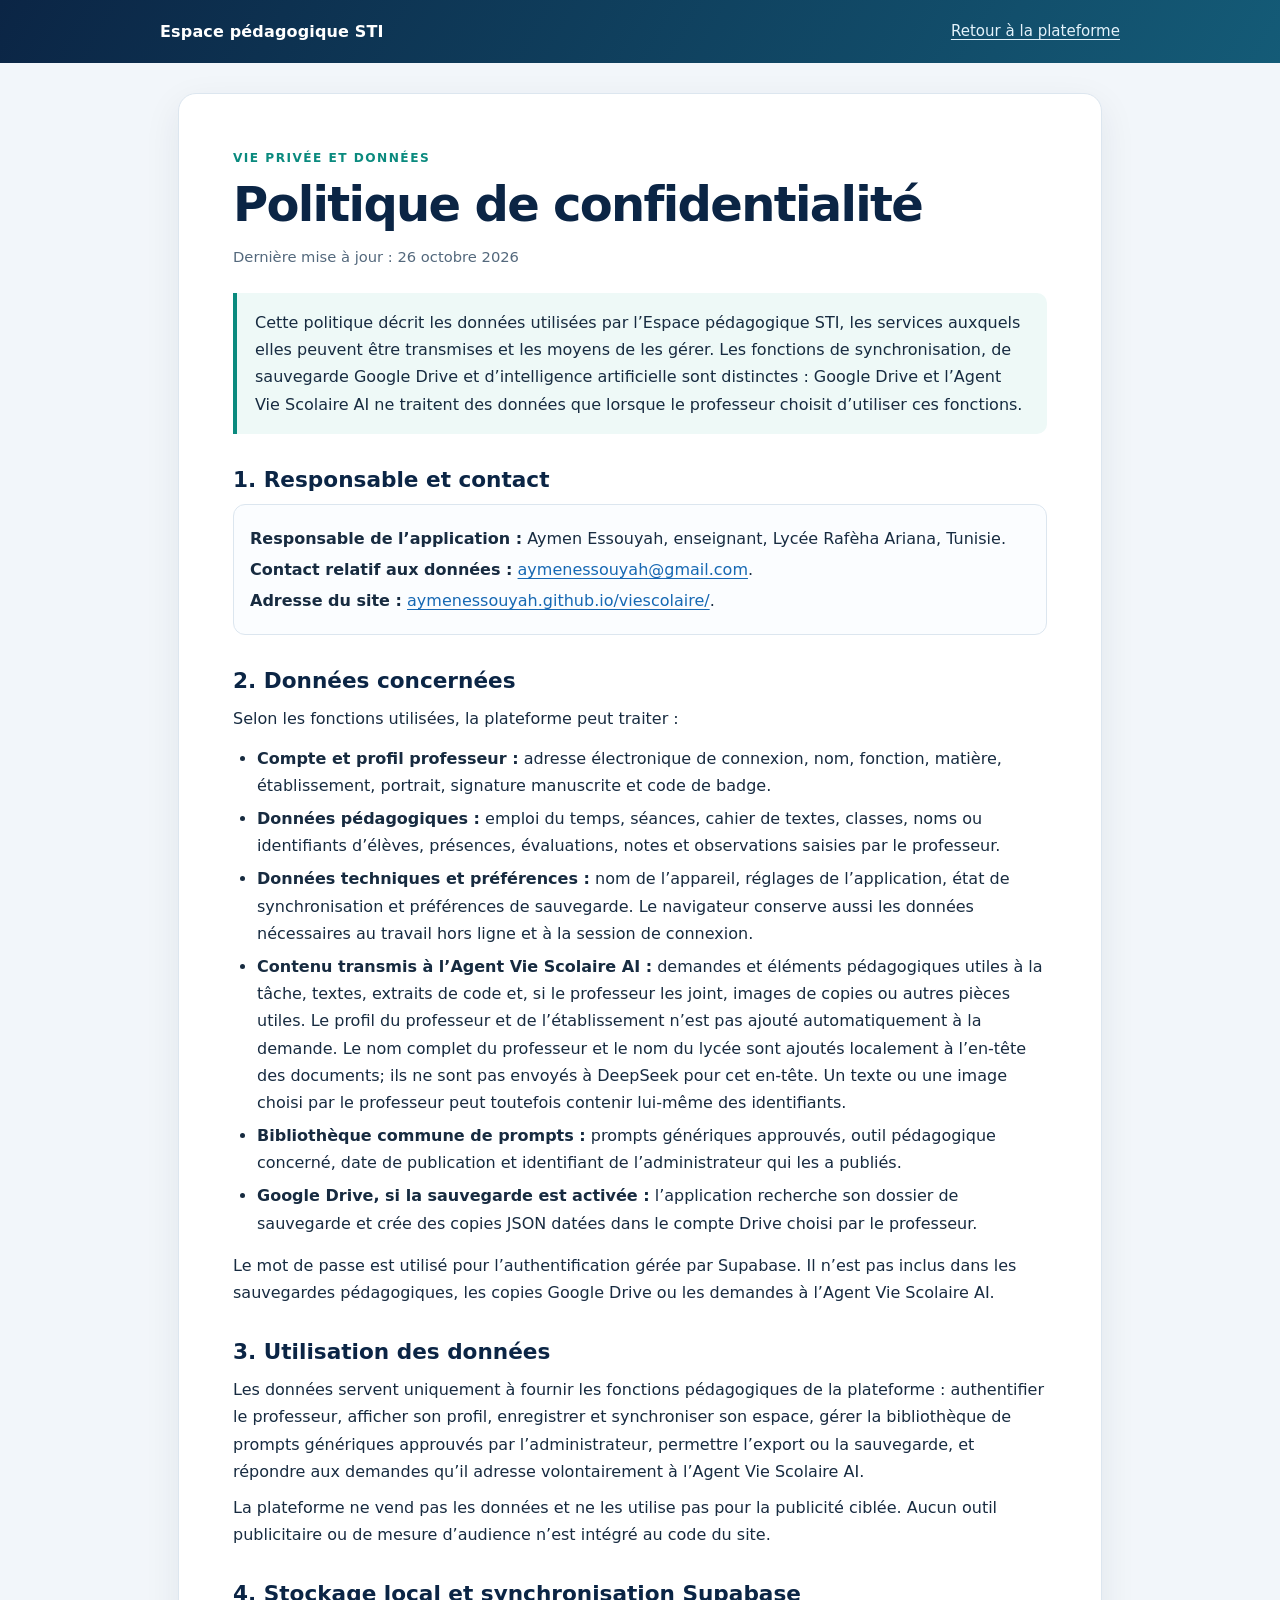
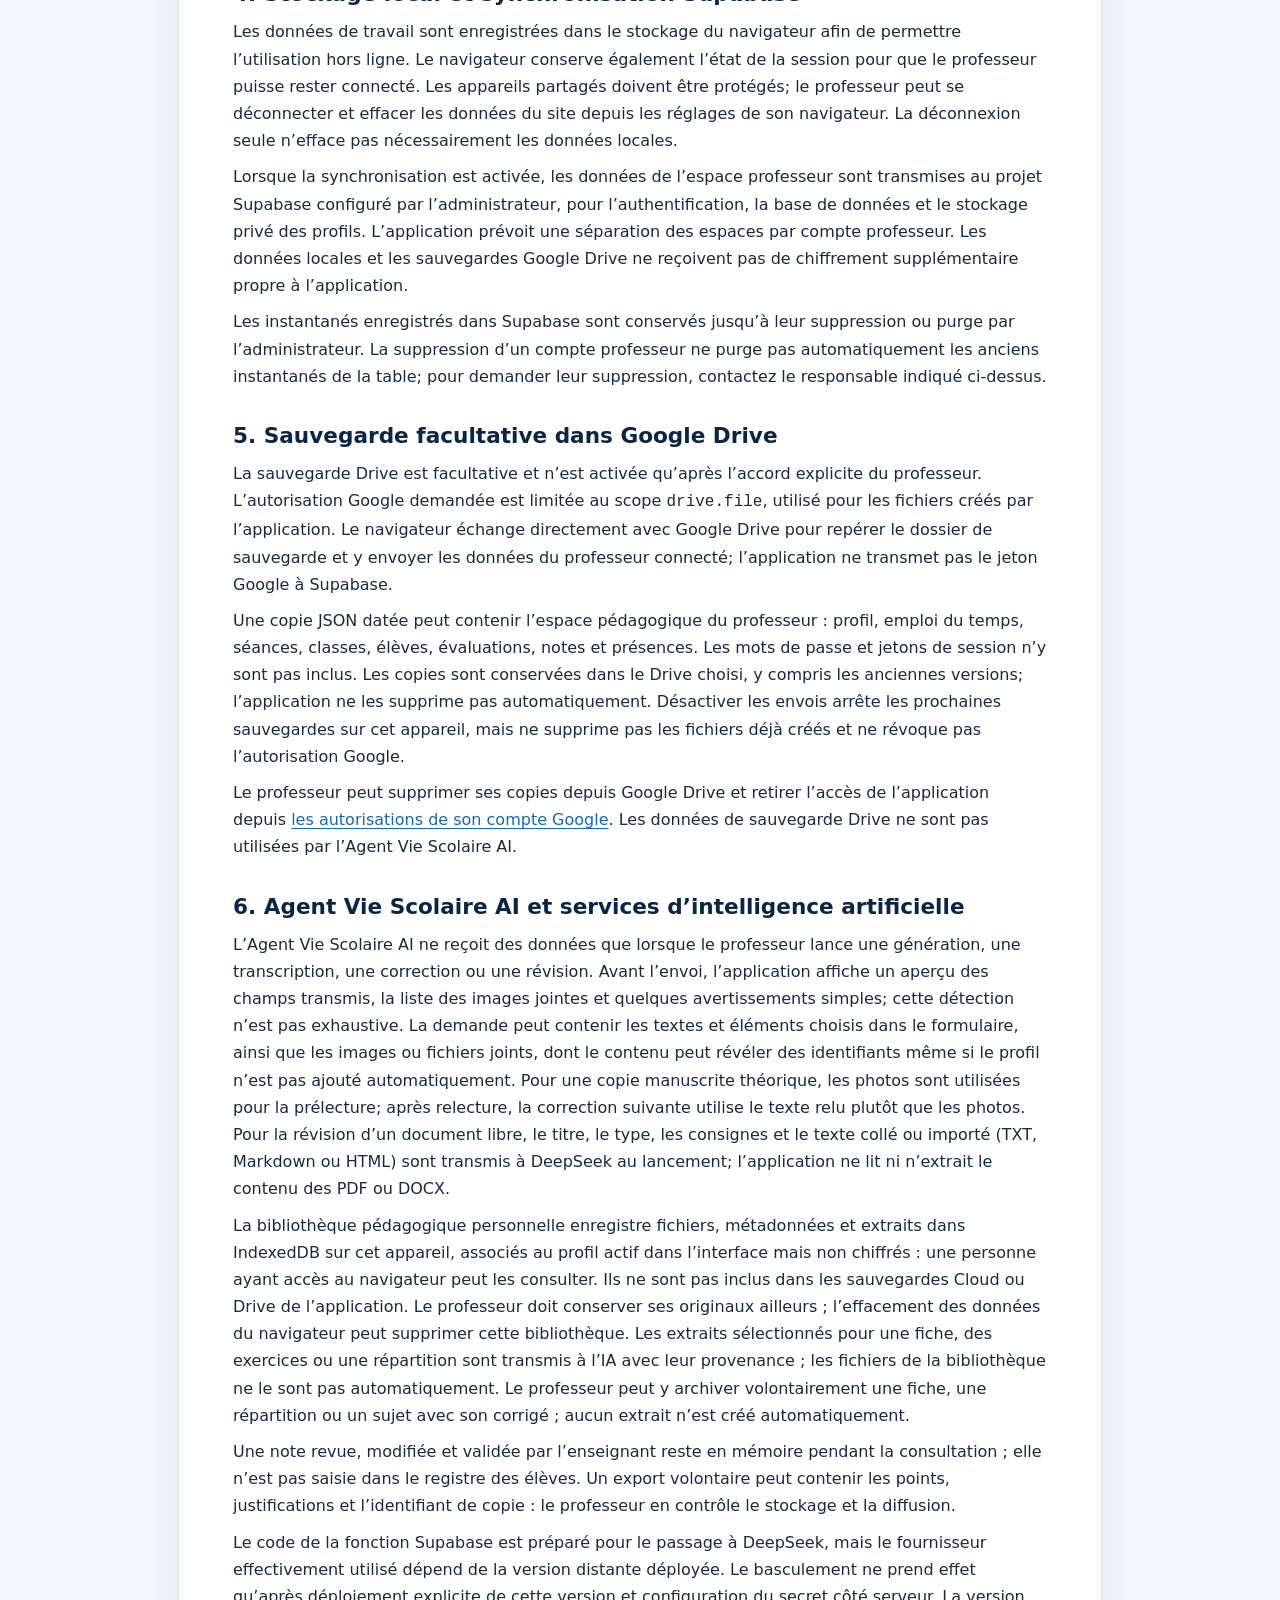
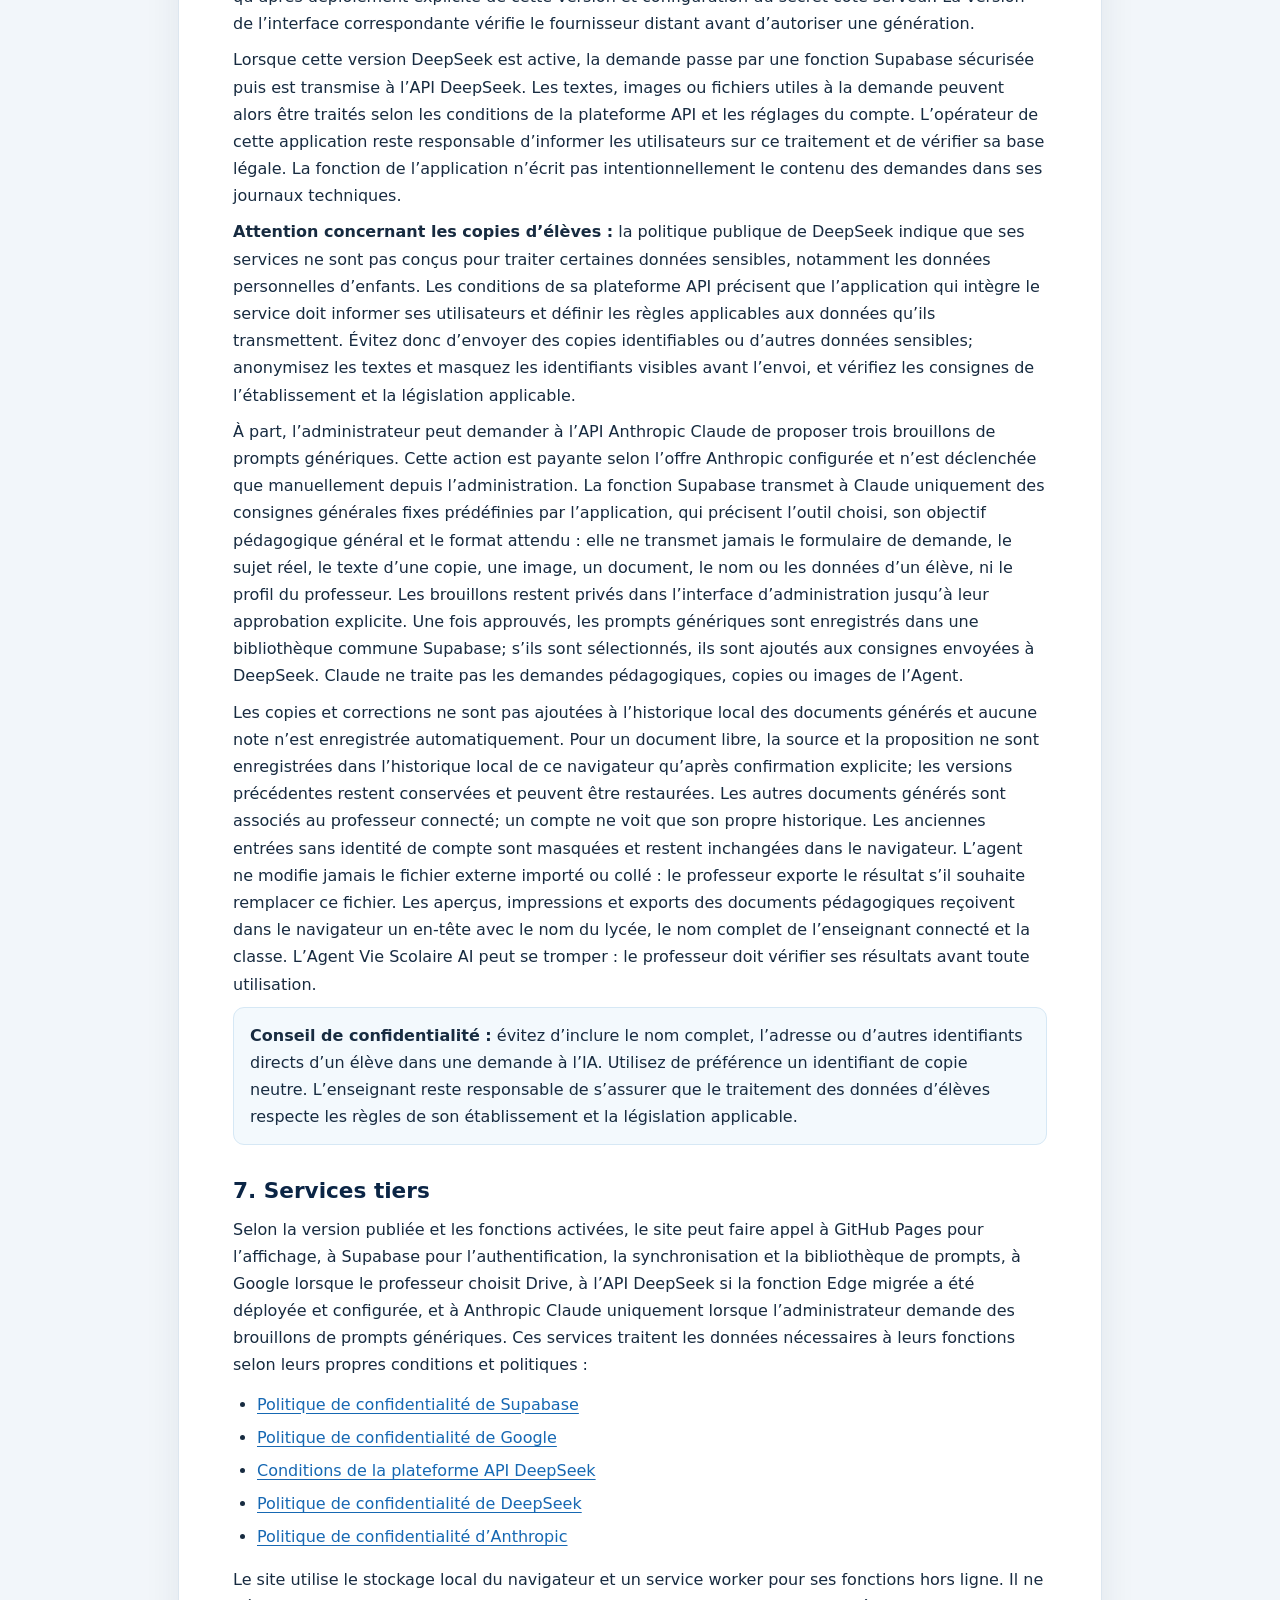
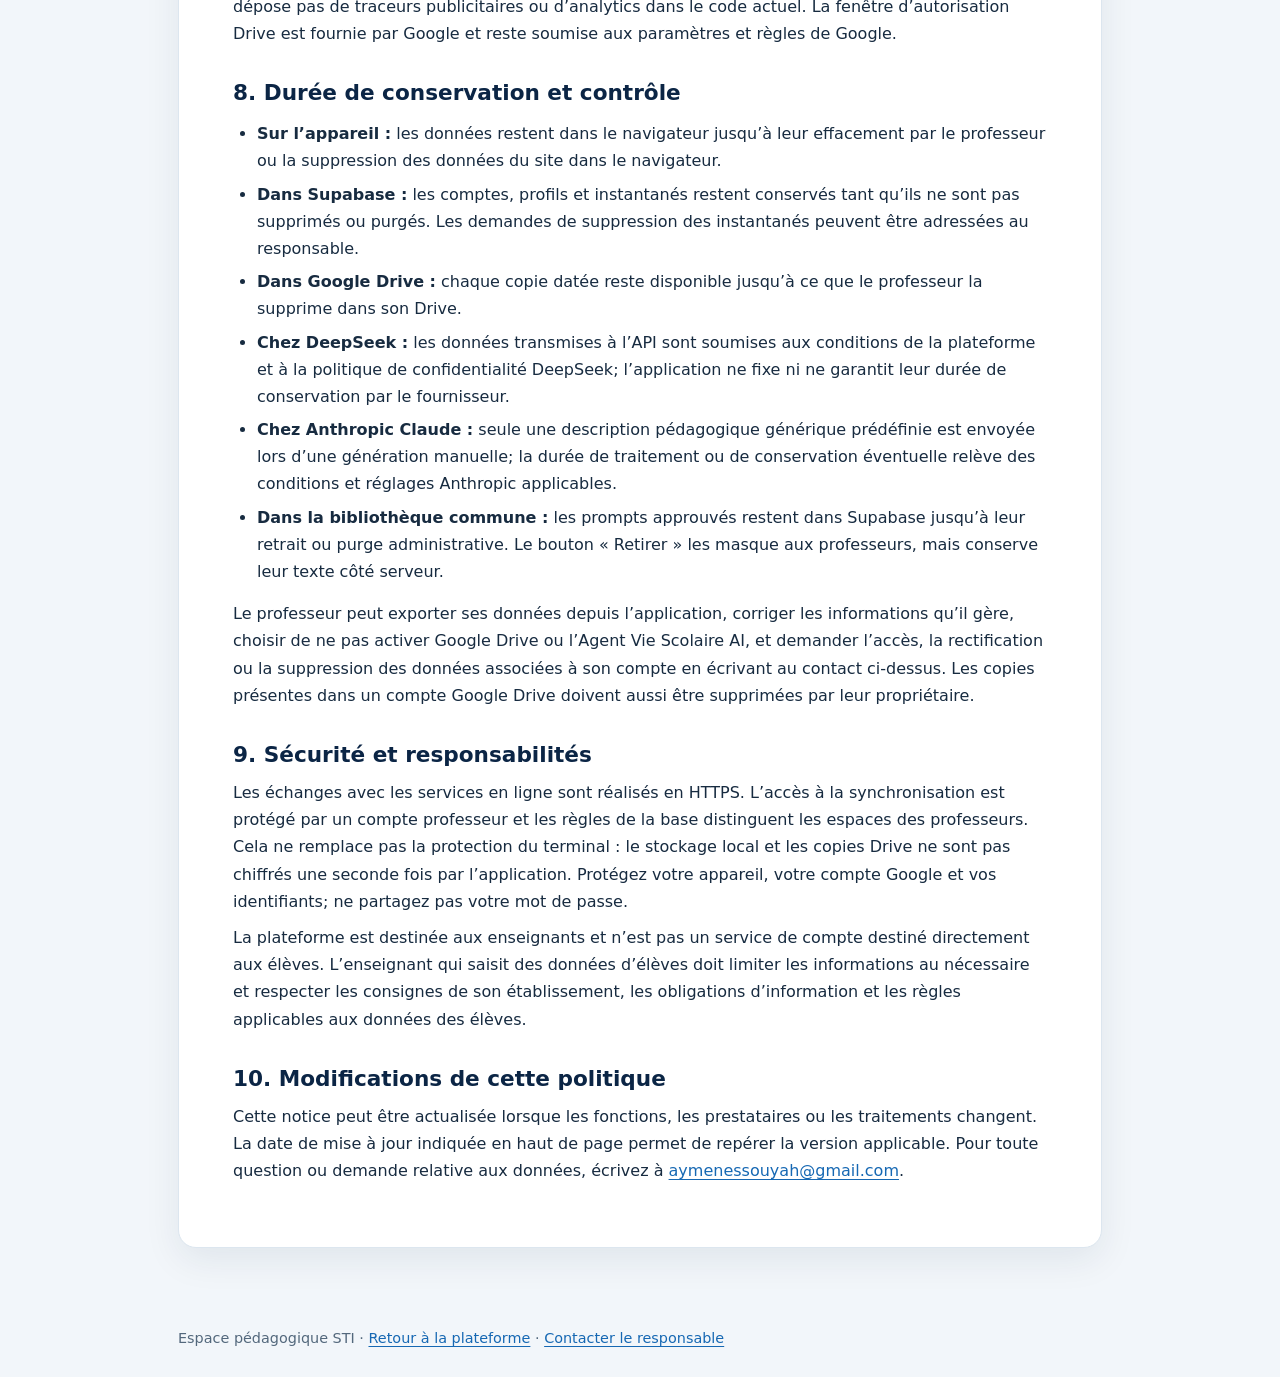
<file: politique-confidentialite.html>
<!doctype html>
<html lang="fr">
<head>
  <meta charset="utf-8">
  <meta name="viewport" content="width=device-width, initial-scale=1">
  <meta name="description" content="Politique de confidentialité de l’Espace pédagogique STI : données de compte et de classe, synchronisation Supabase, sauvegarde Google Drive et traitement facultatif par l’Agent Vie Scolaire AI.">
  <meta name="robots" content="index,follow">
  <link rel="canonical" href="https://aymenessouyah.github.io/viescolaire/politique-confidentialite.html">
  <title>Politique de confidentialité — Espace pédagogique STI</title>
  <style>
    :root{color-scheme:light;--navy:#0b2545;--blue:#1668b3;--teal:#0a8a7e;--ink:#172b40;--muted:#53687c;--line:#dce6ef;--paper:#fff;--bg:#f2f6fa}
    *{box-sizing:border-box}
    html{scroll-behavior:smooth}
    body{margin:0;background:var(--bg);color:var(--ink);font:16px/1.7 system-ui,-apple-system,"Segoe UI",sans-serif}
    a{color:var(--blue);text-underline-offset:3px}
    a:focus-visible{outline:3px solid #68b9d6;outline-offset:3px;border-radius:3px}
    .top{background:linear-gradient(120deg,#0b2545,#145b77);color:#fff;padding:18px 22px}
    .top-inner{max-width:960px;margin:auto;display:flex;align-items:center;justify-content:space-between;gap:16px}
    .brand{color:#fff;text-decoration:none;font-weight:800;letter-spacing:.01em}
    .back{color:#e4f3fb;font-size:.94rem}
    main{max-width:960px;margin:30px auto;padding:0 18px 48px}
    .document{background:var(--paper);border:1px solid var(--line);border-radius:18px;padding:clamp(22px,5vw,54px);box-shadow:0 12px 36px rgba(11,37,69,.08)}
    .eyebrow{margin:0 0 8px;color:var(--teal);font-size:.76rem;font-weight:800;letter-spacing:.12em;text-transform:uppercase}
    h1{margin:0;color:var(--navy);font-size:clamp(2rem,5vw,3rem);line-height:1.15;letter-spacing:-.035em}
    .updated{margin:12px 0 24px;color:var(--muted);font-size:.92rem}
    .intro{padding:16px 18px;margin:0 0 30px;border-left:4px solid var(--teal);border-radius:0 10px 10px 0;background:#eef9f7}
    h2{margin:32px 0 10px;color:var(--navy);font-size:1.35rem;line-height:1.3}
    h3{margin:20px 0 7px;color:#234d6d;font-size:1.05rem}
    p{margin:9px 0}
    ul{margin:8px 0 12px;padding-left:24px}
    li{padding:3px 0}
    .callout{padding:14px 16px;border:1px solid #d6e8f5;border-radius:11px;background:#f3f9fd}
    .contact{padding:16px;border:1px solid var(--line);border-radius:12px;background:#fbfdff}
    .contact p{margin:4px 0}
    .small{color:var(--muted);font-size:.92rem}
    .bottom{max-width:960px;margin:0 auto;padding:0 18px 28px;color:var(--muted);font-size:.9rem}
    @media(max-width:600px){.top{padding:15px 16px}.top-inner{align-items:flex-start;flex-direction:column;gap:7px}main{margin:16px auto;padding:0 10px 24px}.document{border-radius:13px;padding:22px 18px}body{font-size:15px}}
    @media print{body{background:#fff;color:#000}.top,.bottom{padding-left:0;padding-right:0}.top{background:#fff;color:#000;border-bottom:1px solid #aaa}.brand,.back{color:#000}.document{border:0;box-shadow:none;padding:0}main{max-width:none;margin:20px 0;padding:0}.intro,.callout,.contact{background:#fff}a{color:#000;text-decoration:none}}
  </style>
</head>
<body>
  <header class="top">
    <div class="top-inner">
      <a class="brand" href="./">Espace pédagogique STI</a>
      <a class="back" href="./">Retour à la plateforme</a>
    </div>
  </header>

  <main>
    <article class="document">
      <p class="eyebrow">Vie privée et données</p>
      <h1>Politique de confidentialité</h1>
      <p class="updated">Dernière mise à jour : 26 octobre 2026</p>

      <p class="intro">Cette politique décrit les données utilisées par l’Espace pédagogique STI, les services auxquels elles peuvent être transmises et les moyens de les gérer. Les fonctions de synchronisation, de sauvegarde Google Drive et d’intelligence artificielle sont distinctes : Google Drive et l’Agent Vie Scolaire AI ne traitent des données que lorsque le professeur choisit d’utiliser ces fonctions.</p>

      <h2>1. Responsable et contact</h2>
      <div class="contact">
        <p><strong>Responsable de l’application :</strong> Aymen Essouyah, enseignant, Lycée Rafèha Ariana, Tunisie.</p>
        <p><strong>Contact relatif aux données :</strong> <a href="mailto:aymenessouyah@gmail.com">aymenessouyah@gmail.com</a>.</p>
        <p><strong>Adresse du site :</strong> <a href="https://aymenessouyah.github.io/viescolaire/">aymenessouyah.github.io/viescolaire/</a>.</p>
      </div>

      <h2>2. Données concernées</h2>
      <p>Selon les fonctions utilisées, la plateforme peut traiter :</p>
      <ul>
        <li><strong>Compte et profil professeur :</strong> adresse électronique de connexion, nom, fonction, matière, établissement, portrait, signature manuscrite et code de badge.</li>
        <li><strong>Données pédagogiques :</strong> emploi du temps, séances, cahier de textes, classes, noms ou identifiants d’élèves, présences, évaluations, notes et observations saisies par le professeur.</li>
        <li><strong>Données techniques et préférences :</strong> nom de l’appareil, réglages de l’application, état de synchronisation et préférences de sauvegarde. Le navigateur conserve aussi les données nécessaires au travail hors ligne et à la session de connexion.</li>
        <li><strong>Contenu transmis à l’Agent Vie Scolaire AI :</strong> demandes et éléments pédagogiques utiles à la tâche, textes, extraits de code et, si le professeur les joint, images de copies ou autres pièces utiles. Le profil du professeur et de l’établissement n’est pas ajouté automatiquement à la demande. Le nom complet du professeur et le nom du lycée sont ajoutés localement à l’en-tête des documents; ils ne sont pas envoyés à DeepSeek pour cet en-tête. Un texte ou une image choisi par le professeur peut toutefois contenir lui-même des identifiants.</li>
        <li><strong>Bibliothèque commune de prompts :</strong> prompts génériques approuvés, outil pédagogique concerné, date de publication et identifiant de l’administrateur qui les a publiés.</li>
        <li><strong>Google Drive, si la sauvegarde est activée :</strong> l’application recherche son dossier de sauvegarde et crée des copies JSON datées dans le compte Drive choisi par le professeur.</li>
      </ul>
      <p>Le mot de passe est utilisé pour l’authentification gérée par Supabase. Il n’est pas inclus dans les sauvegardes pédagogiques, les copies Google Drive ou les demandes à l’Agent Vie Scolaire AI.</p>

      <h2>3. Utilisation des données</h2>
      <p>Les données servent uniquement à fournir les fonctions pédagogiques de la plateforme : authentifier le professeur, afficher son profil, enregistrer et synchroniser son espace, gérer la bibliothèque de prompts génériques approuvés par l’administrateur, permettre l’export ou la sauvegarde, et répondre aux demandes qu’il adresse volontairement à l’Agent Vie Scolaire AI.</p>
      <p>La plateforme ne vend pas les données et ne les utilise pas pour la publicité ciblée. Aucun outil publicitaire ou de mesure d’audience n’est intégré au code du site.</p>

      <h2>4. Stockage local et synchronisation Supabase</h2>
      <p>Les données de travail sont enregistrées dans le stockage du navigateur afin de permettre l’utilisation hors ligne. Le navigateur conserve également l’état de la session pour que le professeur puisse rester connecté. Les appareils partagés doivent être protégés; le professeur peut se déconnecter et effacer les données du site depuis les réglages de son navigateur. La déconnexion seule n’efface pas nécessairement les données locales.</p>
      <p>Lorsque la synchronisation est activée, les données de l’espace professeur sont transmises au projet Supabase configuré par l’administrateur, pour l’authentification, la base de données et le stockage privé des profils. L’application prévoit une séparation des espaces par compte professeur. Les données locales et les sauvegardes Google Drive ne reçoivent pas de chiffrement supplémentaire propre à l’application.</p>
      <p>Les instantanés enregistrés dans Supabase sont conservés jusqu’à leur suppression ou purge par l’administrateur. La suppression d’un compte professeur ne purge pas automatiquement les anciens instantanés de la table; pour demander leur suppression, contactez le responsable indiqué ci-dessus.</p>

      <h2>5. Sauvegarde facultative dans Google Drive</h2>
      <p>La sauvegarde Drive est facultative et n’est activée qu’après l’accord explicite du professeur. L’autorisation Google demandée est limitée au scope <code>drive.file</code>, utilisé pour les fichiers créés par l’application. Le navigateur échange directement avec Google Drive pour repérer le dossier de sauvegarde et y envoyer les données du professeur connecté; l’application ne transmet pas le jeton Google à Supabase.</p>
      <p>Une copie JSON datée peut contenir l’espace pédagogique du professeur : profil, emploi du temps, séances, classes, élèves, évaluations, notes et présences. Les mots de passe et jetons de session n’y sont pas inclus. Les copies sont conservées dans le Drive choisi, y compris les anciennes versions; l’application ne les supprime pas automatiquement. Désactiver les envois arrête les prochaines sauvegardes sur cet appareil, mais ne supprime pas les fichiers déjà créés et ne révoque pas l’autorisation Google.</p>
      <p>Le professeur peut supprimer ses copies depuis Google Drive et retirer l’accès de l’application depuis <a href="https://myaccount.google.com/permissions" target="_blank" rel="noopener noreferrer">les autorisations de son compte Google</a>. Les données de sauvegarde Drive ne sont pas utilisées par l’Agent Vie Scolaire AI.</p>

      <h2>6. Agent Vie Scolaire AI et services d’intelligence artificielle</h2>
      <p>L’Agent Vie Scolaire AI ne reçoit des données que lorsque le professeur lance une génération, une transcription, une correction ou une révision. Avant l’envoi, l’application affiche un aperçu des champs transmis, la liste des images jointes et quelques avertissements simples; cette détection n’est pas exhaustive. La demande peut contenir les textes et éléments choisis dans le formulaire, ainsi que les images ou fichiers joints, dont le contenu peut révéler des identifiants même si le profil n’est pas ajouté automatiquement. Pour une copie manuscrite théorique, les photos sont utilisées pour la prélecture; après relecture, la correction suivante utilise le texte relu plutôt que les photos. Pour la révision d’un document libre, le titre, le type, les consignes et le texte collé ou importé (TXT, Markdown ou HTML) sont transmis à DeepSeek au lancement; l’application ne lit ni n’extrait le contenu des PDF ou DOCX.</p>
      <p>La bibliothèque pédagogique personnelle enregistre fichiers, métadonnées et extraits dans IndexedDB sur cet appareil, associés au profil actif dans l’interface mais non chiffrés : une personne ayant accès au navigateur peut les consulter. Ils ne sont pas inclus dans les sauvegardes Cloud ou Drive de l’application. Le professeur doit conserver ses originaux ailleurs ; l’effacement des données du navigateur peut supprimer cette bibliothèque. Les extraits sélectionnés pour une fiche, des exercices ou une répartition sont transmis à l’IA avec leur provenance ; les fichiers de la bibliothèque ne le sont pas automatiquement. Le professeur peut y archiver volontairement une fiche, une répartition ou un sujet avec son corrigé ; aucun extrait n’est créé automatiquement.</p>
      <p>Une note revue, modifiée et validée par l’enseignant reste en mémoire pendant la consultation ; elle n’est pas saisie dans le registre des élèves. Un export volontaire peut contenir les points, justifications et l’identifiant de copie : le professeur en contrôle le stockage et la diffusion.</p>
      <p>Le code de la fonction Supabase est préparé pour le passage à DeepSeek, mais le fournisseur effectivement utilisé dépend de la version distante déployée. Le basculement ne prend effet qu’après déploiement explicite de cette version et configuration du secret côté serveur. La version de l’interface correspondante vérifie le fournisseur distant avant d’autoriser une génération.</p>
      <p>Lorsque cette version DeepSeek est active, la demande passe par une fonction Supabase sécurisée puis est transmise à l’API DeepSeek. Les textes, images ou fichiers utiles à la demande peuvent alors être traités selon les conditions de la plateforme API et les réglages du compte. L’opérateur de cette application reste responsable d’informer les utilisateurs sur ce traitement et de vérifier sa base légale. La fonction de l’application n’écrit pas intentionnellement le contenu des demandes dans ses journaux techniques.</p>
      <p><strong>Attention concernant les copies d’élèves :</strong> la politique publique de DeepSeek indique que ses services ne sont pas conçus pour traiter certaines données sensibles, notamment les données personnelles d’enfants. Les conditions de sa plateforme API précisent que l’application qui intègre le service doit informer ses utilisateurs et définir les règles applicables aux données qu’ils transmettent. Évitez donc d’envoyer des copies identifiables ou d’autres données sensibles; anonymisez les textes et masquez les identifiants visibles avant l’envoi, et vérifiez les consignes de l’établissement et la législation applicable.</p>
      <p>À part, l’administrateur peut demander à l’API Anthropic Claude de proposer trois brouillons de prompts génériques. Cette action est payante selon l’offre Anthropic configurée et n’est déclenchée que manuellement depuis l’administration. La fonction Supabase transmet à Claude uniquement des consignes générales fixes prédéfinies par l’application, qui précisent l’outil choisi, son objectif pédagogique général et le format attendu : elle ne transmet jamais le formulaire de demande, le sujet réel, le texte d’une copie, une image, un document, le nom ou les données d’un élève, ni le profil du professeur. Les brouillons restent privés dans l’interface d’administration jusqu’à leur approbation explicite. Une fois approuvés, les prompts génériques sont enregistrés dans une bibliothèque commune Supabase; s’ils sont sélectionnés, ils sont ajoutés aux consignes envoyées à DeepSeek. Claude ne traite pas les demandes pédagogiques, copies ou images de l’Agent.</p>
      <p>Les copies et corrections ne sont pas ajoutées à l’historique local des documents générés et aucune note n’est enregistrée automatiquement. Pour un document libre, la source et la proposition ne sont enregistrées dans l’historique local de ce navigateur qu’après confirmation explicite; les versions précédentes restent conservées et peuvent être restaurées. Les autres documents générés sont associés au professeur connecté; un compte ne voit que son propre historique. Les anciennes entrées sans identité de compte sont masquées et restent inchangées dans le navigateur. L’agent ne modifie jamais le fichier externe importé ou collé : le professeur exporte le résultat s’il souhaite remplacer ce fichier. Les aperçus, impressions et exports des documents pédagogiques reçoivent dans le navigateur un en-tête avec le nom du lycée, le nom complet de l’enseignant connecté et la classe. L’Agent Vie Scolaire AI peut se tromper : le professeur doit vérifier ses résultats avant toute utilisation.</p>
      <div class="callout"><strong>Conseil de confidentialité :</strong> évitez d’inclure le nom complet, l’adresse ou d’autres identifiants directs d’un élève dans une demande à l’IA. Utilisez de préférence un identifiant de copie neutre. L’enseignant reste responsable de s’assurer que le traitement des données d’élèves respecte les règles de son établissement et la législation applicable.</div>

      <h2>7. Services tiers</h2>
      <p>Selon la version publiée et les fonctions activées, le site peut faire appel à GitHub Pages pour l’affichage, à Supabase pour l’authentification, la synchronisation et la bibliothèque de prompts, à Google lorsque le professeur choisit Drive, à l’API DeepSeek si la fonction Edge migrée a été déployée et configurée, et à Anthropic Claude uniquement lorsque l’administrateur demande des brouillons de prompts génériques. Ces services traitent les données nécessaires à leurs fonctions selon leurs propres conditions et politiques :</p>
      <ul>
        <li><a href="https://supabase.com/privacy" target="_blank" rel="noopener noreferrer">Politique de confidentialité de Supabase</a></li>
        <li><a href="https://policies.google.com/privacy?hl=fr" target="_blank" rel="noopener noreferrer">Politique de confidentialité de Google</a></li>
        <li><a href="https://cdn.deepseek.com/policies/en-US/deepseek-open-platform-terms-of-service.html" target="_blank" rel="noopener noreferrer">Conditions de la plateforme API DeepSeek</a></li>
        <li><a href="https://cdn.deepseek.com/policies/en-US/deepseek-privacy-policy.html" target="_blank" rel="noopener noreferrer">Politique de confidentialité de DeepSeek</a></li>
        <li><a href="https://www.anthropic.com/legal/privacy" target="_blank" rel="noopener noreferrer">Politique de confidentialité d’Anthropic</a></li>
      </ul>
      <p>Le site utilise le stockage local du navigateur et un service worker pour ses fonctions hors ligne. Il ne dépose pas de traceurs publicitaires ou d’analytics dans le code actuel. La fenêtre d’autorisation Drive est fournie par Google et reste soumise aux paramètres et règles de Google.</p>

      <h2>8. Durée de conservation et contrôle</h2>
      <ul>
        <li><strong>Sur l’appareil :</strong> les données restent dans le navigateur jusqu’à leur effacement par le professeur ou la suppression des données du site dans le navigateur.</li>
        <li><strong>Dans Supabase :</strong> les comptes, profils et instantanés restent conservés tant qu’ils ne sont pas supprimés ou purgés. Les demandes de suppression des instantanés peuvent être adressées au responsable.</li>
        <li><strong>Dans Google Drive :</strong> chaque copie datée reste disponible jusqu’à ce que le professeur la supprime dans son Drive.</li>
        <li><strong>Chez DeepSeek :</strong> les données transmises à l’API sont soumises aux conditions de la plateforme et à la politique de confidentialité DeepSeek; l’application ne fixe ni ne garantit leur durée de conservation par le fournisseur.</li>
        <li><strong>Chez Anthropic Claude :</strong> seule une description pédagogique générique prédéfinie est envoyée lors d’une génération manuelle; la durée de traitement ou de conservation éventuelle relève des conditions et réglages Anthropic applicables.</li>
        <li><strong>Dans la bibliothèque commune :</strong> les prompts approuvés restent dans Supabase jusqu’à leur retrait ou purge administrative. Le bouton « Retirer » les masque aux professeurs, mais conserve leur texte côté serveur.</li>
      </ul>
      <p>Le professeur peut exporter ses données depuis l’application, corriger les informations qu’il gère, choisir de ne pas activer Google Drive ou l’Agent Vie Scolaire AI, et demander l’accès, la rectification ou la suppression des données associées à son compte en écrivant au contact ci-dessus. Les copies présentes dans un compte Google Drive doivent aussi être supprimées par leur propriétaire.</p>

      <h2>9. Sécurité et responsabilités</h2>
      <p>Les échanges avec les services en ligne sont réalisés en HTTPS. L’accès à la synchronisation est protégé par un compte professeur et les règles de la base distinguent les espaces des professeurs. Cela ne remplace pas la protection du terminal : le stockage local et les copies Drive ne sont pas chiffrés une seconde fois par l’application. Protégez votre appareil, votre compte Google et vos identifiants; ne partagez pas votre mot de passe.</p>
      <p>La plateforme est destinée aux enseignants et n’est pas un service de compte destiné directement aux élèves. L’enseignant qui saisit des données d’élèves doit limiter les informations au nécessaire et respecter les consignes de son établissement, les obligations d’information et les règles applicables aux données des élèves.</p>

      <h2>10. Modifications de cette politique</h2>
      <p>Cette notice peut être actualisée lorsque les fonctions, les prestataires ou les traitements changent. La date de mise à jour indiquée en haut de page permet de repérer la version applicable. Pour toute question ou demande relative aux données, écrivez à <a href="mailto:aymenessouyah@gmail.com">aymenessouyah@gmail.com</a>.</p>
    </article>
  </main>

  <footer class="bottom">Espace pédagogique STI · <a href="./">Retour à la plateforme</a> · <a href="mailto:aymenessouyah@gmail.com">Contacter le responsable</a></footer>
</body>
</html>
</file>
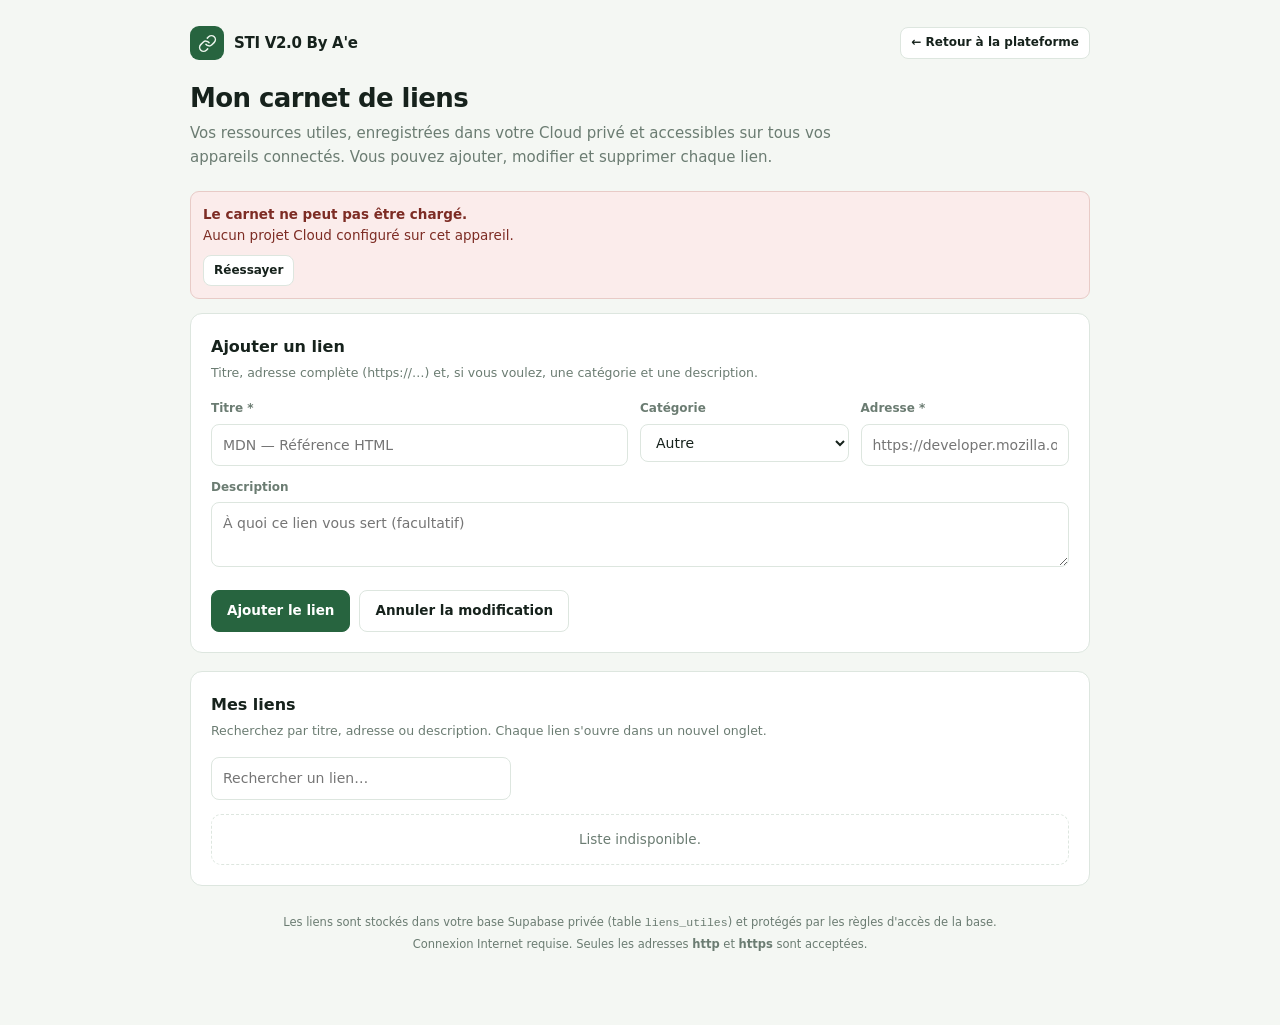
<file: Carnet de liens/carnet.html>
<!DOCTYPE html>
<html lang="fr">
<head>
<meta charset="utf-8">
<meta name="viewport" content="width=device-width, initial-scale=1">
<title>Mon carnet de liens — Espace pédagogique STI</title>
<meta name="description" content="Carnet de liens utiles du professeur : ajouter, modifier et supprimer des ressources, enregistrées dans le Cloud privé.">
<link rel="stylesheet" href="../assets/color-mode.css">
<style>
:root{--bg:#f4f7f3;--card:#fff;--ink:#16221c;--muted:#6b7c72;--line:#dde6df;--accent:#27643f;--accent-soft:#eaf4ec;--amber:#a9772a;--rose:#a33b30;--rose-soft:#fbeceb;--r:12px}
*{box-sizing:border-box}
body{margin:0;background:var(--bg);color:var(--ink);font:15px/1.6 "Segoe UI",system-ui,-apple-system,Arial,sans-serif}
a{color:var(--accent)}
.wrap{max-width:940px;margin:0 auto;padding:26px 20px 60px}
.top{display:flex;align-items:center;justify-content:space-between;gap:14px;flex-wrap:wrap;margin-bottom:22px}
.brand{display:flex;align-items:center;gap:10px;font-weight:700;letter-spacing:-.3px}
.brand .mark{width:34px;height:34px;border-radius:9px;background:var(--accent);color:#eaf4ec;display:grid;place-items:center}
h1{font-size:26px;line-height:1.25;margin:0 0 6px;letter-spacing:-.6px}
.lead{color:var(--muted);margin:0 0 22px;max-width:70ch}
.card{background:var(--card);border:1px solid var(--line);border-radius:var(--r);padding:20px;margin-bottom:18px}
.card h2{font-size:16px;margin:0 0 4px}
.card .hint{color:var(--muted);font-size:12.5px;margin:0 0 16px}
label.f{display:block;font-size:12px;font-weight:600;color:var(--muted);margin-bottom:5px}
input,select,textarea{width:100%;padding:9px 11px;border:1px solid var(--line);border-radius:8px;background:#fff;color:var(--ink);font:inherit;font-size:14px}
textarea{resize:vertical;min-height:64px}
input:focus,select:focus,textarea:focus{outline:2px solid var(--accent);outline-offset:1px;border-color:var(--accent)}
.grid{display:grid;gap:12px}
.g2{grid-template-columns:1fr 1fr}
.g3{grid-template-columns:2fr 1fr 1fr}
@media(max-width:680px){.g2,.g3{grid-template-columns:1fr}}
.actions{display:flex;gap:9px;flex-wrap:wrap;margin-top:16px}
.btn{display:inline-flex;align-items:center;gap:7px;padding:9px 15px;border-radius:8px;border:1px solid var(--line);background:#fff;color:var(--ink);font:inherit;font-size:13.5px;font-weight:600;cursor:pointer;text-decoration:none}
.btn:hover{border-color:var(--accent)}
.btn-primary{background:var(--accent);border-color:var(--accent);color:#fff}
.btn-primary:hover{background:#1f5033;color:#fff}
.btn-danger{color:var(--rose);border-color:#e3cfcc}
.btn-danger:hover{background:var(--rose-soft);border-color:var(--rose)}
.btn-xs{padding:5px 10px;font-size:12px}
.btn:disabled{opacity:.5;cursor:not-allowed}
.msg{margin-top:14px;padding:10px 13px;border-radius:8px;font-size:13.5px;display:none}
.msg.on{display:block}
.msg.ok{background:var(--accent-soft);color:#1e5334;border:1px solid #c6e0cd}
.msg.err{background:var(--rose-soft);color:#7d2c24;border:1px solid #e8cbc7}
.tools{display:flex;gap:10px;align-items:center;flex-wrap:wrap;margin-bottom:14px}
.tools input{max-width:300px}
.count{color:var(--muted);font-size:12.5px;margin-left:auto}
.lien{display:flex;gap:12px;align-items:flex-start;padding:13px;border:1px solid var(--line);border-radius:10px;margin-bottom:9px;background:#fcfdfb}
.lien:hover{border-color:#c4d6c8}
.lien .meta{flex:1;min-width:0}
.lien .titre{font-weight:650;display:flex;gap:8px;align-items:center;flex-wrap:wrap}
.lien .titre a{text-decoration:none}
.lien .titre a:hover{text-decoration:underline}
.lien .adr{font-size:11.5px;color:var(--muted);word-break:break-all;margin-top:1px}
.lien .desc{font-size:12.5px;color:#3f5147;margin-top:4px}
.lien .ops{display:flex;gap:6px;flex-shrink:0}
.tag{font-size:10px;font-weight:700;letter-spacing:.4px;text-transform:uppercase;padding:2px 7px;border-radius:5px;background:var(--accent-soft);color:var(--accent);white-space:nowrap}
.empty{color:var(--muted);font-size:13.5px;padding:14px;text-align:center;border:1px dashed var(--line);border-radius:10px}
.state{padding:12px;border-radius:9px;font-size:13.5px;margin-bottom:14px}
.state.warn{background:#fdf6e6;border:1px solid #e5d3a6;color:#6b4f13}
.state.err{background:var(--rose-soft);border:1px solid #e8cbc7;color:#7d2c24}
.foot{color:var(--muted);font-size:11.5px;text-align:center;margin-top:26px;line-height:1.8}
.sr{position:absolute;width:1px;height:1px;overflow:hidden;clip:rect(0 0 0 0)}
</style>
</head>
<body>
<div class="wrap">
  <div class="top">
    <div class="brand">
      <span class="mark" aria-hidden="true">
        <svg viewBox="0 0 24 24" width="19" height="19" fill="none" stroke="currentColor" stroke-width="1.9" stroke-linecap="round" stroke-linejoin="round"><path d="M10 13a5 5 0 0 0 7.54.54l3-3a5 5 0 0 0-7.07-7.07l-1.72 1.71"/><path d="M14 11a5 5 0 0 0-7.54-.54l-3 3a5 5 0 0 0 7.07 7.07l1.71-1.71"/></svg>
      </span>
      <span>STI V2.0 By A'e</span>
    </div>
    <a class="btn btn-xs" href="../index.html">← Retour à la plateforme</a>
  </div>

  <h1>Mon carnet de liens</h1>
  <p class="lead">Vos ressources utiles, enregistrées dans votre Cloud privé et accessibles sur tous vos appareils connectés. Vous pouvez ajouter, modifier et supprimer chaque lien.</p>

  <div id="etat"></div>

  <!-- ---------------- formulaire ---------------- -->
  <section class="card" aria-labelledby="form-titre">
    <h2 id="form-titre">Ajouter un lien</h2>
    <p class="hint" id="form-hint">Titre, adresse complète (https://…) et, si vous voulez, une catégorie et une description.</p>
    <form id="form" novalidate>
      <div class="grid g3">
        <div>
          <label class="f" for="f-titre">Titre *</label>
          <input id="f-titre" name="titre" maxlength="120" required autocomplete="off" placeholder="MDN — Référence HTML">
        </div>
        <div>
          <label class="f" for="f-categorie">Catégorie</label>
          <select id="f-categorie" name="categorie">
            <option>Cours</option><option>Exercices</option><option>Outils</option><option>Références</option><option selected>Autre</option>
          </select>
        </div>
        <div>
          <label class="f" for="f-url">Adresse *</label>
          <input id="f-url" name="url" maxlength="2048" required autocomplete="off" inputmode="url" placeholder="https://developer.mozilla.org/fr/">
        </div>
      </div>
      <div style="margin-top:12px">
        <label class="f" for="f-description">Description <span class="sr">(facultative)</span></label>
        <textarea id="f-description" name="description" maxlength="300" rows="2" placeholder="À quoi ce lien vous sert (facultatif)"></textarea>
      </div>
      <div class="msg" id="form-msg" role="status" aria-live="polite"></div>
      <div class="actions">
        <button class="btn btn-primary" type="submit" id="f-submit">Ajouter le lien</button>
        <button class="btn" type="button" id="f-cancel" hidden>Annuler la modification</button>
      </div>
    </form>
  </section>

  <!-- ---------------- liste ---------------- -->
  <section class="card" aria-labelledby="liste-titre">
    <h2 id="liste-titre">Mes liens</h2>
    <p class="hint">Recherchez par titre, adresse ou description. Chaque lien s'ouvre dans un nouvel onglet.</p>
    <div class="tools">
      <label class="sr" for="q">Rechercher un lien</label>
      <input id="q" type="search" placeholder="Rechercher un lien…" autocomplete="off">
      <span class="count" id="count" aria-live="polite"></span>
    </div>
    <div id="liste" aria-busy="true"><div class="empty">Chargement…</div></div>
  </section>

  <p class="foot">
    Les liens sont stockés dans votre base Supabase privée (table <code>liens_utiles</code>) et protégés par les règles d'accès de la base.<br>
    Connexion Internet requise. Seules les adresses <b>http</b> et <b>https</b> sont acceptées.
  </p>
</div>

<script src="../supabase/config.js"></script>
<script src="../assets/liens-cloud.js"></script>
<script>
(function () {
  'use strict';
  var API = window.STI_LIENS;
  var lienEnCours = null;               /* null = création, sinon modification */
  var cache = [];                        /* dernière liste connue du serveur */

  var $ = function (id) { return document.getElementById(id); };
  var form = $('form'), msgBox = $('form-msg'), liste = $('liste'), etat = $('etat');
  var btnSubmit = $('f-submit'), btnCancel = $('f-cancel'), champQ = $('q'), compteur = $('count');

  function esc(v) {
    return String(v == null ? '' : v).replace(/[&<>"']/g, function (c) {
      return { '&': '&amp;', '<': '&lt;', '>': '&gt;', '"': '&quot;', "'": '&#39;' }[c];
    });
  }
  function afficher(texte, kind) {
    msgBox.textContent = texte || '';
    msgBox.className = 'msg' + (texte ? ' on ' + (kind || 'ok') : '');
  }
  function etatMessage(html, kind) {
    etat.innerHTML = html ? '<div class="state ' + kind + '">' + html + '</div>' : '';
  }

  /* ---------- rendu ---------- */
  function rendre() {
    var q = (champQ.value || '').trim().toLowerCase();
    var vus = cache.filter(function (l) {
      if (!q) return true;
      return (l.titre + ' ' + l.url + ' ' + l.description + ' ' + l.categorie).toLowerCase().indexOf(q) >= 0;
    });
    compteur.textContent = vus.length + (vus.length > 1 ? ' liens' : ' lien') +
      (cache.length !== vus.length ? ' sur ' + cache.length : '');
    liste.setAttribute('aria-busy', 'false');
    if (!vus.length) {
      liste.innerHTML = '<div class="empty">' + (cache.length
        ? 'Aucun lien ne correspond à cette recherche.'
        : 'Votre carnet est vide. Ajoutez votre premier lien ci-dessus.') + '</div>';
      return;
    }
    liste.innerHTML = vus.map(function (l) {
      return '<article class="lien" data-id="' + esc(l.id) + '">' +
        '<div class="meta">' +
          '<div class="titre"><a href="' + esc(l.url) + '" target="_blank" rel="noopener noreferrer">' + esc(l.titre) + '</a>' +
            '<span class="tag">' + esc(l.categorie) + '</span></div>' +
          '<div class="adr">' + esc(l.url) + '</div>' +
          (l.description ? '<div class="desc">' + esc(l.description) + '</div>' : '') +
        '</div>' +
        '<div class="ops">' +
          '<button type="button" class="btn btn-xs" data-modifier="' + esc(l.id) + '">Modifier</button>' +
          '<button type="button" class="btn btn-xs btn-danger" data-supprimer="' + esc(l.id) + '">Supprimer</button>' +
        '</div>' +
      '</article>';
    }).join('');
  }

  /* ---------- chargement ---------- */
  function charger() {
    liste.setAttribute('aria-busy', 'true');
    liste.innerHTML = '<div class="empty">Chargement…</div>';
    return API.lister().then(function (liens) {
      cache = liens; etatMessage('', 'warn'); rendre();
    }).catch(function (e) {
      cache = [];
      liste.innerHTML = '<div class="empty">Liste indisponible.</div>';
      compteur.textContent = '';
      etatMessage('<b>Le carnet ne peut pas être chargé.</b><br>' + esc(e.message) +
        '<br><button type="button" class="btn btn-xs" id="retry" style="margin-top:8px">Réessayer</button>', 'err');
      var b = $('retry'); if (b) b.onclick = charger;
    });
  }

  /* ---------- formulaire ---------- */
  function reinitialiser(garderMessage) {
    lienEnCours = null;
    form.reset();
    $('f-categorie').value = 'Autre';
    btnSubmit.textContent = 'Ajouter le lien';
    btnCancel.hidden = true;
    $('form-titre').textContent = 'Ajouter un lien';
    if (!garderMessage) afficher('');
  }
  function chargerDansFormulaire(lien) {
    lienEnCours = lien.id;
    $('f-titre').value = lien.titre;
    $('f-url').value = lien.url;
    $('f-categorie').value = lien.categorie;
    $('f-description').value = lien.description || '';
    btnSubmit.textContent = 'Enregistrer les modifications';
    btnCancel.hidden = false;
    $('form-titre').textContent = 'Modifier le lien';
    afficher('');
    form.scrollIntoView({ behavior: 'smooth', block: 'center' });
    $('f-titre').focus();
  }

  form.addEventListener('submit', function (evenement) {
    evenement.preventDefault();
    var donnees = {
      titre: $('f-titre').value,
      url: $('f-url').value,
      categorie: $('f-categorie').value,
      description: $('f-description').value
    };
    /* validation locale d'abord : message immédiat, sans aller-retour réseau */
    try { API.valider(donnees); }
    catch (e) { afficher(e.message, 'err'); return; }

    var modification = !!lienEnCours;
    btnSubmit.disabled = true;
    afficher(modification ? 'Enregistrement…' : 'Ajout…', 'ok');
    var action = modification ? API.modifier(lienEnCours, donnees) : API.ajouter(donnees);
    action.then(function () {
      reinitialiser(true);
      afficher(modification ? 'Lien modifié.' : 'Lien ajouté.', 'ok');
      return charger();
    }).catch(function (e) {
      afficher(e.message, 'err');
    }).then(function () { btnSubmit.disabled = false; });
  });
  btnCancel.addEventListener('click', reinitialiser);
  champQ.addEventListener('input', rendre);

  /* ---------- actions sur la liste ---------- */
  liste.addEventListener('click', function (evenement) {
    var cible = evenement.target.closest ? evenement.target.closest('[data-modifier],[data-supprimer]') : null;
    if (!cible) return;
    var idModifier = cible.getAttribute('data-modifier');
    var idSupprimer = cible.getAttribute('data-supprimer');
    if (idModifier) {
      var lien = cache.filter(function (l) { return l.id === idModifier; })[0];
      if (lien) chargerDansFormulaire(lien);
      return;
    }
    var aSupprimer = cache.filter(function (l) { return l.id === idSupprimer; })[0];
    if (!aSupprimer) return;
    if (!window.confirm('Supprimer « ' + aSupprimer.titre + ' » ?\n\nCette suppression est définitive.')) return;
    cible.disabled = true;
    API.supprimer(idSupprimer).then(function () {
      afficher('Lien supprimé.', 'ok');
      if (lienEnCours === idSupprimer) reinitialiser();
      return charger();
    }).catch(function (e) {
      cible.disabled = false;
      afficher(e.message, 'err');
    });
  });

  charger();
})();
</script>
</body>
</html>
</file>
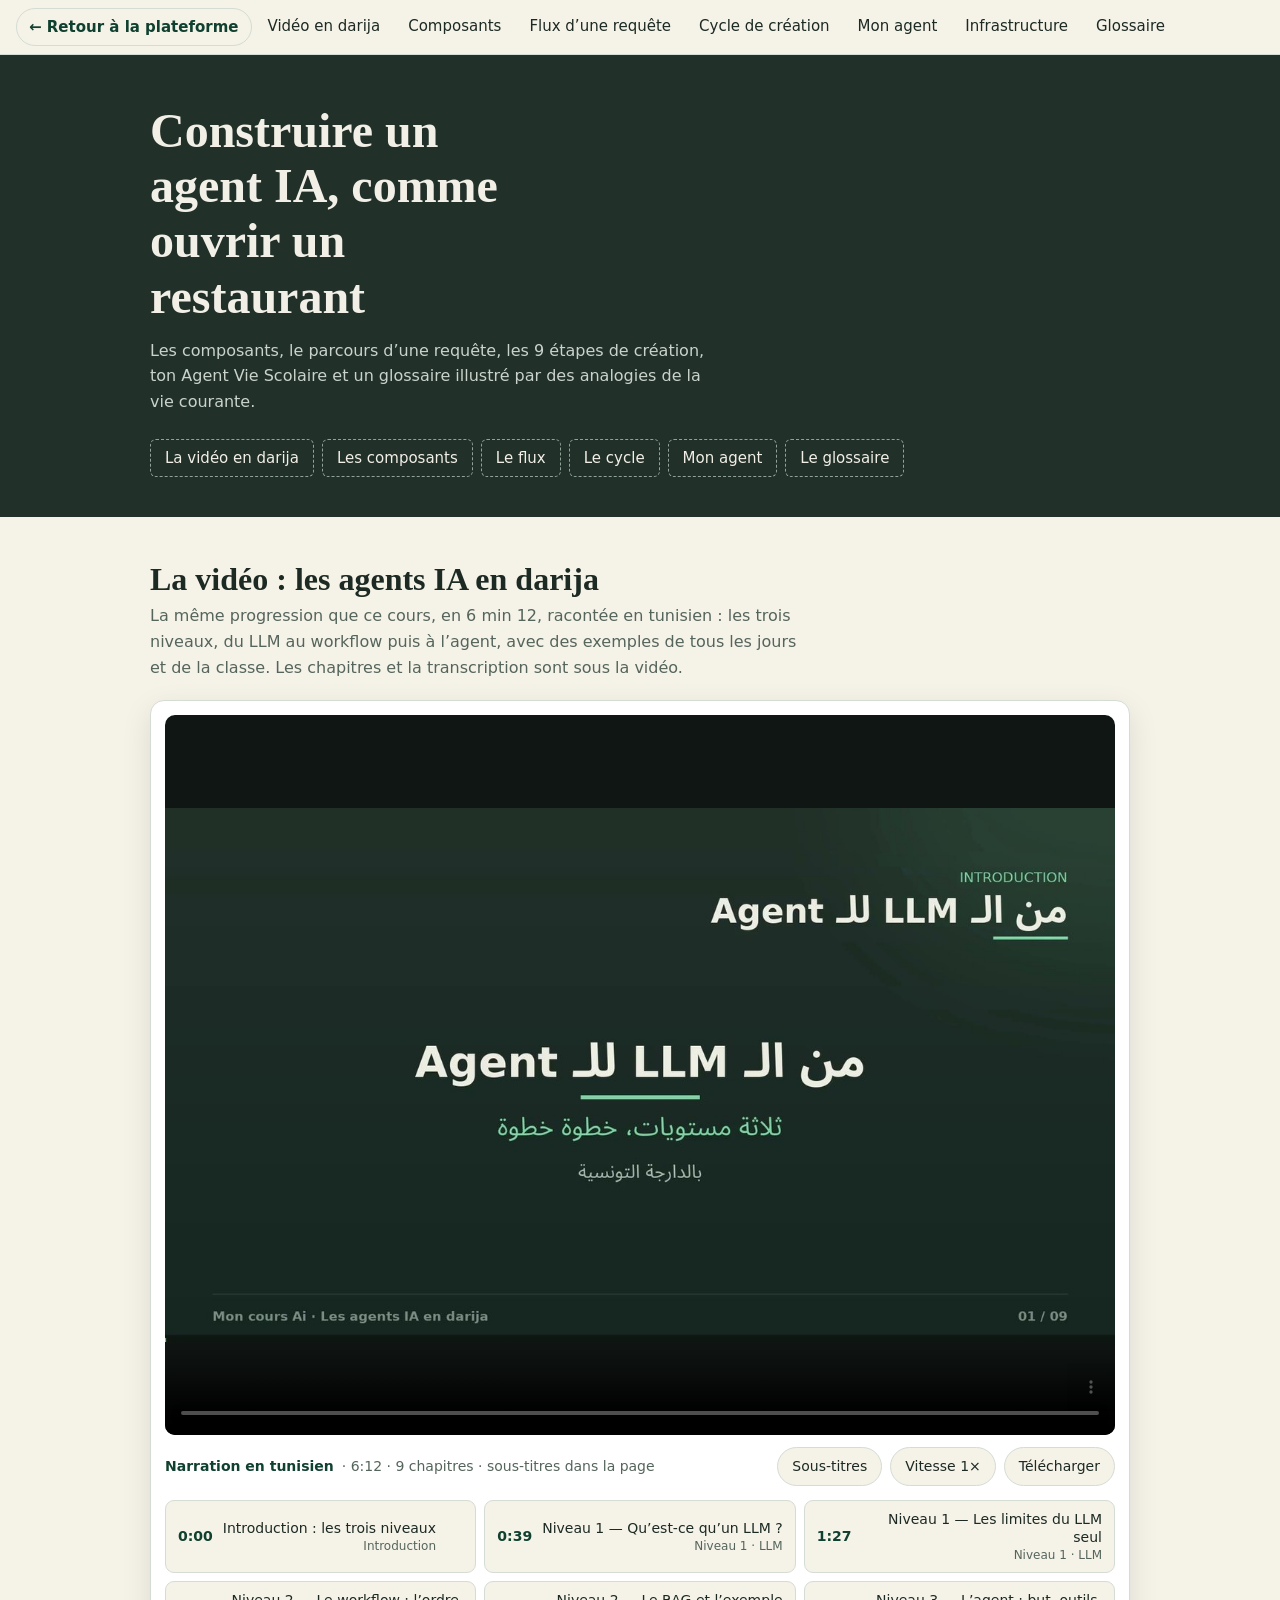
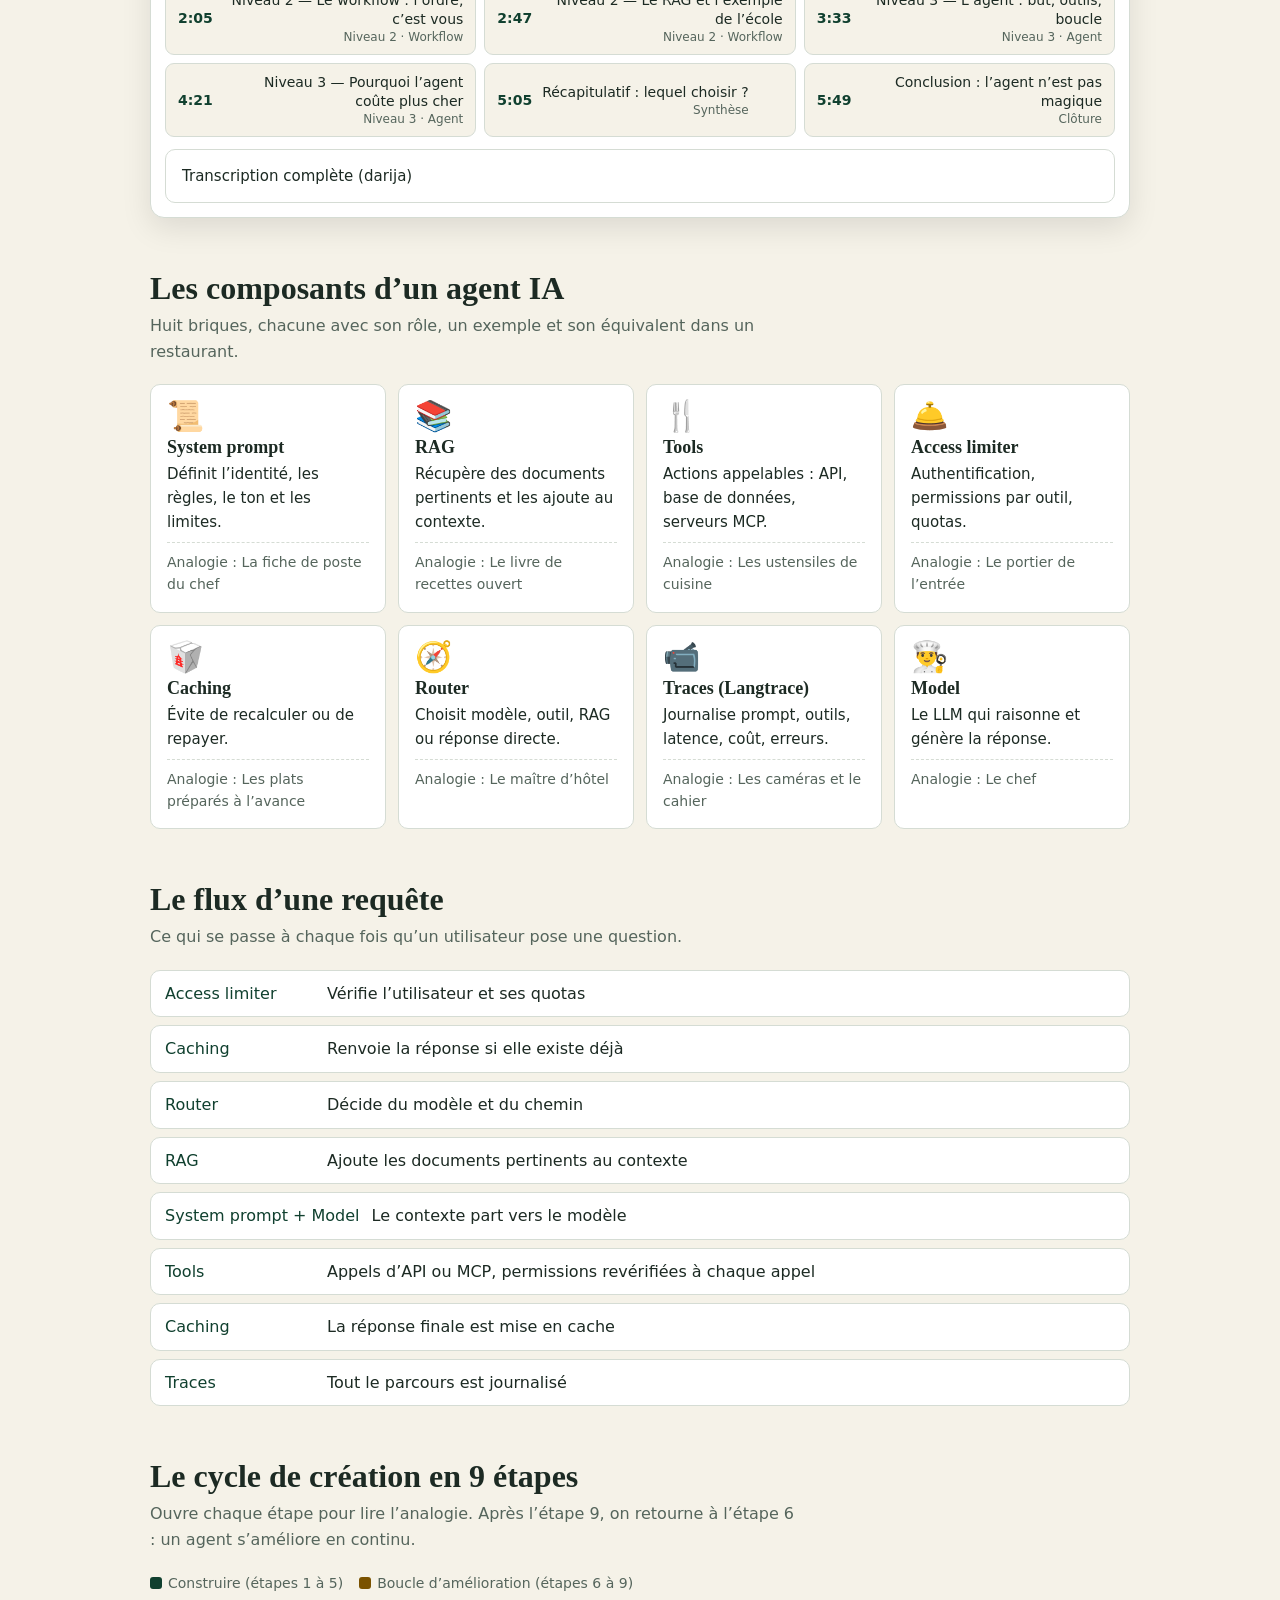
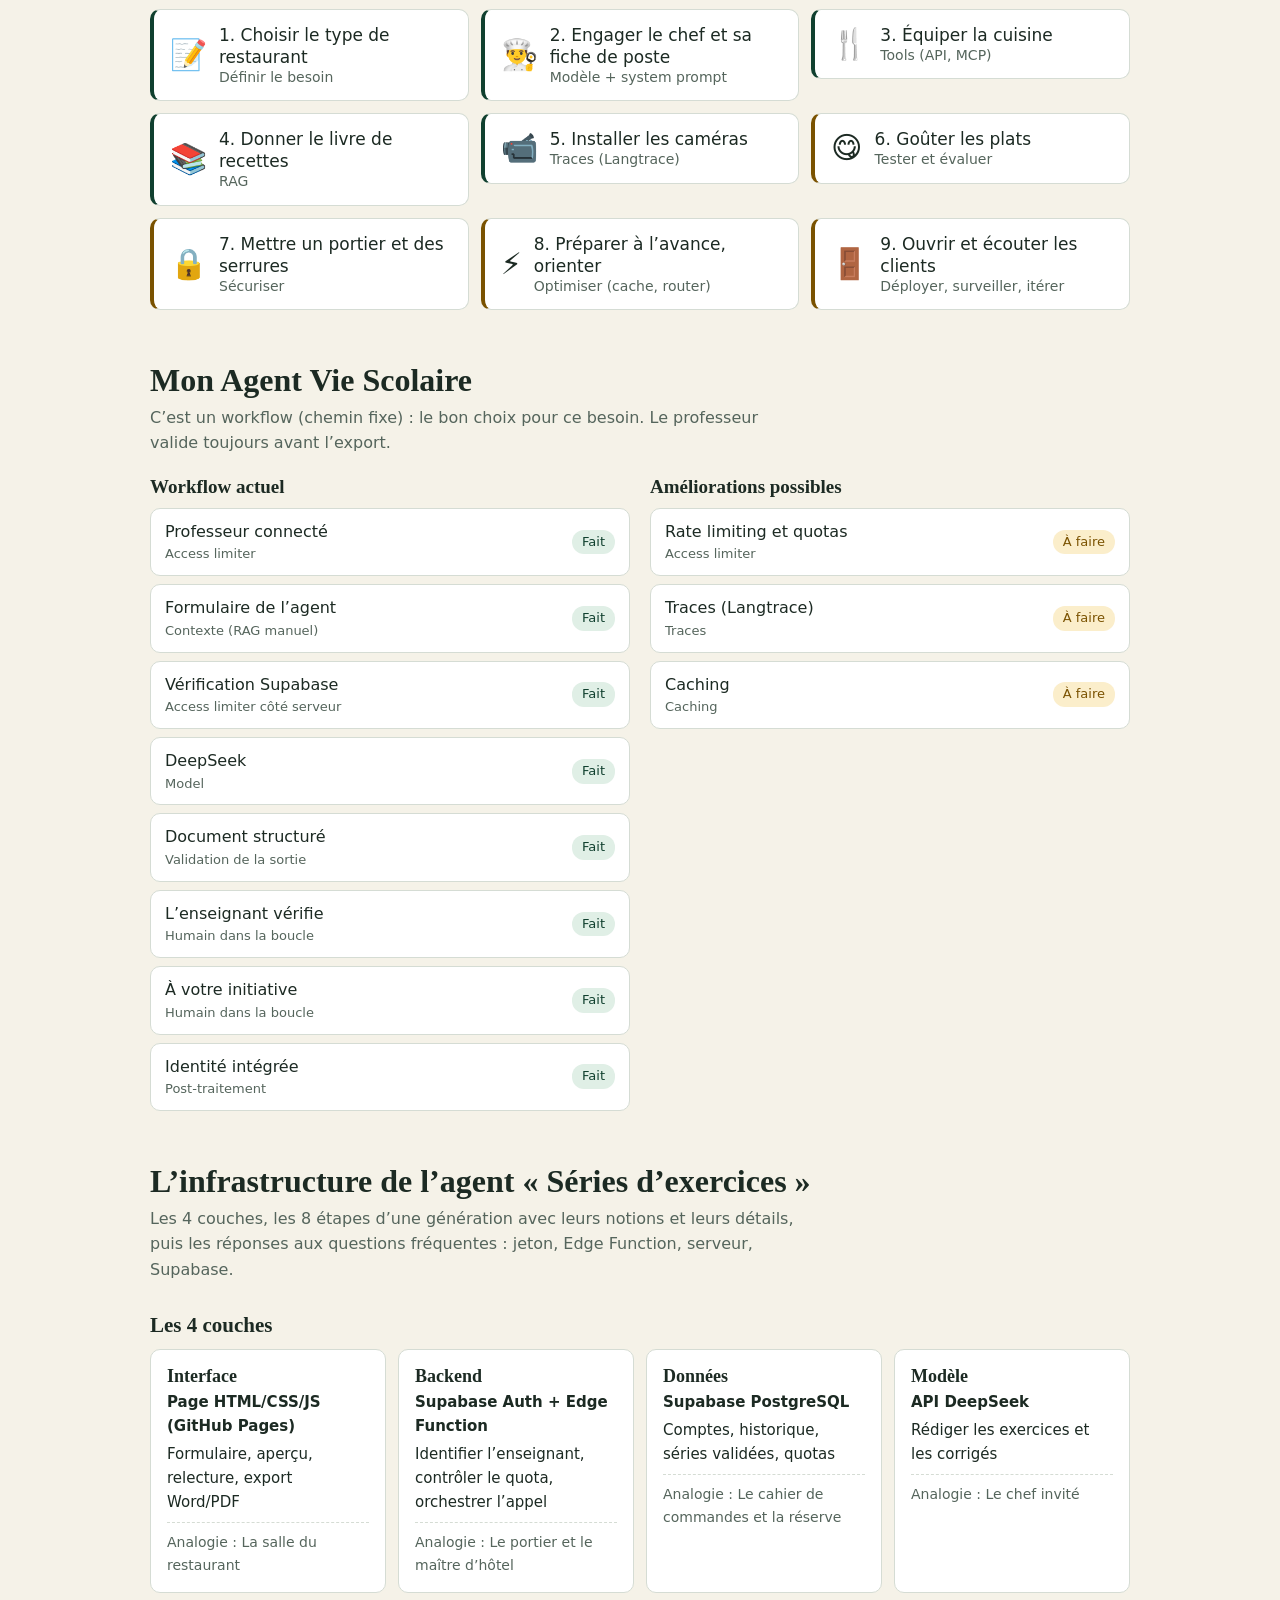
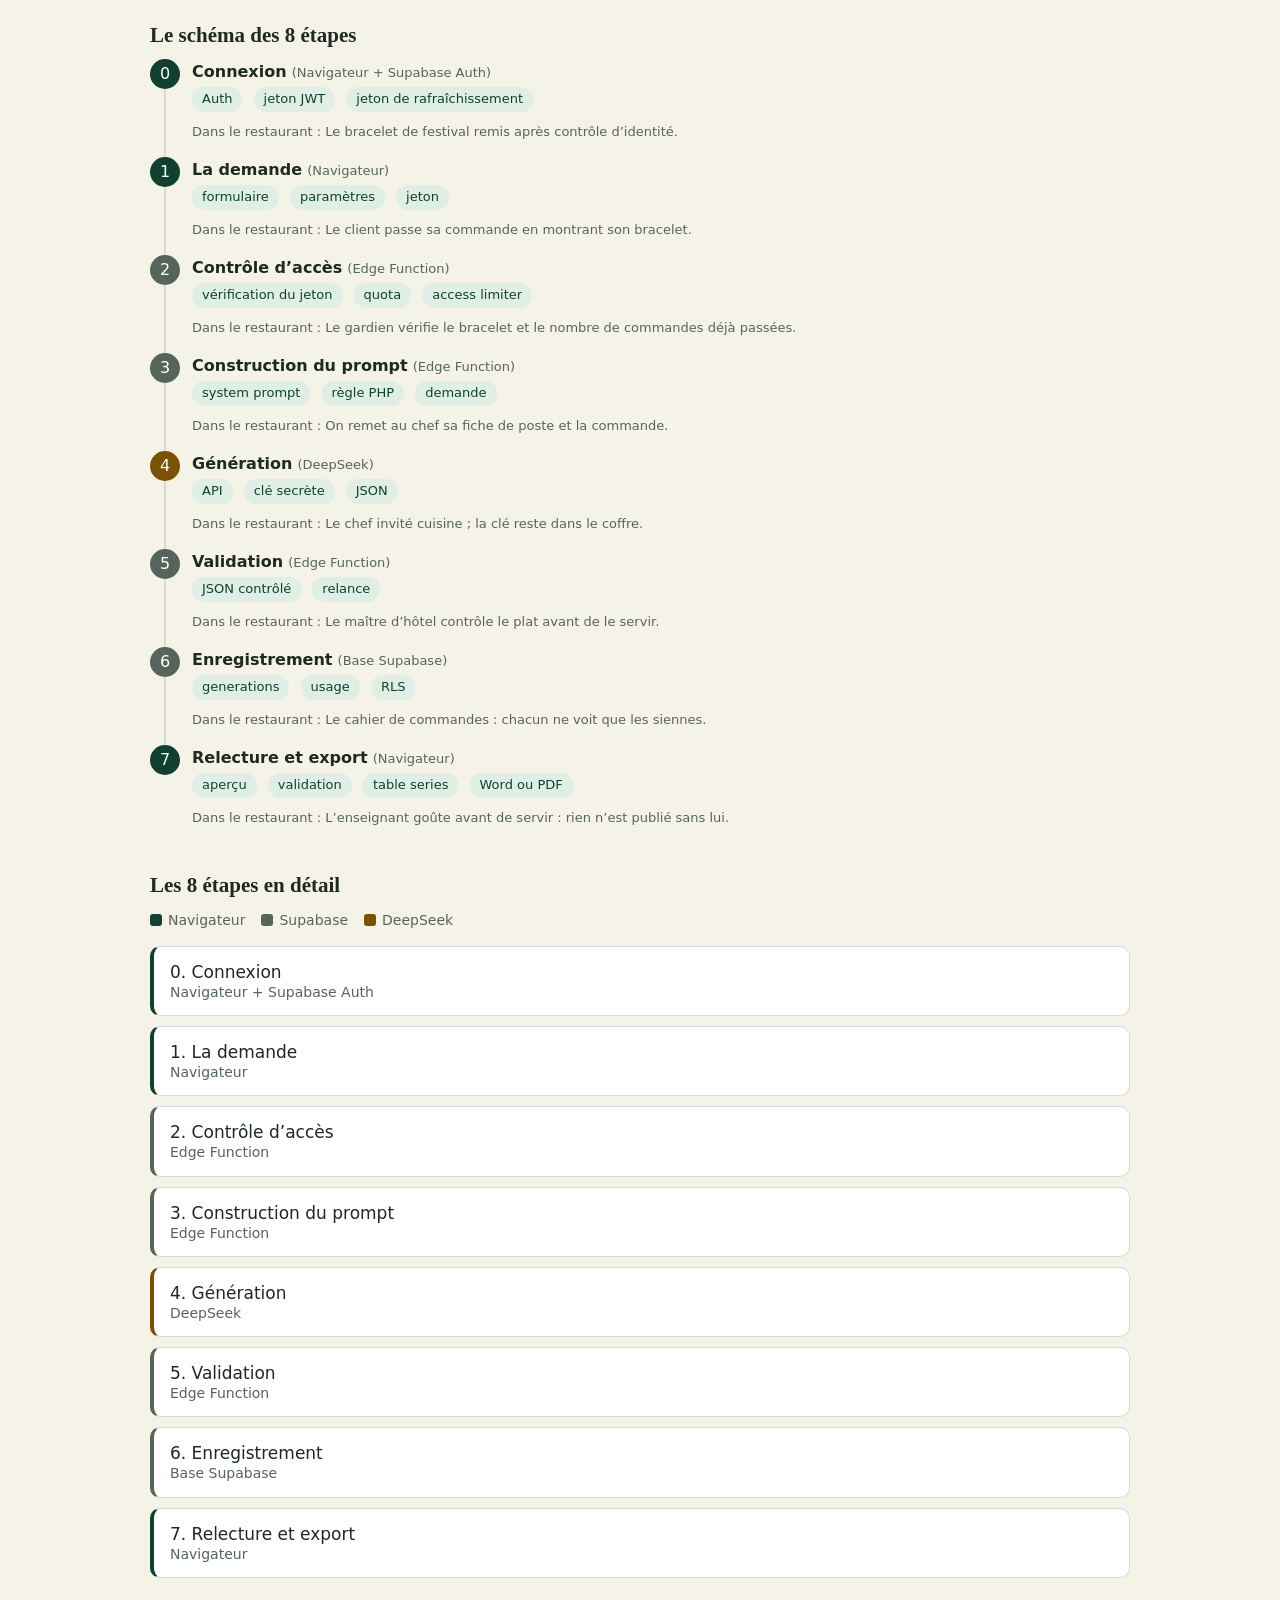
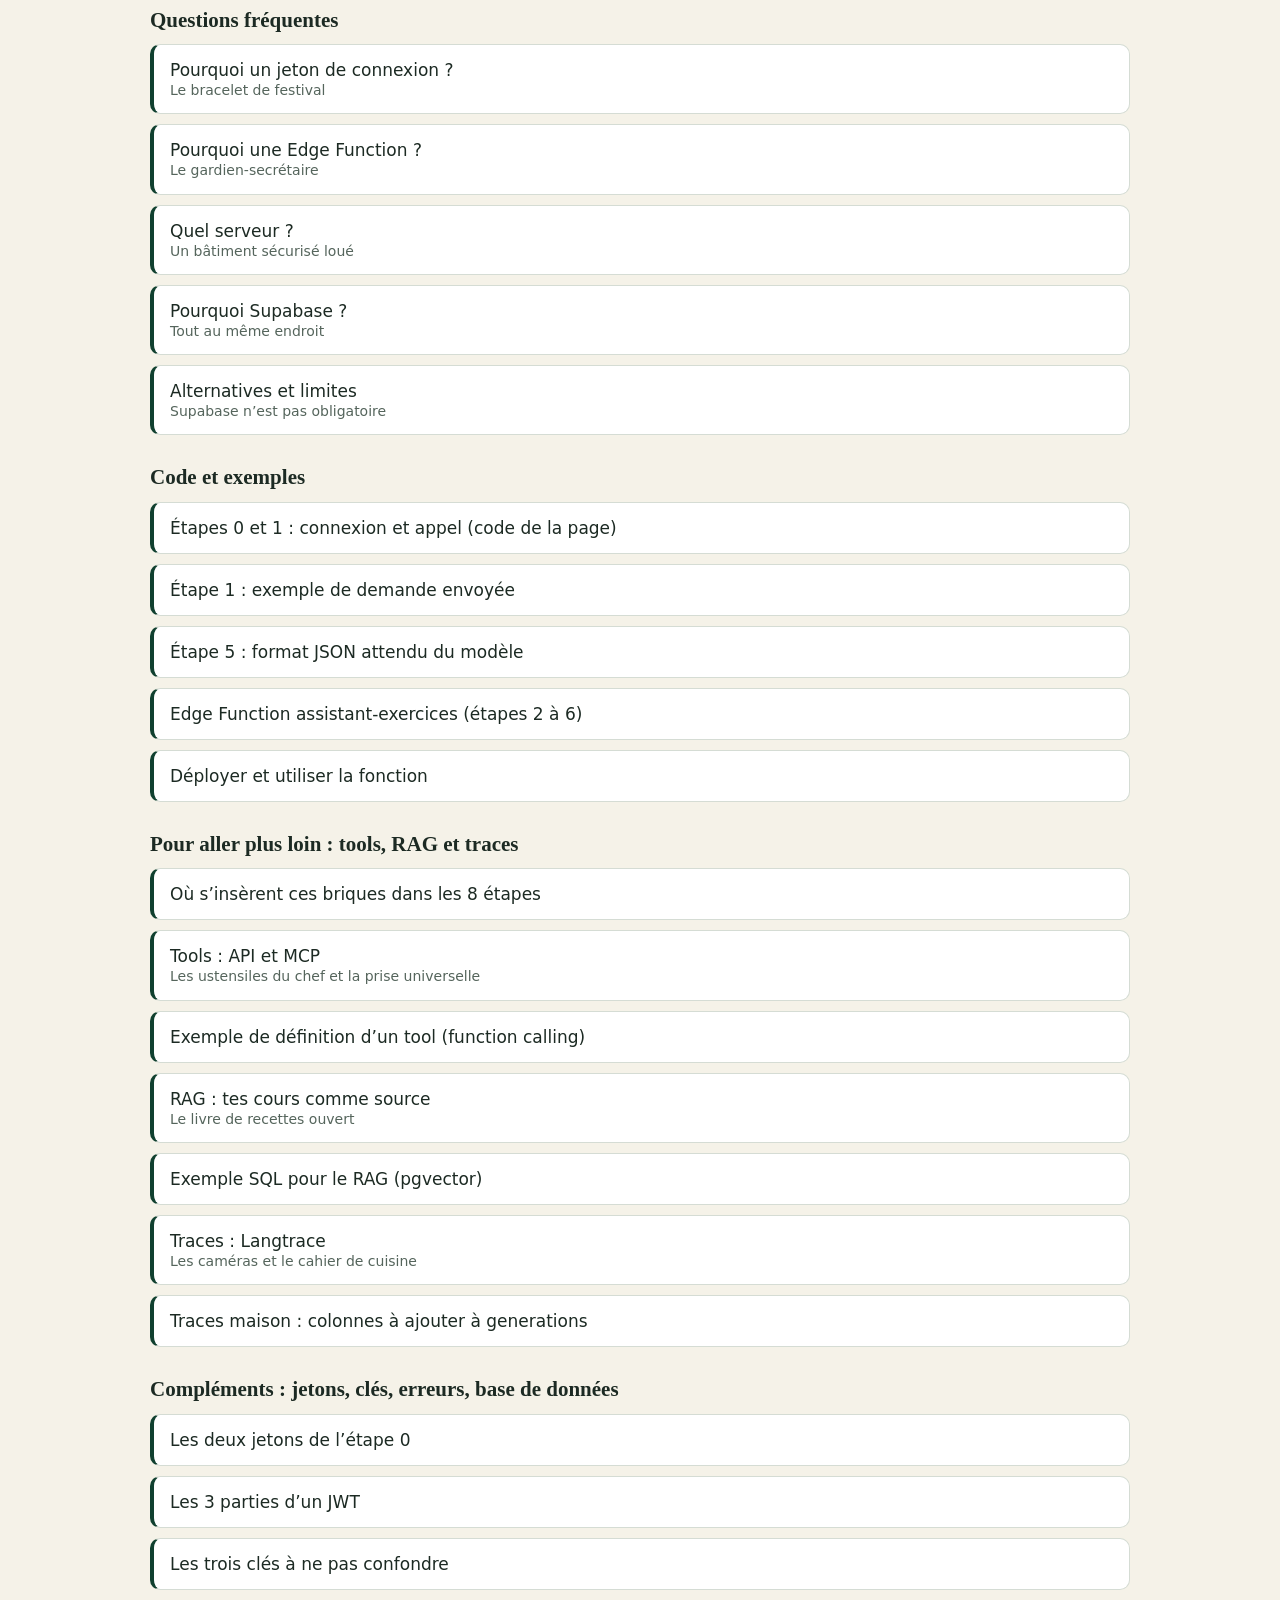
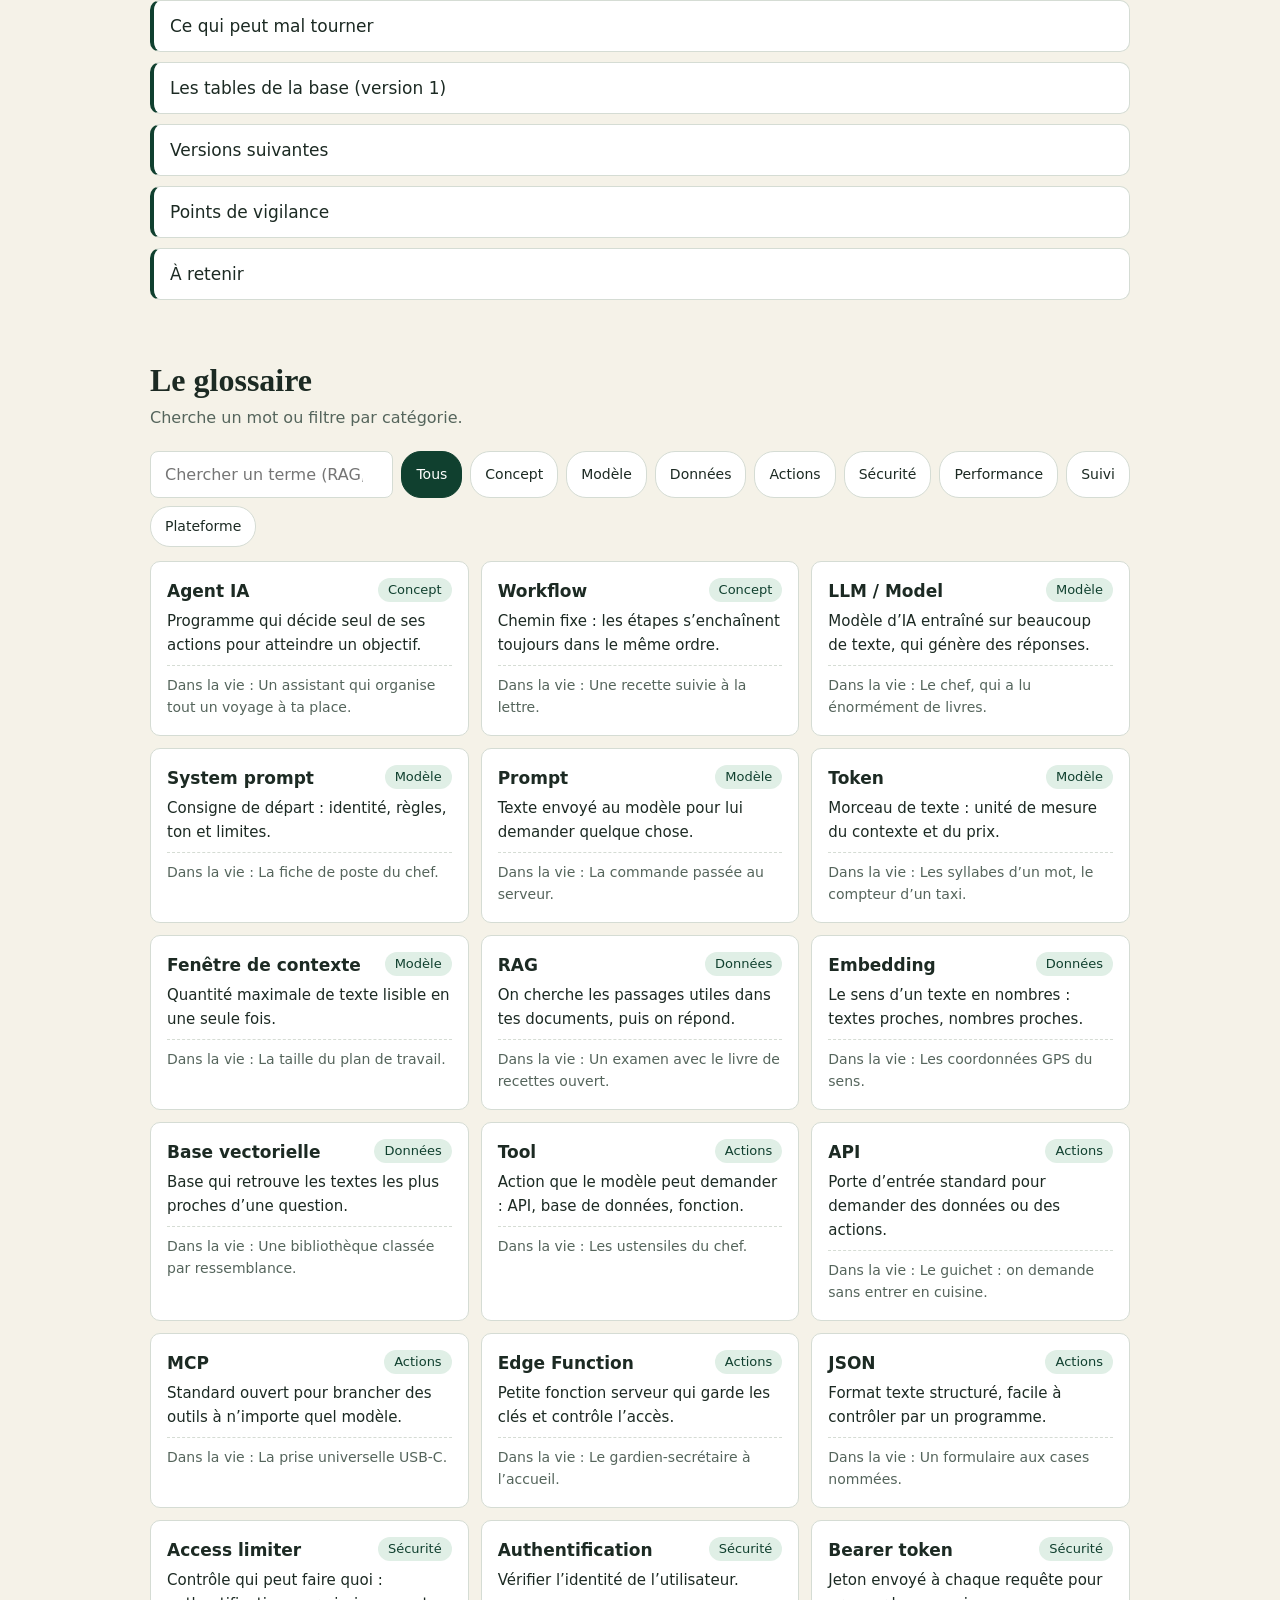
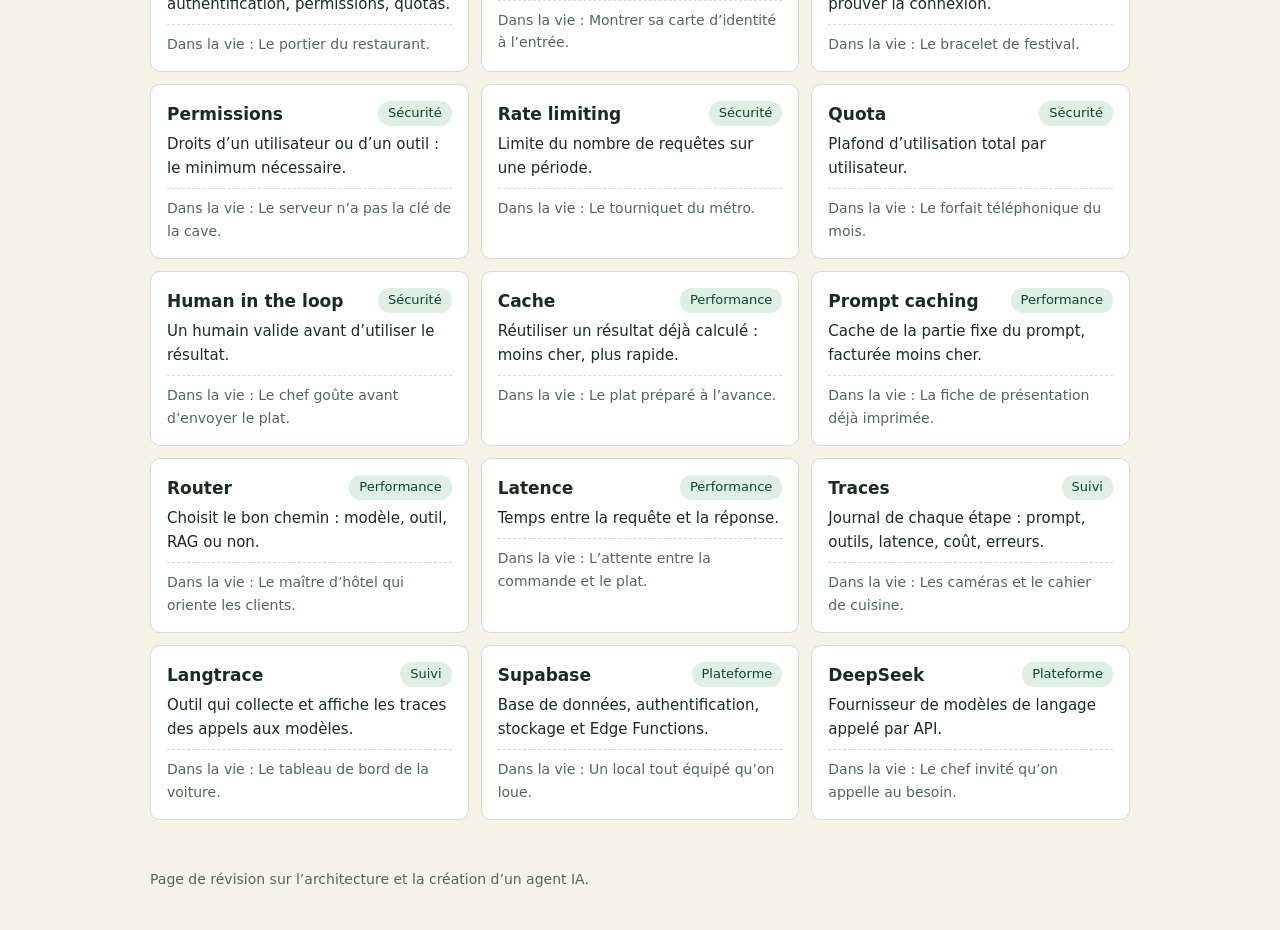
<file: Cours Ai/agent-ia-guide.html>
<!doctype html>
<html lang="fr"><head><meta charset="utf-8">
<meta name="viewport" content="width=device-width, initial-scale=1, viewport-fit=cover">
<title>Agent IA : architecture, cycle de création et glossaire</title>
<script>try{var mode=localStorage.getItem('sti_color_mode_v1');if(mode==='dark'||mode==='light')document.documentElement.setAttribute('data-color-mode',mode)}catch(e){}</script>
<style>
:root{--bg:#F5F2E8;--card:#fff;--tx:#1c2a23;--mu:#55655c;--bd:#d5dcd4;--ac:#10402f;--acbg:#e0efe6;--am:#7a5200;--ambg:#fbeecb;--hd:#F5F2E8;box-sizing:border-box;padding-top:env(safe-area-inset-top,0px);padding-bottom:env(safe-area-inset-bottom,0px)}
@media (prefers-color-scheme:dark){:root:not([data-color-mode="light"]){--bg:#141a17;--card:#1c2420;--tx:#e8eee9;--mu:#9fb0a6;--bd:#2f3b35;--ac:#6fcf9f;--acbg:#1f3a2e;--am:#f0c35a;--ambg:#3a2f12;--hd:#141a17}}
html[data-color-mode="dark"]{color-scheme:dark;--bg:#141a17;--card:#1c2420;--tx:#e8eee9;--mu:#9fb0a6;--bd:#2f3b35;--ac:#6fcf9f;--acbg:#1f3a2e;--am:#f0c35a;--ambg:#3a2f12;--hd:#141a17}
html[data-color-mode="light"]{color-scheme:light;--bg:#F5F2E8;--card:#fff;--tx:#1c2a23;--mu:#55655c;--bd:#d5dcd4;--ac:#10402f;--acbg:#e0efe6;--am:#7a5200;--ambg:#fbeecb;--hd:#F5F2E8}
html{scroll-padding-top:calc(env(safe-area-inset-top,0px) + 56px);scroll-behavior:smooth}
body{margin:0;background:var(--bg);color:var(--tx);font:400 16px/1.6 Figtree,system-ui,sans-serif}
body::before{content:"";position:fixed;inset:0 0 auto;height:env(safe-area-inset-top,0px);background:var(--hd);z-index:10}
h1,h2,h3{font-family:"Bricolage Grotesque",Georgia,serif;line-height:1.15;margin:0}
nav{position:sticky;top:env(safe-area-inset-top,0px);z-index:9;background:var(--hd);border-bottom:1px solid var(--bd);display:flex;gap:4px;overflow-x:auto;padding:8px 16px}
nav a{color:var(--tx);text-decoration:none;padding:6px 12px;border-radius:20px;white-space:nowrap;font-weight:500;font-size:15px}
nav a:hover,nav a:focus-visible{background:var(--acbg);outline:none}
.w{max-width:980px;margin:0 auto;padding:0 20px}
.back{display:inline-flex;align-items:center;gap:8px;color:var(--ac);text-decoration:none;font-weight:700;border:1px solid var(--bd)!important}
.back:hover{text-decoration:underline}
#back-to-top{position:fixed;right:max(18px,env(safe-area-inset-right));bottom:max(18px,env(safe-area-inset-bottom));z-index:20;display:grid;place-items:center;width:48px;height:48px;border:1px solid var(--bd);border-radius:50%;background:var(--card);color:var(--ac);box-shadow:0 4px 18px rgba(0,0,0,.18);font:700 23px/1 system-ui,sans-serif;cursor:pointer}
#back-to-top[hidden]{display:none}
#back-to-top:hover{background:var(--acbg)}
.hero{background:#22302a;color:#f1efe6;padding:48px 0 40px}
.hero h1{font-size:clamp(30px,6vw,48px);max-width:16ch}
.hero p{max-width:56ch;color:#c9d3cc;margin:14px 0 0}
.menu{display:flex;flex-wrap:wrap;gap:8px;margin-top:24px}
.menu a{border:1px dashed #8fa398;color:#f1efe6;text-decoration:none;padding:6px 14px;border-radius:6px;font-size:15px}
.menu a:hover{background:#2f4239}
section{padding:44px 0 8px}
h2{font-size:clamp(24px,4vw,32px);margin-bottom:6px}
.lead{color:var(--mu);margin:0 0 20px;max-width:64ch}
.grid{display:grid;grid-template-columns:repeat(auto-fit,minmax(220px,1fr));gap:12px}
.card{background:var(--card);border:1px solid var(--bd);border-radius:10px;padding:16px}
.card h3{font-size:18px;margin:6px 0 4px}
.card p{margin:4px 0;font-size:15px}
.mu{color:var(--mu)}
.em{font-size:30px;line-height:1}
.ana{margin-top:8px;padding-top:8px;border-top:1px dashed var(--bd);font-size:14px;color:var(--mu)}
ol.fl{list-style:none;margin:0;padding:0;display:grid;gap:8px}
ol.fl li{background:var(--card);border:1px solid var(--bd);border-radius:10px;padding:10px 14px;display:flex;gap:12px;align-items:baseline}
ol.fl b{min-width:150px;font-weight:500;color:var(--ac)}
details{background:var(--card);border:1px solid var(--bd);border-radius:10px;padding:14px 16px}
details[open]{border-color:var(--ac)}
summary{cursor:pointer;list-style:none;display:flex;gap:12px;align-items:center}
summary::-webkit-details-marker{display:none}
summary .t{font-weight:500;font-size:17px;line-height:1.3}
summary .t small{display:block;font-weight:400;font-size:14px;color:var(--mu)}
.loop details{border-left:4px solid var(--am)}.build details{border-left:4px solid var(--ac)}
details ul{margin:10px 0 0 4px;padding-left:20px;font-size:15px}
.k{display:flex;gap:16px;flex-wrap:wrap;margin:0 0 14px;font-size:14px;color:var(--mu)}
.k i{display:inline-block;width:12px;height:12px;border-radius:3px;margin-right:6px;vertical-align:-1px}
.ch{display:inline-block;font-size:13px;padding:2px 10px;border-radius:12px;font-weight:500}
.ok{background:var(--acbg);color:var(--ac)}.td{background:var(--ambg);color:var(--am)}
.cols{display:grid;grid-template-columns:repeat(auto-fit,minmax(300px,1fr));gap:20px}
.cols h3{font-size:19px;margin-bottom:10px}
.cols ol{list-style:none;margin:0;padding:0;display:grid;gap:8px}
.cols li{background:var(--card);border:1px solid var(--bd);border-radius:10px;padding:10px 14px;display:flex;justify-content:space-between;gap:10px;align-items:center}
.cols li small{display:block;color:var(--mu);font-size:13px}
.bar{display:flex;gap:8px;flex-wrap:wrap;margin-bottom:14px}
.bar input{flex:1;min-width:200px;padding:10px 14px;border:1px solid var(--bd);border-radius:8px;background:var(--card);color:var(--tx);font:inherit}
.bar button{padding:8px 14px;border:1px solid var(--bd);border-radius:20px;background:var(--card);color:var(--tx);font:inherit;font-size:14px;cursor:pointer}
.bar button.on{background:var(--ac);color:var(--card);border-color:var(--ac)}
.gl{display:grid;grid-template-columns:repeat(auto-fill,minmax(290px,1fr));gap:12px}
.gl .card b{font-size:17px}.gl .ch{background:var(--acbg);color:var(--ac);float:right}
.cols+h3,#in h3{margin:30px 0 12px;font-size:21px}#in details{margin-bottom:10px}#in .ch{margin:0 6px 6px 0}
.tl{margin:0 0 8px}.tl .s{display:flex;gap:12px}.tl .n{display:flex;flex-direction:column;align-items:center}.tl .o{width:30px;height:30px;border-radius:50%;color:var(--card);display:flex;align-items:center;justify-content:center;font-weight:500;flex:none}.tl .v{width:2px;flex:1;background:var(--bd);min-height:8px}.tl .x{padding-bottom:14px}.tl small{color:var(--mu);font-size:13px}
pre{background:var(--card);border:1px solid var(--bd);border-radius:8px;padding:12px;overflow-x:auto;font-size:13px;line-height:1.5;margin:10px 0 0}
.tb{border-collapse:collapse;width:100%;font-size:14px;margin-top:10px}.tb th,.tb td{border:1px solid var(--bd);padding:6px 10px;text-align:left;vertical-align:top}.tb th{background:var(--acbg)}
.vid{background:var(--card);border:1px solid var(--bd);border-radius:14px;padding:14px;box-shadow:0 10px 30px rgba(0,0,0,.10)}
.vid video{display:block;width:100%;aspect-ratio:16/9;border-radius:10px;background:#101613;outline:none}
.vid video:focus-visible{outline:2px solid var(--ac);outline-offset:3px}
.vidbar{display:flex;flex-wrap:wrap;gap:10px;align-items:center;justify-content:space-between;margin-top:12px}
.vidbar .badge{display:inline-flex;align-items:center;gap:8px;font-size:14px;color:var(--mu)}
.vidbar .badge b{color:var(--ac)}
.vidbar .acts{display:flex;flex-wrap:wrap;gap:8px}
.vidbar .acts a,.vidbar .acts button{display:inline-flex;align-items:center;gap:7px;border:1px solid var(--bd);background:var(--bg);color:var(--tx);border-radius:20px;padding:7px 14px;font:inherit;font-size:14px;font-weight:500;text-decoration:none;cursor:pointer}
.vidbar .acts a:hover,.vidbar .acts button:hover{background:var(--acbg);border-color:var(--ac);color:var(--ac)}
.vidbar .acts button[aria-pressed="true"]{background:var(--ac);border-color:var(--ac);color:var(--card)}
.chapters{display:grid;grid-template-columns:repeat(auto-fit,minmax(260px,1fr));gap:8px;margin-top:14px}
.chapters button{display:flex;gap:10px;align-items:center;text-align:right;background:var(--bg);border:1px solid var(--bd);border-radius:9px;padding:9px 12px;font:inherit;font-size:14px;color:var(--tx);cursor:pointer;line-height:1.3}
.chapters button:hover,.chapters button:focus-visible{border-color:var(--ac);background:var(--acbg)}
.chapters button .t{font-variant-numeric:tabular-nums;color:var(--ac);font-weight:700;flex:none}
.chapters button .lv{color:var(--mu);font-size:12px;display:block;margin-top:2px}
.script{margin-top:12px}
.script summary{font-weight:500;font-size:15px}
.script .sp{white-space:pre-line;direction:rtl;text-align:right;font-size:15px;line-height:2;margin-top:10px;padding:14px 16px;background:var(--bg);border:1px dashed var(--bd);border-radius:10px;font-family:system-ui,"Segoe UI",Tahoma,sans-serif}
.script .sp b{color:var(--ac);font-weight:600;display:block;margin-top:10px;direction:rtl}
@media (max-width:560px){.vid{padding:8px}.vidbar .acts a,.vidbar .acts button{font-size:13px;padding:6px 11px}}
footer{padding:40px 0;color:var(--mu);font-size:14px}
:focus-visible{outline:2px solid var(--ac);outline-offset:2px}
@media (max-width:560px){ol.fl li{flex-direction:column;gap:2px}ol.fl b{min-width:0}}
@media (prefers-reduced-motion: reduce){html{scroll-behavior:auto}#back-to-top{transition:none}}
</style></head><body>
<nav aria-label="Sections"><a class="back" href="../index.html">← Retour à la plateforme</a><a href="#video">Vidéo en darija</a><a href="#archi">Composants</a><a href="#flux">Flux d’une requête</a><a href="#cycle">Cycle de création</a><a href="#agent">Mon agent</a><a href="#infra">Infrastructure</a><a href="#glossaire">Glossaire</a></nav>
<header class="hero"><div class="w">
<h1>Construire un agent IA, comme ouvrir un restaurant</h1>
<p>Les composants, le parcours d’une requête, les 9 étapes de création, ton Agent Vie Scolaire et un glossaire illustré par des analogies de la vie courante.</p>
<div class="menu"><a href="#video">La vidéo en darija</a><a href="#archi">Les composants</a><a href="#flux">Le flux</a><a href="#cycle">Le cycle</a><a href="#agent">Mon agent</a><a href="#glossaire">Le glossaire</a></div>
</div></header>
<main class="w">
<section id="video"><h2>La vidéo : les agents IA en darija</h2>
<p class="lead">La même progression que ce cours, en 6 min 12, racontée en tunisien : les trois niveaux, du LLM au workflow puis à l’agent, avec des exemples de tous les jours et de la classe. Les chapitres et la transcription sont sous la vidéo.</p>
<div class="vid">
<video id="vid-ai" controls preload="metadata" playsinline poster="./video/poster-1280.jpg" width="1280" height="720" aria-label="Vidéo : les agents IA expliqués en darija tunisienne">
<source src="./video/agent-ia-darija.mp4" type="video/mp4">
<p>Votre navigateur ne lit pas la vidéo intégrée. <a href="./video/agent-ia-darija.mp4">Ouvrir le fichier MP4</a>.</p>
</video>
<div class="vidbar">
<span class="badge"><b>Narration en tunisien</b> · 6:12 · 9 chapitres · sous-titres dans la page</span>
<span class="acts">
<button type="button" id="vid-cc" aria-pressed="false" title="Afficher ou masquer les sous-titres dans la page">Sous-titres</button>
<button type="button" id="vid-speed" title="Changer la vitesse de lecture">Vitesse 1×</button>
<a href="./video/agent-ia-darija.mp4" download="agents-ia-darija.mp4">Télécharger</a>
</span>
</div>
<div class="chapters" id="vid-chapters">
<button type="button" data-t="0:00"><span class="t">0:00</span><span>Introduction : les trois niveaux<span class="lv">Introduction</span></span></button>
<button type="button" data-t="0:39"><span class="t">0:39</span><span>Niveau 1 — Qu’est-ce qu’un LLM ?<span class="lv">Niveau 1 · LLM</span></span></button>
<button type="button" data-t="1:27"><span class="t">1:27</span><span>Niveau 1 — Les limites du LLM seul<span class="lv">Niveau 1 · LLM</span></span></button>
<button type="button" data-t="2:05"><span class="t">2:05</span><span>Niveau 2 — Le workflow : l’ordre, c’est vous<span class="lv">Niveau 2 · Workflow</span></span></button>
<button type="button" data-t="2:47"><span class="t">2:47</span><span>Niveau 2 — Le RAG et l’exemple de l’école<span class="lv">Niveau 2 · Workflow</span></span></button>
<button type="button" data-t="3:33"><span class="t">3:33</span><span>Niveau 3 — L’agent : but, outils, boucle<span class="lv">Niveau 3 · Agent</span></span></button>
<button type="button" data-t="4:21"><span class="t">4:21</span><span>Niveau 3 — Pourquoi l’agent coûte plus cher<span class="lv">Niveau 3 · Agent</span></span></button>
<button type="button" data-t="5:05"><span class="t">5:05</span><span>Récapitulatif : lequel choisir ?<span class="lv">Synthèse</span></span></button>
<button type="button" data-t="5:49"><span class="t">5:49</span><span>Conclusion : l’agent n’est pas magique<span class="lv">Clôture</span></span></button>
</div>
<div id="vid-ccbox" hidden aria-live="polite" style="margin-top:12px;padding:12px 16px;border:1px solid var(--ac);border-radius:10px;background:var(--acbg);color:var(--tx);font-size:19px;line-height:1.8;direction:rtl;text-align:center;min-height:64px"></div>
<details class="script"><summary>Transcription complète (darija)</summary><div class="sp" id="vid-script"></div></details>
</div></section>
<section id="archi"><h2>Les composants d’un agent IA</h2><p class="lead">Huit briques, chacune avec son rôle, un exemple et son équivalent dans un restaurant.</p><div class="grid" id="comp"></div></section>
<section id="flux"><h2>Le flux d’une requête</h2><p class="lead">Ce qui se passe à chaque fois qu’un utilisateur pose une question.</p><ol class="fl" id="fl"></ol></section>
<section id="cycle"><h2>Le cycle de création en 9 étapes</h2><p class="lead">Ouvre chaque étape pour lire l’analogie. Après l’étape 9, on retourne à l’étape 6 : un agent s’améliore en continu.</p>
<div class="k"><span><i style="background:var(--ac)"></i>Construire (étapes 1 à 5)</span><span><i style="background:var(--am)"></i>Boucle d’amélioration (étapes 6 à 9)</span></div>
<div class="grid" style="grid-template-columns:repeat(auto-fit,minmax(300px,1fr))" id="cy"></div></section>
<section id="agent"><h2>Mon Agent Vie Scolaire</h2><p class="lead">C’est un workflow (chemin fixe) : le bon choix pour ce besoin. Le professeur valide toujours avant l’export.</p><div class="cols" id="ag"></div></section>
<section id="infra"><h2>L’infrastructure de l’agent « Séries d’exercices »</h2><p class="lead">Les 4 couches, les 8 étapes d’une génération avec leurs notions et leurs détails, puis les réponses aux questions fréquentes : jeton, Edge Function, serveur, Supabase.</p><div id="in"></div></section>
<section id="glossaire"><h2>Le glossaire</h2><p class="lead">Cherche un mot ou filtre par catégorie.</p>
<div class="bar"><input id="q" type="search" placeholder="Chercher un terme (RAG, MCP, API…)" aria-label="Chercher un terme"><span id="cats" style="display:contents"></span></div>
<div class="gl" id="gl"></div></section>
</main>
<footer><div class="w">Page de révision sur l’architecture et la création d’un agent IA.</div></footer>
<script>
var C=[["📜","System prompt","Définit l’identité, les règles, le ton et les limites.","La fiche de poste du chef"],
["📚","RAG","Récupère des documents pertinents et les ajoute au contexte.","Le livre de recettes ouvert"],
["🍴","Tools","Actions appelables : API, base de données, serveurs MCP.","Les ustensiles de cuisine"],
["🛎️","Access limiter","Authentification, permissions par outil, quotas.","Le portier de l’entrée"],
["🥡","Caching","Évite de recalculer ou de repayer.","Les plats préparés à l’avance"],
["🧭","Router","Choisit modèle, outil, RAG ou réponse directe.","Le maître d’hôtel"],
["📹","Traces (Langtrace)","Journalise prompt, outils, latence, coût, erreurs.","Les caméras et le cahier"],
["👨‍🍳","Model","Le LLM qui raisonne et génère la réponse.","Le chef"]];
var F=[["Access limiter","Vérifie l’utilisateur et ses quotas"],["Caching","Renvoie la réponse si elle existe déjà"],["Router","Décide du modèle et du chemin"],["RAG","Ajoute les documents pertinents au contexte"],["System prompt + Model","Le contexte part vers le modèle"],["Tools","Appels d’API ou MCP, permissions revérifiées à chaque appel"],["Caching","La réponse finale est mise en cache"],["Traces","Tout le parcours est journalisé"]];
var Y=[["📝","Choisir le type de restaurant","Définir le besoin","Avant d’acheter une cuisine, on décide quel restaurant ouvrir : pizzeria, gastronomique ou food truck.",["Qui utilise l’agent ?","Quoi doit-il produire ?","Quand doit-il refuser ou passer la main à l’humain ?","Sans besoin précis, impossible de savoir si le plat est réussi à l’étape 6."]],
["👨‍🍳","Engager le chef et sa fiche de poste","Modèle + system prompt","On choisit le chef (modèle) et on lui remet sa fiche de poste (system prompt).",0],
["🍴","Équiper la cuisine","Tools (API, MCP)","On donne au chef les ustensiles dont il a besoin, rien de plus.",0],
["📚","Donner le livre de recettes","RAG","Le chef consulte tes documents avant de cuisiner, au lieu de deviner.",0],
["📹","Installer les caméras","Traces (Langtrace)","Dès que la cuisine tourne, on enregistre chaque geste pour comprendre les erreurs.",0],
["😋","Goûter les plats","Tester et évaluer","On goûte sur de vrais cas, puis on corrige le prompt, les outils ou les recettes.",0],
["🔒","Mettre un portier et des serrures","Sécuriser","Tout le monde n’entre pas en cuisine, ni à la caisse, ni ne commande 500 plats d’un coup.",["Le minimum de droits : outils en lecture seule par défaut.","Contrôle côté serveur, pas seulement dans le prompt.","Contrôle refait à chaque appel d’outil.","Un quota par compte évite la facture surprise."]],
["⚡","Préparer à l’avance, orienter","Optimiser (cache, router)","Plats préparés d’avance et maître d’hôtel : moins cher, plus rapide.",0],
["🚪","Ouvrir et écouter les clients","Déployer, surveiller, itérer","On ouvre, on lit les caméras, on écoute les clients, puis retour à l’étape 6.",0]];
var A=[["Professeur connecté","Access limiter"],["Formulaire de l’agent","Contexte (RAG manuel)"],["Vérification Supabase","Access limiter côté serveur"],["DeepSeek","Model"],["Document structuré","Validation de la sortie"],["L’enseignant vérifie","Humain dans la boucle"],["À votre initiative","Humain dans la boucle"],["Identité intégrée","Post-traitement"]];
var B=[["Rate limiting et quotas","Access limiter"],["Traces (Langtrace)","Traces"],["Caching","Caching"]];
var G=("Agent IA|Concept|Programme qui décide seul de ses actions pour atteindre un objectif.|Un assistant qui organise tout un voyage à ta place.\nWorkflow|Concept|Chemin fixe : les étapes s’enchaînent toujours dans le même ordre.|Une recette suivie à la lettre.\nLLM / Model|Modèle|Modèle d’IA entraîné sur beaucoup de texte, qui génère des réponses.|Le chef, qui a lu énormément de livres.\nSystem prompt|Modèle|Consigne de départ : identité, règles, ton et limites.|La fiche de poste du chef.\nPrompt|Modèle|Texte envoyé au modèle pour lui demander quelque chose.|La commande passée au serveur.\nToken|Modèle|Morceau de texte : unité de mesure du contexte et du prix.|Les syllabes d’un mot, le compteur d’un taxi.\nFenêtre de contexte|Modèle|Quantité maximale de texte lisible en une seule fois.|La taille du plan de travail.\nRAG|Données|On cherche les passages utiles dans tes documents, puis on répond.|Un examen avec le livre de recettes ouvert.\nEmbedding|Données|Le sens d’un texte en nombres : textes proches, nombres proches.|Les coordonnées GPS du sens.\nBase vectorielle|Données|Base qui retrouve les textes les plus proches d’une question.|Une bibliothèque classée par ressemblance.\nTool|Actions|Action que le modèle peut demander : API, base de données, fonction.|Les ustensiles du chef.\nAPI|Actions|Porte d’entrée standard pour demander des données ou des actions.|Le guichet : on demande sans entrer en cuisine.\nMCP|Actions|Standard ouvert pour brancher des outils à n’importe quel modèle.|La prise universelle USB-C.\nEdge Function|Actions|Petite fonction serveur qui garde les clés et contrôle l’accès.|Le gardien-secrétaire à l’accueil.\nJSON|Actions|Format texte structuré, facile à contrôler par un programme.|Un formulaire aux cases nommées.\nAccess limiter|Sécurité|Contrôle qui peut faire quoi : authentification, permissions, quotas.|Le portier du restaurant.\nAuthentification|Sécurité|Vérifier l’identité de l’utilisateur.|Montrer sa carte d’identité à l’entrée.\nBearer token|Sécurité|Jeton envoyé à chaque requête pour prouver la connexion.|Le bracelet de festival.\nPermissions|Sécurité|Droits d’un utilisateur ou d’un outil : le minimum nécessaire.|Le serveur n’a pas la clé de la cave.\nRate limiting|Sécurité|Limite du nombre de requêtes sur une période.|Le tourniquet du métro.\nQuota|Sécurité|Plafond d’utilisation total par utilisateur.|Le forfait téléphonique du mois.\nHuman in the loop|Sécurité|Un humain valide avant d’utiliser le résultat.|Le chef goûte avant d’envoyer le plat.\nCache|Performance|Réutiliser un résultat déjà calculé : moins cher, plus rapide.|Le plat préparé à l’avance.\nPrompt caching|Performance|Cache de la partie fixe du prompt, facturée moins cher.|La fiche de présentation déjà imprimée.\nRouter|Performance|Choisit le bon chemin : modèle, outil, RAG ou non.|Le maître d’hôtel qui oriente les clients.\nLatence|Performance|Temps entre la requête et la réponse.|L’attente entre la commande et le plat.\nTraces|Suivi|Journal de chaque étape : prompt, outils, latence, coût, erreurs.|Les caméras et le cahier de cuisine.\nLangtrace|Suivi|Outil qui collecte et affiche les traces des appels aux modèles.|Le tableau de bord de la voiture.\nSupabase|Plateforme|Base de données, authentification, stockage et Edge Functions.|Un local tout équipé qu’on loue.\nDeepSeek|Plateforme|Fournisseur de modèles de langage appelé par API.|Le chef invité qu’on appelle au besoin.").split("\n").map(function(l){return l.split("|")});
var $=function(i){return document.getElementById(i)};
$("comp").innerHTML=C.map(function(c){return '<div class="card"><div class="em">'+c[0]+'</div><h3>'+c[1]+'</h3><p>'+c[2]+'</p><div class="ana">Analogie : '+c[3]+'</div></div>'}).join("");
$("fl").innerHTML=F.map(function(f){return '<li><b>'+f[0]+'</b><span>'+f[1]+'</span></li>'}).join("");
$("cy").innerHTML=Y.map(function(y,i){var x=y[4]?'<ul>'+y[4].map(function(t){return '<li>'+t+'</li>'}).join("")+'</ul>':"";
return '<div class="'+(i<5?"build":"loop")+'"><details><summary><span class="em">'+y[0]+'</span><span class="t">'+(i+1)+'. '+y[1]+'<small>'+y[2]+'</small></span></summary><p style="margin:10px 0 0">'+y[3]+'</p>'+x+'</details></div>'}).join("");
function li(a,s){return a.map(function(r){return '<li><span>'+r[0]+'<small>'+r[1]+'</small></span><span class="ch '+s[0]+'">'+s[1]+'</span></li>'}).join("")}
$("ag").innerHTML='<div><h3>Workflow actuel</h3><ol>'+li(A,["ok","Fait"])+'</ol></div><div><h3>Améliorations possibles</h3><ol>'+li(B,["td","À faire"])+'</ol></div>';
var L=[["Interface","Page HTML/CSS/JS (GitHub Pages)","Formulaire, aperçu, relecture, export Word/PDF","La salle du restaurant"],["Backend","Supabase Auth + Edge Function","Identifier l’enseignant, contrôler le quota, orchestrer l’appel","Le portier et le maître d’hôtel"],["Données","Supabase PostgreSQL","Comptes, historique, séries validées, quotas","Le cahier de commandes et la réserve"],["Modèle","API DeepSeek","Rédiger les exercices et les corrigés","Le chef invité"]];
var S=[["n","0. Connexion","Navigateur + Supabase Auth",["Auth","jeton JWT","jeton de rafraîchissement"],"Le bracelet de festival remis après contrôle d’identité.",["C’est la seule étape où le mot de passe circule : Supabase le compare au mot de passe haché.","Il renvoie un jeton d’accès (1 heure par défaut) et un jeton de rafraîchissement ; supabase-js renouvelle le premier automatiquement.","Le JWT contient ton identifiant, ton email et l’expiration, avec une signature : lisible mais infalsifiable, donc jamais de secret dedans.","La clé publique peut être dans la page ; la clé de service, jamais.","Bonnes pratiques : désactiver l’inscription libre, mot de passe solide, bouton de déconnexion."]],
["n","1. La demande","Navigateur",["formulaire","paramètres","jeton"],"Le client passe sa commande en montrant son bracelet.",["La page envoie matière, chapitre, niveau, nombre d’exercices, difficulté et type avec sb.functions.invoke.","Le jeton part dans l’en-tête Authorization: Bearer, ajouté automatiquement."]],
["s","2. Contrôle d’accès","Edge Function",["vérification du jeton","quota","access limiter"],"Le gardien vérifie le bracelet et le nombre de commandes déjà passées.",["Jeton absent, falsifié ou expiré : erreur 401. Quota du jour atteint : erreur 429.","Aucun coût tant que ce contrôle n’est pas passé ; l’identité de l’enseignant est connue ici."]],
["s","3. Construction du prompt","Edge Function",["system prompt","règle PHP","demande"],"On remet au chef sa fiche de poste et la commande.",["System prompt fixe : rôle de professeur de 4ème SI, sortie JSON, règle PHP procédural avec mysqli, sans POO ni PDO.","S’y ajoute la demande du formulaire ; plus tard, des extraits de tes cours (RAG)."]],
["d","4. Génération","DeepSeek",["API","clé secrète","JSON"],"Le chef invité cuisine ; la clé reste dans le coffre.",["Appel HTTPS à l’API DeepSeek avec la clé secrète du serveur, jamais visible du navigateur.","Sortie JSON imposée et longueur limitée, car la durée d’exécution de la fonction est limitée."]],
["s","5. Validation","Edge Function",["JSON contrôlé","relance"],"Le maître d’hôtel contrôle le plat avant de le servir.",["Vérification des champs et des types : titre, exercices, énoncé, consignes, corrigé, barème.","Si le JSON est invalide : une relance automatique, puis une erreur claire."]],
["s","6. Enregistrement","Base Supabase",["generations","usage","RLS"],"Le cahier de commandes : chacun ne voit que les siennes.",["generations : demande, JSON, date, statut (ton journal de bord).","usage : compteur par enseignant et par jour (quota).","RLS : chaque enseignant ne voit que ses propres lignes."]],
["n","7. Relecture et export","Navigateur",["aperçu","validation","table series","Word ou PDF"],"L’enseignant goûte avant de servir : rien n’est publié sans lui.",["Aperçu : modifier, supprimer ou régénérer un exercice.","À la validation, la série passe dans la table series.","Export Word ou PDF dans le navigateur, avec « Page x/nombre total de pages » en pied de page."]]];
var Q=[["Pourquoi un jeton de connexion ?","Le bracelet de festival",["Le web n’a pas de mémoire : chaque requête arrive seule. Renvoyer le mot de passe à chaque fois est dangereux ; ne rien vérifier laisse tout le monde utiliser ton quota.","Le jeton prouve qui tu es sans réutiliser le mot de passe, expire vite et ne donne que les droits de ton compte.","Il permet de vérifier la signature, d’identifier l’enseignant, d’appliquer son quota et la RLS."]],
["Pourquoi une Edge Function ?","Le gardien-secrétaire",["Sans elle : la clé DeepSeek serait dans la page, les appels en boucle seraient possibles, les contrôles seraient contournables dans le navigateur, et il n’y aurait nulle part où valider et enregistrer.","Avec elle : la clé est un secret serveur, le quota et le jeton sont vérifiés avant tout appel payant, et tout passe par un point unique.","Principe à retenir : tout contrôle de sécurité s’exécute côté serveur."]],
["Quel serveur ?","Un bâtiment sécurisé loué",["Un serveur de Supabase, pas le tien : ton code y est déployé et exécuté à la demande (serverless), dans un environnement Deno.","Ce n’est ni ton ordinateur, ni GitHub Pages (fichiers statiques seulement), ni ton hébergement PHP.","La région et les limites (durée, nombre d’appels) dépendent de ton plan : à vérifier dans le tableau de bord."]],
["Pourquoi Supabase ?","Tout au même endroit",["Auth, PostgreSQL avec RLS, Edge Functions et Secrets, Storage et pgvector (RAG plus tard).","Rien à administrer, déjà utilisé par l’Agent Vie Scolaire, et c’est du SQL standard que tu enseignes déjà."]],
["Alternatives et limites","Supabase n’est pas obligatoire",["Scripts PHP sur ton hébergement : tu maîtrises PHP, mais authentification et sécurité sont à écrire.","Firebase : proche, mais base non relationnelle. Cloudflare Workers ou Vercel : il faut ajouter une base et une authentification.","Limites : fonctions en TypeScript/JavaScript (Deno), durée d’exécution limitée, dépendance à un service tiers (plan gratuit à vérifier)."]]];
var Z={n:"var(--ac)",s:"var(--mu)",d:"var(--am)"};
var TL='<div class="tl">'+S.map(function(s,i){return '<div class="s"><div class="n"><span class="o" style="background:'+Z[s[0]]+'">'+i+'</span>'+(i<7?'<span class="v"></span>':'')+'</div><div class="x"><b>'+s[1].replace(/^\d+\. /,"")+'</b> <small>('+s[2]+')</small><div>'+s[3].map(function(c){return '<span class="ch ok">'+c+'</span>'}).join(" ")+'</div><small>Dans le restaurant : '+s[4]+'</small></div></div>'}).join("")+'</div>';
function cb(t,c){return '<details style="border-left:4px solid var(--ac)"><summary><span class="t">'+t+'</span></summary><pre><code>'+c+'</code></pre></details>'}
function tb(t,h,r){return '<details style="border-left:4px solid var(--ac)"><summary><span class="t">'+t+'</span></summary><div style="overflow-x:auto"><table class="tb"><tr>'+h.map(function(x){return '<th>'+x+'</th>'}).join("")+'</tr>'+r.map(function(y){return '<tr>'+y.map(function(x){return '<td>'+x+'</td>'}).join("")+'</tr>'}).join("")+'</table></div></details>'}
var CODE=cb("Étapes 0 et 1 : connexion et appel (code de la page)",`const sb = supabase.createClient(URL_PROJET, CLE_PUBLIQUE);

// Étape 0 : connexion (une seule fois)
const { data, error } = await sb.auth.signInWithPassword({ email, password });
if (error) { /* afficher « Email ou mot de passe incorrect » */ }

// Étape 1 : appel de l’Edge Function, jeton ajouté automatiquement
const { data: serie } = await sb.functions.invoke("assistant-exercices", {
  body: { matiere: "SQL", chapitre: "Jointures" }
});

// Déconnexion (ordinateur partagé)
await sb.auth.signOut();`)+cb("Étape 1 : exemple de demande envoyée",`{ "matiere": "SQL", "chapitre": "Jointures", "niveau": "4ème SI",
  "nb_exercices": 5, "difficulte": "intermédiaire", "type": "TP" }`)+cb("Étape 5 : format JSON attendu du modèle",`{ "titre": "TP Jointures",
  "exercices": [ { "enonce": "...", "consignes": ["..."],
                   "corrige": "...", "bareme": 4 } ] }`);
var EDGE=cb("Edge Function assistant-exercices (étapes 2 à 6)",`import { createClient } from 'https://esm.sh/@supabase/supabase-js@2';

const CORS = {
  'Access-Control-Allow-Origin': 'https://TON-SITE.github.io',
  'Access-Control-Allow-Headers': 'authorization, content-type, apikey, x-client-info',
};
const QUOTA_PAR_JOUR = 20;

Deno.serve(async (req) => {
  if (req.method === 'OPTIONS') return new Response('ok', { headers: CORS });
  const json = (corps, statut = 200) => new Response(JSON.stringify(corps),
    { status: statut, headers: { ...CORS, 'Content-Type': 'application/json' } });

  // Étape 2 : jeton et quota
  const jeton = (req.headers.get('Authorization') ?? '').replace('Bearer ', '');
  const sb = createClient(Deno.env.get('SUPABASE_URL')!, Deno.env.get('SUPABASE_SERVICE_ROLE_KEY')!);
  const { data: { user } } = await sb.auth.getUser(jeton);
  if (!user) return json({ erreur: 'Non connecté' }, 401);

  const jour = new Date().toISOString().slice(0, 10);
  const { data: u } = await sb.from('usage').select('nb')
    .eq('user_id', user.id).eq('jour', jour).maybeSingle();
  if ((u?.nb ?? 0) >= QUOTA_PAR_JOUR) return json({ erreur: 'Limite du jour atteinte' }, 429);

  // Étape 3 : construction du prompt
  const d = await req.json();
  const system = 'Tu es professeur de 4ème SI. Réponds uniquement en JSON : '
    + '{titre, exercices:[{enonce, consignes, corrige, bareme}]}. '
    + 'PHP : style procédural, mysqli uniquement, sans POO ni PDO.';
  const demande = 'Matière : ' + d.matiere + '. Chapitre : ' + d.chapitre + '. Niveau : ' + d.niveau
    + '. Nombre d exercices : ' + d.nb_exercices + '. Difficulté : ' + d.difficulte + '. Type : ' + d.type;

  // Étape 4 : appel DeepSeek (clé secrète côté serveur)
  async function appeler() {
    const r = await fetch('https://api.deepseek.com/chat/completions', {
      method: 'POST',
      headers: { 'Content-Type': 'application/json',
                 Authorization: 'Bearer ' + Deno.env.get('DEEPSEEK_API_KEY') },
      body: JSON.stringify({ model: 'deepseek-chat', max_tokens: 3000,
        response_format: { type: 'json_object' },
        messages: [{ role: 'system', content: system }, { role: 'user', content: demande }] }),
    });
    const j = await r.json();
    return JSON.parse(j.choices[0].message.content);
  }

  // Étape 5 : validation, avec une relance
  const valide = (s) => s && Array.isArray(s.exercices) && s.exercices.every((e) => e.enonce && e.corrige);
  let serie = null;
  for (const essai of [1, 2]) {
    try { serie = await appeler(); } catch (_) { serie = null; }
    if (valide(serie)) break;
  }
  if (!valide(serie)) return json({ erreur: 'Réponse invalide, réessaie' }, 502);

  // Étape 6 : enregistrement et quota (non débité en cas d erreur)
  await sb.from('generations').insert({ user_id: user.id, demande: d, resultat: serie });
  await sb.from('usage').upsert({ user_id: user.id, jour: jour, nb: (u?.nb ?? 0) + 1 });

  return json(serie); // Étape 7 : la page affiche l aperçu
});`)+dt("Déployer et utiliser la fonction","",0,0,["Créer la fonction : supabase functions new assistant-exercices, puis coller le code dans index.ts.","Enregistrer la clé : supabase secrets set DEEPSEEK_API_KEY=... (SUPABASE_URL et SUPABASE_SERVICE_ROLE_KEY sont fournis automatiquement).","Déployer : supabase functions deploy assistant-exercices.","La table usage doit avoir une contrainte unique sur (user_id, jour) pour que l’upsert fonctionne.","La clé de service contourne la RLS : c’est pourquoi le code filtre toujours par user.id.","Le nom du modèle et l’adresse de l’API DeepSeek sont à vérifier dans leur documentation, car ils évoluent."],"var(--ac)");
var PLUS=tb("Où s’insèrent ces briques dans les 8 étapes",["Brique","Étape","Rôle"],[["RAG","3 (construction du prompt)","Ajoute des extraits de tes cours au prompt"],["Tools (API, MCP)","4 (génération)","Le modèle demande une action, la fonction l’exécute après contrôle"],["Langtrace ou traces maison","2 à 6","Enregistre durée, tokens, coût, erreurs et relances"]])
+dt("Tools : API et MCP","Les ustensiles du chef et la prise universelle",["tool","API","MCP"],"Le chef demande un ustensile ; c’est le commis (ton code) qui le sort et l’utilise.",["Un tool est une action que le modèle peut demander. Il ne l’exécute jamais lui-même : c’est ton code qui le fait.","API : porte d’entrée standard vers un service. Un tool est souvent un appel d’API enveloppé dans une fonction.","MCP : standard ouvert pour exposer des outils à n’importe quel modèle ; chaque serveur MCP doit avoir son propre contrôle d’accès.","La version 1 n’en a pas besoin (c’est un workflow). Utiles plus tard : tester une requête SQL sur une base exemple, lire le programme officiel, enregistrer la série.","Sécurité : lecture seule par défaut, paramètres validés côté serveur, permissions revérifiées à chaque appel."],"var(--ac)")
+cb("Exemple de définition d’un tool (function calling)",`const tools = [{ type: 'function', function: {
  name: 'tester_requete_sql',
  description: 'Exécute un SELECT sur la base exemple et renvoie les lignes',
  parameters: { type: 'object',
    properties: { requete: { type: 'string' } }, required: ['requete'] } } }];

// Le modèle demande l outil ; l Edge Function l exécute seulement après avoir vérifié :
// SELECT uniquement, base exemple en lecture seule, nombre de lignes limité.
// Compatibilité du function calling à vérifier dans la documentation DeepSeek.`)
+dt("RAG : tes cours comme source","Le livre de recettes ouvert",["RAG","embedding","pgvector"],"Le chef consulte le livre de recettes avant de cuisiner.",["Principe : avant de générer, on retrouve les passages de tes cours les plus proches de la demande et on les ajoute au prompt, pour garder ton style et ton vocabulaire.","Préparation (une fois) : découper tes cours en morceaux, calculer leur embedding (les coordonnées du sens) et les stocker avec pgvector.","À chaque demande : embedding de la demande, recherche des 3 à 5 morceaux les plus proches, ajout au prompt à l’étape 3.","Le modèle d’embedding est à choisir ; sa dimension (384, 1536...) fixe la taille de la colonne vector.","Pièges : morceaux trop longs ou trop courts, cours obsolètes à réindexer, prompt qui grossit donc coûte plus.","Pour commencer sans RAG : mettre un résumé de ton programme directement dans le system prompt."],"var(--ac)")
+cb("Exemple SQL pour le RAG (pgvector)",`create extension if not exists vector;

create table cours_morceaux (
  id bigserial primary key,
  chapitre text,
  contenu text,
  embedding vector(1536)  -- dimension selon le modèle d embedding
);

-- Les 4 morceaux les plus proches de la demande ($1 = embedding de la demande)
select contenu from cours_morceaux
order by embedding &lt;=&gt; $1 limit 4;`)
+dt("Traces : Langtrace","Les caméras et le cahier de cuisine",["Langtrace","trace","span","observabilité"],"Les caméras enregistrent chaque geste du chef, pour comprendre une erreur après coup.",["Une trace est le parcours complet d’une demande ; chaque étape (appel du modèle, outil, recherche RAG) est un span avec durée, tokens, coût et erreur éventuelle.","Dès la version 1, ta table generations joue déjà ce rôle. Langtrace ajoute un tableau de bord prêt à l’emploi : latence, coût, erreurs, prompts.","Langtrace est un outil open source de suivi des appels aux modèles, avec des SDK Python et TypeScript. Vérifie sa compatibilité avec l’environnement Deno des Edge Functions avant de l’adopter.","Sinon, version maison : ajouter quelques colonnes à generations (voir l’exemple SQL).","À tracer : prompt envoyé, réponse brute, durée, tokens, résultat de la validation, nombre de relances.","Ne trace pas de données personnelles d’élèves."],"var(--ac)")
+cb("Traces maison : colonnes à ajouter à generations",`alter table generations
  add column duree_ms int,
  add column tokens int,
  add column relances int,
  add column valide boolean;`);
var COMP=tb("Les deux jetons de l’étape 0",["Jeton","Rôle","Durée"],[["Jeton d’accès (JWT)","Envoyé à chaque requête pour prouver qui tu es","Courte (1 heure par défaut, réglable)"],["Jeton de rafraîchissement","Obtient un nouveau jeton d’accès sans retaper le mot de passe","Longue"]])+dt("Les 3 parties d’un JWT","",0,0,["L’en-tête : l’algorithme de signature.","Le contenu : identifiant, email, date d’expiration (lisible par tous).","La signature : prouve que Supabase l’a émis ; modifier le contenu l’invalide."],"var(--ac)")+tb("Les trois clés à ne pas confondre",["Clé","Où","Visible dans la page ?"],[["Clé publique (anon ou publishable)","Code de la page","Oui : elle n’ouvre rien sans la RLS et le jeton"],["Clé de service (service role)","Jamais dans la page","Non, jamais : elle contourne toutes les protections"],["Clé DeepSeek","Secret de l’Edge Function","Non, jamais"]])+tb("Ce qui peut mal tourner",["Problème","Réponse prévue"],[["Jeton invalide ou expiré","Erreur 401, la page redemande la connexion"],["Quota atteint","Erreur 429, message « Limite du jour atteinte »"],["DeepSeek lent ou en panne","Délai maximal, message d’erreur sans débiter le quota"],["JSON invalide","Une relance automatique, puis erreur"],["Contenu douteux","Jamais publié sans ta validation"]])+tb("Les tables de la base (version 1)",["Table","Contenu"],[["generations","Demande, JSON reçu, date, tokens, statut (journal)"],["series","Séries relues et validées, avec leur chapitre"],["usage","Compteur de requêtes par enseignant et par jour (quota)"]])+dt("Versions suivantes","",0,0,["RAG : tes cours et anciennes séries dans Storage, indexés avec pgvector, pour garder ton style.","Traces : d’abord la table generations, puis Langtrace pour un tableau de bord.","Cache : réutiliser une génération identique (même chapitre, même difficulté)."],"var(--ac)")+dt("Points de vigilance","",0,0,["Durée d’exécution limitée : peu de contenu à la fois, un exercice à la fois si besoin.","JSON invalide : valider, relancer une fois, puis afficher une erreur claire.","CORS : l’Edge Function doit autoriser le domaine de ta page.","Export : il se fait dans le navigateur, sans passer par le serveur."],"var(--ac)")+dt("À retenir","",0,0,["Deux contrôles (étapes 2 et 5), un seul point d’appel au modèle (étape 4), un humain qui valide à la fin (étape 7).","Les étapes 2 et 6 forment l’access limiter ; la table generations sert de traces dès la version 1."],"var(--ac)");
function dt(t,sub,chips,ana,bl,col){return '<details style="border-left:4px solid '+col+'"><summary><span class="t">'+t+'<small>'+sub+'</small></span></summary>'+(chips?'<div style="margin:10px 0 0">'+chips.map(function(c){return '<span class="ch ok">'+c+'</span>'}).join("")+'</div>':"")+(ana?'<p class="ana">Dans le restaurant : '+ana+'</p>':"")+'<ul>'+bl.map(function(b){return '<li>'+b+'</li>'}).join("")+'</ul></details>'}
$("in").innerHTML='<h3>Les 4 couches</h3><div class="grid">'+L.map(function(l){return '<div class="card"><h3 style="margin:0 0 4px;font-size:18px">'+l[0]+'</h3><p><b>'+l[1]+'</b></p><p>'+l[2]+'</p><div class="ana">Analogie : '+l[3]+'</div></div>'}).join("")+'</div><h3>Le schéma des 8 étapes</h3>'+TL+'<h3>Les 8 étapes en détail</h3><div class="k"><span><i style="background:var(--ac)"></i>Navigateur</span><span><i style="background:var(--mu)"></i>Supabase</span><span><i style="background:var(--am)"></i>DeepSeek</span></div>'+S.map(function(s){return dt(s[1],s[2],s[3],s[4],s[5],Z[s[0]])}).join("")+'<h3>Questions fréquentes</h3>'+Q.map(function(q){return dt(q[0],q[1],0,0,q[2],"var(--ac)")}).join("")+'<h3>Code et exemples</h3>'+CODE+EDGE+'<h3>Pour aller plus loin : tools, RAG et traces</h3>'+PLUS+'<h3>Compléments : jetons, clés, erreurs, base de données</h3>'+COMP;
var cat="Tous",cs=["Tous"].concat(G.map(function(g){return g[1]}).filter(function(v,i,a){return a.indexOf(v)==i}));
function gl(){var q=$("q").value.toLowerCase();
$("gl").innerHTML=G.filter(function(g){return(cat=="Tous"||g[1]==cat)&&g.join(" ").toLowerCase().indexOf(q)>-1}).map(function(g){return '<div class="card"><span class="ch">'+g[1]+'</span><b>'+g[0]+'</b><p>'+g[2]+'</p><div class="ana">Dans la vie : '+g[3]+'</div></div>'}).join("")||'<p class="mu">Aucun terme trouvé. Essaie un autre mot ou choisis « Tous ».</p>'}
function bt(){$("cats").innerHTML=cs.map(function(c){return '<button type="button" class="'+(c==cat?"on":"")+'" data-c="'+c+'">'+c+'</button>'}).join("")}
$("cats").addEventListener("click",function(e){if(e.target.dataset.c){cat=e.target.dataset.c;bt();gl()}});
$("q").addEventListener("input",gl);bt();gl();
</script>
<button id="back-to-top" type="button" aria-label="Remonter en haut de la page" title="Remonter en haut" hidden>↑</button>
<script>
(function(){
  var button=document.getElementById('back-to-top');
  function update(){button.hidden=window.scrollY<360;}
  window.addEventListener('scroll',update,{passive:true});
  button.addEventListener('click',function(){
    var reduced=window.matchMedia&&window.matchMedia('(prefers-reduced-motion: reduce)').matches;
    window.scrollTo({top:0,behavior:reduced?'auto':'smooth'});
  });
  update();
})();

/* ---- Vidéo « Les agents IA en darija » : chapitres et sous-titres ---- */
(function(){
  var v=document.getElementById('vid-ai'); if(!v) return;
  var CUES=[
    [0,6.95,"ثَلاثة مُستويات، خُطوة خُطوة، بالدارجة التونسية."],
    [7,16.95,"اللي يحكي على الـ Agent، بَرْشة مَرّات يخلّط بينو وبين الـ ChatGPT."],
    [17,25.95,"المُستوى الأوّل: الـ LLM. الثاني: الـ AI Workflow. الثالث: الـ AI Agent."],
    [26,36.79,"وبأمثلة من الحياة اليومية، ومن المدرسة متاعنا. يلّا نبداو."],
    [39,46.95,"المُستوى الأوّل: الـ LLM، الموديل الكبير للغة."],
    [47,54.95,"ChatGPT و Gemini و Claude: برامج مبنية فوقو."],
    [55,62.95,"تدرّب على كمّية هائلة من النصوص، وتعلّم كيفاش تتبع الكلام."],
    [63,70.95,"هو ما يعرفش الحقيقة، يعرف الكلمة اللي تجي بعد الكلمة."],
    [71,77.95,"كلام يدخل، وكلام يخرج. وكهو."],
    [78,85.85,"وحدو ما عندوش أدوات، ولا دخلة للعالم الحقيقي."],
    [87.84,96.79,"وقتاش الرانديفو الجاي مع محمد؟ الـ LLM ما عندوش دخلة للتقويم."],
    [96.84,104.79,"ما يعرفش شكون غايب، ما يبعثش رسالة، ما يسجّلش نقطة."],
    [104.84,112.79,"هو يجاوب برك، وأنتي اللي تخدم كل شيء بيديك."],
    [112.84,124.35,"المُستوى الأوّل: سؤال وجواب، جامد، يستنّى فيك."],
    [128.02,136.97,"المُستوى الثاني: الـ Workflow. هوني الحكاية تولّي مفيدة."],
    [137.02,146.97,"أوّلاً هذا، وبعد هذا: الترتيب عندك، والموديل ينفّذ."],
    [147.02,156.97,"كل ثلاثة أيام: يقرا الآراء، يلخّص، يكتب إعلان، ويبعث."],
    [157.02,162.97,"كل هذا بلا ما تحرّك إصبعك."],
    [163.02,166.69,"الموديل ما يقرّرش وين يمشي: هو ينفّذ اللي طلبت منّو."],
    [168.4,177.17,"حتى الـ RAG، اللي الكل يحكي عليه، هو Workflow موش Agent."],
    [177.22,188.17,"وثائق، أجزاء، أرقام، تشابه، وجواب. خطوات ترسمها أنت."],
    [188.22,198.17,"كل يوم أحد: يقرا الغيابات، يلخّص، ويحضّر تقرير القسم."],
    [198.22,207.17,"فايدة: رخيص، ثابت، وتتأكّد منّو بسهولة."],
    [207.22,211.91,"عيب: كان صار شيء جديد، ما ينجّمش يتصرّف."],
    [214.26,224.17,"المُستوى الثالث: الـ Agent. هنا الموديل ياخذ بلاصة اللي يقرّر."],
    [224.22,234.17,"هدف، أدوات، وحلقة: يفكّر، يعمل، يشوف النتيجة، ويعاود."],
    [234.22,243.17,"قولّو: حضّرلي اجتماع الأولياء. ما تقوللوش منين يبدا."],
    [243.22,253.17,"يقرا الغيابات، يشوف التقويم، يكتب مسودّة، ويجي يقولك: راجع ووافق."],
    [253.22,260.65,"هذاكة التفكير والفعل، حتى يوصل للهدف."],
    [263.22,274.17,"الفرق: في الـ Workflow أنتي تكتب الخطوات، في الـ Agent الموديل يختار."],
    [274.22,284.17,"Agent = موديل + أدوات + حلقة. بلا حلقة، ما ثمّاش agent."],
    [284.22,294.17,"أما أغلى، وأبطأ، وأصعب في المراقبة."],
    [294.22,303.22,"وكل خطوة زايدة معناها خطر زايد."],
    [305.66,317.03,"نلخّصو: LLM سؤال وجواب، Workflow خطوات ثابتة، Agent مرن."],
    [317.08,330.03,"تنجّم تكتب الخطوات؟ اعمل Workflow. ما تنجّمش تتوقّعها؟ فكّر في Agent."],
    [330.08,339.03,"وبرشة حوايج مسمّينها agent، وفي الحقيقة هي workflow."],
    [339.08,348.08,"الاسم ما يبدّلش الحقيقة."],
    [349.38,358.33,"الـ Agent موش سحر: موديل، أدوات، حلقة، وتحكّم من عندك."],
    [358.38,365.33,"بلا تحكّم، يغلط برشة وبسرعة."],
    [365.38,371.03,"كمّل التفصيل في Mon cours Ai. بالتوفيق، وبسلامة."]
  ];
  var box=document.getElementById('vid-ccbox'), btn=document.getElementById('vid-cc');
  var on=false, last=-1;
  function cue(t){for(var i=0;i<CUES.length;i++){if(t>=CUES[i][0]&&t<CUES[i][1])return CUES[i];}return null;}
  function paint(){
    if(!on){box.hidden=true;return;}
    var c=cue(v.currentTime||0);
    box.hidden=false;
    box.textContent=c?c[2]:'';
    box.style.opacity=c?1:.35;
  }
  btn.addEventListener('click',function(){
    on=!on; btn.setAttribute('aria-pressed',String(on)); paint();
    if(on&&box.scrollIntoView) box.scrollIntoView({block:'nearest'});
  });
  v.addEventListener('timeupdate',paint);
  v.addEventListener('seeked',paint);
  function secs(t){var p=String(t).split(':');return p.length>1?(+p[0])*60+(+p[1]):+p;}
  Array.prototype.forEach.call(document.querySelectorAll('#vid-chapters button'),function(b){
    b.addEventListener('click',function(){
      v.currentTime=secs(b.getAttribute('data-t'))+0.2;
      v.play().catch(function(){});
      if(v.scrollIntoView)v.scrollIntoView({block:'center'});
    });
  });
  var speeds=[1,1.25,1.5,0.75], si=0, sb=document.getElementById('vid-speed');
  sb.addEventListener('click',function(){
    si=(si+1)%speeds.length; v.playbackRate=speeds[si];
    sb.textContent='Vitesse '+String(speeds[si]).replace('.',',')+'×';
  });
  /* transcription : le texte de chaque chapitre, en darija */
  var TXT=[["Introduction",CUES[0][2]+" "+CUES[1][2]+" "+CUES[2][2]+" "+CUES[3][2]],
    ["Niveau 1 · LLM",CUES[4][2]+" "+CUES[5][2]+" "+CUES[6][2]+" "+CUES[7][2]+" "+CUES[8][2]+" "+CUES[9][2]],
    ["Niveau 1 · Limites",CUES[10][2]+" "+CUES[11][2]+" "+CUES[12][2]+" "+CUES[13][2]],
    ["Niveau 2 · Workflow",CUES[14][2]+" "+CUES[15][2]+" "+CUES[16][2]+" "+CUES[17][2]+" "+CUES[18][2]],
    ["Niveau 2 · RAG et école",CUES[19][2]+" "+CUES[20][2]+" "+CUES[21][2]+" "+CUES[22][2]+" "+CUES[23][2]],
    ["Niveau 3 · Agent",CUES[24][2]+" "+CUES[25][2]+" "+CUES[26][2]+" "+CUES[27][2]+" "+CUES[28][2]],
    ["Niveau 3 · Limites",CUES[29][2]+" "+CUES[30][2]+" "+CUES[31][2]+" "+CUES[32][2]],
    ["Synthèse",CUES[33][2]+" "+CUES[34][2]+" "+CUES[35][2]+" "+CUES[36][2]],
    ["Clôture",CUES[37][2]+" "+CUES[38][2]+" "+CUES[39][2]]];
  document.getElementById('vid-script').innerHTML=TXT.map(function(x){
    return '<b>'+x[0]+'</b>'+x[1];
  }).join('');
})();

</script></body></html>
</file>
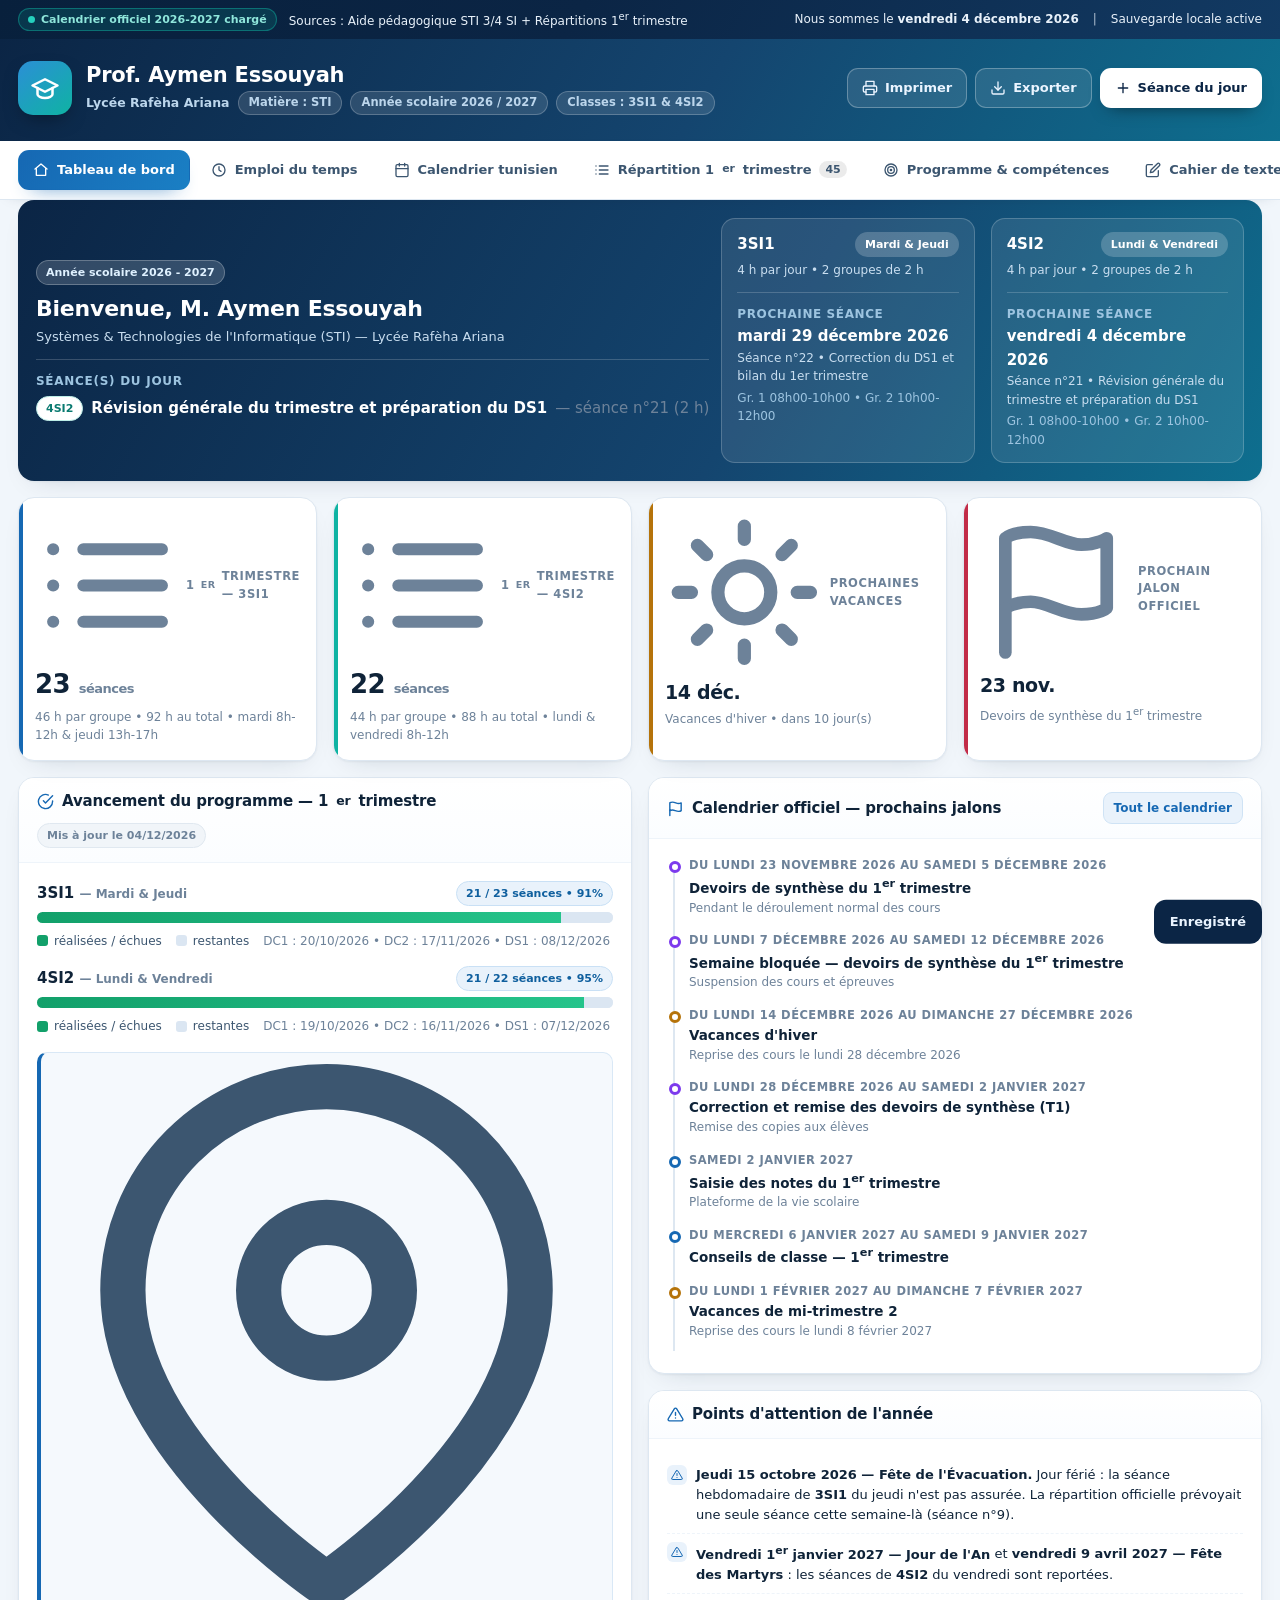
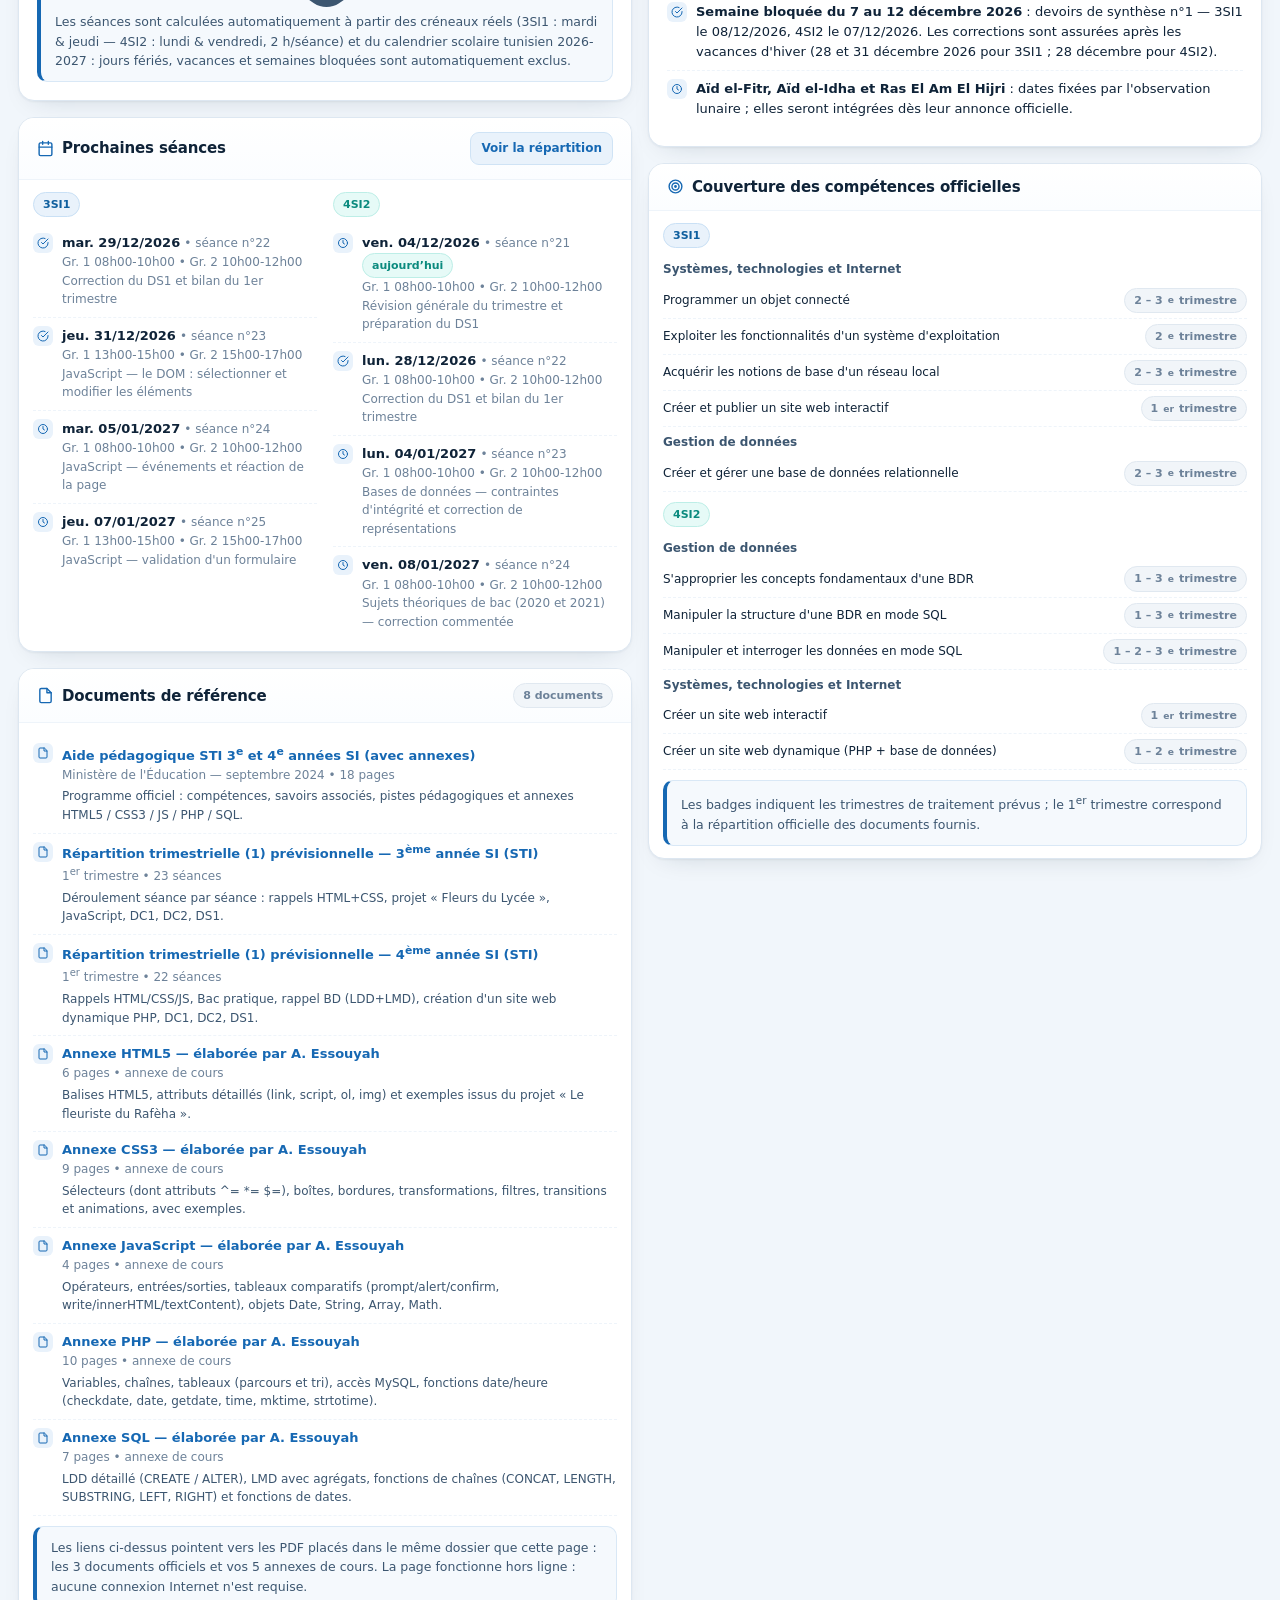
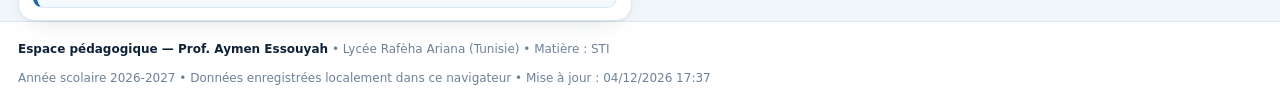
<file: legacy/espace-sti-mono-fichier.html>
<!DOCTYPE html>
<html lang="fr">
<head>
<meta charset="UTF-8">
<meta name="viewport" content="width=device-width, initial-scale=1.0">
<title>Espace Pédagogique STI — Prof. Aymen Essouyah | Lycée Rafèha Ariana — 2026/2027</title>
<meta name="description" content="Espace pédagogique du professeur Aymen Essouyah (STI) — 3SI1 et 4SI2 — Lycée Rafèha Ariana, année scolaire 2026-2027, calendrier scolaire tunisien intégré.">
<style>
/* ============================================================
   ESPACE PÉDAGOGIQUE STI — 2026/2027
   Feuille de style autonome (aucune ressource externe)
   ============================================================ */
*,*::before,*::after{box-sizing:border-box}
:root{
  --navy:#0b2545; --navy-2:#123a63; --navy-3:#08203c;
  --blue:#1668b3; --blue-2:#2b8fd6; --sky:#e9f2fb; --sky-2:#f5f9fd;
  --teal:#0fb3a3; --teal-dk:#0a8a7e;
  --amber:#b5730a; --amber-bg:#fff6e3; --amber-line:#f4d9a4;
  --rose:#c22c48; --rose-bg:#fdeef1; --rose-line:#f5c3cd;
  --green:#0d8a5c; --green-bg:#e9f9f2; --green-line:#b6e6d2;
  --ink:#0f2338; --ink-2:#3c5670; --ink-3:#6d8299; --ink-4:#93a6b8;
  --line:#dde7f1; --line-2:#eef4fa; --bg:#f1f6fb; --card:#ffffff;
  --r:16px; --r-sm:11px;
  --sh:0 1px 2px rgba(15,35,56,.05), 0 10px 26px -16px rgba(15,35,56,.22);
  --sh-lg:0 18px 45px -22px rgba(15,35,56,.35);
}
html{scroll-behavior:smooth}
body{
  margin:0;background:var(--bg);color:var(--ink);
  font-family:"Segoe UI",system-ui,-apple-system,"Helvetica Neue",Arial,"Noto Sans",sans-serif;
  font-size:15px;line-height:1.55;-webkit-font-smoothing:antialiased;
}
h1,h2,h3,h4{margin:0;line-height:1.25;letter-spacing:-.01em}
p{margin:0}
a{color:var(--blue);text-decoration:none}
a:hover{text-decoration:underline}
ul{margin:0;padding-left:18px}
button{font:inherit;cursor:pointer;border:none;background:none;color:inherit}
.wrap{max-width:1280px;margin:0 auto;padding:0 18px}
.muted{color:var(--ink-3)}
.tiny{font-size:12px}
.small{font-size:13px}
.mono{font-family:"Cascadia Mono","Consolas","SF Mono",Menlo,monospace;font-size:12.5px}

/* ---------- Barre supérieure ---------- */
.topbar{background:linear-gradient(120deg,var(--navy-3) 0%,var(--navy) 45%,var(--navy-2) 100%);color:#e8f1fa;font-size:12px}
.topbar .wrap{display:flex;flex-wrap:wrap;gap:10px;justify-content:space-between;align-items:center;padding:8px 18px}
.pill-live{display:inline-flex;align-items:center;gap:6px;background:rgba(15,179,163,.16);border:1px solid rgba(15,179,163,.45);color:#8fe6db;padding:2px 9px;border-radius:999px;font-weight:700;font-size:11px}
.dot{width:7px;height:7px;border-radius:50%;background:#25d0bd;box-shadow:0 0 0 0 rgba(37,208,189,.7);animation:pulse 2.4s infinite}
@keyframes pulse{0%{box-shadow:0 0 0 0 rgba(37,208,189,.6)}70%{box-shadow:0 0 0 8px rgba(37,208,189,0)}100%{box-shadow:0 0 0 0 rgba(37,208,189,0)}}

/* ---------- En-tête ---------- */
.hero-head{background:linear-gradient(120deg,var(--navy) 0%,#14456f 55%,#0e6f8f 100%);color:#fff;padding:22px 0 26px}
.hero-head .wrap{display:flex;flex-wrap:wrap;gap:18px;justify-content:space-between;align-items:center}
.ident{display:flex;gap:14px;align-items:center}
.logo{width:54px;height:54px;border-radius:15px;background:linear-gradient(140deg,#2b8fd6,#0fb3a3);display:flex;align-items:center;justify-content:center;box-shadow:0 8px 20px -8px rgba(0,0,0,.5);flex:none}
.logo svg{width:30px;height:30px;stroke:#fff}
.ident h1{font-size:21px;font-weight:800}
.ident .sub{font-size:12.5px;color:#bcd6ec;margin-top:3px;display:flex;flex-wrap:wrap;gap:8px;align-items:center}
.chip{background:rgba(255,255,255,.12);border:1px solid rgba(255,255,255,.22);border-radius:999px;padding:2px 10px;font-size:11.5px;font-weight:600}
.head-actions{display:flex;gap:8px;flex-wrap:wrap}
.btn{display:inline-flex;align-items:center;gap:7px;border-radius:11px;padding:9px 14px;font-size:13px;font-weight:700;border:1px solid transparent;transition:.15s;white-space:nowrap}
.btn svg{width:16px;height:16px;stroke-width:2;flex:none}
.btn-ghost{background:rgba(255,255,255,.1);border-color:rgba(255,255,255,.28);color:#eaf4ff}
.btn-ghost:hover{background:rgba(255,255,255,.2)}
.btn-primary{background:#fff;color:var(--navy);box-shadow:0 8px 18px -10px rgba(0,0,0,.6)}
.btn-primary:hover{background:#eaf4ff}
.btn-blue{background:var(--blue);color:#fff}
.btn-blue:hover{background:#12578f}
.btn-soft{background:var(--sky);color:var(--blue);border-color:#cfe3f5}
.btn-soft:hover{background:#dcebf9}
.btn-line{background:#fff;border-color:var(--line);color:var(--ink-2)}
.btn-line:hover{background:var(--sky-2)}
.btn-xs{padding:6px 10px;font-size:12px;border-radius:9px}
.btn-xs svg{width:14px;height:14px}

/* ---------- Navigation onglets ---------- */
.tabbar{position:sticky;top:0;z-index:40;background:rgba(255,255,255,.94);backdrop-filter:blur(10px);border-bottom:1px solid var(--line);box-shadow:0 4px 16px -12px rgba(15,35,56,.4)}
.tabbar .wrap{display:flex;gap:6px;overflow-x:auto;padding:9px 18px;scrollbar-width:thin}
.tabbar::-webkit-scrollbar{height:0}
.tab{display:inline-flex;align-items:center;gap:8px;padding:9px 14px;border-radius:11px;font-size:13px;font-weight:700;color:var(--ink-2);white-space:nowrap;border:1px solid transparent}
.tab svg{width:16px;height:16px;stroke:currentColor}
.tab:hover{background:var(--sky-2);color:var(--ink)}
.tab.on{background:linear-gradient(120deg,var(--blue),#1a7fc4);color:#fff;box-shadow:0 10px 20px -14px rgba(22,104,179,.9)}
.tab .cnt{background:rgba(0,0,0,.08);border-radius:999px;padding:0 6px;font-size:11px}
.tab.on .cnt{background:rgba(255,255,255,.25)}

/* ---------- Structure ---------- */
main{padding:22px 0 40px}
.view{display:none}
.view.on{display:block;animation:fade .25s ease}
@keyframes fade{from{opacity:0;transform:translateY(6px)}to{opacity:1;transform:none}}
.sec-head{display:flex;flex-wrap:wrap;gap:14px;justify-content:space-between;align-items:flex-end;margin-bottom:16px}
.sec-head h2{font-size:19px;display:flex;align-items:center;gap:9px}
.sec-head h2 svg{width:20px;height:20px;stroke:var(--blue)}
.sec-head .lead{color:var(--ink-3);font-size:13px;margin-top:4px;max-width:78ch}

.card{background:var(--card);border:1px solid var(--line);border-radius:var(--r);box-shadow:var(--sh);overflow:hidden}
.card-h{display:flex;flex-wrap:wrap;gap:12px;justify-content:space-between;align-items:center;padding:14px 18px;border-bottom:1px solid var(--line-2);background:linear-gradient(180deg,#fff, #fbfdff)}
.card-h h3{font-size:15px;display:flex;align-items:center;gap:8px}
.card-h h3 svg{width:17px;height:17px;stroke:var(--blue)}
.card-b{padding:18px}
.card-b.tight{padding:12px 14px}
.grid{display:grid;gap:16px}
.g2{grid-template-columns:repeat(2,minmax(0,1fr))}
.g3{grid-template-columns:repeat(3,minmax(0,1fr))}
.g4{grid-template-columns:repeat(4,minmax(0,1fr))}
.stack{display:grid;gap:16px}
.row{display:flex;gap:10px;flex-wrap:wrap;align-items:center}
.spread{display:flex;gap:12px;justify-content:space-between;align-items:center;flex-wrap:wrap}
.sep{height:1px;background:var(--line-2);margin:12px 0}

/* ---------- Badges ---------- */
.badge{display:inline-flex;align-items:center;gap:5px;font-size:11px;font-weight:800;padding:3px 9px;border-radius:999px;border:1px solid transparent;white-space:nowrap}
.b-blue{background:var(--sky);color:#0f5f9e;border-color:#c9e0f5}
.b-green{background:var(--green-bg);color:var(--green);border-color:var(--green-line)}
.b-amber{background:var(--amber-bg);color:var(--amber);border-color:var(--amber-line)}
.b-rose{background:var(--rose-bg);color:var(--rose);border-color:var(--rose-line)}
.b-teal{background:#e6faf7;color:var(--teal-dk);border-color:#bdeee7}
.b-grey{background:#f1f5f9;color:var(--ink-3);border-color:#e0e8f0}
.b-navy{background:var(--navy);color:#dceaf7}

/* ---------- KPI ---------- */
.kpi{background:#fff;border:1px solid var(--line);border-radius:var(--r);padding:15px 16px;box-shadow:var(--sh);position:relative;overflow:hidden}
.kpi::after{content:"";position:absolute;inset:0 auto 0 0;width:4px;background:var(--blue)}
.kpi.k-teal::after{background:var(--teal)}
.kpi.k-amber::after{background:var(--amber)}
.kpi.k-rose::after{background:var(--rose)}
.kpi .lbl{font-size:11.5px;font-weight:800;text-transform:uppercase;letter-spacing:.05em;color:var(--ink-3);display:flex;align-items:center;gap:6px}
.kpi .val{font-size:26px;font-weight:800;margin-top:6px;letter-spacing:-.02em}
.kpi .val small{font-size:13px;font-weight:700;color:var(--ink-3)}
.kpi .foo{font-size:12px;color:var(--ink-3);margin-top:3px}

/* ---------- Progression ---------- */
.bar{height:11px;background:#e6eef7;border-radius:999px;overflow:hidden;display:flex}
.bar i{display:block;height:100%}
.bar .done{background:linear-gradient(90deg,#12a06a,#25c48b)}
.bar .left{background:#dbe6f2}
.legend{display:flex;gap:14px;flex-wrap:wrap;font-size:12px;color:var(--ink-2);margin-top:9px}
.legend span{display:inline-flex;align-items:center;gap:6px}
.sq{width:11px;height:11px;border-radius:3px;display:inline-block}

/* ---------- Tables ---------- */
.tbl-wrap{overflow:auto;max-height:640px;border-radius:12px;border:1px solid var(--line)}
table.tbl{width:100%;border-collapse:separate;border-spacing:0;font-size:13px;background:#fff}
.tbl thead th{position:sticky;top:0;z-index:2;background:#f4f8fd;color:var(--ink-2);text-align:left;font-size:11.5px;text-transform:uppercase;letter-spacing:.04em;padding:10px 12px;border-bottom:1px solid var(--line)}
.tbl td{padding:10px 12px;border-bottom:1px solid var(--line-2);vertical-align:top}
.tbl tbody tr:hover{background:#fafcff}
.tbl .n{font-weight:800;color:var(--blue);white-space:nowrap}
.tbl tr.is-eval td{background:#fffdf5}
.tbl tr.is-today td{background:#eef9ff;box-shadow:inset 3px 0 0 var(--blue)}
.tbl tr.is-past .t-desc{color:var(--ink-3)}
.tbl tr.is-blocsolo td{background:#f6f2ff}
.tt{font-weight:700;color:var(--ink)}
.det{color:var(--ink-3);font-size:12px;margin-top:2px}

/* ---------- Timeline ---------- */
.tl{position:relative;padding-left:22px}
.tl::before{content:"";position:absolute;left:6px;top:4px;bottom:4px;width:2px;background:var(--line)}
.tl-item{position:relative;padding:0 0 15px 0}
.tl-item::before{content:"";position:absolute;left:-20px;top:4px;width:12px;height:12px;border-radius:50%;background:#fff;border:3px solid var(--blue)}
.tl-item.t-vac::before{border-color:var(--amber)}
.tl-item.t-hol::before{border-color:var(--rose)}
.tl-item.t-eval::before{border-color:#7c3aed}
.tl-item.t-end::before{border-color:var(--navy)}
.tl-item .d{font-size:11.5px;font-weight:800;color:var(--ink-3);text-transform:uppercase;letter-spacing:.04em}
.tl-item .t{font-weight:700;font-size:13.5px}
.tl-item .s{font-size:12px;color:var(--ink-3)}

/* ---------- Calendrier mois ---------- */
.cal-head{display:grid;grid-template-columns:repeat(7,1fr);gap:6px;margin-bottom:6px}
.cal-head div{text-align:center;font-size:11px;font-weight:800;color:var(--ink-3);text-transform:uppercase}
.cal{display:grid;grid-template-columns:repeat(7,1fr);gap:6px}
.cell{min-height:92px;border:1px solid var(--line);border-radius:10px;padding:6px 7px;background:#fff;display:flex;flex-direction:column;gap:4px}
.cell .dn{font-size:12px;font-weight:800;color:var(--ink-2);display:flex;justify-content:space-between;align-items:center}
.cell.out{background:#f7fafd;border-style:dashed;opacity:.6}
.cell.vac{background:var(--amber-bg);border-color:var(--amber-line)}
.cell.hol{background:var(--rose-bg);border-color:var(--rose-line)}
.cell.today{border-color:var(--blue);box-shadow:0 0 0 1px var(--blue) inset}
.ev{font-size:10.5px;font-weight:700;border-radius:6px;padding:2px 5px;line-height:1.35}
.ev-s{background:#dcecfb;color:#0f5f9e}
.ev-s.b4{background:#d7f3ee;color:#0a7a70}
.ev-e{background:#efe6ff;color:#6d28d9}
.ev-h{background:#fbdde3;color:#a51f38}
.ev-v{background:#fbeccd;color:#8a5a08}

/* ---------- Divers ---------- */
.acc{border:1px solid var(--line);border-radius:12px;overflow:hidden;background:#fff}
.acc+.acc{margin-top:10px}
.acc>summary{padding:12px 15px;font-weight:700;font-size:14px;display:flex;align-items:center;gap:9px;cursor:pointer;list-style:none;background:linear-gradient(180deg,#fff,#fafdff)}
.acc>summary::-webkit-details-marker{display:none}
.acc>summary svg{width:16px;height:16px;stroke:var(--blue)}
.acc>summary .arrow{margin-left:auto;transition:.2s}
.acc[open]>summary .arrow{transform:rotate(180deg)}
.acc .acc-b{padding:6px 15px 15px}
.memo-row{display:grid;grid-template-columns:minmax(150px,32%) 1fr;gap:10px;padding:7px 0;border-bottom:1px dashed var(--line-2);font-size:13px}
.memo-row:last-child{border-bottom:none}
.memo-tbl td{padding:8px 10px}
.memo-tbl .mono{font-family:"Cascadia Mono","Consolas",Menlo,monospace}
pre.ex{
  background:#0b2545;color:#dcecff;border-radius:9px;padding:8px 10px;margin:0;
  font-family:"Cascadia Mono","Consolas","SF Mono",Menlo,monospace;font-size:11.5px;line-height:1.5;
  white-space:pre-wrap;overflow:auto;max-height:260px;
}
pre.ex b{color:#8fe6db}
summary .badge{margin-left:6px}
.memo-row .k{font-weight:700;color:#0f5f9e}
.search{display:flex;align-items:center;gap:8px;background:#fff;border:1px solid var(--line);border-radius:11px;padding:8px 12px}
.search input{border:none;outline:none;font:inherit;font-size:13px;width:220px;background:transparent}
.search svg{width:16px;height:16px;stroke:var(--ink-3)}
.note{background:var(--sky-2);border:1px solid #d9e8f6;border-left:4px solid var(--blue);border-radius:10px;padding:11px 14px;font-size:12.5px;color:var(--ink-2)}
.note.warn{background:var(--amber-bg);border-color:var(--amber-line);border-left-color:var(--amber)}
.note.rose{background:var(--rose-bg);border-color:var(--rose-line);border-left-color:var(--rose)}
.li{display:flex;gap:9px;padding:8px 0;border-bottom:1px dashed var(--line-2);font-size:13px}
.li:last-child{border-bottom:none}
.li .ico{flex:none;width:20px;height:20px;border-radius:6px;background:var(--sky);display:flex;align-items:center;justify-content:center}
.li .ico svg{width:12px;height:12px;stroke:var(--blue)}
.tile{border:1px solid var(--line);border-radius:12px;padding:12px 14px;background:#fff;display:flex;gap:12px;align-items:flex-start}
.tile .ic{width:36px;height:36px;border-radius:10px;background:var(--sky);display:flex;align-items:center;justify-content:center;flex:none}
.tile .ic svg{width:18px;height:18px;stroke:var(--blue)}
input[type=time],input[type=text],input[type=date],textarea,select{font:inherit;font-size:13px;border:1px solid var(--line);border-radius:10px;padding:8px 10px;background:#fff;color:var(--ink);width:100%}
textarea{min-height:74px;resize:vertical}
label.f{display:block;font-size:11.5px;font-weight:800;color:var(--ink-3);text-transform:uppercase;letter-spacing:.04em;margin-bottom:5px}
.modal{position:fixed;inset:0;background:rgba(9,25,43,.55);backdrop-filter:blur(3px);display:none;align-items:center;justify-content:center;padding:18px;z-index:80}
.modal.on{display:flex}
.modal .box{background:#fff;border-radius:18px;max-width:620px;width:100%;max-height:92vh;overflow:auto;box-shadow:var(--sh-lg)}
.modal .box-h{padding:16px 20px;border-bottom:1px solid var(--line-2);display:flex;justify-content:space-between;align-items:center}
.modal .box-b{padding:18px 20px}
.modal .box-f{padding:14px 20px;border-top:1px solid var(--line-2);display:flex;justify-content:flex-end;gap:9px;background:#fbfdff}
.toast{position:fixed;right:18px;bottom:18px;background:var(--navy);color:#eaf4ff;padding:12px 16px;border-radius:12px;font-size:13px;font-weight:600;box-shadow:var(--sh-lg);transform:translateY(140%);transition:.3s;z-index:90;display:flex;gap:9px;align-items:center}
.toast.on{transform:none}
footer{border-top:1px solid var(--line);background:#fff;padding:18px 0;font-size:12px;color:var(--ink-3)}
footer .wrap{display:flex;flex-wrap:wrap;gap:10px;justify-content:space-between}
.ok{color:var(--green);font-weight:800}
.no{color:var(--rose);font-weight:800}

/* ---------- Responsive ---------- */
@media (max-width:1000px){.g4{grid-template-columns:repeat(2,1fr)}.g3{grid-template-columns:1fr 1fr}}
@media (max-width:760px){
  .g2,.g3,.g4{grid-template-columns:1fr}
  .ident h1{font-size:18px}
  .cell{min-height:74px}
  .memo-row{grid-template-columns:1fr}
  .hide-sm{display:none}
}
/* ---------- Impression ---------- */
@media print{
  body{background:#fff;font-size:11pt}
  .no-print,.tabbar,.topbar,.head-actions,.modal,.toast{display:none !important}
  .hero-head{background:#fff;color:#000;border-bottom:2px solid #000}
  .hero-head .sub,.chip{color:#333}
  .card{box-shadow:none;border-color:#bbb;break-inside:avoid}
  .tbl-wrap{max-height:none;border-color:#bbb}
  .tbl thead th{position:static;background:#eee}
  .view{display:block !important;page-break-before:always}
  .view#v-dash{page-break-before:avoid}
}
</style>
</head>
<body>

<!-- ===================== BARRE D'ÉTAT ===================== -->
<div class="topbar no-print">
  <div class="wrap">
    <div class="row" style="gap:12px">
      <span class="pill-live"><span class="dot"></span> Calendrier officiel 2026-2027 chargé</span>
      <span class="hide-sm" id="tb-source">Sources : Aide pédagogique STI 3/4 SI + Répartitions 1<sup>er</sup> trimestre</span>
    </div>
    <div class="row" style="gap:14px">
      <span id="tb-today"></span>
      <span class="hide-sm" style="opacity:.75">|</span>
      <span id="tb-save" class="hide-sm">Sauvegarde locale active</span>
    </div>
  </div>
</div>

<!-- ===================== EN-TÊTE ===================== -->
<header class="hero-head">
  <div class="wrap">
    <div class="ident">
      <div class="logo">
        <svg viewBox="0 0 24 24" fill="none" stroke-width="2" stroke-linecap="round" stroke-linejoin="round"><path d="M22 10 12 5 2 10l10 5 10-5Z"/><path d="M6 12v5c0 1.7 2.7 3 6 3s6-1.3 6-3v-5"/></svg>
      </div>
      <div>
        <h1>Prof. Aymen Essouyah</h1>
        <div class="sub">
          <span><strong>Lycée Rafèha Ariana</strong></span>
          <span class="chip">Matière : STI</span>
          <span class="chip">Année scolaire 2026 / 2027</span>
          <span class="chip">Classes : 3SI1 &amp; 4SI2</span>
        </div>
      </div>
    </div>
    <div class="head-actions no-print">
      <button class="btn btn-ghost" onclick="window.print()">
        <svg viewBox="0 0 24 24" fill="none" stroke="currentColor" stroke-linecap="round" stroke-linejoin="round"><path d="M6 9V2h12v7"/><path d="M6 18H4a2 2 0 0 1-2-2v-5a2 2 0 0 1 2-2h16a2 2 0 0 1 2 2v5a2 2 0 0 1-2 2h-2"/><rect x="6" y="14" width="12" height="8"/></svg>
        Imprimer
      </button>
      <button class="btn btn-ghost" onclick="exportJSON()">
        <svg viewBox="0 0 24 24" fill="none" stroke="currentColor" stroke-linecap="round" stroke-linejoin="round"><path d="M21 15v4a2 2 0 0 1-2 2H5a2 2 0 0 1-2-2v-4"/><path d="M7 10l5 5 5-5"/><path d="M12 15V3"/></svg>
        Exporter
      </button>
      <button class="btn btn-primary" onclick="openModal(0)">
        <svg viewBox="0 0 24 24" fill="none" stroke="currentColor" stroke-linecap="round" stroke-linejoin="round"><path d="M12 5v14"/><path d="M5 12h14"/></svg>
        Séance du jour
      </button>
    </div>
  </div>
</header>

<!-- ===================== ONGLETS ===================== -->
<nav class="tabbar no-print">
  <div class="wrap" id="tabs"></div>
</nav>

<main class="wrap">
  <section id="v-dash" class="view on"></section>
  <section id="v-edt" class="view"></section>
  <section id="v-cal" class="view"></section>
  <section id="v-rep" class="view"></section>
  <section id="v-prog" class="view"></section>
  <section id="v-cahier" class="view"></section>
  <section id="v-memo" class="view"></section>
</main>

<footer>
  <div class="wrap">
    <div>
      <strong style="color:var(--ink)">Espace pédagogique — Prof. Aymen Essouyah</strong> &bull; Lycée Rafèha Ariana (Tunisie) &bull; Matière : STI
    </div>
    <div>
      Année scolaire 2026-2027 &bull; Données enregistrées localement dans ce navigateur &bull; <span id="ft-year"></span>
    </div>
  </div>
</footer>

<!-- ===================== MODALE SÉANCE ===================== -->
<div class="modal" id="modal">
  <div class="box">
    <div class="box-h">
      <h3 id="m-title" style="font-size:16px">Séance</h3>
      <button class="btn btn-xs btn-line" onclick="closeModal()">Fermer</button>
    </div>
    <div class="box-b" id="m-body"></div>
    <div class="box-f">
      <button class="btn btn-line" onclick="closeModal()">Annuler</button>
      <button class="btn btn-blue" onclick="saveModal()">
        <svg viewBox="0 0 24 24" fill="none" stroke="currentColor" stroke-linecap="round" stroke-linejoin="round"><path d="M19 21H5a2 2 0 0 1-2-2V5a2 2 0 0 1 2-2h11l5 5v11a2 2 0 0 1-2 2Z"/><path d="M17 21v-8H7v8M7 3v5h8"/></svg>
        Enregistrer
      </button>
    </div>
  </div>
</div>

<div class="toast" id="toast"><span id="toast-txt">Enregistré</span></div>

<script>
/* ==================================================================
   PARTIE 1/3 — DONNÉES & LOGIQUE (aucun accès au DOM ici)
   ================================================================== */
/* === LOGIC START === */

const SCHOOL = {
  prof: "Aymen Essouyah",
  lycee: "Lycée Rafèha Ariana",
  matiere: "Systèmes & Technologies de l'Informatique (STI)",
  annee: "2026 - 2027",
  rentreeProfs: "2026-09-14",
  rentreeEleves: "2026-09-15",
  finAnnee: "2027-06-30"
};

/* Classes : jours de séance (0=dim … 6=sam), 2 h par séance et par groupe, fin de la période d'enseignement.
   Chaque classe est dédoublée en 2 groupes : chaque jour de cours, l'enseignant assure 2 créneaux de 2 h (Groupe 1 puis Groupe 2). */
const CLASSES = {
  "3SI1": { short:"3SI1", long:"3<sup>ème</sup> année Sciences de l'Informatique — groupe 1", days:[2,4], dayTxt:"Mardi & Jeudi", heures:2, groupes:2, fin:"2027-05-29",
            note:"Classe de 3<sup>ème</sup> SI (matière STI) — mardi de 8 h à 12 h et jeudi de 13 h à 17 h, deux groupes de 2 h par jour. Période d'enseignement calculée jusqu'à la semaine bloquée de fin mai 2027 ; le mois de juin est consacré aux épreuves nationales, aux corrections et aux conseils de classe." },
  "4SI2": { short:"4SI2", long:"4<sup>ème</sup> année Sciences de l'Informatique — groupe 2", days:[1,5], dayTxt:"Lundi & Vendredi", heures:2, groupes:2, fin:"2027-05-15",
            note:"Classe de 4<sup>ème</sup> SI (matière STI) — lundi et vendredi de 8 h à 12 h, deux groupes de 2 h par jour ; la session du Baccalauréat se déroule en juin 2027." }
};

/* Horaires hebdomadaires réels : pour chaque jour de cours, les 2 créneaux de 2 h (un par groupe) */
const HORAIRES_DEFAUT = {
  "3SI1": {
    2: [ { g:"Groupe 1", s:"08:00", e:"10:00" }, { g:"Groupe 2", s:"10:00", e:"12:00" } ],
    4: [ { g:"Groupe 1", s:"13:00", e:"15:00" }, { g:"Groupe 2", s:"15:00", e:"17:00" } ]
  },
  "4SI2": {
    1: [ { g:"Groupe 1", s:"08:00", e:"10:00" }, { g:"Groupe 2", s:"10:00", e:"12:00" } ],
    5: [ { g:"Groupe 1", s:"08:00", e:"10:00" }, { g:"Groupe 2", s:"10:00", e:"12:00" } ]
  }
};

/* Calendrier scolaire officiel tunisien — année 2026-2027 (ministère de l'Éducation) */
const VACANCES = [
  { label:"Vacances de mi-trimestre 1", from:"2026-10-26", to:"2026-11-01" },
  { label:"Vacances d'hiver",           from:"2026-12-14", to:"2026-12-27" },
  { label:"Vacances de mi-trimestre 2", from:"2027-02-01", to:"2027-02-07" },
  { label:"Vacances de printemps",      from:"2027-03-15", to:"2027-03-28" }
];

const FERIES = [
  { date:"2026-10-15", label:"Fête de l'Évacuation" },
  { date:"2026-12-17", label:"Fête de la Révolution et de la Jeunesse (pendant les vacances d'hiver)" },
  { date:"2027-01-01", label:"Jour de l'An" },
  { date:"2027-03-20", label:"Fête de l'Indépendance (pendant les vacances de printemps)" },
  { date:"2027-04-09", label:"Fête des Martyrs" },
  { date:"2027-05-01", label:"Fête du Travail" }
];

/* Fêtes religieuses : dates fixées par l'observation lunaire (non intégrées au calcul des séances) */
const A_CONFIRMER = [
  { label:"Aïd el-Fitr (Aïd el-Sghir)", periode:"autour du 19 - 21 mars 2027", note:"chevauchant les vacances de printemps" },
  { label:"Aïd el-Idha (Aïd el-Kébir)", periode:"autour du 16 - 18 mai 2027", note:"période de suspension des cours du 3<sup>e</sup> trimestre" },
  { label:"Ras El Am El Hijri (Nouvel An hégirien)", periode:"juin 2027", note:"date fixée en temps opportun par les autorités religieuses" },
  { label:"Mouled (Mawlid an-Nabi)", periode:"septembre 2026", note:"tombant avant la rentrée des élèves" },
  { label:"Baccalauréat — session principale 2027", periode:"juin 2027", note:"épreuves écrites, calendrier publié par le ministère" }
];

/* Périodes de suspension des cours (semaines bloquées) : aucun cours programmé */
const SUSPENSIONS = [
  { from:"2026-12-07", to:"2026-12-12", label:"Suspension des cours — devoirs de synthèse du 1<sup>er</sup> trimestre" },
  { from:"2027-03-04", to:"2027-03-13", label:"Suspension des cours — devoirs de synthèse du 2<sup>e</sup> trimestre" },
  { from:"2027-05-24", to:"2027-05-29", label:"Suspension des cours — devoirs de synthèse du 3<sup>e</sup> trimestre (3SI1)" , classes:["3SI1"] }
];

/* Jalons officiels — régime de la « surveillance continue » 2026-2027 */
const JALONS = [
  { date:"2026-09-14", type:"info",  label:"Pré-rentrée des enseignants", s:"Prise de service dans les établissements" },
  { date:"2026-09-15", type:"start", label:"Rentrée des élèves — début des cours", s:"Début de l'année scolaire 2026-2027" },
  { date:"2026-10-15", type:"hol",   label:"Fête de l'Évacuation", s:"Jour férié — séance de 3SI1 reportée (jeudi)" },
  { from:"2026-10-26", to:"2026-11-01", type:"vac", label:"Vacances de mi-trimestre 1", s:"Reprise des cours le lundi 2 novembre 2026" },
  { date:"2026-11-21", type:"eval",  label:"Devoirs de contrôle du 1<sup>er</sup> trimestre — dernier délai", s:"Épreuves écrites et corrections" },
  { from:"2026-11-23", to:"2026-12-05", type:"eval", label:"Devoirs de synthèse du 1<sup>er</sup> trimestre", s:"Pendant le déroulement normal des cours" },
  { from:"2026-12-07", to:"2026-12-12", type:"bloc", label:"Semaine bloquée — devoirs de synthèse du 1<sup>er</sup> trimestre", s:"Suspension des cours et épreuves" },
  { from:"2026-12-14", to:"2026-12-27", type:"vac", label:"Vacances d'hiver", s:"Reprise des cours le lundi 28 décembre 2026" },
  { from:"2026-12-28", to:"2027-01-02", type:"eval", label:"Correction et remise des devoirs de synthèse (T1)", s:"Remise des copies aux élèves" },
  { date:"2027-01-02", type:"admin", label:"Saisie des notes du 1<sup>er</sup> trimestre", s:"Plateforme de la vie scolaire" },
  { from:"2027-01-06", to:"2027-01-09", type:"admin", label:"Conseils de classe — 1<sup>er</sup> trimestre", s:"" },
  { from:"2027-02-01", to:"2027-02-07", type:"vac", label:"Vacances de mi-trimestre 2", s:"Reprise des cours le lundi 8 février 2027" },
  { date:"2027-02-20", type:"eval",  label:"Devoirs de contrôle du 2<sup>e</sup> trimestre — dernier délai", s:"Épreuves écrites et corrections" },
  { from:"2027-02-22", to:"2027-03-03", type:"eval", label:"Devoirs de synthèse du 2<sup>e</sup> trimestre", s:"Pendant le déroulement normal des cours" },
  { from:"2027-03-04", to:"2027-03-13", type:"bloc", label:"Semaine bloquée — devoirs de synthèse du 2<sup>e</sup> trimestre", s:"Suspension des cours ; chevauche l'Aïd el-Fitr" },
  { from:"2027-03-15", to:"2027-03-28", type:"vac", label:"Vacances de printemps", s:"Inclut la Fête de l'Indépendance (20 mars)" },
  { from:"2027-03-29", to:"2027-04-03", type:"eval", label:"Correction et remise des devoirs de synthèse (T2)", s:"" },
  { date:"2027-04-03", type:"admin", label:"Saisie des notes du 2<sup>e</sup> trimestre", s:"" },
  { from:"2027-04-06", to:"2027-04-10", type:"admin", label:"Conseils de classe — 2<sup>e</sup> trimestre", s:"" },
  { date:"2027-04-09", type:"hol",   label:"Fête des Martyrs", s:"Jour férié — séance de 4SI2 non assurée (vendredi)" },
  { date:"2027-04-30", type:"eval",  label:"4SI2 — dernier délai des devoirs de contrôle (T3)", s:"Classes de 4<sup>ème</sup> année secondaire" },
  { date:"2027-05-01", type:"hol",   label:"Fête du Travail", s:"Jour férié (samedi)" },
  { date:"2027-05-08", type:"eval",  label:"3SI1 — dernier délai des devoirs de contrôle (T3)", s:"1<sup>re</sup>, 2<sup>e</sup> et 3<sup>e</sup> années secondaires" },
  { from:"2027-05-05", to:"2027-05-12", type:"bloc", label:"4SI2 — devoirs de synthèse du 3<sup>e</sup> trimestre", s:"Épreuves (5, 6, 7, 10, 11 et 12 mai 2027)" },
  { from:"2027-05-10", to:"2027-05-22", type:"eval", label:"3SI1 — devoirs de synthèse du 3<sup>e</sup> trimestre", s:"Pendant le déroulement normal des cours" },
  { from:"2027-05-24", to:"2027-05-29", type:"bloc", label:"3SI1 — semaine bloquée du 3<sup>e</sup> trimestre", s:"Suspension des cours ; coïncide avec l'Aïd el-Idha" },
  { from:"2027-06-10", to:"2027-06-11", type:"eval", label:"3SI1 — correction et remise des devoirs de synthèse", s:"" },
  { date:"2027-06-12", type:"admin", label:"Saisie des notes du 3<sup>e</sup> trimestre", s:"" },
  { from:"2027-06-24", to:"2027-06-26", type:"admin", label:"Conseils de classe — 3<sup>e</sup> trimestre", s:"" },
  { date:"2027-06-30", type:"end",   label:"Clôture de l'année scolaire", s:"Fin de l'année scolaire pour les élèves" }
];

/* Répartitions du 1er trimestre — contenu des documents officiels, replacé sur le calendrier 2026-2027.
   n = nombre de séances ; k = type (cours / dc / corr) ; o = outils ; d = domaine */
const PLAN = {
  "3SI1": [
    { n:2, t:"Rappel HTML & CSS (2 séances)", k:"cours", o:"VS Code", d:"HTML5 / CSS3",
      det:"Révision et consolidation : structure d'un document HTML5, règles CSS3, mise en forme du texte, bordures et arrière-plan." },
    { n:2, t:"Rappel HTML & CSS (2 séances)", k:"cours", o:"VS Code", d:"HTML5 / CSS3",
      det:"Suite de la consolidation : listes, tableaux, images, liens et formulaires — validité du code HTML5/CSS3." },
    { n:2, t:"Position : absolute, relative, fixed, sticky — Flex", k:"cours", o:"VS Code", d:"HTML5 / CSS3",
      det:"Positionnement et dimensionnement des éléments ; conteneurs flexibles (display: flex)." },
    { n:2, t:"Projet « Fleurs du Lycée » : position + transition + animation + formulaire", k:"cours", o:"VS Code", d:"HTML5 / CSS3",
      det:"Entraînement sur un site réel : transitions et animations CSS3, création d'un formulaire complet." },
    { n:1, t:"Projet « Fleurs du Lycée » — suite : formulaire", k:"cours", o:"VS Code", d:"HTML5 / CSS3",
      det:"Finalisation du formulaire (types d'input, étiquettes, validation HTML5) et des styles associés." },
    { n:1, t:"Devoir de contrôle n°1", k:"dc", o:"Sujet + machine", d:"Évaluation",
      det:"Épreuve écrite/pratique du 1er trimestre sur HTML5, CSS3 et le positionnement." },
    { n:1, t:"Correction du devoir de contrôle n°1", k:"corr", o:"Copies + vidéoprojecteur", d:"Évaluation",
      det:"Correction détaillée, remédiation et retour sur les erreurs les plus fréquentes." },
    { n:2, t:"JavaScript : rôle, emplacement et syntaxe", k:"cours", o:"VS Code", d:"JavaScript",
      det:"Comment un navigateur affiche une page web ; rôle du JavaScript ; emplacement du code ; syntaxe et intégration d'un fichier externe — TP1 + TP2 + projet Fleurs (partie JS)." },
    { n:2, t:"Événements, affichage et entrées", k:"cours", o:"VS Code", d:"JavaScript",
      det:"Déclencheurs d'événements (onclick, oninput…), instructions d'affichage (alert, innerHTML, write), entrées via l'invite (prompt) et les champs de formulaire (getElementById) — TP2 + TP3." },
    { n:1, t:"Devoir de contrôle n°2", k:"dc", o:"Sujet + machine", d:"Évaluation",
      det:"Épreuve du 1er trimestre sur les bases du langage JavaScript et la manipulation du DOM." },
    { n:1, t:"Correction du devoir de contrôle n°2", k:"corr", o:"Copies + vidéoprojecteur", d:"Évaluation",
      det:"Correction détaillée et remédiation." },
    { n:2, t:"Traitements sur les objets et structures de contrôle", k:"cours", o:"VS Code", d:"JavaScript",
      det:"Les objets Date, String, Array, Number et Math ; méthodes prédéfinies ; portée des variables ; structures de contrôle ; manipulation de modules." },
    { n:2, t:"Série JavaScript : variables, fonctions, événements", k:"cours", o:"VS Code", d:"JavaScript",
      det:"Résolution d'une série d'exercices et consolidation des acquis avant la semaine des devoirs de synthèse." },
    { n:2, t:"Correction du devoir de synthèse n°1", k:"corr", o:"Copies + vidéoprojecteur", d:"Évaluation",
      det:"Correction et remise des copies du devoir de synthèse n°1 (semaine bloquée du 7 au 12 décembre 2026)." }
  ],
  "4SI2": [
    { n:1, t:"Rappel HTML & CSS", k:"cours", o:"VS Code", d:"HTML5 / CSS3",
      det:"Révision des notions de base : disposition d'un document HTML5 et règles CSS3." },
    { n:2, t:"Rappel HTML & CSS : position et display", k:"cours", o:"VS Code", d:"HTML5 / CSS3",
      det:"Position : absolute, relative, fixed, sticky ; display : inline, inline-block, block, flex." },
    { n:2, t:"Projet « Fleurs du Lycée » : position + transition + animation + formulaire", k:"cours", o:"VS Code", d:"HTML5 / CSS3",
      det:"Transitions et animations CSS3, formulaire complet et mise en page du projet." },
    { n:2, t:"Projet « Fleurs du Lycée » — partie JavaScript", k:"cours", o:"VS Code", d:"JavaScript",
      det:"Interactivité du projet : événements, validation des champs de formulaire en JavaScript (sans attribut pattern)." },
    { n:2, t:"Bac pratique 2024 — partie CSS + JavaScript", k:"cours", o:"VS Code", d:"Épreuve pratique",
      det:"Entraînement sur une épreuve du Baccalauréat pratique : exploitation de la partie CSS et JavaScript." },
    { n:1, t:"Devoir de contrôle n°1", k:"dc", o:"Sujet + machine", d:"Évaluation",
      det:"Épreuve du 1er trimestre : CSS3 (positionnement) et JavaScript." },
    { n:1, t:"Correction du devoir de contrôle n°1", k:"corr", o:"Copies + vidéoprojecteur", d:"Évaluation",
      det:"Correction détaillée et remédiation." },
    { n:2, t:"Base de données : LDD + LMD (rappel)", k:"cours", o:"MySQL / VS Code", d:"Bases de données",
      det:"Langage de définition de données et langage de manipulation : création de tables (CREATE, ALTER), insertion et requêtes SELECT simples." },
    { n:2, t:"Création d'un site web dynamique — introduction à PHP", k:"cours", o:"VS Code + serveur local", d:"PHP",
      det:"Principe de fonctionnement d'un site web dynamique ; structure de base d'un script PHP ; variables et types ; echo ; environnement de travail." },
    { n:1, t:"Devoir de contrôle n°2", k:"dc", o:"Sujet + machine", d:"Évaluation",
      det:"Épreuve du 1er trimestre : bases de données (SQL) et introduction au PHP." },
    { n:1, t:"Correction du devoir de contrôle n°2", k:"corr", o:"Copies + vidéoprojecteur", d:"Évaluation",
      det:"Correction détaillée et remédiation." },
    { n:2, t:"PHP : données, connexion à la base et requêtes", k:"cours", o:"VS Code + serveur local", d:"PHP / BD",
      det:"Récupération des données (formulaires, $_GET / $_POST), connexion avec la base de données, exécution de requêtes ; entrées/sorties, structures de données et types structurés en PHP." },
    { n:2, t:"Bac pratique 2018 & 2025 — CSS, JavaScript et PHP", k:"cours", o:"VS Code + serveur local", d:"Épreuve pratique",
      det:"Partie CSS (position + float), partie JavaScript, puis PHP (connexion + insertion dans la base de données)." },
    { n:1, t:"Correction du devoir de synthèse n°1", k:"corr", o:"Copies + vidéoprojecteur", d:"Évaluation",
      det:"Correction et remise des copies du devoir de synthèse n°1 (semaine bloquée du 7 au 12 décembre 2026)." }
  ]
};

/* Devoirs de synthèse n°1 : semaine bloquée du 7 au 12 décembre 2026 */
const DS1 = {
  "3SI1": { dates:["2026-12-08","2026-12-10"], main:"2026-12-08" },
  "4SI2": { dates:["2026-12-07","2026-12-11"], main:"2026-12-07" }
};

/* Programme officiel — aide pédagogique STI (3e et 4e années SI) */
const PROGRAMME = {
  "3SI1": {
    titre:"3<sup>ème</sup> année SI — matière STI",
    sous:"Aide pédagogique 2024-2025 (document de référence du ministère de l'Éducation) — compétences et savoirs associés.",
    domaines:[
      { nom:"Systèmes, technologies et Internet", ico:"cpu", comps:[
        { code:"A", t:"Programmer un objet connecté", tri:["T2","T3"],
          items:["Configurer la communication réseau de l'objet connecté","Échanger des données via l'objet connecté","Tester le programme et le corriger","Écriture d'un programme en Micro-Python ou Arduino, téléversement sur carte ESP32"],
          piste:"Réviser les concepts et composants matériels d'un objet connecté : entrées, sorties, unité de traitement, supports de stockage, moyens de communication." },
        { code:"B", t:"Exploiter les fonctionnalités d'un système d'exploitation", tri:["T2"],
          items:["Définir un système d'exploitation","Distinguer les types de SE : PC (Windows, Linux, macOS), mobile (Android, iOS), embarqué (WatchOS, TVOS, QNX…)","Déployer un SE : installer, configurer et mettre à jour","Sécuriser un ordinateur (logiciels de protection, antivirus)"],
          piste:"Utiliser une machine virtuelle (VMware…) pour manipuler des systèmes d'exploitation propriétaires et libres." },
        { code:"C", t:"Acquérir les notions de base d'un réseau local", tri:["T2","T3"],
          items:["Définir un réseau et le classifier selon son étendue (LAN, WAN, MAN)","Paramétrer un composant réseau : adresse IP, DNS, masque réseau, adresse MAC","Reconnaître les architectures client/serveur et poste à poste","Sécuriser un réseau : pare-feu et listes d'accès"],
          piste:"Travailler sur des cas concrets issus de la vie de l'apprenant (salle informatique, réseau domestique)." },
        { code:"D", t:"Créer et publier un site web interactif", tri:["T1"],
          items:["HTML5 : balises d'en-tête (&lt;link&gt;, &lt;script&gt;, &lt;meta&gt;, &lt;title&gt;), conteneurs (&lt;div&gt;, &lt;span&gt;, &lt;iframe&gt;), structuration sémantique (&lt;header&gt;, &lt;nav&gt;, &lt;main&gt;, &lt;section&gt;, &lt;article&gt;, &lt;aside&gt;, &lt;footer&gt;), multimédia (&lt;figure&gt;, &lt;figcaption&gt;, &lt;source&gt;), formulaires (date, time, email, tel, password, range, button)","Événements HTML : onfocus, onblur, onclick, oninput, onchange, onload","CSS3 : sélecteurs d'élément, d'identifiant, de classe, de groupe et universel ; mise en forme du texte, de l'arrière-plan et des bordures ; positionnement et dimensionnement ; animations et transitions","JavaScript : emplacement du script et fichier externe ; entrées (prompt) et sorties (innerHTML, write, alert) ; getElementById ; variables et constantes (let/const) ; types string, number, boolean, array, date ; portée locale et globale","Structures de contrôle : if, else, else if, switch ; for, while, do…while ; déclaration et appel de modules","Assurer la validité du code HTML5 et CSS3 (outils de validation, correction des erreurs et avertissements)"],
          piste:"Exploiter un éditeur Web WYSIWYG intégrant le HTML5 ; présenter les traitements sur les champs du formulaire sous forme de modules." }
      ]},
      { nom:"Gestion de données", ico:"db", comps:[
        { code:"E", t:"Créer et gérer une base de données relationnelle", tri:["T2","T3"],
          items:["Définir une BDR, son utilité et un SGBDR (fonctionnalités)","Notions : table, relation (1:1, 1:n, n:m), enregistrement, champ, clé primaire, clé étrangère, contraintes d'intégrité","Distinguer les contraintes : de table, de domaine, référentielle","Propriétés d'un champ : nom, type, taille, contraintes","Manipuler la structure : créer une BDR, ajouter / modifier / supprimer tables, colonnes et contraintes","Manipuler les données : consultation, ajout, suppression, modification"],
          piste:"Exemples de BDR simplifiées (4 tables au maximum) touchant le vécu de l'apprenant ; SGBDR MySQL ; requêtes SQL simples sans jointures ni fonctions agrégats ; convention : clé primaire soulignée, clé étrangère suivie de #." }
      ]}
    ]
  },
  "4SI2": {
    titre:"4<sup>ème</sup> année SI — matière STI",
    sous:"Aide pédagogique 2024-2025 (document de référence du ministère de l'Éducation) — compétences et savoirs associés.",
    domaines:[
      { nom:"Gestion de données", ico:"db", comps:[
        { code:"A", t:"S'approprier les concepts fondamentaux d'une BDR", tri:["T1","T3"],
          items:["Appliquer les contraintes d'intégrité : contrainte de table, de domaine et d'intégrité référentielle","Convertir une représentation graphique d'une BDR en représentation textuelle et inversement","Évaluer et corriger une représentation (textuelle/graphique) d'une BDR"],
          piste:"Activités construites autour de représentations erronées : détecter les anomalies puis proposer une correction. Convention : clé primaire soulignée, clé étrangère suivie du symbole #." },
        { code:"B", t:"Manipuler la structure d'une BDR en mode SQL", tri:["T1","T3"],
          items:["Créer une base de données et des tables (CREATE DATABASE / CREATE TABLE)","Modifier la structure d'une table : colonnes et contraintes (ALTER TABLE … ADD / DROP / MODIFY / ADD CONSTRAINT)","Supprimer des tables et des bases (DROP TABLE / DROP DATABASE)"],
          piste:"Faire découvrir toute commande SQL générée par l'outil visuel lors de la manipulation de la BDR." },
        { code:"C", t:"Manipuler et interroger les données en mode SQL", tri:["T1","T2","T3"],
          items:["Insérer, modifier et supprimer des données : INSERT, UPDATE, DELETE","Importation et exportation au format SQL (données et structure)","Requêtes mono-table, avec jointures, requêtes imbriquées (sous-requêtes non corrélées dans la clause WHERE)","Fonctions d'agrégat et groupements : COUNT, SUM, AVG, MIN, MAX, GROUP BY, HAVING"],
          piste:"Adopter le standard SQL pour exploiter une BDR ; prévoir des activités d'importation / exportation au format SQL." }
      ]},
      { nom:"Systèmes, technologies et Internet", ico:"web", comps:[
        { code:"D", t:"Créer un site web interactif", tri:["T1"], 
          items:["HTML5 : intégrer &lt;datalist&gt; ; exploiter les événements onkeydown, onkeyup, onmouseover, onmouseout, onplay, onpause","CSS3 : sélecteurs de lien (:link, :visited), d'état (:hover, :focus), d'attributs (élément[attribut=valeur] ou élément[attribut])","Appliquer une transformation à un élément (transform)","JavaScript : structures switch et while ; accès aux éléments par getElementsByName ; modification du contenu, des attributs et des styles des éléments de la page","Le script JavaScript doit être stocké dans un fichier externe","Le contrôle d'un champ de formulaire est effectué en JavaScript, sans recours à l'attribut pattern"],
          piste:"Réviser et consolider les acquis des années précédentes : variables et portée, objets String, Array, Math, Date et Number, instructions d'affichage et d'entrée, structures de contrôle, fonctions, validation HTML5/CSS3." },
        { code:"E", t:"Créer un site web dynamique (PHP + base de données)", tri:["T1","T2"],
          items:["Reconnaître le principe de fonctionnement d'un site web dynamique et exploiter un environnement de travail","PHP : structure de base d'un script ; variables entières, réelles, booléennes, chaînes, tableaux indicés et associatifs ; instruction echo","Structures de contrôle : if ; for, while, do…while ; importation d'un fichier avec require","Transmission des données : variables superglobales $_GET et $_POST (URL et formulaire)","Interaction avec une base de données : connexion au serveur, sélection de la base, requêtes SELECT, INSERT, DELETE, UPDATE et exploitation des résultats dans la page web"],
          piste:"Habituer les apprenants à exploiter, en PHP, des requêtes SQL générées en mode assisté ; prévoir la manipulation de la date et de l'heure, ainsi que des traitements sur les objets string et array." }
      ]}
    ]
  }
};

/* Mémo des annexes officielles (HTML5, CSS3, JS, PHP, SQL) */
/* =========================================================================
   ANNEXES ÉLABORÉES PAR A. ESSOUYAH — contenu intégral (5 annexes)
   Chaque rangée : [élément, description, exemple de code]
   ========================================================================= */
const ANNEXES = [
  { id:"html", t:"Annexe HTML5", ico:"code", pdf:"Annexe HTML5 By A.E.pdf", pages:"6 pages",
    res:"Balises HTML5, attributs détaillés et exemples issus du projet « Le fleuriste du Rafèha ».",
    apports:["Attributs détaillés de &lt;link&gt;, &lt;script&gt;, &lt;ol&gt; et &lt;img&gt; (href, rel, type, src, reversed, start, alt, srcset)","Exemples de code pour chaque famille de balises (tableau complet, figure + vidéo + sources, details/summary, formulaire fieldset + datalist)","Événements complémentaires : onchange, onkeydown, onkeyup","Tableau des types et attributs &lt;input&gt; conservé à l'identique"],
    sections:[
      { t:"Éléments de 1<sup>er</sup> niveau", rows:[
        ["<code>&lt;html&gt;</code>","Représente la racine d'un document HTML. Tout autre élément du document doit être un descendant de cet élément.","&lt;html lang=\"fr\"&gt; … &lt;/html&gt;"],
        ["<code>&lt;head&gt;</code>","Fournit les informations générales (métadonnées) sur le document : titre, liens vers scripts et feuilles de style.",""],
        ["<code>&lt;body&gt;</code>","Indique au navigateur où commence et où se termine le corps de la page.",""]
      ]},
      { t:"Éléments d'en-tête", rows:[
        ["<code>&lt;link&gt;</code>","Définit la relation entre le document courant et une ressource externe (feuille de style, icône de barre de titre…).<br><b>Attributs :</b> <i>href</i> (URL de la ressource liée, absolue ou relative), <i>rel</i> (relation entre le document et la ressource), <i>type</i> (type de contenu — ici <code>text/css</code>).","&lt;link rel=\"stylesheet\" href=\"styles.css\" type=\"text/css\"&gt;"],
        ["<code>&lt;meta&gt;</code>","Représente toute information de métadonnées qui ne peut pas être représentée par &lt;base&gt;, &lt;link&gt;, &lt;script&gt;, &lt;style&gt; ou &lt;title&gt;.","&lt;meta charset=\"UTF-8\" name=\"viewport\" content=\"width=device-width, initial-scale=1.0\"&gt;"],
        ["<code>&lt;script&gt;</code>","Intègre ou fait référence à un script exécutable (généralement du JavaScript).<br><b>Attributs :</b> <i>src</i> (URI d'un script externe — un élément avec <code>src</code> ne doit pas contenir de code), <i>type</i> (type de script).","&lt;script src=\"controles.js\"&gt;&lt;/script&gt;"],
        ["<code>&lt;style&gt;</code>","Définit les informations de style (CSS) pour un document. Attributs : type, media.",""],
        ["<code>&lt;title&gt;</code>","Définit le titre du document.","&lt;title&gt;Le fleuriste du Rafèha&lt;/title&gt;"]
      ]},
      { t:"Structuration d'une page web", rows:[
        ["<code>&lt;header&gt;</code>","Conteneur pour le contenu d'introduction ou un ensemble de liens de navigation.",""],
        ["<code>&lt;nav&gt;</code>","Définit un ensemble de liens de navigation.",""],
        ["<code>&lt;footer&gt;</code>","Définit un pied de page pour un document ou une section.",""],
        ["<code>&lt;section&gt;</code>","Définit une section dans un document.",""],
        ["<code>&lt;article&gt;</code>","Spécifie un contenu indépendant et autonome.",""],
        ["<code>&lt;aside&gt;</code>","Définit un contenu en dehors du contenu principal. Souvent placé sous forme de barre latérale.",""],
        ["<code>&lt;main&gt;</code>","Définit le contenu principal d'un document.",""]
      ]},
      { t:"Conteneurs", rows:[
        ["<code>&lt;span&gt;</code>","Regroupe des éléments dans un bloc de contenu.",""],
        ["<code>&lt;div&gt;</code>","Grouper plusieurs éléments HTML de type block.",""],
        ["<code>&lt;iframe&gt;</code>","Définit un cadre en ligne. Attributs : src, name.",""]
      ]},
      { t:"Listes", rows:[
        ["<code>&lt;ul&gt;</code>","Définit une liste à puces.",""],
        ["<code>&lt;ol&gt;</code>","Définit une liste ordonnée.<br><b>Attributs :</b> <i>reversed</i> (liste en ordre inverse, éléments numérotés de haut en bas), <i>type</i> (a : minuscules, A : majuscules, i : chiffres romains minuscules, I : chiffres romains majuscules, 1 : chiffres — par défaut), <i>start</i> (entier de départ, toujours en chiffres arabes même pour des lettres ou des chiffres romains : pour commencer à « d » ou « iv », utiliser <code>start=\"4\"</code>).","&lt;ol start=\"2\" type=\"I\"&gt;\n  <li>Choix Fleurs</li>\n  <li>Achat</li>\n&lt;/ol&gt;"],
        ["<code>&lt;li&gt;</code>","Définit un élément dans une liste.",""]
      ]},
      { t:"Textes et médias", rows:[
        ["<code>&lt;cite&gt;</code>","Définit le titre d'une œuvre.","&lt;cite&gt;Tous droits réservés par&lt;/cite&gt; Lycée Rafèha"],
        ["<code>&lt;p&gt;</code>","Définit un paragraphe.",""],
        ["<code>&lt;source&gt;</code>","Spécifie plusieurs ressources multimédias pour les éléments multimédias. Attributs : src, type, media.","&lt;source src=\"media/flower.webm\" type=\"video/webm\"&gt;"],
        ["<code>&lt;h1&gt;…&lt;h6&gt;</code>","Définit un titre de niveau n (de 1 à 6).",""],
        ["<code>&lt;hr&gt;</code>","Définit une rupture thématique sous forme de ligne horizontale.",""],
        ["<code>&lt;img&gt;</code>","Intègre une image.<br><b>Attributs :</b> <i>src</i>, <i>alt</i> (description textuelle alternative), <i>srcset</i>, <i>width/height</i>, <i>title</i>.","&lt;img src=\"media/orchidee.jpg\" alt=\"orchidee\" width=\"100\" height=\"100\" title=\"orchidee\"&gt;"],
        ["<code>&lt;figure&gt;</code>","Spécifie un conteneur autonome qui peut contenir divers éléments (image, vidéo, légende…).","&lt;figure&gt;\n  &lt;figcaption&gt;&lt;cite&gt;Tous droits réservés par&lt;/cite&gt; Lycée Rafèha&lt;/figcaption&gt;\n  &lt;video controls width=\"250\"&gt;\n    &lt;source src=\"media/flower.webm\" type=\"video/webm\"&gt;\n    &lt;source src=\"media/flower.mp4\" type=\"video/mp4\"&gt;\n    Votre navigateur ne prend pas en charge les vidéos HTML5.\n  &lt;/video&gt;\n&lt;/figure&gt;"],
        ["<code>&lt;figcaption&gt;</code>","Définit une légende pour un élément &lt;figure&gt;.",""],
        ["<code>&lt;audio&gt;</code> / <code>&lt;video&gt;</code>","Intégrer du contenu sonore / vidéo dans un document. Attributs : controls, src.",""],
        ["<code>&lt;a&gt;</code>","Définit un lien hypertexte via l'attribut href. Attributs : href, target.",""],
        ["<code>&lt;br&gt;</code>","Définit un retour à la ligne.",""],
        ["<code>&lt;address&gt;</code>","Définit les coordonnées de l'auteur / propriétaire d'un document ou d'un article.","&lt;address&gt;Adresse : Cité Rafèha, Mnihla, Ariana&lt;/address&gt;"],
        ["<code>&lt;output&gt;</code>","Conteneur dans lequel un site ou une application peut injecter le résultat d'un calcul ou d'une action utilisateur.",""],
        ["<code>&lt;mark&gt;</code>","Définit le texte qui doit être marqué ou mis en surbrillance.","&lt;mark&gt;de Rafèha&lt;/mark&gt;"],
        ["<code>&lt;details&gt;</code> / <code>&lt;summary&gt;</code>","Détails supplémentaires que l'utilisateur peut ouvrir et fermer (attribut <i>open</i>) / en-tête visible de l'élément &lt;details&gt;.","&lt;details class=\"f1\"&gt;\n  &lt;summary&gt;Plus d'informations sur Orchidées&lt;/summary&gt;\n  Les orchidées sont une famille de plantes à fleurs…\n&lt;/details&gt;"]
      ]},
      { t:"Tableaux", rows:[
        ["<code>&lt;table&gt;</code>","Définit un tableau.","&lt;table border=\"1\"&gt;\n  &lt;caption&gt;Tableau de choix&lt;/caption&gt;\n  &lt;thead&gt;\n    &lt;th&gt;Fleurs disponibles&lt;/th&gt;\n    &lt;th&gt;Fleurs choisie(s)&lt;/th&gt;\n  &lt;/thead&gt;\n  &lt;tbody&gt;\n    &lt;tr&gt;&lt;td&gt;Orchidées&lt;/td&gt;&lt;td&gt;Tulipa&lt;/td&gt;&lt;/tr&gt;\n  &lt;/tbody&gt;\n  &lt;tfoot&gt;\n    &lt;td colspan=\"2\"&gt;Tous droits réservés&lt;/td&gt;\n  &lt;/tfoot&gt;\n&lt;/table&gt;"],
        ["<code>&lt;thead&gt;</code> / <code>&lt;tbody&gt;</code> / <code>&lt;tfoot&gt;</code>","Définissent respectivement l'en-tête, le corps et le pied d'un tableau.",""],
        ["<code>&lt;caption&gt;</code>","Définit une légende de tableau.",""],
        ["<code>&lt;tr&gt;</code> / <code>&lt;th&gt;</code> / <code>&lt;td&gt;</code>","Ligne du tableau / cellule d'en-tête / cellule de données.",""]
      ]},
      { t:"Événements", rows:[
        ["<code>onblur</code> / <code>onfocus</code>","Se déclenchent au moment où l'élément perd / obtient le focus.",""],
        ["<code>onclick</code>","Se déclenche lors d'un clic sur l'élément.",""],
        ["<code>oninput</code> / <code>onchange</code>","Se déclenchent dès que la valeur d'un élément a changé / lorsque la valeur d'un élément est modifiée.",""],
        ["<code>onload</code>","Se déclenche lorsque la page est complètement chargée.",""],
        ["<code>onmouseover</code> / <code>onmouseout</code>","Se déclenchent lorsque le pointeur survole / sort de l'élément.",""],
        ["<code>onplay</code> / <code>onpause</code>","Se déclenchent au début de la lecture d'un fichier audio/vidéo / lors d'une mise en pause.",""],
        ["<code>onsubmit</code>","Se déclenche lorsqu'un formulaire est soumis.",""],
        ["<code>onkeydown</code> / <code>onkeyup</code>","Se déclenchent lorsqu'une touche du clavier est pressée / relâchée.",""]
      ]},
      { t:"Attributs globaux", rows:[
        ["<code>class</code>","Spécifie un nom de classe pour un élément.",""],
        ["<code>hidden</code>","Renseigne la visibilité d'un élément.",""],
        ["<code>id</code>","Spécifie un identifiant unique pour un élément HTML.",""],
        ["<code>lang</code>","Spécifie la langue du contenu de l'élément.",""],
        ["<code>style</code>","Spécifie un style en ligne.",""],
        ["<code>title</code>","Spécifie des informations supplémentaires sur un élément.",""]
      ]},
      { t:"Éléments de formulaire", rows:[
        ["<code>&lt;form&gt;</code>","Crée un formulaire HTML.<br><b>Attributs :</b> <i>action</i>, <i>method</i> (\"get\", \"post\"), <i>target</i> (\"_self\", \"_blank\", \"_parent\", \"_top\", nom de cadre).","&lt;form action=\"traitement.php\" method=\"post\"&gt;…&lt;/form&gt;"],
        ["<code>&lt;fieldset&gt;</code> / <code>&lt;legend&gt;</code>","Regroupe des éléments liés dans un formulaire / définit la légende de l'élément &lt;fieldset&gt;.",""],
        ["<code>&lt;label&gt;</code>","Définit un libellé pour un élément graphique (attribut <i>for</i>).","&lt;label for=\"nom\"&gt;Nom et prénom :&lt;/label&gt;"],
        ["<code>&lt;datalist&gt;</code> / <code>&lt;option&gt;</code>","Liste d'options prédéfinies connectée à un élément &lt;input&gt; (via son attribut <i>list</i>) / option d'une liste de sélection (attribut <i>selected</i>).","&lt;input type=\"text\" id=\"pays\" list=\"pays_disponibles\"&gt;\n&lt;datalist id=\"pays_disponibles\"&gt;\n  &lt;option value=\"Tunisie\"&gt;Tunisie&lt;/option&gt;\n  &lt;option value=\"Algérie\"&gt;Algérie&lt;/option&gt;\n&lt;/datalist&gt;"],
        ["<code>&lt;select&gt;</code>","Définit une liste déroulante.","&lt;select name=\"fp\" id=\"fp\" size=\"3\"&gt;\n  &lt;option value=\"Orchidées\"&gt;Orchidées&lt;/option&gt;\n  &lt;option value=\"Tulipa\"&gt;Tulipa&lt;/option&gt;\n  &lt;option value=\"Paeonia\"&gt;Paeonia&lt;/option&gt;\n&lt;/select&gt;"],
        ["<code>&lt;textarea&gt;</code>","Définit une zone de saisie de texte multilignes. Attributs : name, cols, rows, readonly, required, disabled, placeholder, maxlength.","&lt;textarea name=\"remarque\" cols=\"25\" rows=\"12\" placeholder=\"N'hésitez pas si vous avez des remarques !\"&gt;&lt;/textarea&gt;"],
        ["<code>&lt;input&gt;</code> — types","button, reset, submit (name, value, disabled) &bull; text, email, tel (name, value, placeholder, readonly, required, disabled, list) &bull; password (name, value, placeholder, readonly, required, disabled) &bull; number, range (name, value, readonly, required, disabled, min, max) &bull; date, time (name, value, required, disabled, min, max) &bull; checkbox, radio (name, value, required, disabled, checked)","&lt;fieldset&gt;\n  &lt;legend&gt;&lt;mark&gt;Remplir le formulaire&lt;/mark&gt;&lt;/legend&gt;\n  &lt;label for=\"age\"&gt;Votre âge :&lt;/label&gt;\n  &lt;input type=\"range\" name=\"age\" id=\"age\" min=\"10\" max=\"120\"&gt;\n  &lt;output name=\"resultatage\"&gt;ans&lt;/output&gt;\n&lt;/fieldset&gt;"]
      ]}
    ]},
  { id:"css", t:"Annexe CSS3", ico:"palette", pdf:"Annexe CSS3 By A.E.pdf", pages:"9 pages",
    res:"Sélecteurs, propriétés, transformations et animations, avec un exemple commenté pour chaque propriété.",
    apports:["Sélecteurs d'attributs avancés : <code>^=</code>, <code>*=</code>, <code>$=</code>, indicateurs <code>i</code> et <code>s</code>","Exemples CSS pour list-style, arrière-plan (couleurs, repeat, size, super-propriété) et bordures","Détail des fonctions de transformation (rotate, skew, scale, translate) et des filtres (blur, grayscale, invert)","Exemple complet de transition au survol + note « différence entre animations et transitions »"],
    sections:[
      { t:"Sélecteurs", rows:[
        ["<code>*</code>","Sélectionne tous les éléments.",""],
        ["<code>element</code>","Sélectionne tous les éléments de type element.",""],
        ["<code>#id</code>","Cible un élément en fonction de la valeur de son attribut id.",""],
        ["<code>.class</code>","Cible les éléments en fonction de la valeur de leur attribut class.",""],
        ["<code>element[attr]</code>","Cible les éléments qui possèdent l'attribut attr.","a[href^=\"#\"] { background-color: gold; }      /* liens internes */\na[href*=\"example\"] { background-color: silver; } /* \"example\" n'importe où */\na[href*=\"insensitive\" i] { color: cyan; }        /* insensible à la casse */\na[href*=\"cAsE\" s] { color: pink; }               /* sensible à la casse */\na[href$=\".org\"] { color: red; }                  /* se termine par .org */"],
        ["<code>element[attr=valeur]</code>","Cible les éléments en fonction de la valeur de l'attribut attr.",""],
        ["<code>element.class</code>","Cible tous les éléments de type element selon la valeur de leur attribut class.",""],
        ["<code>a:link</code> / <code>a:visited</code>","Ciblent tous les liens non visités / visités.",""],
        ["<code>a:hover</code> / <code>a:active</code>","Ciblent l'élément survolé par la souris / les liens activés.",""],
        ["Regroupement","Pour grouper plusieurs sélecteurs dans une règle, il suffit de les lister en les séparant par des virgules « , ».","h1, h2, p { color: #0b2545; }"]
      ]},
      { t:"Propriétés de mise en forme du texte", rows:[
        ["<code>font-family</code>","Spécifie les noms de polices possibles par ordre de préférence.","font-family: Georgia, serif;"],
        ["<code>font-weight</code>","Manère dont les caractères doivent être affichés (bold ; bolder ; lighter).",""],
        ["<code>font-style</code>","Spécifie le style d'un texte (italic).",""],
        ["<code>font-size</code>","Spécifie la taille d'une police.",""],
        ["<code>font</code>","Super-propriété : combine font-family, font-weight, font-style et font-size.","font: italic bold 16px Georgia, serif;"],
        ["<code>text-align</code>","Alignement horizontal d'un texte (left ; center ; right ; justify).",""],
        ["<code>text-shadow</code>","Définit une ombre au texte.",""],
        ["<code>text-transform</code>","Transforme les caractères (uppercase ; lowercase ; capitalize).",""],
        ["<code>color</code>","Spécifie la couleur du texte.",""]
      ]},
      { t:"Propriétés des listes", rows:[
        ["<code>list-style-type</code>","Type de marqueur d'éléments de liste (circle ; square ; upper-roman ; lower-alpha).","list-style: square;"],
        ["<code>list-style-position</code>","Position des marqueurs (outside ; inside).","list-style: inside;"],
        ["<code>list-style-image</code>","Spécifie une image comme marqueur d'éléments de liste.","list-style-image: url(\"../media/rocket.svg\");"],
        ["<code>list-style</code>","Super-propriété : combine list-style-type, list-style-position et list-style-image.","list-style: georgian outside;\nlist-style: url(\"img/pip.svg\") inside;\nlist-style: lower-roman url(\"img/shape.png\") outside;\nlist-style: none;"]
      ]},
      { t:"Propriétés d'arrière-plan", rows:[
        ["<code>background-color</code>","Définit la couleur d'arrière-plan d'un élément.","/* nom, rgb() ou hexadécimal */\n.ex1 { background-color: teal; color: white; }\n.ex2 { background-color: rgb(153, 102, 153); }\n.ex3 { background-color: #777799; }"],
        ["<code>background-image</code>","Définit une image d'arrière-plan pour un élément.","background-image: url(\"https://example.com/bck.png\");"],
        ["<code>background-repeat</code>","Façon dont l'image est répétée (repeat ; repeat-x ; repeat-y).","background-repeat: repeat-x;"],
        ["<code>background-size</code>","Taille d'une image d'arrière-plan.","background-size: contain;\nbackground-size: cover;\nbackground-size: 30%;"],
        ["<code>background</code>","Super-propriété : combine background-color, background-image, background-repeat et background-size.","background: pink;\nbackground: url(\"starsolid.gif\") #99f repeat-y fixed;"]
      ]},
      { t:"Propriétés des tableaux", rows:[
        ["<code>table-layout</code>","Définit la façon de disposer les cellules, lignes et colonnes d'un tableau (auto ; fixed).","table-layout: fixed; width: 150px;"],
        ["<code>border-collapse</code>","Bordures des cellules fusionnées ou séparées (separate ; collapse).","border-collapse: collapse;"]
      ]},
      { t:"Propriétés des boîtes", rows:[
        ["<code>width</code> / <code>height</code>","Définissent la largeur / la hauteur d'un élément.",""],
        ["<code>position</code>","Type de positionnement (absolute ; fixed ; relative ; static ; sticky).",""],
        ["<code>float</code>","Fait flotter un élément dans un conteneur (left ; right ; none).",""],
        ["<code>padding</code>","Marge intérieure des 4 côtés.<br><b>1 valeur</b> : même écart aux 4 côtés &bull; <b>2 valeurs</b> : haut/bas puis droite/gauche &bull; <b>3 valeurs</b> : haut, droite/gauche, bas &bull; <b>4 valeurs</b> : haut, droite, bas, gauche.","padding: 10px;\npadding: 10px 20px;\npadding: 10px 20px 5px;\npadding: 10px 20px 5px 0;"],
        ["<code>margin</code> / <code>box-shadow</code>","Définit les marges d'un élément / ajoute des ombres à la boîte d'un élément.",""],
        ["<code>display</code>","Comportement d'affichage d'un élément (inline ; block ; inline-block).",""],
        ["<code>top</code> / <code>bottom</code> / <code>left</code> / <code>right</code>","Positionnement vertical ou horizontal d'un élément positionné.",""],
        ["<code>overflow</code>","Comportement du contenu qui déborde (visible ; hidden ; clip ; scroll ; auto).",""],
        ["<code>opacity</code>","Définit le niveau de transparence.",""]
      ]},
      { t:"Propriétés des bordures", rows:[
        ["<code>border-color</code> / <code>border-style</code>","Couleur / style des bordures d'un élément (none ; dotted ; inset ; …).","border-style: dotted;\nborder-style: inset;"],
        ["<code>border-radius</code>","Rayon des coins arrondis d'un élément.","border-radius: 30px;\nborder-radius: 25% 10%;\nborder-radius: 10% 30% 50% 70%;"],
        ["<code>border-width</code>","Largeur des bordures (medium ; thin ; thick ; valeur en px).","border-width: thin;\nborder-width: 20px;"],
        ["<code>border</code>","Super-propriété : combine border-color, border-style, border-width et border-radius.",""]
      ]},
      { t:"Transformation", rows:[
        ["<code>transform</code>","Applique un effet de transformation 2D ou 3D à un élément : <b>rotate()</b> (rotation), <b>skew()</b> (inclinaison horizontale et/ou verticale), <b>scale()</b> (agrandissement ou réduction d'échelle), <b>translate()</b> (déplacement selon un vecteur horizontal et vertical).","transform: rotate(90deg);\ntransform: skew(30deg);\ntransform: scale(2);     /* agrandissement */\ntransform: scale(0.5);   /* réduction */\ntransform: translate(120px);"]
      ]},
      { t:"Propriétés des images (filtres)", rows:[
        ["<code>filter</code>","Définit des filtres sur un élément : <b>blur()</b> (flou gaussien), <b>grayscale()</b> (niveaux de gris), <b>invert()</b> (inversion des couleurs).","filter: blur(15px);\nfilter: grayscale(80%);\nfilter: invert(40%);"]
      ]},
      { t:"Transition", rows:[
        ["<code>transition-delay</code> / <code>transition-duration</code> / <code>transition-property</code>","Délai avant le début de la transition / durée / propriétés concernées par l'effet.",".box {\n  border: solid 1px; display: block;\n  width: 100px; height: 100px;\n  background-color: #0000ff;\n  transition: width 2s, height 2s, background-color 2s, transform 2s;\n}\n.box:hover {\n  background-color: #ffcccc;\n  width: 200px; height: 200px;\n  transform: rotate(180deg);\n}"],
        ["<code>transition</code>","Super-propriété : combine transition-property, transition-duration et transition-delay.","transition: width 2s ease-in 0.5s;"]
      ]},
      { t:"Animation", rows:[
        ["<code>@keyframes</code>","Spécifie les états clés de l'animation.","@keyframes glisse {\n  from { left: 0; }\n  to   { left: 300px; }\n}"],
        ["<code>animation-name</code> / <code>animation-duration</code>","Nom de l'animation / durée de l'animation.",""],
        ["<code>animation-delay</code> / <code>animation-iteration-count</code> / <code>animation-direction</code>","Délai avant le début / nombre de répétitions / direction de l'animation.","animation: glisse 3s linear 1s infinite alternate;"],
        ["<code>animation</code>","Super-propriété : combine animation-name, animation-duration, animation-delay, animation-iteration-count et animation-direction.",""]
      ]},
      { t:"Différence entre animations et transitions", rows:[
        ["Transitions","Modifient progressivement la valeur de propriétés à la suite d'un changement d'état (par exemple <code>:hover</code>). L'enseignant garde peu de contrôle sur le déclenchement et la progression.",""],
        ["Animations","Offrent davantage de liberté et de contrôle sur le déclenchement et la progression du changement de valeur des propriétés animées (états clés, répétitions, direction).",""]
      ]}
    ]},
  { id:"js", t:"Annexe JavaScript", ico:"js", pdf:"Annexe JavaScript By A.E.pdf", pages:"4 pages",
    res:"Opérateurs, entrées/sorties, objets, sélection et modification des éléments HTML.",
    apports:["Tableaux comparatifs <code>prompt / alert / confirm</code> et <code>document.write / innerHTML / textContent</code>","Détail de <code>play()</code> et <code>pause()</code> (currentTime, volume, playbackRate)","<code>Number.isNaN()</code> vs <code>isNaN()</code> et table de conversion <code>Number(ch)</code>","Fonction <code>substring()</code> détaillée avec exemples, 9 constructeurs de <code>Date</code> et 3 formats de chaînes de date"],
    sections:[
      { t:"Opérateurs", rows:[
        ["Arithmétiques","<code>+</code> addition &bull; <code>-</code> soustraction &bull; <code>*</code> multiplication &bull; <code>/</code> division &bull; <code>%</code> reste de la division euclidienne.",""],
        ["Logiques","<code>&&</code> ET &bull; <code>||</code> OU &bull; <code>!</code> NON.",""],
        ["Comparaison","<code>==</code> égal &bull; <code>!=</code> différent &bull; <code>&gt;</code> supérieur &bull; <code>&gt;=</code> supérieur ou égal &bull; <code>&lt;</code> inférieur &bull; <code>&lt;=</code> inférieur ou égal.",""]
      ]},
      { t:"Entrées et sorties", rows:[
        ["<code>prompt()</code>","Affiche une boîte de dialogue avec une zone de saisie (retourne le texte saisi ou <code>null</code>).","var nom = prompt(\"Votre nom ?\");"],
        ["<code>alert()</code>","Affiche un message dans une boîte de dialogue.","alert(\"Bonjour \" + nom);"],
        ["<code>document.write()</code>","Affiche directement dans le document HTML.","document.write(\"&lt;h2&gt;Bienvenue&lt;/h2&gt;\");"],
        ["<code>innerHTML</code>","Propriété permettant d'afficher / modifier un contenu dynamique dans un élément HTML.","document.getElementById(\"res\").innerHTML = resultat;"]
      ]},
      { t:"Comparaison prompt() / alert() / confirm()", rows:[
        ["<code>prompt()</code>","Rôle : demander une valeur à l'utilisateur &bull; saisie d'un texte : ✔ &bull; retourne le texte saisi ou <code>null</code> &bull; bloque le code : oui &bull; usage rare.",""],
        ["<code>alert()</code>","Rôle : afficher un message &bull; aucun choix (bouton OK seulement) &bull; retourne <code>undefined</code> &bull; bloque le code : oui &bull; cas d'usage : avertissement simple.",""],
        ["<code>confirm()</code>","Rôle : poser une question Oui/Non &bull; deux choix (OK / Annuler) &bull; retourne <code>true</code> ou <code>false</code> &bull; bloque le code : oui &bull; cas d'usage : validation (ex. « Supprimer ? »).","if (confirm(\"Supprimer cet article ?\")) { … }"]
      ]},
      { t:"Comparaison document.write() / innerHTML / textContent", rows:[
        ["<code>document.write()</code>","Type d'usage : écrire pendant le chargement de la page &bull; remplace toute la page après chargement &bull; accepte du HTML : oui &bull; efface tout le document si utilisé après chargement : oui &bull; obsolète, déconseillé &bull; usage typique : scripts anciens.",""],
        ["<code>innerHTML</code>","Modifier le contenu HTML d'un élément &bull; remplace tout le contenu de l'élément &bull; accepte du HTML : oui &bull; n'efface pas le document &bull; moderne, recommandé &bull; usage : ajouter du HTML.",""],
        ["<code>textContent</code>","Insérer du texte brut &bull; remplace tout le texte de l'élément &bull; n'accepte pas le HTML &bull; n'efface pas le document &bull; moderne, recommandé &bull; usage : ajouter du texte simple.","document.getElementById(\"msg\").textContent = \"Texte brut\";"]
      ]},
      { t:"Fonctions / méthodes", rows:[
        ["<code>isNaN(ch)</code>","Retourne <code>true</code> si l'argument n'est pas convertible en un nombre, sinon <code>false</code>.","isNaN(\"blabla\"); // true"],
        ["<code>Number.isNaN()</code>","Détermine strictement si la valeur est exactement <code>NaN</code>, sans conversion — version plus robuste que <code>isNaN</code> de l'objet global.","Number.isNaN(NaN); // true\nNumber.isNaN(0 / 0); // true\nNumber.isNaN(\"37\"); // false\nNumber.isNaN(\"blabla\"); // false"],
        ["<code>Number(ch)</code>","Convertit une chaîne en un nombre (retourne <code>NaN</code> si la conversion est impossible).","Number(\"37\"); // 37\nNumber(\"37.5\"); // 37.5\nNumber(\"blabla\"); // NaN\nNumber(true); // 1  |  Number(false); // 0\nNumber(null); // 0  |  Number(undefined); // NaN"],
        ["<code>parseFloat(ch)</code>","Convertit une chaîne en un réel.","parseFloat(\"3.14m\"); // 3.14"],
        ["<code>parseInt(ch [,b])</code>","Convertit une chaîne en un entier exprimé dans la base b.","parseInt(\"101\", 2); // 5"],
        ["<code>String(a)</code>","Convertit la valeur a en une chaîne.","String(2026); // \"2026\""]
      ]},
      { t:"Objet Math", rows:[
        ["<code>abs(x)</code> / <code>sqrt(x)</code>","Valeur absolue / racine carrée.",""],
        ["<code>round(x)</code> / <code>trunc(x)</code>","Retourne l'entier le plus proche / la troncature entière (suppression de la partie décimale).",""],
        ["<code>random()</code>","Retourne un réel aléatoire dans [0, 1[.","Math.round(Math.random() * 100);"]
      ]},
      { t:"Les chaînes de caractères", rows:[
        ["<code>+</code> / <code>ch.length</code>","Opérateur de concaténation / propriété retournant la longueur de ch.",""],
        ["<code>ch.indexOf(ch1 [,p])</code>","Position de la 1<sup>re</sup> occurrence de ch1 dans ch, en effectuant la recherche à partir de la position p (sinon -1).",""],
        ["<code>ch.lastIndexOf(ch1 [,p])</code>","Position de la dernière occurrence de ch1 dans ch à partir de la position p.",""],
        ["<code>ch.substring(d, f)</code>","Retourne une sous-chaîne de ch entre l'indice de début d et l'indice de fin f (non compris).","var s = \"Mozilla\";\ns.substring(0,3); // \"Moz\"\ns.substring(4,7); // \"lla\"\ns.substring(4);   // \"lla\"\n// si d = f → chaîne vide ; si f est omis → jusqu'à la fin\n// arguments négatifs ou NaN → traités comme 0\n// arguments > s.length → traités comme s.length\n// si d > f, les deux valeurs sont interverties"],
        ["<code>ch.replace(ch1, ch2)</code>","Retourne une chaîne où la 1<sup>re</sup> occurrence de ch1 dans ch est remplacée par ch2.",""],
        ["<code>ch.toLowerCase()</code> / <code>ch.toUpperCase()</code>","Convertissent tous les caractères de ch en minuscules / majuscules.",""],
        ["<code>ch.trim()</code>","Supprime les espaces existants au début et à la fin de ch.",""],
        ["<code>String.fromCharCode(n1, …, nn)</code>","Retourne une chaîne formée par la concaténation des résultats de conversion des codes passés en paramètres.","String.fromCharCode(65, 66, 67); // \"ABC\"\nString.fromCharCode(8212); // \"—\""]
      ]},
      { t:"L'objet Date", rows:[
        ["Création","Il existe 9 façons de créer un objet Date : <code>new Date()</code>, <code>new Date(dateString)</code>, <code>new Date(year, month)</code>, puis avec day, hours, minutes, seconds, ms, et <code>new Date(milliseconds)</code>.","var d = new Date(); // date courante :\n// Fri Nov 21 2025 18:14:07 GMT+0100 (UTC+01:00)"],
        ["Formats de chaîne","Trois types de chaînes : <b>ISO Date</b> \"2025-11-21\" &bull; <b>Short Date</b> \"11/21/2025\" &bull; <b>Long Date</b> \"Nov 21 2025\" ou \"21 Nov 2025\".","new Date(\"2025-11-21\")"],
        ["Méthodes","<code>d.getDate()</code> jour du mois (1 à 31) &bull; <code>d.getMonth()</code> numéro du mois (0 à 11) &bull; <code>d.getFullYear()</code> année sur 4 chiffres &bull; <code>d.toString()</code> chaîne représentant la date d.",""]
      ]},
      { t:"L'objet Array", rows:[
        ["<code>length</code>","Propriété qui représente le nombre d'éléments dans un tableau. Pour créer un tableau, utiliser les littéraux de tableau <code>[ ]</code>.","var t = [12, 5, 8];\nt.length; // 3"]
      ]},
      { t:"Sélection et modification des éléments HTML", rows:[
        ["<code>document.getElementById()</code>","Permet de sélectionner un élément unique en fonction de son identifiant.","var v = document.getElementById(\"nom\").value;"],
        ["<code>document.getElementsByName()</code>","Permet de sélectionner tous les éléments ayant le même nom.",""],
        ["<code>selectedIndex</code>","Pour une liste déroulante (<code>&lt;select&gt;</code>), propriété utilisée pour récupérer l'indice de l'option sélectionnée.","var i = document.getElementById(\"fp\").selectedIndex;"],
        ["<code>element.attribut = valeur</code>","Change la valeur de l'attribut d'un élément HTML. Se limiter aux attributs <i>value, checked, disabled, readonly, src, muted</i>.",""],
        ["<code>element.style.propriété = valeur</code>","Change le style d'un élément HTML. Se limiter aux propriétés <i>color, background, border, font, width, height</i>.",""],
        ["<code>element.méthode()</code>","Effectue une action sur un élément HTML. Se limiter aux méthodes <code>play()</code> et <code>pause()</code>.",""],
        ["<code>play()</code> / <code>pause()</code>","Démarrer la lecture / mettre en pause. Aucun paramètre, mais on peut préparer le média : <code>currentTime</code> (position en s), <code>volume</code> (0 à 1), <code>playbackRate</code> (vitesse 0.5 à 2).","nvideo.currentTime = 10;\nnvideo.volume = 0.5;\nnvideo.playbackRate = 1.5;\nnvideo.play();\nnvideo.pause();"]
      ]}
    ]},
  { id:"php", t:"Annexe PHP", ico:"server", pdf:"Annexe PHP By A.E.pdf", pages:"10 pages",
    res:"Pages web dynamiques : variables, chaînes, tableaux, MySQL et fonctions date/heure.",
    apports:["Fonctions de manipulation de variables : <code>gettype</code>, <code>settype</code>, <code>is_*</code>, <code>isset</code>, <code>unset</code>","Nouvelles fonctions de chaînes : <code>implode</code>, <code>explode</code>, <code>strrev</code>, <code>chr</code>, <code>ord</code>, <code>strpos</code>, <code>strcmp</code>","Tableaux : initialisation, parcours (pointeur interne) et tri","Accès MySQL en PHP : <code>mysqli_connect</code>, <code>mysqli_query</code>, <code>mysqli_fetch_array</code>, <code>mysqli_num_rows</code>…","Fonctions date/heure : <code>checkdate</code>, <code>date</code>, <code>getdate</code>, <code>time</code>, <code>mktime</code>, <code>strtotime</code>"],
    sections:[
      { t:"Généralités", rows:[
        ["Définition","PHP (Personal Home Page Hypertext Preprocessor) est un langage de scripts qui s'intègre aux pages HTML et permet de réaliser des pages dynamiques.",""],
        ["Constante","Pour utiliser une constante, il faut utiliser la fonction <code>define()</code>.",""],
        ["Concaténation","Le signe <code>.</code> signifie que les variables seront concaténées.","echo(\"&lt;HR&gt;\" . font . ecole);"]
      ]},
      { t:"Fonctions de manipulation de variables", rows:[
        ["<code>gettype($nom_var)</code>","Détermine le type de données de la variable (\"integer\", \"double\", \"string\", \"array\", \"object\", \"class\" ou \"unknown type\").","$x = 2.3;\necho(gettype($x)); // double"],
        ["<code>settype($nom_var, \"type\")</code>","Définit explicitement le type d'une variable.","$x = 2.3;\nsettype($x, \"integer\"); echo $x; // 2\n$actif = TRUE; settype($actif, \"string\"); // \"1\""],
        ["<code>is_string</code> / <code>is_array</code>","Indiquent si la variable est de type chaîne / tableau.","if (is_array($myVar)) { … }"],
        ["<code>is_double</code> (= is_float, is_real) / <code>is_integer</code> (= is_long, is_int)","Indiquent si une variable est de type double/réel ou entier.","if (is_int($myVar)) { … }"],
        ["<code>isset($nom_var)</code>","Sert à savoir si une variable possède une valeur (renvoie true ou false).","$x = 2.3; $val = isset($x); // true"],
        ["<code>unset($nom_var)</code>","Détruit une variable.","unset($x); // isset($x) donne false"]
      ]},
      { t:"Chaînes de caractères", rows:[
        ["Définition et accès","Une chaîne est un ensemble de caractères entre guillemets simples ou doubles. On peut accéder à un caractère à l'intérieur d'une chaîne.","$myString = \"Il était une fois\";\nprint $myString[4]; // \"t\" — 5<sup>e</sup> caractère (on commence à 0)"],
        ["<code>substr(source, début [, taille])</code>","Retourne un segment de chaîne.","substr('abcdef', 1);    // bcdef\nsubstr('abcdef', 1, 3); // bcd\nsubstr('abcdef', 0, 4); // abcd"],
        ["<code>trim(str)</code>","Retourne la chaîne nettoyée (espaces en début et fin supprimés).",""],
        ["<code>strlen(str)</code>","Retourne la longueur de la chaîne.","strlen('abcdef'); // 6"],
        ["<code>implode(separator, tableau)</code>","Rassemble les éléments d'un tableau en une chaîne.","$ch = implode(\",\", array('lastname','email','phone'));\n// lastname,email,phone"],
        ["<code>explode(separator, string)</code>","Retourne un tableau contenant les éléments de la chaîne séparés par separator.","$pieces = explode(\" \", \"piece1 piece2 piece3\");\necho $pieces[0]; // piece1"],
        ["<code>str_replace(modèle, remplacement, chaîne)</code>","Remplace toutes les occurrences de modèle dans chaîne par remplacement.",""],
        ["<code>chr(ascii)</code> / <code>ord(string)</code>","Retournent le caractère dont le code ASCII est donné / la valeur ASCII du 1<sup>er</sup> caractère d'une chaîne.",""],
        ["<code>strpos(ch1, ch [, position])</code>","Recherche la 1<sup>re</sup> occurrence d'un caractère dans une chaîne et retourne sa position numérique.",""],
        ["<code>strcmp(str1, str2)</code>","Compare deux chaînes : retourne &lt; 0 si str1 &lt; str2, &gt; 0 si str1 &gt; str2, 0 si égales.<br><b>N.B. :</b> <code>strcasecmp</code> est identique mais effectue une comparaison insensible à la casse.",""],
        ["<code>strrev(ch)</code>","Inverse l'ordre des caractères d'une chaîne.",""],
        ["<code>strtolower(ch)</code> / <code>strtoupper(ch)</code>","Convertissent tous les caractères d'une chaîne en minuscules / majuscules.",""]
      ]},
      { t:"Les tableaux", rows:[
        ["Deux types","Tableaux à indices de type entier (le premier indice est 0) et tableaux associatifs (indices de type chaîne). Contrairement à PASCAL, on peut stocker des éléments de types différents dans un même tableau.",""],
        ["Initialisation","Affectation directe (<code>$tab[0]='P'</code> ou même <code>$tab[]='P'</code>) ou fonction <code>array()</code>.","$tab = array('P', 2);\n$vente = array('lundi'=>7, 'mardi'=>5, 'jeudi'=>9);"],
        ["Parcours (pointeur interne)","Tout tableau possède un pointeur interne qui conserve l'indice et la valeur de l'élément actif : <code>current()</code> valeur de l'élément actif, <code>key()</code> indice, <code>reset()</code> retour au début, <code>pos()</code> valeur de l'élément actif, <code>next()</code> avance, <code>prev()</code> recule, <code>end()</code> positionne en fin, <code>sizeof()</code> nombre d'éléments.",""],
        ["Tri","<code>sort()</code> tri croissant, <code>rsort()</code> tri décroissant ; pour trier un tableau par indice : <code>ksort()</code> et <code>krsort()</code>.",""]
      ]},
      { t:"Utiliser MySQL avec PHP", rows:[
        ["<code>mysqli_connect(host, user, password)</code>","Définition de la connexion au serveur de base de données.",""],
        ["<code>mysqli_select_db(connexion, nom_bd [, lien])</code>","Sélection de la base de données.",""],
        ["<code>mysqli_query(connexion, requête [, lien])</code>","Exécution de la requête : envoie au serveur MySQL une instruction SQL à exécuter.",""],
        ["<code>mysqli_fetch_array(connexion, result [, type])</code>","Exploitation d'une requête SQL : extrait la ligne sous forme d'un tableau associatif.",""],
        ["<code>mysqli_num_rows()</code>","Retourne le nombre d'enregistrements retournés par la sélection.",""],
        ["<code>mysqli_affected_rows()</code>","Suite à une commande UPDATE, indique combien de lignes ont été modifiées.",""],
        ["<code>mysqli_insert_id()</code>","Retourne le dernier identifiant généré par un champ de type AUTO_INCREMENT.",""],
        ["<code>mysqli_error()</code>","Retourne l'erreur MySQL.",""]
      ]},
      { t:"Fonctions relatives aux types date et heure", rows:[
        ["Timestamp","Un timestamp est un entier long contenant le nombre de secondes entre le début de l'époque UNIX (1<sup>er</sup> janvier 1970 00:00:00 GMT) et la date considérée.",""],
        ["<code>checkdate(m, j, a)</code>","Retourne TRUE si la date représentée par le mois m, le jour j et l'année a est valide, sinon FALSE.<br><b>N.B. :</b> l'ordre des arguments n'est pas l'ordre français ; l'année doit être comprise entre 1 et 32767, le mois entre 1 et 12, et le jour doit exister dans le mois (années bissextiles prises en compte).","$j=30; $m=11; $a=2024;\nif (checkdate($m,$j,$a)==true) $d=$j.\"/\".$m.\"/\".$a;\nelse $d=\"donnée invalide\";\necho($d);"],
        ["<code>date(format [, timestamp])</code>","Retourne une date sous forme de chaîne, au format donné, à partir du timestamp fourni ou de la date/heure courante.","$d = date(\"Y-m-d H:i:s\");\necho(\"Nous sommes le : \" . $d);"],
        ["<code>getdate([timestamp])</code>","Retourne un tableau associatif contenant les informations de date et d'heure : seconds, minutes, hours, mday, wday, mon, year, yday, weekday, month.","$a = getdate();\necho(\"Les heures : \" . $a[\"hours\"]);\necho(\"Le nom du mois : \" . $a[\"month\"]);"],
        ["<code>time()</code>","Retourne le timestamp (entier long) représentant l'heure courante en secondes.","$a = time();\n$b = date(\"d/m/Y H:i:s\", $a);"],
        ["<code>mktime(h, min, sec, mois, jour, année [, is_dst])</code>","Retourne un timestamp correspondant aux arguments fournis, qui peuvent être omis de gauche à droite (les arguments manquants prennent la valeur courante).","$ns = mktime(12, 1500, 560, 21, 300, 2024);\n$d = date(\"d-m-Y H:i:s\", $ns);"],
        ["<code>strtotime(time [, now])</code>","Essaie de lire une date au format anglais et de la transformer en timestamp, relativement au timestamp now ou à la date courante.","strtotime(\"now\");\nstrtotime(\"10 September 2005\");\nstrtotime(\"+1 day\");\nstrtotime(\"+1 week\");\nstrtotime(\"+1 week 2 days 4 hours 2 seconds\");"]
      ]},
      { t:"Compléments (types, transtypage, opérateurs, superglobales)", rows:[
        ["<code>Types d'objets</code>","int (entier) &bull; float (réel) &bull; string (chaîne) &bull; bool (booléen) &bull; array (tableau).",""],
        ["<code>Opérateurs de transtypage</code>","(int) &bull; (float) &bull; (string) &bull; (bool) &bull; (array).",""],
        ["<code>Opérateurs</code>","Logiques : && , || , ! &bull; comparaison : == , != , &lt; , &lt;= , &gt; , &gt;= &bull; arithmétiques : + , - , * , / , % &bull; autres : = affectation, <code>.</code> concaténation.",""],
        ["<code>Variables superglobales</code>","<code>$_GET</code> : tableau associatif des valeurs passées au script via les paramètres d'URL &bull; <code>$_POST</code> : valeurs passées via un formulaire.",""],
        ["<code>Session / cookie</code>","Prendre connaissance du <code>var_dump($_GET)</code> en TP pour visualiser le contenu des superglobales.",""]
      ]}
    ]},
  { id:"sql", t:"Annexe SQL", ico:"db", pdf:"Annexe SQL By A.E.pdf", pages:"7 pages",
    res:"Fonctions standards, opérateurs et clauses optionnelles — partie LDD et partie LMD.",
    apports:["LDD détaillé avec exemples complets (<code>CREATE TABLE</code> Vehicule / Location / Client, toutes les variantes d'<code>ALTER TABLE</code>)","Fonctions de chaînes SQL : <code>CONCAT</code>, <code>LENGTH</code>, <code>SUBSTRING</code> (4 syntaxes), <code>LEFT</code>, <code>RIGHT</code>","Fonctions de dates : <code>TIMESTAMP</code>, <code>DAY*</code>, <code>MONTH</code>, <code>YEAR</code>, <code>NOW</code>, <code>DATEADD</code>, <code>DATEDIFF</code>","Astuce <code>timestamp</code> pour la valeur par défaut <code>CURRENT_TIMESTAMP</code>, exemples de <code>UPDATE</code> avec <code>SUBSTR</code>"],
    sections:[
      { t:"Partie LDD — création et modification des tables", rows:[
        ["<code>CREATE TABLE</code>","CREATE TABLE nom_table ( Nom_Colonne1 type_colonne1 [[CONSTRAINT] contrainte-col], … [CONSTRAINT] contrainte-table);","CREATE TABLE Vehicule(\n  immat_Vehicule VARCHAR(10) PRIMARY KEY,\n  marque VARCHAR(20) NOT NULL CHECK(marque IN ('Peugeot','Renault','Fiat','Opel')),\n  model VARCHAR(20) NOT NULL,\n  date_acq YEAR NOT NULL\n);"],
        ["Clé étrangère et contrainte de table","<code>REFERENCES … ON DELETE CASCADE</code> et <code>CONSTRAINT … PRIMARY KEY(…)</code> pour une clé primaire composée.","CREATE TABLE Location(\n  immat_Vehicule VARCHAR(10) REFERENCES Vehicule(immat_Vehicule) ON DELETE CASCADE,\n  NCIN_Cli VARCHAR(8) REFERENCES Client(NCIN_Cli) ON DELETE CASCADE,\n  date_loc TIMESTAMP DEFAULT CURRENT_TIMESTAMP CHECK(date_loc &lt;= NOW()),\n  duree_loc INT(3) CHECK(duree_loc &gt; 0),\n  cout_loc DECIMAL(8,3) CHECK(cout_loc &gt; 0),\n  CONSTRAINT PK_Location PRIMARY KEY(immat_Vehicule, NCIN_Cli)\n);"],
        ["Astuce <code>CURRENT_TIMESTAMP</code>","Pour attribuer la date du jour comme valeur par défaut, il faut utiliser le type <b>timestamp</b>, sinon cela ne fonctionne pas avec le type <i>date</i>.","date_loc TIMESTAMP DEFAULT CURRENT_TIMESTAMP"],
        ["<code>ALTER TABLE … ADD COLUMN</code>","Ajout de colonnes à une table (les parenthèses autour du nom de colonne sont facultatives pour une seule colonne).","ALTER TABLE Client\nADD COLUMN (Tel_Cli) VARCHAR(10);"],
        ["<code>ALTER TABLE … MODIFY COLUMN</code>","Modification du type d'une colonne.","ALTER TABLE Client\nMODIFY COLUMN Tel_Cli INT(8);\n\n/* valeur par défaut : modifier la colonne */\nALTER TABLE Client\nMODIFY COLUMN Ville VARCHAR(20) DEFAULT 'Tunis';"],
        ["<code>ALTER TABLE … DROP COLUMN</code>","Suppression d'une colonne d'une table.","ALTER TABLE Client\nDROP COLUMN Adresse_Cli;"],
        ["<code>ALTER TABLE … ADD CONSTRAINT</code>","Ajout d'une contrainte (vérifier que les valeurs d'une colonne sont comprises dans un intervalle).","ALTER TABLE Vehicule\nADD CONSTRAINT CHECK Annee_Acq BETWEEN 2000 AND 2022;"],
        ["Modification de la clé primaire","Remplacer la clé primaire actuelle par une clé primaire composée.","ALTER TABLE Location\nDROP PRIMARY KEY,\nADD PRIMARY KEY (immat_Vehicule, NCIN_Cli, date_loc);"],
        ["Suppression d'une contrainte","Supprimer la clé primaire d'une table.","ALTER TABLE Client\nDROP PRIMARY KEY;"],
        ["Activer / désactiver une contrainte","Désactiver puis réactiver les clés d'une table.","ALTER TABLE Client DISABLE KEYS;\nALTER TABLE Client ENABLE KEYS;"],
        ["<code>ALTER TABLE … RENAME TO</code>","Renommer une table.","ALTER TABLE Vehicule RENAME TO Voiture;"],
        ["<code>DROP TABLE</code> / <code>DROP DATABASE</code>","Supprimer une table / une base de données.","DROP TABLE Client;\nDROP DATABASE Gestion_Location;"]
      ]},
      { t:"Partie LMD — interrogation et mise à jour", rows:[
        ["Clauses GROUP BY / HAVING","Regrouper les lignes et filtrer les groupes obtenus.","SELECT Cod_cli, COUNT(*) \"Nombre d'achat\"\nFROM ventes\nGROUP BY Cod_cli\nHAVING COUNT(*) &gt;= 2;"],
        ["Opérateurs","DISTINCT, BETWEEN, LIKE, IN, AND, OR, =, !=, &lt;, &gt;.",""],
        ["Fonctions d'agrégation","COUNT, AVG, MAX, MIN, SUM — avec possibilité de sous-requêtes pour retrouver la ligne correspondant à l'extremum.","SELECT COUNT(*) FROM Articles WHERE num_frs = 777;\nSELECT AVG(pa_art) FROM articles;\nSELECT SUM(pa_art)/COUNT(*) FROM articles;\n\nSELECT des_art \"Article plus cher\" FROM articles\nWHERE pv_art = (SELECT MAX(pv_art) FROM articles);\n\nSELECT num_art FROM articles\nWHERE pv_art = (SELECT MIN(pv_art) FROM articles);"],
        ["<code>UPDATE</code>","Modifie des lignes existantes ; très souvent utilisée avec WHERE pour préciser les lignes concernées.","UPDATE Employé\nSET Salaire = Salaire * 1.15\nWHERE anciennete &gt; 10;\n\n/* supprimer le premier caractère d'une colonne */\nUPDATE table SET nom_colonne = SUBSTR(nom_colonne, 2) WHERE condition;\n\n/* supprimer le dernier caractère */\nUPDATE table\nSET nom_colonne = SUBSTR(nom_colonne, 1, CHAR_LENGTH(nom_colonne) - 1)\nWHERE condition;"]
      ]},
      { t:"Fonctions sur les chaînes de caractères", rows:[
        ["<code>CONCAT()</code>","Concatène les valeurs de plusieurs colonnes pour n'en former qu'une seule chaîne.","SELECT id, CONCAT(prenom, ' ', nom) AS affichage_nom\nFROM utilisateur;\n\nSELECT id, prenom, nom FROM utilisateur\nWHERE CONCAT(prenom, ' ', nom) LIKE 'Mohamed Ouni';"],
        ["<code>LENGTH()</code>","Calcule la longueur d'une chaîne (en octets ; un caractère multi-octets compte pour un).","SELECT LENGTH('exemple'); -- 7\nSELECT id, login, ville, telephone FROM utilisateur\nWHERE LENGTH(telephone) &lt; 10;"],
        ["<code>SUBSTRING()</code> / <code>SUBSTR()</code>","Segmenter une chaîne — 4 syntaxes : <code>SUBSTRING(chaine, debut)</code> &bull; <code>SUBSTRING(chaine FROM debut)</code> &bull; <code>SUBSTRING(chaine, debut, longueur)</code> &bull; <code>SUBSTRING(chaine FROM debut FOR longueur)</code>.","/* exclure le premier caractère */\nSELECT SUBSTR(nom_colonne, 2) AS colonne_sans_first FROM table WHERE condition;\n\n/* exclure le dernier caractère */\nSELECT SUBSTR(nom_colonne, 1, CHAR_LENGTH(nom_colonne) - 1) AS colonne_sans_last\nFROM table WHERE condition;"],
        ["<code>LEFT()</code>","Retourne le nombre souhaité de caractères parmi les premiers caractères d'une chaîne (tronque volontairement le texte).","SELECT LEFT('abcdefghij', 2);  -- 'ab'\nSELECT LEFT('abcdefghij', 40); -- 'abcdefghij'\nSELECT LEFT('abcdefghij', 0);  -- ''\nSELECT LEFT('abcdefghij', -1); -- ''\nSELECT LEFT('abcdefghij', NULL); -- NULL"],
        ["<code>RIGHT()</code>","Extrait la fin d'une chaîne en définissant la longueur souhaitée.","SELECT RIGHT('abcdefghij', 3);  -- 'hij'\nSELECT RIGHT('abcdefghij', 40); -- 'abcdefghij'\nSELECT RIGHT('abcdefghij', 0);  -- ''\nSELECT RIGHT('abcdefghij', NULL); -- NULL"]
      ]},
      { t:"Types et fonctions de date", rows:[
        ["Types","DATE (ex. 2024-11-04) &bull; TIME (ex. 23:44:05) &bull; DATETIME (ex. 2024-11-04 23:44:05) &bull; YEAR (ex. 2024).",""],
        ["<code>TIMESTAMP()</code>","Obtient un DATETIME à partir d'une DATE. Avec 1 argument, une date est transformée en DATETIME ; avec 2 arguments, une date et une heure sont combinées.","SELECT TIMESTAMP(\"2024-09-15\");        -- 2024-09-15 00:00:00\nSELECT TIMESTAMP(\"2024-09-15\", \"10:35\"); -- 2024-09-15 10:35:00"],
        ["<code>DAY()</code> (syn. DAYOFMONTH)","Retourne le jour dans le mois (1 à 31). Variantes : <code>DAYNAME()</code> nom du jour de la semaine, <code>DAYOFWEEK()</code> jour dans la semaine (1 = dimanche, 2 = lundi, …), <code>DAYOFYEAR()</code> jour dans l'année (1 à 366).",""],
        ["<code>MONTH()</code>","Extrait le numéro de mois à partir d'une date au format AAAA-MM-JJ. Attention : la fonction ne retourne pas les zéros pour les mois de '01' à '09'.","SELECT MONTH('2025-01-01'); -- 1\nSELECT MONTH('1999-12-01'); -- 12"],
        ["<code>YEAR()</code>","Extrait une année à partir d'une date au format AAAA-MM-JJ.","SELECT YEAR('2024-03-01'); -- 2024"],
        ["<code>NOW()</code>","Retourne la date et l'heure du système.","SELECT NOW(); -- 2024-02-22 16:19:43"],
        ["<code>DATEADD(interval, number, date)</code>","Ajoute un intervalle (year, month, …) à une date puis renvoie la date.","SELECT DATEADD(year, 1, '2024/08/25');  -- 2025-08-25\nSELECT DATEADD(month, -2, '2024/12/25'); -- 2024-10-25"],
        ["<code>DATEDIFF(interval, date1, date2)</code>","Renvoie la différence entre deux dates, sous forme d'entier.","SELECT DATEDIFF(year, '2024/08/25', '2011/08/25'); -- -13\nSELECT DATEDIFF(hour, '2024/11/25 07:00', '2024/11/25 10:45'); -- 3"]
      ]},
      { t:"Compléments (opérateurs, contraintes, SELECT standard)", rows:[
        ["Types de données","INT &bull; DECIMAL &bull; CHAR &bull; VARCHAR &bull; TEXT &bull; DATE &bull; TIME &bull; DATETIME (complétés par YEAR dans cette annexe).",""],
        ["Contraintes d'intégrité","NOT NULL &bull; DEFAULT &bull; CHECK &bull; PRIMARY KEY &bull; UNIQUE &bull; FOREIGN KEY &bull; REFERENCES &bull; ON UPDATE CASCADE &bull; ON DELETE CASCADE.",""],
        ["Opérateurs de comparaison","= &bull; &lt;&gt; &bull; &gt; &bull; &lt; &bull; &gt;= &bull; &lt;= &bull; IN &bull; BETWEEN &bull; LIKE &bull; IS.",""],
        ["Squelette de SELECT","SELECT [DISTINCT] expression [[AS] alias] FROM table [WHERE condition] [GROUP BY critère] [HAVING condition] [ORDER BY expression [ASC|DESC]].","SELECT des_art, pv_art FROM articles\nWHERE pv_art &gt; 500\nORDER BY pv_art DESC;"],
        ["Manipulation des données","INSERT INTO table [(colonnes)] VALUES (valeurs) &bull; DELETE FROM table [WHERE condition].",""]
      ]}
    ]}
];

/* Documents de référence fournis */
const DOCS = [
  { t:"Aide pédagogique STI 3<sup>e</sup> et 4<sup>e</sup> années SI (avec annexes)", f:"9-Aide-pédagogique-3-4-STI-2024-avec-annexes.pdf", s:"Ministère de l'Éducation — septembre 2024 &bull; 18 pages", d:"Programme officiel : compétences, savoirs associés, pistes pédagogiques et annexes HTML5 / CSS3 / JS / PHP / SQL." },
  { t:"Répartition trimestrielle (1) prévisionnelle — 3<sup>ème</sup> année SI (STI)", f:"Répartition 1er Tri 3 Sti.pdf", s:"1<sup>er</sup> trimestre &bull; 23 séances", d:"Déroulement séance par séance : rappels HTML+CSS, projet « Fleurs du Lycée », JavaScript, DC1, DC2, DS1." },
  { t:"Répartition trimestrielle (1) prévisionnelle — 4<sup>ème</sup> année SI (STI)", f:"Répartition 1er Tri 4 Sti.pdf", s:"1<sup>er</sup> trimestre &bull; 22 séances", d:"Rappels HTML/CSS/JS, Bac pratique, rappel BD (LDD+LMD), création d'un site web dynamique PHP, DC1, DC2, DS1." },
  { t:"Annexe HTML5 — élaborée par A. Essouyah", f:"Annexe HTML5 By A.E.pdf", s:"6 pages &bull; annexe de cours", d:"Balises HTML5, attributs détaillés (link, script, ol, img) et exemples issus du projet « Le fleuriste du Rafèha »." },
  { t:"Annexe CSS3 — élaborée par A. Essouyah", f:"Annexe CSS3 By A.E.pdf", s:"9 pages &bull; annexe de cours", d:"Sélecteurs (dont attributs ^= *= $=), boîtes, bordures, transformations, filtres, transitions et animations, avec exemples." },
  { t:"Annexe JavaScript — élaborée par A. Essouyah", f:"Annexe JavaScript By A.E.pdf", s:"4 pages &bull; annexe de cours", d:"Opérateurs, entrées/sorties, tableaux comparatifs (prompt/alert/confirm, write/innerHTML/textContent), objets Date, String, Array, Math." },
  { t:"Annexe PHP — élaborée par A. Essouyah", f:"Annexe PHP By A.E.pdf", s:"10 pages &bull; annexe de cours", d:"Variables, chaînes, tableaux (parcours et tri), accès MySQL, fonctions date/heure (checkdate, date, getdate, time, mktime, strtotime)." },
  { t:"Annexe SQL — élaborée par A. Essouyah", f:"Annexe SQL By A.E.pdf", s:"7 pages &bull; annexe de cours", d:"LDD détaillé (CREATE / ALTER), LMD avec agrégats, fonctions de chaînes (CONCAT, LENGTH, SUBSTRING, LEFT, RIGHT) et fonctions de dates." }
];
const MOIS = ["janvier","février","mars","avril","mai","juin","juillet","août","septembre","octobre","novembre","décembre"];
const MOIS_S = ["janv.","févr.","mars","avr.","mai","juin","juil.","août","sept.","oct.","nov.","déc."];
const JOURS = ["dimanche","lundi","mardi","mercredi","jeudi","vendredi","samedi"];
const JOURS_S = ["dim.","lun.","mar.","mer.","jeu.","ven.","sam."];

/* ---------- utilitaires dates (chaînes ISO, sans décalage horaire) ---------- */
function D(iso){ return new Date(iso + "T00:00:00"); }
function ISO(dt){ const m = String(dt.getMonth()+1).padStart(2,"0"), j = String(dt.getDate()).padStart(2,"0"); return dt.getFullYear()+"-"+m+"-"+j; }
function addDays(iso, n){ const dt = D(iso); dt.setDate(dt.getDate()+n); return ISO(dt); }
function between(iso, from, to){ return iso >= from && iso <= to; }
function inRange(iso, r){ return between(iso, r.from, r.to); }
function fmtLong(iso){ const dt = D(iso); return JOURS[dt.getDay()] + " " + dt.getDate() + " " + MOIS[dt.getMonth()] + " " + dt.getFullYear(); }
function fmtShort(iso){ const dt = D(iso); return String(dt.getDate()).padStart(2,"0") + "/" + String(dt.getMonth()+1).padStart(2,"0") + "/" + dt.getFullYear(); }
function fmtJM(iso){ const dt = D(iso); return dt.getDate() + " " + MOIS_S[dt.getMonth()]; }
function jour(iso){ return JOURS[D(iso).getDay()]; }
function jourS(iso){ return JOURS_S[D(iso).getDay()]; }
function weekLabel(iso){
  const dt = D(iso); const dow = (dt.getDay()+6)%7;           // 0 = lundi
  const mon = addDays(iso, -dow), sun = addDays(mon, 6);
  return "Semaine du " + fmtJM(mon) + " au " + fmtJM(sun);
}
function diffDays(a, b){ return Math.round((D(b) - D(a)) / 86400000); }
function numSemaine(iso){
  const dt = D(iso); const dow = (dt.getDay()+6)%7; const mon = addDays(iso, -dow);
  return Math.max(1, Math.round((D(mon) - D(SCHOOL.rentreeEleves)) / (7*86400000)) + 1);
}
function daysList(from, to){ const out=[]; let c=from; while(c<=to){ out.push(c); c=addDays(c,1);} return out; }

/* ---------- jours non travaillés ---------- */
function vacationOf(iso){ return VACANCES.find(v => inRange(iso, v)) || null; }
function ferieOf(iso){ return FERIES.find(f => f.date === iso) || null; }
function suspensionOf(iso, cls){ return SUSPENSIONS.find(s => inRange(iso, s) && (!s.classes || !cls || s.classes.includes(cls))) || null; }
function isOff(iso, cls){ return !!(vacationOf(iso) || ferieOf(iso) || suspensionOf(iso, cls)); }

function jalonsOf(iso){
  return JALONS.filter(j => {
    if (j.date) return j.date === iso;
    return inRange(iso, j);
  });
}
function jalonsForClass(iso, cls){
  return jalonsOf(iso).filter(j => !j.classes || j.classes.includes(cls));
}

/* ---------- génération des séances réelles ---------- */
function generateSessions(cls){
  const cfg = CLASSES[cls];
  const plan = PLAN[cls] || [];
  const queue = [];
  plan.forEach((blk, bi) => { for (let i=0;i<blk.n;i++) queue.push({ blk, bi, pos:i }); });

  const sessions = [];
  let cur = SCHOOL.rentreeEleves, n = 0;
  while (cur <= cfg.fin) {
    const dow = D(cur).getDay();
    if (cfg.days.includes(dow) && !isOff(cur, cls)) {
      const item = queue[n] || null;
      n++;
      sessions.push({
        cls: cls, n: n, iso: cur,
        week: weekLabel(cur), sem: numSemaine(cur),
        tri: triOf(cur),
        blk: item ? item.blk : null,
        last: item ? (item.pos === item.blk.n - 1) : false
      });
    }
    cur = addDays(cur, 1);
  }
  return sessions;
}
function triOf(iso){
  if (iso <= "2026-12-31") return 1;
  if (iso <= "2027-03-14") return 2;
  return 3;
}
const SESSIONS = { "3SI1": generateSessions("3SI1"), "4SI2": generateSessions("4SI2") };
function sessionsOf(cls, tri){ return SESSIONS[cls].filter(s => !tri || s.tri === tri); }
function titleOf(s, store){
  const ov = (store && store.seances[s.cls+"|"+s.n] || {}).title;
  if (ov) return ov;
  return s.blk ? s.blk.t : "Séance à planifier";
}
function evalDates(cls, kind){
  return SESSIONS[cls].filter(s => s.blk && s.blk.k === kind).map(s => s.iso);
}
/* === LOGIC END === */

/* ==================================================================
   PARTIE 2/3 — ÉTAT LOCAL, ICÔNES, RENDU
   ================================================================== */
const KEY = "sti_espace_aymen_2026_2027";
let store = load();

function load(){
  const base = { times: JSON.parse(JSON.stringify(HORAIRES_DEFAUT)), seances:{}, saved:null };
  try{
    const raw = localStorage.getItem(KEY);
    if (raw){
      const p = JSON.parse(raw);
      // migration : ancienne structure d'horaires (une seule plage par classe) ou classe renommée
      const ok = p.times && p.times["3SI1"] && p.times["4SI2"] && p.times["3SI1"][2] && p.times["4SI2"][1];
      if (!ok) delete p.times;
      return Object.assign(base, p);
    }
  }catch(e){}
  return base;
}
function save(silent){
  store.saved = new Date().toISOString();
  try{ localStorage.setItem(KEY, JSON.stringify(store)); }catch(e){}
  if(!silent) toast("Modifications enregistrées dans ce navigateur");
  renderAll(true);
}
function seanceState(s){
  const o = store.seances[s.cls+"|"+s.n] || {};
  if (o.done === true) return "faite";
  if (o.done === false) return "reportee";
  return s.iso <= todayISO() ? "passee" : "avenir";
}
function todayISO(){ return ISO(new Date()); }

const ICONS = {
  home:'<path d="M3 10.5 12 3l9 7.5"/><path d="M5 10v10h14V10"/>',
  calendar:'<rect x="3" y="4" width="18" height="18" rx="2"/><path d="M16 2v4M8 2v4M3 10h18"/>',
  clock:'<circle cx="12" cy="12" r="9"/><path d="M12 7v5l3 2"/>',
  book:'<path d="M4 19.5A2.5 2.5 0 0 1 6.5 17H20"/><path d="M6.5 2H20v20H6.5A2.5 2.5 0 0 1 4 19.5v-15A2.5 2.5 0 0 1 6.5 2z"/>',
  list:'<path d="M8 6h13M8 12h13M8 18h13M3 6h.01M3 12h.01M3 18h.01"/>',
  target:'<circle cx="12" cy="12" r="9"/><circle cx="12" cy="12" r="5"/><circle cx="12" cy="12" r="1"/>',
  pen:'<path d="M11 4H4a2 2 0 0 0-2 2v14a2 2 0 0 0 2 2h14a2 2 0 0 0 2-2v-7"/><path d="M18.5 2.5a2.12 2.12 0 0 1 3 3L12 15l-4 1 1-4 9.5-9.5z"/>',
  check:'<path d="M22 11.1V12a10 10 0 1 1-5.9-9.1"/><path d="M22 4 12 14l-3-3"/>',
  alert:'<path d="M10.3 3.9 1.8 18a2 2 0 0 0 1.7 3h17a2 2 0 0 0 1.7-3L13.7 3.9a2 2 0 0 0-3.4 0z"/><path d="M12 9v4M12 17h.01"/>',
  pin:'<path d="M21 10c0 7-9 13-9 13s-9-6-9-13a9 9 0 0 1 18 0z"/><circle cx="12" cy="10" r="3"/>',
  grid:'<rect x="3" y="3" width="7" height="7" rx="1"/><rect x="14" y="3" width="7" height="7" rx="1"/><rect x="14" y="14" width="7" height="7" rx="1"/><rect x="3" y="14" width="7" height="7" rx="1"/>',
  db:'<ellipse cx="12" cy="5" rx="8" ry="3"/><path d="M4 5v14c0 1.7 3.6 3 8 3s8-1.3 8-3V5"/><path d="M4 12c0 1.7 3.6 3 8 3s8-1.3 8-3"/>',
  code:'<path d="m16 18 6-6-6-6M8 6l-6 6 6 6"/>',
  cpu:'<rect x="4" y="4" width="16" height="16" rx="2"/><rect x="9" y="9" width="6" height="6"/><path d="M9 2v2M15 2v2M9 20v2M15 20v2M2 9h2M2 15h2M20 9h2M20 15h2"/>',
  web:'<circle cx="12" cy="12" r="9"/><path d="M3 12h18M12 3a15 15 0 0 1 0 18 15 15 0 0 1 0-18z"/>',
  palette:'<path d="M12 3a9 9 0 1 0 0 18h1a2 2 0 0 0 2-2 2 2 0 0 1 2-2h3a2 2 0 0 0 2-2 9 9 0 0 0-10-12z"/><circle cx="7.5" cy="11" r="1"/><circle cx="12" cy="7.5" r="1"/><circle cx="16.5" cy="11" r="1"/>',
  js:'<path d="M4 3h16a1 1 0 0 1 1 1v16a1 1 0 0 1-1 1H4a1 1 0 0 1-1-1V4a1 1 0 0 1 1-1z"/><path d="M9 17c0 1-1 2-2.5 1.6"/><path d="M14 10h3v7"/>',
  server:'<rect x="3" y="3" width="18" height="7" rx="2"/><rect x="3" y="14" width="18" height="7" rx="2"/><path d="M7 6.5h.01M7 17.5h.01"/>',
  print:'<path d="M6 9V2h12v7"/><path d="M6 18H4a2 2 0 0 1-2-2v-5a2 2 0 0 1 2-2h16a2 2 0 0 1 2 2v5a2 2 0 0 1-2 2h-2"/><rect x="6" y="14" width="12" height="8"/>',
  down:'<path d="M21 15v4a2 2 0 0 1-2 2H5a2 2 0 0 1-2-2v-4"/><path d="M7 10l5 5 5-5M12 15V3"/>',
  sun:'<circle cx="12" cy="12" r="4"/><path d="M12 2v2M12 20v2M4.9 4.9l1.4 1.4M17.7 17.7l1.4 1.4M2 12h2M20 12h2M4.9 19.1l1.4-1.4M17.7 6.3l1.4-1.4"/>',
  file:'<path d="M14 2H6a2 2 0 0 0-2 2v16a2 2 0 0 0 2 2h12a2 2 0 0 0 2-2V8z"/><path d="M14 2v6h6"/>',
  search:'<circle cx="11" cy="11" r="7"/><path d="m21 21-4.3-4.3"/>',
  chev:'<path d="m6 9 6 6 6-6"/>',
  edit:'<path d="M12 20h9"/><path d="M16.5 3.5a2.1 2.1 0 0 1 3 3L7 19l-4 1 1-4z"/>',
  flag:'<path d="M4 15s1.5-1 4-1 5 2 8 2 4-1 4-1V4s-1.5 1-4 1-5-2-8-2-4 1-4 1z"/><path d="M4 22v-7"/>'
};
function ic(n, cls){ return '<svg class="'+(cls||'')+'" viewBox="0 0 24 24" fill="none" stroke="currentColor" stroke-width="2" stroke-linecap="round" stroke-linejoin="round">'+(ICONS[n]||"")+'</svg>'; }

const TABS = [
  { id:"v-dash",   t:"Tableau de bord", ico:"home" },
  { id:"v-edt",    t:"Emploi du temps", ico:"clock" },
  { id:"v-cal",    t:"Calendrier tunisien", ico:"calendar" },
  { id:"v-rep",    t:"Répartition 1<sup>er</sup> trimestre", ico:"list" },
  { id:"v-prog",   t:"Programme &amp; compétences", ico:"target" },
  { id:"v-cahier", t:"Cahier de textes", ico:"pen" },
  { id:"v-memo",   t:"Mémo des annexes", ico:"book" }
];
let currentTab = "v-dash";
let repCls = "3SI1", repTri = 1;

/* ---------------- rendu global ---------------- */
function renderAll(silent){
  document.getElementById("tabs").innerHTML = TABS.map(t =>
    '<button class="tab '+(currentTab===t.id?"on":"")+'" onclick="go(\''+t.id+'\')">'+ic(t.ico)+t.t+
    (t.id==="v-rep" ? '<span class="cnt">'+ (SESSIONS["3SI1"].filter(s=>s.tri===1).length + SESSIONS["4SI2"].filter(s=>s.tri===1).length) +'</span>' : '') +
    '</button>').join("");
  document.getElementById("tb-today").innerHTML = "Nous sommes le <strong>"+fmtLong(todayISO())+"</strong>";
  document.getElementById("ft-year").textContent = "Mise à jour : " + (store.saved ? fmtShort(store.saved.slice(0,10)) + " " + store.saved.slice(11,16) : "session en cours");
  renderDash();
  renderEDT();
  renderCal();
  renderRep();
  renderProg();
  renderCahier();
  renderMemo();
  document.querySelectorAll(".view").forEach(v => v.classList.toggle("on", v.id===currentTab));
}
function go(id){ currentTab = id; renderAll(true); window.scrollTo({top:0,behavior:"smooth"}); }
function toast(msg){
  const t = document.getElementById("toast");
  document.getElementById("toast-txt").textContent = msg;
  t.classList.add("on");
  clearTimeout(window.__tt);
  window.__tt = setTimeout(()=>t.classList.remove("on"), 2600);
}

/* ---------------- 1. TABLEAU DE BORD ---------------- */
function nextSessions(cls, k){
  const t = todayISO();
  return SESSIONS[cls].filter(s => s.iso >= t).slice(0, k||4);
}
function kpiDone(cls, tri){
  const list = sessionsOf(cls, tri), t = todayISO();
  const done = list.filter(s => { const st = seanceState(s); return st==="faite" || st==="passee"; }).length;
  return { done:done, total:list.length, pct: Math.round(done/list.length*100) };
}
function renderDash(){
  const t = todayISO();
  const todaySessions = [];
  ["3SI1","4SI2"].forEach(c => SESSIONS[c].filter(s => s.iso === t).forEach(s => todaySessions.push(s)));

  const dc3 = evalDates("3SI1","dc"), dc4 = evalDates("4SI2","dc");
  const nextJ = JALONS.filter(j => (j.date ? j.date >= t : j.to >= t)).slice(0,7);
  const nextVac = VACANCES.find(v => v.to >= t);

  const heroToday = todaySessions.length
    ? todaySessions.map(s => '<div class="row" style="gap:8px;margin-top:6px"><span class="badge b-teal" style="background:#fff;color:#0a7a70">'+s.cls+'</span><strong>'+titleOf(s,store)+'</strong><span class="muted">— séance n°'+s.n+' ('+(CLASSES[s.cls].heures)+' h)</span></div>').join("")
    : '<p class="tiny" style="margin-top:6px;opacity:.85">Aucune séance aujourd’hui. Prochaines séances : <strong>'+
        (nextSessions("3SI1",1)[0] ? fmtLong(nextSessions("3SI1",1)[0].iso) + ' (3SI1)' : "—") + '</strong> et <strong>' +
        (nextSessions("4SI2",1)[0] ? fmtLong(nextSessions("4SI2",1)[0].iso) + ' (4SI2)' : "—") + '</strong>.</p>';

  const dash = document.getElementById("v-dash");
  dash.innerHTML = `
  <div class="card" style="background:linear-gradient(120deg,#0b2545,#14456f 60%,#0e6f8f);color:#fff;border:none;margin-bottom:16px">
    <div class="card-b">
      <div class="spread">
        <div style="min-width:260px">
          <div class="badge b-navy" style="background:rgba(255,255,255,.16);color:#dff1ff;border-color:rgba(255,255,255,.25)">Année scolaire ${SCHOOL.annee}</div>
          <h2 style="font-size:22px;margin-top:10px">Bienvenue, M. ${SCHOOL.prof}</h2>
          <p class="small" style="color:#c9def0;margin-top:4px">${SCHOOL.matiere} — ${SCHOOL.lycee}</p>
          <div style="margin-top:12px;padding-top:12px;border-top:1px solid rgba(255,255,255,.18)">
            <div class="tiny" style="text-transform:uppercase;letter-spacing:.06em;color:#9dc4e0;font-weight:800">${todaySessions.length ? "Séance(s) du jour" : "Aujourd’hui"}</div>
            ${heroToday}
          </div>
        </div>
        <div class="grid g2" style="flex:1;min-width:280px;max-width:620px">
          ${["3SI1","4SI2"].map(c => {
            const nx = nextSessions(c,1)[0];
            const cfg = CLASSES[c];
            return `<div style="background:rgba(255,255,255,.09);border:1px solid rgba(255,255,255,.2);border-radius:14px;padding:13px 15px">
              <div class="row" style="justify-content:space-between"><strong style="font-size:15px">${cfg.short}</strong><span class="badge" style="background:rgba(255,255,255,.2);color:#fff">${cfg.dayTxt}</span></div>
              <div class="tiny" style="color:#c9def0;margin-top:4px">${cfg.heures*cfg.groupes} h par jour • 2 groupes de ${cfg.heures} h</div>
              <div class="sep" style="background:rgba(255,255,255,.18)"></div>
              <div class="tiny" style="color:#9dc4e0;font-weight:800;text-transform:uppercase;letter-spacing:.05em">Prochaine séance</div>
              <div style="font-weight:700;margin-top:2px">${nx ? fmtLong(nx.iso) : "—"}</div>
              <div class="tiny" style="color:#c9def0">${nx ? "Séance n°"+nx.n+" • "+escapeHtml(titleOf(nx,store)) : ""}</div>
              <div class="tiny" style="color:#9dc4e0;margin-top:3px">${nx ? slotsTxt(c, nx.iso) : ""}</div>
            </div>`;
          }).join("")}
        </div>
      </div>
    </div>
  </div>

  <div class="grid g4" style="margin-bottom:16px">
    <div class="kpi">
      <div class="lbl">${ic("list")} 1<sup>er</sup> trimestre — 3SI1</div>
      <div class="val">${sessionsOf("3SI1",1).length} <small>séances</small></div>
      <div class="foo">46 h par groupe &bull; 92 h au total &bull; mardi 8h-12h &amp; jeudi 13h-17h</div>
    </div>
    <div class="kpi k-teal">
      <div class="lbl">${ic("list")} 1<sup>er</sup> trimestre — 4SI2</div>
      <div class="val">${sessionsOf("4SI2",1).length} <small>séances</small></div>
      <div class="foo">44 h par groupe &bull; 88 h au total &bull; lundi &amp; vendredi 8h-12h</div>
    </div>
    <div class="kpi k-amber">
      <div class="lbl">${ic("sun")} Prochaines vacances</div>
      <div class="val" style="font-size:19px">${nextVac ? fmtJM(nextVac.from) : "—"}</div>
      <div class="foo">${nextVac ? nextVac.label + " • dans " + diffDays(t, nextVac.from) + " jour(s)" : "Année terminée"}</div>
    </div>
    <div class="kpi k-rose">
      <div class="lbl">${ic("flag")} Prochain jalon officiel</div>
      <div class="val" style="font-size:19px">${nextJ[0] ? (nextJ[0].date ? fmtJM(nextJ[0].date) : fmtJM(nextJ[0].from)) : "—"}</div>
      <div class="foo">${nextJ[0] ? nextJ[0].label : ""}</div>
    </div>
  </div>

  <div class="grid g2" style="align-items:start">
    <div class="stack">
      <div class="card">
        <div class="card-h"><h3>${ic("check")} Avancement du programme — 1<sup>er</sup> trimestre</h3><span class="badge b-grey">Mis à jour le ${fmtShort(t)}</span></div>
        <div class="card-b">
          ${["3SI1","4SI2"].map(c => {
            const k = kpiDone(c,1);
            return `<div style="margin-bottom:16px">
              <div class="spread" style="margin-bottom:6px">
                <strong>${CLASSES[c].short} <span class="muted tiny">— ${CLASSES[c].dayTxt}</span></strong>
                <span class="badge ${k.pct>=100?"b-green":"b-blue"}">${k.done} / ${k.total} séances • ${k.pct}%</span>
              </div>
              <div class="bar"><i class="done" style="width:${k.pct}%"></i><i class="left" style="width:${100-k.pct}%"></i></div>
              <div class="legend">
                <span><i class="sq" style="background:#12a06a"></i> réalisées / échues</span>
                <span><i class="sq" style="background:#dbe6f2"></i> restantes</span>
                <span class="muted">DC1 : ${dcOf(c,"dc1")} • DC2 : ${dcOf(c,"dc2")} • DS1 : ${fmtShort(DS1[c].main)}</span>
              </div>
            </div>`;
          }).join("")}
          <div class="note">${ic("pin")} Les séances sont calculées automatiquement à partir des créneaux réels (3SI1 : mardi &amp; jeudi — 4SI2 : lundi &amp; vendredi, 2 h/séance) et du calendrier scolaire tunisien 2026-2027 : jours fériés, vacances et semaines bloquées sont automatiquement exclus.</div>
        </div>
      </div>

      <div class="card">
        <div class="card-h"><h3>${ic("calendar")} Prochaines séances</h3>
          <button class="btn btn-xs btn-soft no-print" onclick="go('v-rep')">Voir la répartition</button></div>
        <div class="card-b tight">
          <div class="grid g2">
            ${["3SI1","4SI2"].map(c => `
              <div>
                <div class="badge ${c==="3SI1"?"b-blue":"b-teal"}" style="margin-bottom:8px">${CLASSES[c].short}</div>
                ${nextSessions(c,4).map(s => `
                  <div class="li">
                    <div class="ico">${ic(s.blk && s.blk.k!=="cours" ? (s.blk.k==="dc"?"flag":"check") : "clock")}</div>
                    <div>
                      <div><strong>${jourS(s.iso)} ${fmtShort(s.iso)}</strong> <span class="muted tiny">• séance n°${s.n}</span>
                        ${s.iso===t?'<span class="badge b-teal">aujourd’hui</span>':''}
                      </div>
                      <div class="tiny muted">${slotsTxt(c, s.iso)}</div>
                      <div class="tiny muted">${escapeHtml(titleOf(s,store))}</div>
                    </div>
                  </div>`).join("")}
              </div>`).join("")}
          </div>
        </div>
      </div>

      <div class="card">
        <div class="card-h"><h3>${ic("file")} Documents de référence</h3><span class="badge b-grey">8 documents</span></div>
        <div class="card-b tight">
          ${DOCS.map(d => `
            <div class="li">
              <div class="ico">${ic("file")}</div>
              <div>
                <div class="tt"><a href="${encodeURI(d.f)}" target="_blank">${d.t}</a></div>
                <div class="tiny muted">${d.s}</div>
                <div class="tiny" style="color:var(--ink-2);margin-top:3px">${d.d}</div>
              </div>
            </div>`).join("")}
          <div class="note" style="margin-top:10px">Les liens ci-dessus pointent vers les PDF placés dans le même dossier que cette page : les 3 documents officiels et vos 5 annexes de cours. La page fonctionne hors ligne : aucune connexion Internet n'est requise.</div>
        </div>
      </div>
    </div>

    <div class="stack">
      <div class="card">
        <div class="card-h"><h3>${ic("flag")} Calendrier officiel — prochains jalons</h3>
          <button class="btn btn-xs btn-soft no-print" onclick="go('v-cal')">Tout le calendrier</button></div>
        <div class="card-b">
          <div class="tl">
            ${nextJ.map(j => {
              const dt = j.date || j.from;
              const cls = j.type==="vac"?"t-vac":j.type==="hol"?"t-hol":j.type==="eval"||j.type==="bloc"?"t-eval":j.type==="end"?"t-end":"";
              return `<div class="tl-item ${cls}">
                <div class="d">${j.date ? fmtLong(j.date) : "du " + fmtLong(j.from) + " au " + fmtLong(j.to)}</div>
                <div class="t">${j.label}</div>
                <div class="s">${j.s || ""}</div></div>`;
            }).join("")}
          </div>
        </div>
      </div>

      <div class="card">
        <div class="card-h"><h3>${ic("alert")} Points d'attention de l'année</h3></div>
        <div class="card-b">
          <div class="li"><div class="ico">${ic("alert")}</div><div><strong>Jeudi 15 octobre 2026 — Fête de l'Évacuation.</strong> Jour férié : la séance hebdomadaire de <strong>3SI1</strong> du jeudi n'est pas assurée. La répartition officielle prévoyait une seule séance cette semaine-là (séance n°9).</div></div>
          <div class="li"><div class="ico">${ic("alert")}</div><div><strong>Vendredi 1<sup>er</sup> janvier 2027 — Jour de l'An</strong> et <strong>vendredi 9 avril 2027 — Fête des Martyrs</strong> : les séances de <strong>4SI2</strong> du vendredi sont reportées.</div></div>
          <div class="li"><div class="ico">${ic("check")}</div><div><strong>Semaine bloquée du 7 au 12 décembre 2026</strong> : devoirs de synthèse n°1 — 3SI1 le ${fmtShort(DS1["3SI1"].main)}, 4SI2 le ${fmtShort(DS1["4SI2"].main)}. Les corrections sont assurées après les vacances d'hiver (28 et 31 décembre 2026 pour 3SI1 ; 28 décembre pour 4SI2).</div></div>
          <div class="li"><div class="ico">${ic("clock")}</div><div><strong>Aïd el-Fitr, Aïd el-Idha et Ras El Am El Hijri</strong> : dates fixées par l'observation lunaire ; elles seront intégrées dès leur annonce officielle.</div></div>
        </div>
      </div>

      <div class="card">
        <div class="card-h"><h3>${ic("target")} Couverture des compétences officielles</h3></div>
        <div class="card-b tight">
          ${["3SI1","4SI2"].map(c => `
            <div style="margin-bottom:10px">
              <div class="badge ${c==="3SI1"?"b-blue":"b-teal"}" style="margin-bottom:6px">${CLASSES[c].short}</div>
              ${PROGRAMME[c].domaines.map(dm => `
                <div class="tiny" style="font-weight:800;color:var(--ink-2);margin:6px 0 4px">${dm.nom}</div>
                ${dm.comps.map(cp => `
                  <div class="spread" style="gap:8px;padding:5px 0;border-bottom:1px dashed var(--line-2)">
                    <span class="tiny" style="flex:1">${cp.t}</span>
                    <span class="badge ${cp.tri.includes(1)?"b-green":"b-grey"}">${triLabel(cp.tri)}</span>
                  </div>`).join("")}
              `).join("")}
            </div>`).join("")}
          <div class="note tiny">Les badges indiquent les trimestres de traitement prévus ; le 1<sup>er</sup> trimestre correspond à la répartition officielle des documents fournis.</div>
        </div>
      </div>
    </div>
  </div>`;
  dash.querySelectorAll(".li .ico svg").forEach(s => { s.setAttribute("width","12"); s.setAttribute("height","12"); });
}
function triLabel(tri){
  if (tri.includes("T1") && tri.length === 1) return "1<sup>er</sup> trimestre";
  return tri.map(x => x.replace("T","")).join(" – ") + "<sup>e</sup> trimestre";
}
function dcOf(cls, kind){
  const list = SESSIONS[cls].filter(s => s.blk && s.blk.k==="dc");
  const idx = kind==="dc1" ? 0 : 1;
  return list[idx] ? fmtShort(list[idx].iso) : "—";
}

/* ---------------- 2. EMPLOI DU TEMPS ---------------- */
function renderEDT(){
  const t = todayISO();
  const CLS = ["3SI1","4SI2"];

  /* --- grille hebdomadaire : pour chaque jour, les créneaux des 2 groupes --- */
  const rows = [1,2,3,4,5].map(j => {
    const cells = CLS.map(c => {
      const cfg = CLASSES[c];
      if (!cfg.days.includes(j)) return '<td class="muted tiny" style="text-align:center">—</td>';
      const sl = slotsOfDay(c, j);
      const couleur = c === "3SI1" ? "var(--blue)" : "var(--teal)";
      return `<td>
        <div style="border:1px solid var(--line);border-left:4px solid ${couleur};border-radius:10px;padding:9px 11px">
          <div class="spread" style="gap:6px">
            <strong>${cfg.short}</strong>
            <span class="badge b-grey">${blockRange(c, j)}</span>
          </div>
          ${sl.map((b,i) => `<div class="row" style="gap:6px;margin-top:5px">
              <span class="badge ${i===0?"b-blue":"b-teal"}" style="min-width:74px;justify-content:center">${b.g}</span>
              <span class="tiny">${hh(b.s)} – ${hh(b.e)} <span class="muted">(${heuresEntre(b.s,b.e).toString().replace(".",",")} h)</span></span>
            </div>`).join("")}
          <div class="tiny muted" style="margin-top:6px">${escapeHtml(shortTitle(nextOf(j, c)))}</div>
        </div></td>`;
    }).join("");
    return `<tr><td style="font-weight:800;white-space:nowrap">${JOURS[j].charAt(0).toUpperCase()+JOURS[j].slice(1)}</td>${cells}</tr>`;
  }).join("");

  /* --- éditeur d'horaires --- */
  const editeur = CLS.map(c => `
    <div style="margin-bottom:14px">
      <div class="spread" style="margin-bottom:6px">
        <strong>${CLASSES[c].short}</strong>
        <span class="badge b-grey">${weeklyHours(c).toString().replace(".",",")} h / semaine (2 groupes)</span>
      </div>
      ${CLASSES[c].days.map(d => `
        <div class="tile" style="margin-bottom:8px">
          <div class="ic">${ic("clock")}</div>
          <div style="flex:1">
            <div class="tiny" style="font-weight:800;color:var(--ink-2);text-transform:uppercase">${JOURS[d]}</div>
            ${slotsOfDay(c, d).map((b,i) => `
              <div class="spread" style="gap:8px;margin-top:6px">
                <span class="tiny" style="min-width:66px"><strong>${b.g}</strong></span>
                <div class="row" style="gap:6px">
                  <input type="time" style="width:112px" value="${b.s}" onchange="setSlot('${c}',${d},${i},'s',this.value)">
                  <span class="muted">→</span>
                  <input type="time" style="width:112px" value="${b.e}" onchange="setSlot('${c}',${d},${i},'e',this.value)">
                </div>
              </div>`).join("")}
          </div>
        </div>`).join("")}
    </div>`).join("");

  /* --- séances de la semaine en cours --- */
  const semaine = CLS.map(c => {
    const wk = SESSIONS[c].filter(s => weekLabel(s.iso) === weekLabel(t));
    return `<div class="tiny" style="font-weight:800;margin:6px 0 4px;color:var(--ink-2)">${CLASSES[c].short}</div>` +
      (wk.length ? wk.map(s => `<div class="li"><div class="ico">${ic("clock")}</div><div>
          <div><strong>${jour(s.iso)} ${fmtShort(s.iso)}</strong> <span class="muted tiny">• ${slotsTxt(c, s.iso)}</span></div>
          <div class="tiny muted">${escapeHtml(titleOf(s,store))}</div></div></div>`).join("")
        : '<div class="tiny muted" style="padding:6px 0">Aucune séance cette semaine (vacances ou semaine bloquée).</div>');
  }).join("");

  document.getElementById("v-edt").innerHTML = `
  <div class="sec-head">
    <div>
      <h2>${ic("clock")} Emploi du temps hebdomadaire — année 2026/2027</h2>
      <p class="lead">Chaque classe est dédoublée en <strong>2 groupes</strong> et chaque journée de cours comporte <strong>2 créneaux de 2 h</strong> (Groupe 1 puis Groupe 2) : <strong>4SI2</strong> le lundi et le vendredi de 8 h à 12 h, <strong>3SI1</strong> le mardi de 8 h à 12 h et le jeudi de 13 h à 17 h. Les horaires sont modifiables et enregistrés dans le navigateur.</p>
    </div>
  </div>

  <div class="grid g4" style="margin-bottom:16px">
    ${CLS.map(c => `
      <div class="kpi ${c==="4SI2"?"k-teal":""}">
        <div class="lbl">${ic("clock")} ${CLASSES[c].short} — charge hebdomadaire</div>
        <div class="val">${weeklyHours(c).toString().replace(".",",")} <small>h / semaine</small></div>
        <div class="foo">2 séances de 2 h par jour • ${CLASSES[c].groupes} groupes</div>
      </div>`).join("")}
    <div class="kpi k-amber">
      <div class="lbl">${ic("grid")} Charge totale de l'enseignant</div>
      <div class="val">${(weeklyHours("3SI1")+weeklyHours("4SI2")).toString().replace(".",",")} <small>h / semaine</small></div>
      <div class="foo">4 journées de 4 h : lundi, mardi, jeudi, vendredi</div>
    </div>
    <div class="kpi k-rose">
      <div class="lbl">${ic("list")} Séances programmées (1<sup>er</sup> trim.)</div>
      <div class="val">${sessionsOf("3SI1",1).length + sessionsOf("4SI2",1).length}<small> séances</small></div>
      <div class="foo">${sessionsOf("3SI1",1).length} (3SI1) + ${sessionsOf("4SI2",1).length} (4SI2), par groupe</div>
    </div>
  </div>

  <div class="grid g2" style="align-items:start;margin-bottom:16px">
    <div class="card">
      <div class="card-h"><h3>${ic("grid")} Grille hebdomadaire — horaires et groupes</h3><span class="badge b-grey">Lundi → Vendredi</span></div>
      <div class="card-b">
        <div class="tbl-wrap" style="max-height:none">
          <table class="tbl">
            <thead><tr><th style="width:90px">Jour</th><th>3SI1</th><th>4SI2</th></tr></thead>
            <tbody>${rows}</tbody>
          </table>
        </div>
        <div class="note tiny" style="margin-top:10px">${ic("pin")} Les deux groupes d'une même classe suivent le même programme : la séance du jour est assurée une première fois avec le Groupe 1, puis reprise avec le Groupe 2. Le contenu pédagogique et les évaluations sont donc communs aux deux groupes.</div>
      </div>
    </div>
    <div class="stack">
      <div class="card">
        <div class="card-h"><h3>${ic("edit")} Horaires des créneaux (modifiables)</h3></div>
        <div class="card-b">${editeur}
          <div class="note tiny">Modifiez une heure puis validez : la grille, le tableau de bord et les fiches de séance sont recalculés immédiatement. La structure retenue (4SI2 : lundi &amp; vendredi 8 h–12 h — 3SI1 : mardi 8 h–12 h, jeudi 13 h–17 h) correspond à l'emploi du temps transmis.</div>
        </div>
      </div>
      <div class="card">
        <div class="card-h"><h3>${ic("sun")} Séances de la semaine</h3><span class="badge b-grey">${weekLabel(t)}</span></div>
        <div class="card-b tight">${semaine}</div>
      </div>
      <div class="card">
        <div class="card-h"><h3>${ic("list")} Récapitulatif annuel des séances</h3><span class="badge b-grey">par groupe</span></div>
        <div class="card-b tight">
          <table class="tbl" style="font-size:12.5px">
            <thead><tr><th>Classe</th><th>1<sup>er</sup> trim.</th><th>2<sup>e</sup> trim.</th><th>3<sup>e</sup> trim.</th><th>Total</th></tr></thead>
            <tbody>
              ${CLS.map(c => `
                <tr>
                  <td><strong>${CLASSES[c].short}</strong><div class="tiny muted">${CLASSES[c].dayTxt}</div></td>
                  <td>${sessionsOf(c,1).length} s.<div class="tiny muted">${sessionsOf(c,1).length*CLASSES[c].heures*CLASSES[c].groupes} h</div></td>
                  <td>${sessionsOf(c,2).length} s.<div class="tiny muted">${sessionsOf(c,2).length*CLASSES[c].heures*CLASSES[c].groupes} h</div></td>
                  <td>${sessionsOf(c,3).length} s.<div class="tiny muted">${sessionsOf(c,3).length*CLASSES[c].heures*CLASSES[c].groupes} h</div></td>
                  <td><strong>${SESSIONS[c].length}</strong> s.<div class="tiny muted">${SESSIONS[c].length*CLASSES[c].heures*CLASSES[c].groupes} h</div></td>
                </tr>`).join("")}
            </tbody>
          </table>
          <div class="note tiny" style="margin-top:10px">Les heures indiquées correspondent au temps d'enseignement face aux <strong>deux groupes</strong> (une séance = 2 h par groupe, soit 4 h d'enseignement). Le total annuel tient compte automatiquement des jours fériés, des vacances et des semaines bloquées. Pour 4SI2, la période d'enseignement s'achève à la mi-mai 2027 (épreuves du Baccalauréat en juin) ; pour 3SI1, elle s'achève avec la semaine bloquée de fin mai 2027, le mois de juin étant consacré aux épreuves nationales, aux corrections et aux conseils de classe.</div>
        </div>
      </div>
    </div>
  </div>`;
}
function setTime(cls, key, val){ store.times[cls][key] = val; save(true); toast("Créneau de "+cls+" mis à jour"); }
/* ---------- horaires : helpers ---------- */
function hh(t){ return String(t).replace(":", "h"); }
function slotsOf(cls, iso){ return (store.times[cls] || {})[D(iso).getDay()] || []; }
function slotsOfDay(cls, dow){ return (store.times[cls] || {})[dow] || []; }
function blocTxt(cls){
  return (CLASSES[cls].days || []).map(d => JOURS[d].slice(0,3) + ". " + slotRange(cls, d)).join(" &amp; ");
}
function slotRange(cls, dow){
  const sl = slotsOfDay(cls, dow);
  return sl.length ? hh(sl[0].s) + "–" + hh(sl[sl.length-1].e) : "—";
}
function blockRange(cls, dow){ const s = slotsOfDay(cls, dow); return s.length ? hh(s[0].s) + " – " + hh(s[s.length-1].e) : "—"; }
function slotsTxt(cls, iso){
  return slotsOf(cls, iso).map(b => b.g.replace("Groupe", "Gr.") + " " + hh(b.s) + "-" + hh(b.e)).join(" • ");
}
function setSlot(cls, dow, idx, key, val){
  const s = store.times[cls][dow][idx];
  s[key] = val;
  save(true);
  toast(CLASSES[cls].short + " — " + JOURS[dow] + " " + s.g + " : " + hh(s.s) + " – " + hh(s.e));
}
function weeklyHours(cls){
  let h = 0;
  (CLASSES[cls].days || []).forEach(d => slotsOfDay(cls, d).forEach(b => { h += heuresEntre(b.s, b.e); }));
  return h;
}
function heuresEntre(s, e){
  const p = t => parseInt(t.slice(0,2),10)*60 + parseInt(t.slice(3),10);
  return Math.max(0, Math.round((p(e)-p(s))/60 * 10) / 10);
}
function shortTitle(s){ if(!s) return "—"; const o = store.seances[s.cls+"|"+s.n] || {}; const t = o.title || (s.blk ? s.blk.t : "À planifier"); return "Séance n°"+s.n+" : " + (t.length>70 ? t.slice(0,68)+"…" : t); }
function nextOf(dow, cls){ const t = todayISO(); return SESSIONS[cls].find(s => D(s.iso).getDay() === dow && s.iso >= t) || SESSIONS[cls].find(s => D(s.iso).getDay() === dow) || null; }
function nextOccurrence(dow){
  let iso = todayISO();
  for (let i=0;i<14;i++){ if (D(iso).getDay() === dow) return iso; iso = addDays(iso,1); }
  return iso;
}
function escapeHtml(s){ return String(s).replace(/&/g,"&amp;").replace(/</g,"&lt;").replace(/>/g,"&gt;").replace(/"/g,"&quot;"); }

/* ---------------- 3. CALENDRIER TUNISIEN ---------------- */
let calY = 2026, calM = 8, calCls = "both";
function renderCal(){
  const t = todayISO();
  const first = new Date(calY, calM, 1);
  const startDow = (first.getDay()+6)%7;
  const daysInMonth = new Date(calY, calM+1, 0).getDate();
  const cells = [];
  for (let i=0;i<startDow;i++) cells.push(null);
  for (let d=1; d<=daysInMonth; d++) cells.push(ISO(new Date(calY, calM, d)));

  const cellHtml = cells.map(iso => {
    if (!iso) return '<div class="cell out"></div>';
    const vac = vacationOf(iso), fer = ferieOf(iso), sus = suspensionOf(iso);
    const cls = ["vac","hol","today"].filter(x => (x==="vac"&&vac)||(x==="hol"&&fer)||(x==="today"&&iso===t)).join(" ");
    const list = ["3SI1","4SI2"].filter(c => calCls==="both" || calCls===c)
      .map(c => SESSIONS[c].find(s => s.iso === iso)).filter(Boolean);
    const jal = jalonsOf(iso).filter(j => j.type!=="hol");
    return `<div class="cell ${cls}">
      <div class="dn"><span>${D(iso).getDate()}</span>${vac?'<span class="tiny muted">vac.</span>':''}</div>
      ${fer?`<div class="ev ev-h">🎌 ${fer.label.split("(")[0].trim()}</div>`:""}
      ${sus?`<div class="ev ev-e">📕 ${sus.classes?sus.classes.join("/")+" — ":""}suspension</div>`:""}
      ${list.map(s => `<div class="ev ev-s ${s.cls==="4SI2"?"b4":""}" title="${escapeHtml(titleOf(s,store))}">${s.cls} • S${s.n}</div>`).join("")}
      ${jal.filter(j=>j.type!=="info"&&j.type!=="start").slice(0,1).map(j => `<div class="ev ev-e">${j.label.replace(/<[^>]+>/g,"").slice(0,38)}</div>`).join("")}
    </div>`;
  }).join("");

  const vacsRows = VACANCES.map(v => {
    const n = diffDays(v.from, v.to) + 1;
    return `<tr><td><strong>${v.label}</strong></td><td>${fmtLong(v.from)}</td><td>${fmtLong(v.to)}</td><td>${n} jours</td><td>${fmtLong(addDays(v.to,1))}</td></tr>`;
  }).join("");
  const ferRows = FERIES.concat([{date:"2027-07-25", label:"Fête de la République (hors année scolaire)"}]).map(f => {
    const dow = D(f.date).getDay();
    const impact = ["3SI1","4SI2"].filter(c => CLASSES[c].days.includes(dow) && !vacationOf(f.date));
    return `<tr><td>${fmtLong(f.date)}</td><td>${f.label}</td><td>${impact.length?impact.map(i=>'<span class="badge b-rose">'+i+'</span>').join(" "):'<span class="badge b-grey">sans effet</span>'}</td></tr>`;
  }).join("");
  const jalRows = JALONS.map(j => {
    const cls = j.type==="vac"?"b-amber":j.type==="hol"?"b-rose":j.type==="eval"?"b-blue":j.type==="bloc"?"b-navy":j.type==="end"?"b-navy":"b-grey";
    return `<tr><td style="white-space:nowrap">${j.date ? fmtShort(j.date) : fmtShort(j.from)+" → "+fmtShort(j.to)}</td>
      <td><strong>${j.label}</strong>${j.s?'<div class="tiny muted">'+j.s+'</div>':''}</td>
      <td><span class="badge ${cls}">${({vac:"vacances",hol:"férié",eval:"évaluation",bloc:"semaine bloquée",admin:"administration",info:"info",start:"rentrée",end:"clôture"})[j.type]}</span></td></tr>`;
  }).join("");

  document.getElementById("v-cal").innerHTML = `
  <div class="sec-head">
    <div>
      <h2>${ic("calendar")} Calendrier scolaire tunisien — 2026 / 2027</h2>
      <p class="lead">Calendrier officiel du ministère de l'Éducation (année scolaire 2026-2027) croisé avec les créneaux des deux classes. Les séances tombant un jour férié, pendant les vacances ou durant une semaine bloquée sont automatiquement retirées du planning.</p>
    </div>
    <div class="row no-print">
      <div class="search">${ic("search")}<input type="text" placeholder="Filtrer un événement…" oninput="filterCal(this.value)"></div>
      <select style="width:auto" onchange="calCls=this.value;renderCal()">
        <option value="both" ${calCls==="both"?"selected":""}>Les deux classes</option>
        <option value="3SI1" ${calCls==="3SI1"?"selected":""}>3SI1 seulement</option>
        <option value="4SI2" ${calCls==="4SI2"?"selected":""}>4SI2 seulement</option>
      </select>
    </div>
  </div>

  <div class="grid g2" style="align-items:start;margin-bottom:16px">
    <div class="card">
      <div class="card-h">
        <h3>${ic("calendar")} ${MOIS[calM].charAt(0).toUpperCase()+MOIS[calM].slice(1)} ${calY}</h3>
        <div class="row no-print">
          <button class="btn btn-xs btn-line" onclick="calShift(-1)">◀</button>
          <button class="btn btn-xs btn-line" onclick="calToday()">Aujourd’hui</button>
          <button class="btn btn-xs btn-line" onclick="calShift(1)">▶</button>
        </div>
      </div>
      <div class="card-b">
        <div class="cal-head">${["Lun","Mar","Mer","Jeu","Ven","Sam","Dim"].map(j=>'<div>'+j+'</div>').join("")}</div>
        <div class="cal">${cellHtml}</div>
        <div class="legend" style="margin-top:12px">
          <span><i class="sq" style="background:#dcecfb"></i> séance 3SI1</span>
          <span><i class="sq" style="background:#d7f3ee"></i> séance 4SI2</span>
          <span><i class="sq" style="background:#efe6ff"></i> évaluation / suspension</span>
          <span><i class="sq" style="background:#fbeccd"></i> vacances</span>
          <span><i class="sq" style="background:#fbdde3"></i> jour férié</span>
        </div>
      </div>
    </div>

    <div class="stack">
      <div class="card">
        <div class="card-h"><h3>${ic("sun")} Vacances scolaires</h3><span class="badge b-amber">${VACANCES.length} périodes</span></div>
        <div class="card-b tight">
          <table class="tbl" style="font-size:12.5px">
            <thead><tr><th>Période</th><th>Du</th><th>Au</th><th>Durée</th><th>Reprise</th></tr></thead>
            <tbody>${vacsRows}</tbody>
          </table>
        </div>
      </div>
      <div class="card">
        <div class="card-h"><h3>${ic("flag")} Jours fériés et jours de fête nationale</h3></div>
        <div class="card-b tight">
          <table class="tbl" style="font-size:12.5px">
            <thead><tr><th>Date</th><th>Fête</th><th>Impact sur les séances</th></tr></thead>
            <tbody>${ferRows}</tbody>
          </table>
          <div class="note warn tiny" style="margin-top:10px">${ic("alert")} <strong>Dates à confirmer</strong> (fixées par l'observation lunaire ou par publication du ministère) :
            ${A_CONFIRMER.map(a => '<div style="margin-top:5px">• <strong>'+a.label+'</strong> — '+a.periode+' <span class="muted">('+a.note+')</span></div>').join("")}
          </div>
        </div>
      </div>
    </div>
  </div>

  <div class="card">
    <div class="card-h"><h3>${ic("list")} Jalons officiels de l'année (surveillance continue, saisie des notes, conseils de classe)</h3>
      <span class="badge b-blue">Calendrier 2026-2027 publié par le ministère de l'Éducation</span></div>
    <div class="card-b tight">
      <div class="tbl-wrap">
        <table class="tbl">
          <thead><tr><th style="width:190px">Période</th><th>Événement</th><th style="width:150px">Nature</th></tr></thead>
          <tbody id="cal-jalons">${jalRows}</tbody>
        </table>
      </div>
      <div class="note tiny" style="margin-top:10px">${ic("pin")} Le régime de la surveillance continue prévoit, pour le <strong>1<sup>er</sup> trimestre</strong>, des devoirs de contrôle jusqu'au 21 novembre 2026 et des devoirs de synthèse du 23 novembre au 12 décembre 2026 ; pour la <strong>4<sup>ème</sup> année secondaire</strong>, les devoirs du 3<sup>e</sup> trimestre se déroulent du 5 au 12 mai 2027 (épreuves du Baccalauréat en juin).</div>
    </div>
  </div>`;
}
function calShift(n){ const dt = new Date(calY, calM+n, 1); calY = dt.getFullYear(); calM = dt.getMonth(); renderCal(); }
function calToday(){ const t = D(todayISO()); calY = t.getFullYear(); calM = t.getMonth(); renderCal(); }
function filterCal(v){
  const q = v.toLowerCase();
  document.querySelectorAll("#cal-jalons tr").forEach(tr => {
    tr.style.display = tr.textContent.toLowerCase().includes(q) ? "" : "none";
  });
}

/* ---------------- 4. RÉPARTITION ---------------- */
function renderRep(){
  const cls = repCls, cfg = CLASSES[cls];
  const list = sessionsOf(cls, repTri);
  const t = todayISO();
  const done = list.filter(s => { const st = seanceState(s); return st==="faite"||st==="passee"; }).length;
  const pct = Math.round(done/list.length*100) || 0;
  const dcList = evalDates(cls,"dc");

  const triStart = { 1:"2026-09-15", 2:"2027-01-01", 3:"2027-03-15" }[repTri];
  const triEnd   = { 1:"2026-12-31", 2:"2027-03-14", 3:SCHOOL.finAnnee }[repTri];

  const rows = list.map(s => {
    const st = seanceState(s);
    const k = s.blk ? s.blk.k : "cours";
    const o = store.seances[cls+"|"+s.n] || {};
    const titre = titleOf(s, store);
    const det = o.contenu || (s.blk ? s.blk.det : "Contenu à définir par l'enseignant (séance générée automatiquement).");
    const inEval = jalonsForClass(s.iso, cls).some(j => j.type==="eval" || j.type==="bloc");
    const badges = [
      st==="faite" ? '<span class="badge b-green">✓ réalisée</span>' : "",
      st==="passee" && !o.done ? '<span class="badge b-amber">échue — à confirmer</span>' : "",
      st==="avenir" ? '<span class="badge b-grey">à venir</span>' : "",
      st==="reportee" ? '<span class="badge b-rose">reportée</span>' : "",
      s.iso===t ? '<span class="badge b-blue">aujourd’hui</span>' : "",
      inEval ? '<span class="badge b-navy">période d’évaluation</span>' : "",
      k==="dc" ? '<span class="badge b-navy">devoir de contrôle</span>' : "",
      k==="corr" ? '<span class="badge b-navy">correction</span>' : ""
    ].filter(Boolean).join(" ");
    return `<tr class="${st==="avenir"?"":(st==="faite"||st==="passee")?"is-past ":""}${s.iso===t?"is-today":""}${k!=="cours"?" is-eval":""}">
      <td class="n">${s.n}</td>
      <td style="white-space:nowrap">${jourS(s.iso)} <strong>${fmtShort(s.iso)}</strong>
        <div class="tiny muted">${s.iso < triStart || s.iso > triEnd ? "hors période" : "sem. "+s.sem}</div>
        <div class="tiny" style="margin-top:3px">${slotsOf(cls, s.iso).map(b => '<span class="badge b-grey" style="margin:1px 0">'+b.g.replace("Groupe","Gr.")+' '+hh(b.s)+'-'+hh(b.e)+'</span>').join(" ")}</div></td>
      <td><div class="tt">${escapeHtml(titre)}</div><div class="det">${det}</div>${o.devoirs?'<div class="tiny" style="margin-top:4px">📚 <strong>Travail donné :</strong> '+escapeHtml(o.devoirs)+'</div>':''}${o.obs?'<div class="tiny muted">📝 '+escapeHtml(o.obs)+'</div>':''}</td>
      <td class="hide-sm"><span class="badge b-grey">${s.blk ? s.blk.d : "—"}</span><div class="tiny muted" style="margin-top:4px">${s.blk ? s.blk.o : ""}</div></td>
      <td style="white-space:nowrap">${badges}
        <div class="row no-print" style="margin-top:6px">
          <button class="btn btn-xs btn-soft" onclick="openModal('${cls}',${s.n})">${ic("edit")} Fiche</button>
          <button class="btn btn-xs btn-line" onclick="toggleDone('${cls}',${s.n})">${st==="faite"?"Annuler":"Marquer faite"}</button>
        </div></td>
    </tr>`;
  }).join("");

  document.getElementById("v-rep").innerHTML = `
  <div class="sec-head">
    <div>
      <h2>${ic("list")} Répartition trimestrielle — contenu officiel replacé sur le calendrier 2026/2027</h2>
      <p class="lead">Le contenu provient des documents de répartition fournis (1<sup>er</sup> trimestre). Les <strong>dates réelles</strong> sont calculées séance par séance selon les créneaux de chaque classe (chaque séance est assurée avec le Groupe 1 puis reprise avec le Groupe 2) et selon le calendrier tunisien : jours fériés, vacances et semaines bloquées sont automatiquement exclus. Cliquez sur « Fiche » pour consigner le contenu réellement traité, les devoirs donnés et vos observations.</p>
    </div>
    <div class="row no-print">
      <div class="row" style="gap:6px">
        ${["3SI1","4SI2"].map(c => `<button class="btn btn-xs ${repCls===c?"btn-blue":"btn-line"}" onclick="repCls='${c}';renderRep()">${CLASSES[c].short}</button>`).join("")}
      </div>
      <div class="row" style="gap:6px">
        ${[1,2,3].map(x => `<button class="btn btn-xs ${repTri===x?"btn-blue":"btn-line"}" onclick="repTri=${x};renderRep()">${x}<sup>${x===1?"er":"e"}</sup> trim.</button>`).join("")}
      </div>
    </div>
  </div>

  <div class="grid g4" style="margin-bottom:16px">
    <div class="kpi"><div class="lbl">${ic("grid")} Classe</div><div class="val" style="font-size:20px">${cfg.short}</div><div class="foo">${blocTxt(cls)} • 2 groupes de ${cfg.heures} h</div></div>
    <div class="kpi k-teal"><div class="lbl">${ic("list")} Séances du trimestre</div><div class="val">${list.length}</div><div class="foo">${list.length*cfg.heures} h par groupe &bull; ${list.length*cfg.heures*cfg.groupes} h d'enseignement</div></div>
    <div class="kpi k-amber"><div class="lbl">${ic("check")} Avancement</div><div class="val">${pct}<small> %</small></div><div class="foo">${done} séance(s) réalisée(s) / échue(s)</div></div>
    <div class="kpi k-rose"><div class="lbl">${ic("flag")} Épreuves</div>
      <div class="val" style="font-size:17px">${repTri===1 ? "DC1 "+ (dcList[0]?fmtJM(dcList[0]):"—") + " • DC2 " + (dcList[1]?fmtJM(dcList[1]):"—") : "—"}</div>
      <div class="foo">${repTri===1 ? "DS1 : " + fmtShort(DS1[cls].main) + " (semaine bloquée)" : "Voir le calendrier officiel"}</div></div>
  </div>

  <div class="card">
    <div class="card-h">
      <h3>${ic("list")} ${cfg.long} — ${repTri === 1 ? "1<sup>er</sup>" : repTri + "<sup>e</sup>"} trimestre</h3>
      <div class="row">
        <span class="badge b-grey">du ${fmtShort(triStart)} au ${fmtShort(triEnd)}</span>
        <button class="btn btn-xs btn-line no-print" onclick="window.print()">${ic("print")} Imprimer</button>
      </div>
    </div>
    <div class="card-b">
      ${repTri===1 ? `<div class="note" style="margin-bottom:12px">${ic("pin")} <strong>Contenu conforme aux documents « Répartition Trimestrielle (1) prévisionnelle »</strong> (3<sup>ème</sup> et 4<sup>ème</sup> année SI — matière STI). Les dates ont été recalculées pour l'année 2026-2027 : la rentrée des élèves a lieu le mardi 15 septembre 2026, les vacances de mi-trimestre du 26 octobre au 1<sup>er</sup> novembre 2026 et la semaine bloquée des devoirs de synthèse du 7 au 12 décembre 2026.</div>` :
        `<div class="note warn" style="margin-bottom:12px">${ic("alert")} Le document de répartition fourni ne couvre que le 1<sup>er</sup> trimestre. Pour le ${repTri}<sup>e</sup> trimestre, les dates réelles des séances sont calculées à partir du calendrier officiel ; utilisez le bouton « Fiche » pour saisir le contenu de chaque séance (enregistré automatiquement). Les jalons d'évaluation officiels sont rappelés dans l'onglet « Calendrier tunisien ».</div>`}
      <div class="tbl-wrap">
        <table class="tbl">
          <thead><tr><th style="width:52px">N°</th><th style="width:120px">Date</th><th>Contenu de la séance</th><th style="width:170px" class="hide-sm">Domaine</th><th style="width:220px">État</th></tr></thead>
          <tbody>${rows || '<tr><td colspan="5" class="muted">Aucune séance sur cette période.</td></tr>'}</tbody>
        </table>
      </div>
      ${repTri===1 ? `<div class="note tiny" style="margin-top:12px">${ic("pin")} <strong>Fidélité aux documents :</strong> la numérotation des séances est recalculée automatiquement à partir des créneaux réels et du calendrier tunisien. Elle correspond au document officiel (3SI1 : 23 séances — 4SI2 : 22 séances), à deux détails près : le document de la 4<sup>ème</sup> année passe de la séance 13 à la séance 15 (coquille de frappe, corrigée ici en 14-15) et le rang de la dernière séance de 4SI2 diffère d'une unité pour la même raison. Par ailleurs, le jeudi 15 octobre 2026 étant férié (Fête de l'Évacuation), la 3SI1 ne dispose que de la séance du mardi 13 octobre lors de la semaine du 12 au 17 octobre, ce que prévoyait déjà la répartition officielle.</div>` : ""}
      <div class="row" style="justify-content:space-between;margin-top:10px">
        <div class="tiny muted">${list.length} séances • ${list.length*cfg.heures} heures • ${repTri===1?(cfg.short==="3SI1"?"Progression du document : séances 1 à 23":"Progression du document : séances 1 à 22 avec corrections du DS1 après les vacances d'hiver"):"Contenu à planifier"}</div>
        <button class="btn btn-xs btn-line no-print" onclick="resetCls('${cls}')">Réinitialiser les fiches de ${cfg.short}</button>
      </div>
    </div>
  </div>

  ${repTri===1 ? `<div class="card" style="margin-top:16px">
    <div class="card-h"><h3>${ic("flag")} Semaine bloquée — devoir de synthèse n°1 (7 → 12 décembre 2026)</h3></div>
    <div class="card-b">
      <div class="grid g2">
        ${["3SI1","4SI2"].map(c => `<div class="tile">
          <div class="ic">${ic("flag")}</div>
          <div>
            <strong>${CLASSES[c].short}</strong>
            <div class="small">Épreuve principale : <strong>${fmtLong(DS1[c].main)}</strong> (${slotsTxt(c, DS1[c].main)})</div>
            <div class="tiny muted">Créneaux de la semaine : ${DS1[c].dates.map(dt=>jourS(dt)+" "+fmtShort(dt)).join(" • ")}</div>
            <div class="tiny" style="margin-top:4px">Correction et remise des copies : ${c==="3SI1" ? "mardi 29 et jeudi 31 décembre 2026 (séances n°22 et n°23)" : "lundi 28 décembre 2026 (la séance du vendredi 1<sup>er</sup> janvier 2027 est un jour férié)"}.</div>
          </div></div>`).join("")}
      </div>
    </div></div>` : ""}`;
}
function toggleDone(cls, n){
  const key = cls+"|"+n, o = store.seances[key] || {};
  const s = SESSIONS[cls].find(x => x.n===n);
  const st = seanceState(s);
  o.done = (st === "faite") ? false : true;
  store.seances[key] = o;
  save(true); toast("État de la séance n°"+n+" ("+cls+") mis à jour");
}
function resetCls(cls){
  if(!confirm("Effacer toutes les fiches (contenus, devoirs, observations) de la classe "+cls+" ?")) return;
  Object.keys(store.seances).forEach(k => { if (k.startsWith(cls+"|")) delete store.seances[k]; });
  save(true); toast("Fiches de "+cls+" réinitialisées");
}

/* ---------------- 5. PROGRAMME ---------------- */
function renderProg(){
  document.getElementById("v-prog").innerHTML = `
  <div class="sec-head">
    <div>
      <h2>${ic("target")} Programme officiel &amp; compétences — matière STI</h2>
      <p class="lead">Compétences et savoirs associés extraits de l'<strong>aide pédagogique ministérielle STI</strong> pour les 3<sup>ème</sup> et 4<sup>ème</sup> années Sciences de l'Informatique, avec les pistes pédagogiques et les directives officielles. Les badges indiquent les trimestres prévus de traitement.</p>
    </div>
  </div>
  <div class="grid g2" style="align-items:start">
    ${["3SI1","4SI2"].map(c => {
      const P = PROGRAMME[c];
      return `<div class="card">
        <div class="card-h">
          <h3>${ic("book")} ${P.titre}</h3>
          <span class="badge ${c==="3SI1"?"b-blue":"b-teal"}">${CLASSES[c].dayTxt}</span>
        </div>
        <div class="card-b">
          <p class="tiny muted" style="margin-bottom:12px">${P.sous}</p>
          ${P.domaines.map(dm => `
            <div style="margin-bottom:14px">
              <div class="row" style="gap:8px;margin-bottom:8px">
                <span class="badge b-navy">${ic(dm.ico)} Domaine : ${dm.nom}</span>
              </div>
              ${dm.comps.map(cp => `
                <div class="acc" style="margin-bottom:8px">
                  <details>
                    <summary>
                      <span class="badge b-grey">${cp.code}</span>
                      <span>${cp.t}</span>
                      <span class="arrow">${ic("chev")}</span>
                    </summary>
                    <div class="acc-b">
                      <ul style="margin-bottom:8px">${cp.items.map(i => '<li class="small" style="margin-bottom:3px">'+i+'</li>').join("")}</ul>
                      <div class="note tiny">${ic("pin")} ${cp.piste}</div>
                      <div class="row" style="margin-top:8px">
                        ${cp.tri.map(x => '<span class="badge '+(x==="T1"?"b-green":"b-grey")+'">'+(x==="T1"?"1<sup>er</sup> trimestre":x==="T2"?"2<sup>e</sup> trimestre":"3<sup>e</sup> trimestre")+'</span>').join("")}
                      </div>
                    </div>
                  </details>
                </div>`).join("")}
            </div>`).join("")}
        </div>
      </div>`;
    }).join("")}
  </div>
  <div class="card" style="margin-top:16px">
    <div class="card-h"><h3>${ic("pin")} Directives générales de l'aide pédagogique</h3></div>
    <div class="card-b">
      <div class="grid g3">
        <div class="tile"><div class="ic">${ic("check")}</div><div><strong>Convention d'écriture</strong><div class="tiny muted">Clé primaire soulignée, clé étrangère suivie du symbole # ; cardinalités 1:1, 1:n et n:m.</div></div></div>
        <div class="tile"><div class="ic">${ic("db")}</div><div><strong>Bases de données</strong><div class="tiny muted">Exemples simplifiés (4 tables au maximum) touchant le vécu de l'apprenant ; SGBDR MySQL ; standard SQL.</div></div></div>
        <div class="tile"><div class="ic">${ic("js")}</div><div><strong>JavaScript</strong><div class="tiny muted">Le script est stocké dans un fichier externe ; le contrôle des champs se fait en JavaScript, sans attribut pattern.</div></div></div>
        <div class="tile"><div class="ic">${ic("web")}</div><div><strong>Web</strong><div class="tiny muted">HTML5 : traiter les attributs de chaque élément (voir annexe) ; validation systématique des documents HTML5 et CSS3.</div></div></div>
        <div class="tile"><div class="ic">${ic("cpu")}</div><div><strong>3SI1 — objets connectés</strong><div class="tiny muted">Micro-Python ou Arduino, carte ESP32 : configuration réseau, échange de données et téléversement du programme.</div></div></div>
        <div class="tile"><div class="ic">${ic("server")}</div><div><strong>4SI2 — PHP</strong><div class="tiny muted">Exploiter en PHP des requêtes SQL générées en mode assisté ; manipulation de la date et de l'heure.</div></div></div>
      </div>
    </div>
  </div>`;
  document.querySelectorAll("#v-prog .acc svg").forEach(s => { if (s.classList.contains("chev")){ s.setAttribute("width","16"); s.setAttribute("height","16"); } });
}

/* ---------------- 6. CAHIER DE TEXTES ---------------- */
let cahCls = "both", cahTri = 1;
function renderCahier(){
  const t = todayISO();
  const list = [];
  ["3SI1","4SI2"].forEach(c => {
    if (cahCls!=="both" && cahCls!==c) return;
    sessionsOf(c, cahTri).forEach(s => list.push(s));
  });
  list.sort((a,b) => b.iso.localeCompare(a.iso));
  const done = list.filter(s => { const st = seanceState(s); return st==="faite"||st==="passee"; }).length;

  document.getElementById("v-cahier").innerHTML = `
  <div class="sec-head">
    <div>
      <h2>${ic("pen")} Cahier de textes numérique</h2>
      <p class="lead">Relevé chronologique des séances réellement assurées : contenu traité, travail donné à la maison, observations. Chaque ligne est rattachée à une séance datée de la répartition.</p>
    </div>
    <div class="row no-print">
      <select style="width:auto" onchange="cahCls=this.value;renderCahier()">
        <option value="both" ${cahCls==="both"?"selected":""}>Les deux classes</option>
        <option value="3SI1" ${cahCls==="3SI1"?"selected":""}>3SI1</option>
        <option value="4SI2" ${cahCls==="4SI2"?"selected":""}>4SI2</option>
      </select>
      <select style="width:auto" onchange="cahTri=+this.value;renderCahier()">
        <option value="1" ${cahTri===1?"selected":""}>1<sup>er</sup> trimestre</option>
        <option value="2" ${cahTri===2?"selected":""}>2<sup>e</sup> trimestre</option>
        <option value="3" ${cahTri===3?"selected":""}>3<sup>e</sup> trimestre</option>
      </select>
      <button class="btn btn-xs btn-line" onclick="window.print()">${ic("print")} Imprimer</button>
    </div>
  </div>

  <div class="grid g3" style="margin-bottom:16px">
    <div class="kpi"><div class="lbl">${ic("list")} Séances de la période</div><div class="val">${list.length}</div><div class="foo">${cahCls==="both"?"3SI1 + 4SI2":cahCls} • ${cahTri}<sup>${cahTri===1?"er":"e"}</sup> trimestre</div></div>
    <div class="kpi k-teal"><div class="lbl">${ic("check")} Séances assurées</div><div class="val">${done}</div><div class="foo">${list.length?Math.round(done/list.length*100):0}% du trimestre</div></div>
    <div class="kpi k-amber"><div class="lbl">${ic("pen")} Fiches renseignées</div><div class="val">${Object.keys(store.seances).length}</div><div class="foo">contenus, devoirs et observations enregistrés</div></div>
  </div>

  <div class="card">
    <div class="card-h"><h3>${ic("clock")} Relevé chronologique</h3><span class="badge b-grey">${list.length} entrées</span></div>
    <div class="card-b">
      <div class="tl">
        ${list.map(s => {
          const o = store.seances[s.cls+"|"+s.n] || {};
          const st = seanceState(s);
          const flag = s.blk && s.blk.k!=="cours";
          return `<div class="tl-item ${flag?"t-eval":""}">
            <div class="spread">
              <div>
                <div class="d">${fmtLong(s.iso)} • <span class="badge ${s.cls==="3SI1"?"b-blue":"b-teal"}">${s.cls}</span>
                  ${st==="faite"?'<span class="badge b-green">assurée</span>':st==="passee"?'<span class="badge b-amber">à confirmer</span>':st==="reportee"?'<span class="badge b-rose">reportée</span>':'<span class="badge b-grey">à venir</span>'}
                </div>
                <div class="t">Séance n°${s.n} — ${escapeHtml(titleOf(s,store))}</div>
                <div class="s">${o.contenu ? escapeHtml(o.contenu) : (s.blk ? s.blk.det : "—")}</div>
                <div class="tiny muted" style="margin-top:3px">${slotsTxt(s.cls, s.iso)}</div>
                ${o.devoirs ? '<div class="tiny" style="margin-top:4px;color:var(--amber)">📚 Travail donné : '+escapeHtml(o.devoirs)+'</div>':""}
                ${o.obs ? '<div class="tiny muted">📝 '+escapeHtml(o.obs)+'</div>':""}
              </div>
              <button class="btn btn-xs btn-soft no-print" onclick="openModal('${s.cls}',${s.n})">${ic("edit")} Modifier</button>
            </div>
          </div>`;
        }).join("") || '<p class="muted tiny">Aucune séance pour ce filtre.</p>'}
      </div>
    </div>
  </div>`;
}

/* ---------------- 7. MÉMO DES ANNEXES ---------------- */
function escCode(x){ return String(x).replace(/</g,"&lt;").replace(/>/g,"&gt;"); }
function renderMemo(){
  const zone = document.getElementById("v-memo");
  zone.innerHTML = `
  <div class="sec-head">
    <div>
      <h2>${ic("book")} Mémo des annexes — versions élaborées par A. Essouyah</h2>
      <p class="lead">Contenu <strong>intégral des 5 annexes de cours</strong> (HTML5, CSS3, JavaScript, PHP, SQL) : balises et attributs, propriétés CSS avec exemples, tableaux comparatifs JavaScript, fonctions PHP et SQL. Chaque annexe est reliée au PDF correspondant, placé dans le même dossier que cette page.</p>
    </div>
    <div class="search no-print">${ic("search")}<input type="text" placeholder="Rechercher : datalist, substring, EXPLODE, CHECK…" oninput="filterMemo(this.value)"></div>
  </div>

  <div class="grid g4" style="margin-bottom:16px">
    <div class="kpi"><div class="lbl">${ic("file")} Annexes intégrées</div><div class="val">5</div><div class="foo">HTML5 &bull; CSS3 &bull; JS &bull; PHP &bull; SQL</div></div>
    <div class="kpi k-teal"><div class="lbl">${ic("list")} Fiches détaillées</div><div class="val">${ANNEXES.reduce((a,x)=>a+x.sections.length,0)}</div><div class="foo">sections issues des annexes</div></div>
    <div class="kpi k-amber"><div class="lbl">${ic("grid")} Éléments référencés</div><div class="val">${ANNEXES.reduce((a,x)=>a+x.sections.reduce((b,y)=>b+y.rows.length,0),0)}</div><div class="foo">balises, propriétés, fonctions et méthodes</div></div>
    <div class="kpi k-rose"><div class="lbl">${ic("target")} Apports par rapport aux annexes ministérielles</div><div class="val">${ANNEXES.reduce((a,x)=>a+x.apports.length,0)}</div><div class="foo">contenus ajoutés et vérifiés</div></div>
  </div>

  <div class="card" style="margin-bottom:16px">
    <div class="card-h"><h3>${ic("target")} Comparatif — annexes ministérielles (aide pédagogique) &rarr; vos annexes de cours</h3>
      <span class="badge b-green">Contenu vérifié et complété</span></div>
    <div class="card-b tight">
      <div class="tbl-wrap">
        <table class="tbl">
          <thead><tr><th style="width:120px">Annexe</th><th style="width:110px">Pages</th><th>Apports identifiés dans votre version</th><th style="width:130px">Fichier source</th></tr></thead>
          <tbody>
            ${ANNEXES.map(a => `<tr>
              <td><strong>${a.t.replace("Annexe ","")}</strong><div class="tiny muted">${a.sections.length} sections &bull; ${a.sections.reduce((b,y)=>b+y.rows.length,0)} items</div></td>
              <td><span class="badge b-grey">${a.pages}</span></td>
              <td><ul style="padding-left:16px;margin:0">${a.apports.map(x => '<li class="small" style="margin-bottom:2px">'+x+'</li>').join("")}</ul></td>
              <td><a class="small" href="${encodeURI(a.pdf)}" target="_blank">${ic("file")} PDF</a></td>
            </tr>`).join("")}
          </tbody>
        </table>
      </div>
      <div class="note tiny" style="margin-top:10px">${ic("pin")} <strong>Méthode de comparaison :</strong> chaque annexe de cours a été confrontée ligne par ligne à l'annexe correspondante de l'aide pédagogique ministérielle. Les différences relevées sont intégrées ci-dessous ; deux coquilles de vos supports ont été corrigées silencieusement : la balise <code>&lt;article&gt;</code> (écrite « aricle ») et l'opérateur JavaScript <code>&gt;=</code> (affiché « &gt; supérieur ou égal » dans le tableau des comparaisons).</div>
    </div>
  </div>

  <div id="memo-zone">
    ${ANNEXES.map(a => `
      <div class="acc" style="margin-bottom:10px">
        <details>
          <summary>${ic(a.ico)} ${a.t} — ${a.res}
            <span class="badge b-blue" style="margin-left:8px">${a.pages}</span>
            <span class="arrow">${ic("chev")}</span></summary>
          <div class="acc-b">
            ${a.sections.map(sc => `
              <div style="margin-top:6px">
                <div class="row" style="gap:8px;margin-bottom:6px">
                  <span class="badge b-navy">${sc.t}</span>
                  <span class="tiny muted">${sc.rows.length} élément(s)</span>
                </div>
                <div class="tbl-wrap" style="max-height:none;margin-bottom:10px">
                  <table class="tbl memo-tbl">
                    <thead><tr><th style="width:200px">Élément</th><th>Description</th><th style="width:38%">Exemple</th></tr></thead>
                    <tbody>
                      ${sc.rows.map((r,i) => `<tr>
                        <td class="mono" style="font-weight:700;color:#0f5f9e">${r[0]}</td>
                        <td class="small">${r[1] || ""}</td>
                        <td>${r[2] ? '<pre class="ex">'+escCode(r[2])+'</pre>' : '<span class="tiny muted">—</span>'}</td>
                      </tr>`).join("")}
                    </tbody>
                  </table>
                </div>
              </div>`).join("")}
            <div class="note tiny">${ic("file")} Source : <a href="${encodeURI(a.pdf)}" target="_blank">${a.pdf}</a> — ${a.pages}. Travail élaboré par A. Essouyah.</div>
          </div>
        </details>
      </div>`).join("")}
  </div>

  <div class="note" style="margin-top:14px">${ic("pin")} Les limites fixées par le programme sont conservées : se limiter aux unités px et %, aux sous-requêtes non corrélées dans la clause WHERE, à <code>getElementById</code> / <code>getElementsByName</code> pour l'accès aux éléments, aux attributs <i>value, checked, disabled, readonly, src, muted</i> et aux méthodes <code>play()</code> / <code>pause()</code>.</div>`;
}
function filterMemo(v){
  const q = v.toLowerCase().trim();
  document.querySelectorAll("#memo-zone .acc").forEach(acc => {
    let shown = 0;
    acc.querySelectorAll(".memo-tbl tbody tr").forEach(r => {
      const ok = !q || r.textContent.toLowerCase().includes(q);
      r.style.display = ok ? "" : "none";
      if (ok) shown++;
    });
    acc.querySelectorAll(".tbl-wrap").forEach(w => {
      const vis = [...w.querySelectorAll(".memo-tbl tbody tr")].some(r => r.style.display !== "none");
      w.style.display = vis ? "" : "none";
      const h = w.previousElementSibling ? w.previousElementSibling.querySelector(".badge") : null;
    });
    acc.querySelectorAll(".acc-b > div").forEach(d => {
      const tb = d.querySelector(".memo-tbl tbody");
      if (tb) d.style.display = [...tb.querySelectorAll("tr")].some(r => r.style.display !== "none") ? "" : "none";
    });
    acc.style.display = shown ? "" : "none";
    const dt = acc.querySelector("details");
    if (dt) dt.open = !!q && shown > 0;
  });
}

/* ---------------- MODALE ---------------- */
let mCtx = null;
function openModal(cls, n){
  if (cls === 0 || cls === undefined){                       // raccourci « séance du jour »
    const t = todayISO();
    const s = ["3SI1","4SI2"].map(c => SESSIONS[c].find(x => x.iso===t)).find(Boolean);
    if (!s){ toast("Aucune séance prévue aujourd’hui"); return; }
    cls = s.cls; n = s.n;
  }
  const s = SESSIONS[cls].find(x => x.n === n);
  if (!s) return;
  mCtx = { cls:cls, n:n };
  const o = store.seances[cls+"|"+n] || {};
  document.getElementById("m-title").innerHTML = "Séance n°"+n+" — "+CLASSES[cls].short+" • "+fmtLong(s.iso);
  document.getElementById("m-body").innerHTML = `
    <div class="row" style="gap:8px;margin-bottom:12px">
      <span class="badge b-blue">${jour(s.iso)} ${blockRange(cls, D(s.iso).getDay())}</span>
      <span class="badge b-teal">${slotsTxt(cls, s.iso)}</span>
      <span class="badge b-grey">${s.blk ? s.blk.d : "—"}</span>
      <span class="badge b-grey">${s.blk ? s.blk.o : ""}</span>
    </div>
    <div style="margin-bottom:12px"><label class="f">Titre / contenu prévu de la séance (modifiable)</label>
      <input type="text" id="m-titre" value="${escapeHtml(o.title || (s.blk ? s.blk.t : "Séance à planifier"))}"></div>
    <div style="margin-bottom:12px"><label class="f">Déroulement réellement effectué en classe</label>
      <textarea id="m-contenu" placeholder="Ex. : activités menées, notions abordées, exercices traités…">${escapeHtml(o.contenu || "")}</textarea></div>
    <div style="margin-bottom:12px"><label class="f">Travail donné à la maison</label>
      <input type="text" id="m-devoirs" value="${escapeHtml(o.devoirs || "")}" placeholder="Ex. : Série d'exercices n°2, exercices 4 et 5 pour la séance suivante"></div>
    <div style="margin-bottom:12px"><label class="f">Observations / bilan</label>
      <input type="text" id="m-obs" value="${escapeHtml(o.obs || "")}" placeholder="Ex. : notions à reprendre, séance écourtée, groupe très réceptif…"></div>
    <div class="row" style="gap:8px">
      <label class="badge b-green" style="cursor:pointer"><input type="checkbox" id="m-done" ${o.done?"checked":""}> Séance assurée</label>
      <label class="badge b-rose" style="cursor:pointer"><input type="checkbox" id="m-rep" ${o.done===false?"checked":""}> Séance reportée</label>
    </div>
    <div class="note tiny" style="margin-top:12px">Rappel du contenu prévu par la répartition officielle : ${s.blk ? s.blk.t + " — " + s.blk.det : "séance à planifier (le document de répartition fourni ne couvre que le 1<sup>er</sup> trimestre)."}</div>`;
  document.getElementById("modal").classList.add("on");
}
function closeModal(){ document.getElementById("modal").classList.remove("on"); document.body.style.overflow=""; }
function saveModal(){
  if (!mCtx) return;
  const k = mCtx.cls+"|"+mCtx.n;
  const doneBox = document.getElementById("m-done").checked;
  const repBox = document.getElementById("m-rep").checked;
  store.seances[k] = {
    title: document.getElementById("m-titre").value.trim(),
    contenu: document.getElementById("m-contenu").value.trim(),
    devoirs: document.getElementById("m-devoirs").value.trim(),
    obs: document.getElementById("m-obs").value.trim(),
    done: doneBox ? true : (repBox ? false : undefined)
  };
  closeModal(); save(true); toast("Fiche de la séance n°"+mCtx.n+" enregistrée");
}
document.getElementById("modal").addEventListener("click", e => { if (e.target.id === "modal") closeModal(); });
document.addEventListener("keydown", e => { if (e.key === "Escape") closeModal(); });

/* ---------------- EXPORT / IMPORT ---------------- */
function exportJSON(){
  const data = JSON.stringify({ school:SCHOOL, exporte:new Date().toISOString(), donnees:store }, null, 2);
  const a = document.createElement("a");
  a.href = "data:application/json;charset=utf-8," + encodeURIComponent(data);
  a.download = "espace-sti-aymen-essouyah-2026-2027.json";
  document.body.appendChild(a); a.click(); a.remove();
  toast("Sauvegarde JSON exportée");
}

/* ---------------- DÉMARRAGE ---------------- */
(function init(){
  const t = D(todayISO());
  if (t.getFullYear() === 2026) { calY = 2026; calM = t.getMonth(); }
  renderAll(true);
})();
</script>
</body>
</html>
</file>
<file: assets/color-mode.css>
/* Generated dark palette. Deliberately screen-only: printed fiches stay light. */
@media screen {
html[data-color-mode="dark"]{color-scheme:dark}
html[data-color-mode="dark"]{--navy:#ccdef5;--navy-2:#cce0f5;--navy-3:#ccdff5;--blue:#87bae8;--blue-2:#87c0e8;--sky:#181c21;--sky-2:#171c20;--teal:#87e8df;--teal-dk:#87e8df;--amber:#e8c387;--amber-bg:#211e18;--amber-line:#2c2517;--rose:#e58b9b;--rose-bg:#201819;--rose-line:#291519;--green:#87e8c4;--green-bg:#18211d;--green-line:#172c23;--ink:#cfe0f2;--ink-2:#a2b8cd;--ink-3:#abb7c4;--ink-4:#a9b8c6;--line:#191e23;--line-2:#181c21;--bg:#171c20;--card:#1b1b1b;--r:16px;--r-sm:11px;--sh:0 1px 2px rgba(207,224,242,.05), 0 10px 26px -16px rgba(207,224,242,.22);--sh-lg:0 18px 45px -22px rgba(207,224,242,.35);}
html[data-color-mode="dark"] body{background:var(--bg);color:var(--ink);}
html[data-color-mode="dark"] a{color:var(--blue);}
html[data-color-mode="dark"] button{border:none;background:none;color:inherit;}
html[data-color-mode="dark"] .muted{color:var(--ink-3);}
html[data-color-mode="dark"] .topbar{background:linear-gradient(120deg,#28543f 0%,#28543f 45%,#28543f 100%);color:#cde0f4;}
html[data-color-mode="dark"] .pill-live{background:rgba(50,98,93,.16);border:1px solid rgba(50,98,93,.45);color:#8ae5d9;}
html[data-color-mode="dark"] .dot{background:#32625c;box-shadow:0 0 0 0 rgba(50,98,92,.7);}
html[data-color-mode="dark"] .note svg{stroke:var(--blue);}
html[data-color-mode="dark"] .hero-head{background:linear-gradient(120deg,#28543f 0%,#243645 55%,#2b4953 100%);color:#e0e0e0;}
html[data-color-mode="dark"] .logo{background:linear-gradient(140deg,#324e62,#32625d);box-shadow:0 8px 20px -8px rgba(23,23,23,.5);}
html[data-color-mode="dark"] .logo svg{stroke:#e0e0e0;}
html[data-color-mode="dark"] .ident .sub{color:#cfe2f1;}
html[data-color-mode="dark"] .chip{background:rgba(27,27,27,.12);border:1px solid rgba(27,27,27,.22);}
html[data-color-mode="dark"] .btn{border:1px solid transparent;}
html[data-color-mode="dark"] .btn-ghost{background:rgba(27,27,27,.1);border-color:rgba(27,27,27,.28);color:#ccdff5;}
html[data-color-mode="dark"] .btn-ghost:hover{background:rgba(27,27,27,.2);}
html[data-color-mode="dark"] .btn-primary{background:#1b1b1b;color:var(--navy);box-shadow:0 8px 18px -10px rgba(23,23,23,.6);}
html[data-color-mode="dark"] .btn-primary:hover{background:#181c21;}
html[data-color-mode="dark"] .btn-blue{background:var(--blue);color:#e0e0e0;}
html[data-color-mode="dark"] .btn-blue:hover{background:#2c4355;}
html[data-color-mode="dark"] .btn-soft{background:var(--sky);color:var(--blue);border-color:#151f28;}
html[data-color-mode="dark"] .btn-soft:hover{background:#191e22;}
html[data-color-mode="dark"] .btn-line{background:#1b1b1b;border-color:var(--line);color:var(--ink-2);}
html[data-color-mode="dark"] .btn-line:hover{background:var(--sky-2);}
html[data-color-mode="dark"] .tabbar{background:rgba(27,27,27,.94);border-bottom:1px solid var(--line);box-shadow:0 4px 16px -12px rgba(19,28,37,.4);}
html[data-color-mode="dark"] .tab{color:var(--ink-2);border:1px solid transparent;}
html[data-color-mode="dark"] .tab svg{stroke:currentColor;}
html[data-color-mode="dark"] .tab:hover{background:var(--sky-2);color:var(--ink);}
html[data-color-mode="dark"] .tab.on{background:linear-gradient(120deg,var(--blue),#324e62);color:#e0e0e0;box-shadow:0 10px 20px -14px rgba(50,75,98,.9);}
html[data-color-mode="dark"] .tab .cnt{background:rgba(23,23,23,.08);}
html[data-color-mode="dark"] .tab.on .cnt{background:rgba(27,27,27,.25);}
html[data-color-mode="dark"] .sec-head h2 svg{stroke:var(--blue);}
html[data-color-mode="dark"] .sec-head .lead{color:var(--ink-3);}
html[data-color-mode="dark"] .card{background:var(--card);border:1px solid var(--line);box-shadow:var(--sh);}
html[data-color-mode="dark"] .card-h{border-bottom:1px solid var(--line-2);background:linear-gradient(180deg,#1b1b1b, #171b1f);}
html[data-color-mode="dark"] .card-h h3 svg{stroke:var(--blue);}
html[data-color-mode="dark"] .sep{background:var(--line-2);}
html[data-color-mode="dark"] .badge{border:1px solid transparent;}
html[data-color-mode="dark"] .b-blue{background:var(--sky);color:#87bde8;border-color:#151f29;}
html[data-color-mode="dark"] .b-green{background:var(--green-bg);color:var(--green);border-color:var(--green-line);}
html[data-color-mode="dark"] .b-amber{background:var(--amber-bg);color:var(--amber);border-color:var(--amber-line);}
html[data-color-mode="dark"] .b-rose{background:var(--rose-bg);color:var(--rose);border-color:var(--rose-line);}
html[data-color-mode="dark"] .b-teal{background:#182120;color:var(--teal-dk);border-color:#162a28;}
html[data-color-mode="dark"] .b-grey{background:#181c21;color:var(--ink-3);border-color:#191e23;}
html[data-color-mode="dark"] .b-navy{background:#28543f;color:#cde1f4;}
html[data-color-mode="dark"] .kpi{background:#1b1b1b;border:1px solid var(--line);box-shadow:var(--sh);}
html[data-color-mode="dark"] .kpi::after{background:var(--blue);}
html[data-color-mode="dark"] .kpi.k-teal::after{background:var(--teal);}
html[data-color-mode="dark"] .kpi.k-amber::after{background:var(--amber);}
html[data-color-mode="dark"] .kpi.k-rose::after{background:var(--rose);}
html[data-color-mode="dark"] .kpi .lbl{color:var(--ink-3);}
html[data-color-mode="dark"] .kpi .val small{color:var(--ink-3);}
html[data-color-mode="dark"] .kpi .foo{color:var(--ink-3);}
html[data-color-mode="dark"] .bar{background:#181d22;}
html[data-color-mode="dark"] .bar .done{background:linear-gradient(90deg,#305e4d,#326251);}
html[data-color-mode="dark"] .bar .left{background:#191e23;}
html[data-color-mode="dark"] .legend{color:var(--ink-2);}
html[data-color-mode="dark"] .tbl-wrap{border:1px solid var(--line);}
html[data-color-mode="dark"] table.tbl{background:#1b1b1b;}
html[data-color-mode="dark"] .tbl thead th{background:#171b20;color:var(--ink-2);border-bottom:1px solid var(--line);}
html[data-color-mode="dark"] .tbl td{border-bottom:1px solid var(--line-2);}
html[data-color-mode="dark"] .tbl tbody tr:hover{background:#171a1f;}
html[data-color-mode="dark"] .tbl .n{color:var(--blue);}
html[data-color-mode="dark"] .tbl tr.is-eval td{background:#201e17;}
html[data-color-mode="dark"] .tbl tr.is-today td{background:#171d20;box-shadow:inset 3px 0 0 var(--blue);}
html[data-color-mode="dark"] .tbl tr.is-past .t-desc{color:var(--ink-3);}
html[data-color-mode="dark"] .tbl tr.is-blocsolo td{background:#1a1720;}
html[data-color-mode="dark"] .tt{color:var(--ink);}
html[data-color-mode="dark"] .det{color:var(--ink-3);}
html[data-color-mode="dark"] .tl::before{background:var(--line);}
html[data-color-mode="dark"] .tl-item::before{background:#1b1b1b;border:3px solid var(--blue);}
html[data-color-mode="dark"] .tl-item.t-vac::before{border-color:var(--amber);}
html[data-color-mode="dark"] .tl-item.t-hol::before{border-color:var(--rose);}
html[data-color-mode="dark"] .tl-item.t-eval::before{border-color:#443262;}
html[data-color-mode="dark"] .tl-item.t-end::before{border-color:#28543f;}
html[data-color-mode="dark"] .tl-item .d{color:var(--ink-3);}
html[data-color-mode="dark"] .tl-item .s{color:var(--ink-3);}
html[data-color-mode="dark"] .cal-head div{color:var(--ink-3);}
html[data-color-mode="dark"] .cell{border:1px solid var(--line);background:#1b1b1b;}
html[data-color-mode="dark"] .cell .dn{color:var(--ink-2);}
html[data-color-mode="dark"] .cell.out{background:#171b20;}
html[data-color-mode="dark"] .cell.vac{background:var(--amber-bg);border-color:var(--amber-line);}
html[data-color-mode="dark"] .cell.hol{background:var(--rose-bg);border-color:var(--rose-line);}
html[data-color-mode="dark"] .cell.today{border-color:var(--blue);box-shadow:0 0 0 1px var(--blue) inset;}
html[data-color-mode="dark"] .ev-s{background:#191d22;color:#87bde8;}
html[data-color-mode="dark"] .ev-s.b4{background:#152824;color:#ccf5f1;}
html[data-color-mode="dark"] .ev-e{background:#1b1821;color:#ad87e8;}
html[data-color-mode="dark"] .ev-h{background:#22191a;color:#e88799;}
html[data-color-mode="dark"] .ev-v{background:#282215;color:#e8c487;}
html[data-color-mode="dark"] .acc{border:1px solid var(--line);background:#1b1b1b;}
html[data-color-mode="dark"] .acc>summary{background:linear-gradient(180deg,#1b1b1b,#171c1f);}
html[data-color-mode="dark"] .acc>summary svg{stroke:var(--blue);}
html[data-color-mode="dark"] .memo-row{border-bottom:1px dashed var(--line-2);}
html[data-color-mode="dark"] .memo-row:last-child{border-bottom:none;}
html[data-color-mode="dark"] pre.ex{background:#161f2a;color:#ccdff5;}
html[data-color-mode="dark"] pre.ex b{color:#8ae5d9;}
html[data-color-mode="dark"] .memo-row .k{color:#87bde8;}
html[data-color-mode="dark"] .search{background:#1b1b1b;border:1px solid var(--line);}
html[data-color-mode="dark"] .search input{border:none;outline:none;background:transparent;}
html[data-color-mode="dark"] .search svg{stroke:var(--ink-3);}
html[data-color-mode="dark"] .note{background:var(--sky-2);border:1px solid #191e23;border-left:4px solid var(--blue);color:var(--ink-2);}
html[data-color-mode="dark"] .note.warn{background:var(--amber-bg);border-color:var(--amber-line);}
html[data-color-mode="dark"] .note.rose{background:var(--rose-bg);border-color:var(--rose-line);}
html[data-color-mode="dark"] .li{border-bottom:1px dashed var(--line-2);}
html[data-color-mode="dark"] .li:last-child{border-bottom:none;}
html[data-color-mode="dark"] .li .ico{background:var(--sky);}
html[data-color-mode="dark"] .li .ico svg{stroke:var(--blue);}
html[data-color-mode="dark"] .tile{border:1px solid var(--line);background:#1b1b1b;}
html[data-color-mode="dark"] .tile .ic{background:var(--sky);}
html[data-color-mode="dark"] .tile .ic svg{stroke:var(--blue);}
html[data-color-mode="dark"] input[type=time],html[data-color-mode="dark"] input[type=text],html[data-color-mode="dark"] input[type=date],html[data-color-mode="dark"] textarea,html[data-color-mode="dark"] select{border:1px solid var(--line);background:#1b1b1b;color:var(--ink);}
html[data-color-mode="dark"] label.f{color:var(--ink-3);}
html[data-color-mode="dark"] .modal{background:rgba(16,23,30,.55);}
html[data-color-mode="dark"] .modal .box{background:#1b1b1b;box-shadow:var(--sh-lg);}
html[data-color-mode="dark"] .modal .box-h{border-bottom:1px solid var(--line-2);}
html[data-color-mode="dark"] .modal .box-f{border-top:1px solid var(--line-2);background:#171b1f;}
html[data-color-mode="dark"] .toast{background:#28543f;color:#ccdff5;box-shadow:var(--sh-lg);}
html[data-color-mode="dark"] footer{border-top:1px solid var(--line);background:#1b1b1b;color:var(--ink-3);}
html[data-color-mode="dark"] .ok{color:var(--green);}
html[data-color-mode="dark"] .no{color:var(--rose);}
html[data-color-mode="dark"] .scan-box{background:var(--sky-2);border:1px solid var(--line);}
html[data-color-mode="dark"] .scan-et{color:var(--ink-3);}
html[data-color-mode="dark"] .scan-et.act{color:var(--navy);}
html[data-color-mode="dark"] .scan-et.ok{color:var(--green);}
html[data-color-mode="dark"] .scan-et.err{color:var(--rose);}
html[data-color-mode="dark"] .scan-bw i{background:var(--blue);}
html[data-color-mode="dark"] .ar-nom{color:var(--ink-2);}
@media  (max-width:920px){}
@media  (max-width:1000px){}
@media  (max-width:760px){}
html[data-color-mode="dark"] .btn-link{background:none;border:none;color:inherit;}
html[data-color-mode="dark"] .update-bar{background:#211e18;border-bottom:1px solid var(--amber-line);color:#e8c487;}
html[data-color-mode="dark"] #btn-install{background:linear-gradient(120deg,#32625d,#284e4b);border-color:transparent;color:#e0e0e0;}
html[data-color-mode="dark"]{--c-3si1:#87bae8;--c-3si1-bg:#191d22;--c-3si1-line:#151f29;--c-3si1-ink:#87bde8;--c-4si2:#93dcbf;--c-4si2-bg:#18211a;--c-4si2-line:#172a1a;--c-4si2-ink:#d2efe3;}
html[data-color-mode="dark"] .b-3si1{background:var(--c-3si1);color:#e0e0e0;border-color:var(--c-3si1);}
html[data-color-mode="dark"] .b-4si2{background:var(--c-4si2);color:#e0e0e0;border-color:var(--c-4si2);}
html[data-color-mode="dark"] .chip-3si1{background:var(--c-3si1-bg);color:var(--c-3si1-ink);border-color:var(--c-3si1-line);}
html[data-color-mode="dark"] .chip-4si2{background:var(--c-4si2-bg);color:var(--c-4si2-ink);border-color:var(--c-4si2-line);}
html[data-color-mode="dark"] tr.acc-3si1 td:first-child{box-shadow:inset 4px 0 0 var(--c-3si1);}
html[data-color-mode="dark"] tr.acc-4si2 td:first-child{box-shadow:inset 4px 0 0 var(--c-4si2);}
html[data-color-mode="dark"] .ev-3si1{background:var(--c-3si1-bg);color:var(--c-3si1-ink);}
html[data-color-mode="dark"] .ev-4si2{background:var(--c-4si2-bg);color:var(--c-4si2-ink);}
html[data-color-mode="dark"] .ev-e{background:#191c22;color:#a2b8cd;}
html[data-color-mode="dark"] #install-banner{background:linear-gradient(120deg,#28543f,#28543f);color:#e0e0e0;box-shadow:var(--sh-lg);border:1px solid rgba(27,27,27,.08);}
html[data-color-mode="dark"] [data-sti-class="3SI1"]{--sti-accent:#87bae8;--sti-ink:#87b9e8;--sti-soft:#171b20;--sti-line:#151f29;}
html[data-color-mode="dark"] [data-sti-class="4SI2"]{--sti-accent:#93dcbf;--sti-ink:#d2efe3;--sti-soft:#18211a;--sti-line:#172a1a;}
html[data-color-mode="dark"] #v-suivi{--sti-accent:#87bae8;--sti-ink:#87b9e8;--sti-soft:#171b20;--sti-line:#151f29;}
html[data-color-mode="dark"] #v-suivi[data-sti-class="4SI2"]{--sti-accent:#93dcbf;--sti-ink:#d2efe3;--sti-soft:#18211a;--sti-line:#172a1a;}
html[data-color-mode="dark"] .sti-title h2{color:var(--sti-ink);}
html[data-color-mode="dark"] .sti-title p{color:var(--ink-3);}
html[data-color-mode="dark"] .sti-eyebrow{color:var(--sti-accent);}
html[data-color-mode="dark"] .sti-class{background:#1b1b1b;border:1px solid var(--sti-line);color:var(--sti-ink);}
html[data-color-mode="dark"] .sti-class.selected,html[data-color-mode="dark"] .sti-class:hover{background:var(--sti-soft);border-color:var(--sti-accent);}
html[data-color-mode="dark"] .sti-class strong{color:var(--sti-ink);}
html[data-color-mode="dark"] .sti-class em{color:var(--sti-accent);}
html[data-color-mode="dark"] .sti-number b{color:var(--sti-accent);}
html[data-color-mode="dark"] .sti-number small{color:var(--ink-3);}
html[data-color-mode="dark"] .sti-stats>div{border:1px solid var(--line);background:#1b1b1b;}
html[data-color-mode="dark"] .sti-stats>div:first-child{background:var(--sti-soft);border-color:var(--sti-line);}
html[data-color-mode="dark"] .sti-stats small{color:var(--ink-3);}
html[data-color-mode="dark"] .sti-stats strong{color:var(--sti-ink);}
html[data-color-mode="dark"] .sti-stats strong em{color:var(--ink-3);}
html[data-color-mode="dark"] .sti-stats span{color:var(--ink-3);}
html[data-color-mode="dark"] .sti-note{border-color:var(--sti-line)!important;background:var(--sti-soft)!important;color:var(--sti-ink)!important;}
html[data-color-mode="dark"] .sti-sessionbar{background:#1b1b1b;border:1px solid var(--line);}
html[data-color-mode="dark"] .sti-sessionbar label{color:var(--sti-ink);}
html[data-color-mode="dark"] .sti-sessionbar select{border:1px solid var(--line);}
html[data-color-mode="dark"] .sti-sessionbar .btn-blue{background:var(--sti-accent);border-color:var(--sti-accent);}
html[data-color-mode="dark"] .sti-domain{border:1px solid var(--line);background:#1b1b1b;}
html[data-color-mode="dark"] .sti-domain:hover,html[data-color-mode="dark"] .sti-domain.selected{border-color:var(--sti-accent);background:var(--sti-soft);}
html[data-color-mode="dark"] .sti-domain>span{color:var(--sti-accent);}
html[data-color-mode="dark"] .sti-domain strong{color:var(--sti-ink);}
html[data-color-mode="dark"] .sti-domain small{color:var(--ink-3);}
html[data-color-mode="dark"] .sti-bar{background:var(--sti-line);}
html[data-color-mode="dark"] .sti-bar i{background:var(--sti-accent);}
html[data-color-mode="dark"] .sti-card{background:#1b1b1b;border:1px solid var(--line);}
html[data-color-mode="dark"] .sti-filters{border-bottom:1px solid var(--line);background:#171b1f;}
html[data-color-mode="dark"] .sti-filters input[type=search]{border:1px solid var(--line);}
html[data-color-mode="dark"] .sti-filters select{background:#1b1b1b;border:1px solid var(--line);}
html[data-color-mode="dark"] .sti-result-count{color:var(--ink-3);}
html[data-color-mode="dark"] .sti-ref-row{border-top:1px solid var(--line-2);background:#1b1b1b;}
html[data-color-mode="dark"] .sti-ref-row:hover{background:var(--sti-soft);}
html[data-color-mode="dark"] .sti-symbol{color:#a7b8c8;border:1px solid var(--line);}
html[data-color-mode="dark"] .sti-symbol.done{color:var(--sti-accent);border-color:var(--sti-line);background:var(--sti-soft);}
html[data-color-mode="dark"] .sti-ref-text code,html[data-color-mode="dark"] .sti-check-row code{color:var(--sti-ink);}
html[data-color-mode="dark"] .sti-ref-text small,html[data-color-mode="dark"] .sti-check-row small{color:var(--ink-3);}
html[data-color-mode="dark"] .sti-ref-text em,html[data-color-mode="dark"] .sti-check-row em{color:#a9b8c6;}
html[data-color-mode="dark"] .sti-ref-status b{border:1px solid var(--sti-line);color:var(--sti-accent);background:var(--sti-soft);}
html[data-color-mode="dark"] .sti-ref-status small{color:var(--ink-3);}
html[data-color-mode="dark"] .sti-empty{color:var(--ink-3);}
html[data-color-mode="dark"] .sti-library{background:#1b1b1b;border:1px solid var(--line);}
html[data-color-mode="dark"] .sti-library p{color:var(--ink-3);}
html[data-color-mode="dark"] .sti-detail{border:0;color:var(--ink);box-shadow:0 20px 80px #18222f66;}
html[data-color-mode="dark"] .sti-detail::backdrop{background:#18222f66;}
html[data-color-mode="dark"] .sti-detail header{border-bottom:1px solid var(--line);}
html[data-color-mode="dark"] .sti-detail header small{color:var(--sti-accent);}
html[data-color-mode="dark"] .sti-history-stats strong{background:var(--sti-soft);color:var(--sti-ink);}
html[data-color-mode="dark"] .sti-history-row{border-bottom:1px solid var(--line);}
html[data-color-mode="dark"] .sti-history-row small{color:var(--ink-3);}
html[data-color-mode="dark"] .sti-history-row em{color:var(--sti-accent);}
html[data-color-mode="dark"] #sti-check-panel{border:1px solid var(--sti-line);}
html[data-color-mode="dark"] #sti-check-panel .sti-filters{background:var(--sti-soft);}
html[data-color-mode="dark"] .sti-check-heading{background:var(--sti-soft);}
html[data-color-mode="dark"] .sti-check-heading h3{color:var(--sti-ink);}
html[data-color-mode="dark"] .sti-check-heading p{color:var(--ink-3);}
html[data-color-mode="dark"] .sti-check-heading span{background:var(--sti-accent);color:#e0e0e0;}
html[data-color-mode="dark"] .sti-check-row{border-bottom:1px solid var(--line-2);background:#1b1b1b;}
html[data-color-mode="dark"] .sti-check-row input{accent-color:var(--sti-accent);}
html[data-color-mode="dark"] .sti-check-row.checked{background:var(--sti-soft);}
html[data-color-mode="dark"] .sti-check-row:hover{background:#171a20;}
html[data-color-mode="dark"] .sti-only input{accent-color:var(--sti-accent);}
html[data-color-mode="dark"] .sti-check-foot{background:#171b1f;}
html[data-color-mode="dark"] #modal .box-h{border-top:4px solid var(--sti-accent,var(--blue));}
html[data-color-mode="dark"] #modal[data-sti-class="4SI2"] .btn-blue{background:#2a5242;border-color:#2a5242;}
html[data-color-mode="dark"] .sti-preserve{border:1px dashed #302719;background:#211d18;}
@media (max-width:800px){}
@media (max-width:500px){}
html[data-color-mode="dark"]{--vs-side:236px;--vs-accent:#8cbce3;--vs-ink:#d0e1f1;--vs-soft:#181c21;--vs-tint:#171b20;--vs-line:#191e23;--vs-muted:#adb7c2;--vs-track:#191e23;--vs-highlight:#181d22;--vs-shadow:0 8px 30px -24px #22324225;}
html[data-color-mode="dark"] body[data-vs-theme="4SI2"]{--vs-accent:#97d9c2;--vs-ink:#d3eee7;--vs-soft:#1c2218;--vs-tint:#1d2018;--vs-line:#1d2419;--vs-muted:#b3bcb5;--vs-track:#1d2815;--vs-highlight:#222915;}
html[data-color-mode="dark"] body.vs-themed{--blue:var(--vs-accent);--blue-2:var(--vs-accent);--navy:var(--vs-ink);--ink:var(--vs-ink);--ink-2:var(--vs-ink);--ink-3:var(--vs-muted);--line:var(--vs-line);--line-2:var(--vs-line);--bg:var(--vs-tint);--card:#1b1b1b;--sh:none;--r:13px;--r-sm:8px;--sky:var(--vs-soft);--sky-2:var(--vs-tint);background:var(--vs-tint);color:var(--vs-ink);}
html[data-color-mode="dark"] .vs-sidebar{background:#1b1b1b;border-right:1px solid var(--vs-line);}
html[data-color-mode="dark"] .vs-brand{color:var(--vs-ink);}
html[data-color-mode="dark"] .vs-brand-icon{background:#28543f;color:var(--vs-highlight);}
html[data-color-mode="dark"] .vs-brand-icon svg{stroke:currentColor;}
html[data-color-mode="dark"] .vs-brand small{color:var(--vs-muted);}
html[data-color-mode="dark"] .vs-navlabel{color:var(--vs-muted);}
html[data-color-mode="dark"] .vs-classes{border:1px solid var(--vs-line);background:#1b2017;}
html[data-color-mode="dark"] .vs-class-button{border:1px solid transparent;color:#abb8c4;background:#1b1b1b;}
html[data-color-mode="dark"] .vs-class-button[data-vs-class="3SI1"]{--class-accent:#88bbe7;--class-bg:#171b20;--class-line:#151f29;}
html[data-color-mode="dark"] .vs-class-button[data-vs-class="4SI2"]{--class-accent:#93dcbf;--class-bg:#18211a;--class-line:#182919;}
html[data-color-mode="dark"] .vs-class-button:hover,html[data-color-mode="dark"] .vs-class-button.active{background:var(--class-bg);border-color:var(--class-line);color:var(--class-accent);}
html[data-color-mode="dark"] .vs-class-dot{background:var(--class-accent);}
html[data-color-mode="dark"] .vs-class-button small{color:var(--class-accent);}
html[data-color-mode="dark"] .vs-sidebar .tabbar{border:0;background:none;box-shadow:none;}
html[data-color-mode="dark"] .vs-sidebar .tab{border:0;color:var(--vs-muted);box-shadow:none;}
html[data-color-mode="dark"] .vs-sidebar .tab:hover{background:var(--vs-tint);color:var(--vs-ink);}
html[data-color-mode="dark"] .vs-sidebar .tab.on{background:var(--vs-soft);color:var(--vs-ink);box-shadow:none;}
html[data-color-mode="dark"] .vs-sidebar .tab .cnt{background:#1b1b1b;color:var(--vs-muted);}
html[data-color-mode="dark"] .vs-cloud-note{border:1px dashed var(--vs-line);color:var(--vs-muted);}
html[data-color-mode="dark"] .vs-cloud-note strong{color:var(--vs-ink);}
html[data-color-mode="dark"] .vs-cloud-note button{color:var(--vs-accent);}
html[data-color-mode="dark"] .vs-avatar{background:var(--vs-soft);color:var(--vs-accent);}
html[data-color-mode="dark"] .vs-profile strong{color:var(--vs-ink);}
html[data-color-mode="dark"] .vs-profile small{color:var(--vs-muted);}
html[data-color-mode="dark"] .vs-workspace-top{border-bottom:1px solid var(--vs-line);background:#1b1b1bbd;}
html[data-color-mode="dark"] .vs-breadcrumb{color:var(--vs-muted);}
html[data-color-mode="dark"] .vs-breadcrumb strong{color:var(--vs-ink);}
html[data-color-mode="dark"] .vs-year{background:#1b1b1b;border:1px solid var(--vs-line);}
html[data-color-mode="dark"] .vs-year svg{stroke:var(--vs-muted);}
html[data-color-mode="dark"] .vs-menu-button{border:1px solid var(--vs-line);background:#1b1b1b;}
html[data-color-mode="dark"] .vs-menu-button svg{stroke:var(--vs-ink);}
html[data-color-mode="dark"] .vs-themed .hero-head{background:none;color:var(--vs-ink);border:0;}
html[data-color-mode="dark"] .vs-themed .head-actions .btn{box-shadow:none;}
html[data-color-mode="dark"] .vs-themed .head-actions svg{stroke:currentColor;}
html[data-color-mode="dark"] .vs-themed .btn-ghost{background:#1b1b1b;border:1px solid var(--vs-line);color:var(--vs-ink);}
html[data-color-mode="dark"] .vs-themed .btn-ghost:hover{background:var(--vs-soft);border-color:var(--vs-line);}
html[data-color-mode="dark"] .vs-themed .btn-primary{background:#28543f;color:#e0e0e0;border:1px solid #28543f;box-shadow:none;}
html[data-color-mode="dark"] .vs-themed .btn-primary:hover{background:var(--vs-accent);color:#e0e0e0;}
html[data-color-mode="dark"] .vs-themed footer{background:none;border-top:1px solid var(--vs-line);color:var(--vs-muted);}
html[data-color-mode="dark"] .vs-themed h2,html[data-color-mode="dark"] .vs-themed h3,html[data-color-mode="dark"] .vs-themed h4{color:var(--vs-ink);}
html[data-color-mode="dark"] .vs-themed .sec-head .lead{color:var(--vs-muted);}
html[data-color-mode="dark"] .vs-themed .card,html[data-color-mode="dark"] .vs-themed .kpi{box-shadow:none;border-color:var(--vs-line);}
html[data-color-mode="dark"] .vs-themed .card-h{background:#1b1b1b;border-color:var(--vs-line);}
html[data-color-mode="dark"] .vs-themed .card-h h3 svg{stroke:var(--vs-muted);}
html[data-color-mode="dark"] .vs-themed .kpi .lbl{color:var(--vs-muted);}
html[data-color-mode="dark"] .vs-themed .kpi .lbl svg{stroke:var(--vs-muted);}
html[data-color-mode="dark"] .vs-themed .kpi .val{color:var(--vs-ink);}
html[data-color-mode="dark"] .vs-themed .kpi .foo{color:var(--vs-muted);}
html[data-color-mode="dark"] .vs-themed .btn{box-shadow:none;}
html[data-color-mode="dark"] .vs-themed .btn-blue{background:#28543f;border-color:#28543f;color:#e0e0e0;box-shadow:none;}
html[data-color-mode="dark"] .vs-themed .btn-blue:hover{background:var(--vs-accent);}
html[data-color-mode="dark"] .vs-themed .btn-line{border-color:var(--vs-line);background:#1b1b1b;color:var(--vs-ink);}
html[data-color-mode="dark"] .vs-themed .btn-soft{background:var(--vs-soft);color:var(--vs-ink);border-color:var(--vs-line);}
html[data-color-mode="dark"] .vs-themed .tbl-wrap{border-color:var(--vs-line);}
html[data-color-mode="dark"] .vs-themed .tbl thead th{background:var(--vs-tint);border-color:var(--vs-line);}
html[data-color-mode="dark"] .vs-themed .tbl td{border-color:var(--vs-line);}
html[data-color-mode="dark"] .vs-themed .tbl .n{color:var(--vs-accent);}
html[data-color-mode="dark"] .vs-themed input:not([type=checkbox]):not([type=radio]),html[data-color-mode="dark"] .vs-themed textarea,html[data-color-mode="dark"] .vs-themed select{border-color:var(--vs-line);color:var(--vs-ink);}
html[data-color-mode="dark"] .vs-themed input[type=checkbox],html[data-color-mode="dark"] .vs-themed input[type=radio]{accent-color:var(--vs-accent);}
html[data-color-mode="dark"] .vs-themed input:focus,html[data-color-mode="dark"] .vs-themed select:focus,html[data-color-mode="dark"] .vs-themed textarea:focus{border-color:var(--vs-accent);box-shadow:0 0 0 2px var(--vs-soft);}
html[data-color-mode="dark"] .vs-themed .tile{background:var(--vs-tint);border-color:var(--vs-line);}
html[data-color-mode="dark"] .vs-themed .tile .ic{background:var(--vs-soft);color:var(--vs-accent);box-shadow:none;}
html[data-color-mode="dark"] .vs-themed .acc{border-color:var(--vs-line);box-shadow:none;}
html[data-color-mode="dark"] .vs-themed .bar{background:var(--vs-track);}
html[data-color-mode="dark"] .vs-themed .bar .done{background:var(--vs-accent);}
html[data-color-mode="dark"] .vs-themed .bar .left{background:var(--vs-track);}
html[data-color-mode="dark"] .vs-themed .modal{background:#18243060;}
html[data-color-mode="dark"] .vs-themed .modal .box{box-shadow:0 20px 80px #18243033;}
html[data-color-mode="dark"] .vs-themed .modal .box-h{border-bottom:1px solid var(--vs-line);}
html[data-color-mode="dark"] .vs-themed .modal .box-f{background:var(--vs-tint);}
html[data-color-mode="dark"] .vs-themed .modal label.f{color:var(--vs-ink);}
html[data-color-mode="dark"] .vs-themed .toast{background:#28543f;}
html[data-color-mode="dark"] .vs-themed a{color:var(--vs-accent);}
html[data-color-mode="dark"] .vs-themed button:focus-visible,html[data-color-mode="dark"] .vs-themed a:focus-visible{outline:2px solid var(--vs-accent);}
html[data-color-mode="dark"] .vs-themed .sti-title h2{color:var(--vs-ink);}
html[data-color-mode="dark"] .vs-themed .sti-title p{color:var(--vs-muted);}
html[data-color-mode="dark"] .vs-themed .sti-eyebrow{color:var(--vs-accent);}
html[data-color-mode="dark"] .vs-themed .sti-stats>div{border-color:var(--vs-line);}
html[data-color-mode="dark"] .vs-themed .sti-sessionbar{border-color:var(--vs-line);}
html[data-color-mode="dark"] .vs-themed .sti-sessionbar select{border-color:var(--vs-line);}
html[data-color-mode="dark"] .vs-themed .sti-domain{border-color:var(--vs-line);}
html[data-color-mode="dark"] .vs-themed .sti-card{border-color:var(--vs-line);}
html[data-color-mode="dark"] .vs-themed .sti-filters{background:#171b1f;border-color:var(--vs-line);}
html[data-color-mode="dark"] .vs-themed .sti-result-count{color:var(--vs-muted);}
html[data-color-mode="dark"] .vs-themed .sti-ref-row{border-color:var(--vs-line);}
html[data-color-mode="dark"] .vs-themed .sti-ref-text small{color:var(--vs-muted);}
html[data-color-mode="dark"] .vs-themed .sti-library{border-color:var(--vs-line);}
html[data-color-mode="dark"] .vs-themed .sti-detail{color:var(--vs-ink);}
html[data-color-mode="dark"] .vs-themed #sti-check-panel{border-color:var(--vs-line);}
html[data-color-mode="dark"] .vs-themed .vs-welcome{background:#1b1b1b!important;color:var(--vs-ink)!important;border:1px solid var(--vs-line)!important;}
html[data-color-mode="dark"] .vs-themed .vs-welcome [style*="color:"]{color:var(--vs-ink)!important;}
html[data-color-mode="dark"] .vs-themed .vs-welcome .badge{background:var(--vs-soft)!important;color:var(--vs-accent)!important;border-color:var(--vs-line)!important;}
html[data-color-mode="dark"] .vs-themed .vs-welcome .small,html[data-color-mode="dark"] .vs-themed .vs-welcome .tiny{color:var(--vs-muted)!important;}
html[data-color-mode="dark"] .vs-themed .vs-welcome .grid>div{background:var(--vs-tint)!important;border-color:var(--vs-line)!important;}
html[data-color-mode="dark"] .vs-themed .vs-welcome .grid>div:first-child{background:#171b20!important;border-color:#151e28!important;color:#8ebbe2;}
html[data-color-mode="dark"] .vs-themed .vs-welcome .grid>div:nth-child(2){background:#1a2118!important;border-color:#1a2817!important;color:#97d9c2;}
html[data-color-mode="dark"] .vs-themed .vs-welcome .sep{background:var(--vs-line)!important;}
html[data-color-mode="dark"] .vs-themed .vs-welcome [style*="border-top:"]{border-color:var(--vs-line)!important;}
@media (min-width:1650px){}
@media (max-width:1200px){html[data-color-mode="dark"]{--vs-side:215px;}}
@media (max-width:900px){html[data-color-mode="dark"]{--vs-side:200px;}}
@media (max-width:700px){html[data-color-mode="dark"]{--vs-side:236px;}
html[data-color-mode="dark"] .vs-sidebar{box-shadow:20px 0 70px #17232c1c;}
html[data-color-mode="dark"] .vs-sidebar-open .vs-sidebar-overlay{background:#1c2b3655;border:0;}}
@media (prefers-reduced-motion:reduce){}
html[data-color-mode="dark"]{--vs-side:274px;--ref-paper:#221f18;--ref-card:#201e17;--ref-ink:#dce5df;--ref-muted:#b9bdb2;--ref-line:#292516;--ref-gold:#e7c688;--ref-serif:"Fraunces",Georgia,serif;--ref-sans:"Inter",system-ui,sans-serif;--ref-shadow:0 16px 36px rgba(21,37,29,.10),0 2px 6px rgba(21,37,29,.05);}
html[data-color-mode="dark"] body.vs-themed,html[data-color-mode="dark"] body.vs-themed[data-vs-theme="4SI2"]{--vs-accent:#ccf5e6;--vs-ink:#d2efe4;--vs-soft:#18221a;--vs-tint:#221f18;--vs-line:#292516;--vs-muted:#b9bdb2;--vs-track:#282415;--vs-highlight:#2c2716;--card:var(--ref-card);background-color:var(--ref-paper);background-image:radial-gradient(#282518 1.1px,transparent 1.1px);color:var(--ref-ink);}
html[data-color-mode="dark"] .vs-themed ::selection{background:rgba(98,81,50,.45);}
html[data-color-mode="dark"] .vs-themed .vs-sidebar{background:linear-gradient(168deg,#162b23 0%,#10201a 55%,#101e19 100%);border-right:1px solid rgba(23,23,23,.35);color:#ebe7d6;}
html[data-color-mode="dark"] .vs-sidebar::before{background:radial-gradient(circle,rgba(98,83,50,.14) 0%,transparent 65%);}
html[data-color-mode="dark"] .vs-themed .vs-brand{border-bottom:1px solid rgba(27,27,27,.09);}
html[data-color-mode="dark"] .vs-themed .vs-brand-icon{background:radial-gradient(circle at 35% 30%,#302818 0%,#625132 55%,#625132 100%);color:#f5e7cc;box-shadow:0 6px 14px #17171766,inset 0 1px 2px #1b1b1b99;}
html[data-color-mode="dark"] .vs-themed .vs-brand strong{color:#f2ebcf;}
html[data-color-mode="dark"] .vs-themed .vs-brand small{color:#a8c7b4;}
html[data-color-mode="dark"] .vs-themed .vs-navlabel{color:#a8c7b4;}
html[data-color-mode="dark"] .vs-themed .vs-classes{background:#1b1b1b09;border:1px solid #1b1b1b17;}
html[data-color-mode="dark"] .vs-themed .vs-class-button{background:transparent;color:#dbe6de;border:1px solid transparent;}
html[data-color-mode="dark"] .vs-themed .vs-class-button small{color:#adc2b4;}
html[data-color-mode="dark"] .vs-themed .vs-class-button[data-vs-class="3SI1"]{--class-accent:#87bae8;}
html[data-color-mode="dark"] .vs-themed .vs-class-button[data-vs-class="4SI2"]{--class-accent:#95daaf;}
html[data-color-mode="dark"] .vs-themed .vs-class-button.active,html[data-color-mode="dark"] .vs-themed .vs-class-button:hover{color:var(--class-accent);border-color:#1b1b1b30;background:#1b1b1b0d;}
html[data-color-mode="dark"] .vs-themed .vs-class-button.active small{color:var(--class-accent);}
html[data-color-mode="dark"] .vs-themed .vs-sidebar .tab{border:1px solid transparent;color:#dbe6de;background:transparent;}
html[data-color-mode="dark"] .vs-themed .vs-sidebar .tab svg{stroke:#a8c7b3;}
html[data-color-mode="dark"] .vs-themed .vs-sidebar .tab:hover{background:#1b1b1b0e;color:#ede9d4;}
html[data-color-mode="dark"] .vs-themed .vs-sidebar .tab.on{background:linear-gradient(118deg,#62533238,#62533212);border-color:#62533266;color:#e8ce87;}
html[data-color-mode="dark"] .vs-themed .vs-sidebar .tab.on svg{stroke:#e8cd87;}
html[data-color-mode="dark"] .vs-themed .vs-sidebar .tab .cnt{background:#1b1b1b1a;color:#e7e5da;}
html[data-color-mode="dark"] .vs-themed .vs-sidebar .tab.on .cnt{background:#625332;color:#f5e7cc;}
html[data-color-mode="dark"] .vs-themed .vs-cloud-note{background:#1b1b1b08;border:1px solid #1b1b1b17;color:#a8c7b3;}
html[data-color-mode="dark"] .vs-themed .vs-cloud-note strong{color:#ede9d4;}
html[data-color-mode="dark"] .vs-themed .vs-cloud-note button{color:#e8cd87;}
html[data-color-mode="dark"] .vs-themed .vs-profile{background:#17171755;border:1px solid #1b1b1b14;}
html[data-color-mode="dark"] .vs-themed .vs-avatar{background:linear-gradient(150deg,#302919,#625032);color:#f5e7cc;}
html[data-color-mode="dark"] .vs-themed .vs-profile strong{color:#eeead3;}
html[data-color-mode="dark"] .vs-themed .vs-profile small{color:#a8c7b4;}
html[data-color-mode="dark"] .vs-themed .vs-workspace-top{background:#221f18e6;border-color:var(--ref-line);}
html[data-color-mode="dark"] .vs-themed .vs-year{background:#1b1b1b;border-color:var(--ref-line);color:#b6bdb2;}
html[data-color-mode="dark"] .vs-themed .vs-year svg{stroke:#e4af8b;}
html[data-color-mode="dark"] .vs-themed .head-actions .btn-primary{background:linear-gradient(160deg,#625232,#625332);color:#f5e7cc;border-color:#625132;box-shadow:0 8px 20px #62533238;}
html[data-color-mode="dark"] .vs-themed h2,html[data-color-mode="dark"] .vs-themed h3,html[data-color-mode="dark"] .vs-themed h4{color:#d2efe4;}
html[data-color-mode="dark"] .vs-themed .sec-head .lead,html[data-color-mode="dark"] .vs-themed .sti-title p{color:var(--ref-muted);}
html[data-color-mode="dark"] .vs-themed .sti-eyebrow{color:#e7c788;}
html[data-color-mode="dark"] .vs-themed .card,html[data-color-mode="dark"] .vs-themed .kpi,html[data-color-mode="dark"] .vs-themed .sti-stats>div,html[data-color-mode="dark"] .vs-themed .sti-domain,html[data-color-mode="dark"] .vs-themed .sti-card,html[data-color-mode="dark"] .vs-themed .sti-library{background:var(--ref-card);border:1px solid var(--ref-line);box-shadow:var(--ref-shadow);}
html[data-color-mode="dark"] .vs-themed .card-h{background:transparent;border-color:#232119;}
html[data-color-mode="dark"] .vs-themed .kpi:after{background:radial-gradient(circle,#62513224,transparent 70%);}
html[data-color-mode="dark"] .vs-themed .kpi .val,html[data-color-mode="dark"] .vs-themed .sti-stats strong,html[data-color-mode="dark"] .vs-themed .sti-domain strong{color:#d3eee4;}
html[data-color-mode="dark"] .vs-themed .kpi .lbl,html[data-color-mode="dark"] .vs-themed .sti-stats>div>span{color:#bebcb1;}
html[data-color-mode="dark"] .vs-themed .kpi .foo,html[data-color-mode="dark"] .vs-themed .sti-stats small{color:#bebcb1;}
html[data-color-mode="dark"] .vs-themed .sti-stats>div:first-child{background:var(--ref-card);}
html[data-color-mode="dark"] .vs-themed .btn-primary,html[data-color-mode="dark"] .vs-themed .btn-blue{background:linear-gradient(160deg,#1f3d31,#162a23);color:#efe9d1;border-color:#162a23;box-shadow:0 8px 20px #162a2330;}
html[data-color-mode="dark"] .vs-themed .btn-ghost,html[data-color-mode="dark"] .vs-themed .btn-line{background:#1b1b1b;border-color:var(--ref-line);color:#dfe3de;box-shadow:0 4px 14px #15251d10;}
html[data-color-mode="dark"] .vs-themed .btn-soft{background:#232019;color:#e5c58a;border-color:#2c2716;}
html[data-color-mode="dark"] .vs-themed .sti-class{background:var(--ref-card);box-shadow:0 4px 14px #15251d10;}
html[data-color-mode="dark"] .vs-themed .sti-class[data-sti-class="3SI1"].active{background:#181c21;}
html[data-color-mode="dark"] .vs-themed .sti-class[data-sti-class="4SI2"].active{background:#18221a;}
html[data-color-mode="dark"] .vs-themed .sti-note{background:#222019;border:1px solid #2d2717;border-left:3px solid #625132;color:#ebe4d6;}
html[data-color-mode="dark"] .vs-themed .sti-sessionbar{background:var(--ref-card);border-color:var(--ref-line);}
html[data-color-mode="dark"] .vs-themed .sti-domain i{background:#282415;}
html[data-color-mode="dark"] .vs-themed .sti-domain i b{background:linear-gradient(90deg,#625332,#625032);}
html[data-color-mode="dark"] .vs-themed .sti-filters{background:var(--ref-card);border-color:var(--ref-line);}
html[data-color-mode="dark"] .vs-themed .sti-result-count{background:#221f18;border-color:var(--ref-line);color:#bebcb1;}
html[data-color-mode="dark"] .vs-themed .sti-ref-row{background:var(--ref-card);border-color:#232119;}
html[data-color-mode="dark"] .vs-themed .sti-ref-row:hover{background:#211f18;}
html[data-color-mode="dark"] .vs-themed .sti-ref-text small{color:#b9bdb2;}
html[data-color-mode="dark"] .vs-themed .sti-ref-text em{color:#bebcb1;}
html[data-color-mode="dark"] .vs-themed .tbl-wrap{background:var(--ref-card);}
html[data-color-mode="dark"] .vs-themed .tbl thead th{background:#222119;color:#b9bdb2;}
html[data-color-mode="dark"] .vs-themed .tbl td{border-color:#232119;}
html[data-color-mode="dark"] .vs-themed .tile,html[data-color-mode="dark"] .vs-themed .acc{background:var(--ref-card);border-color:var(--ref-line);}
html[data-color-mode="dark"] .vs-themed input:not([type=checkbox]):not([type=radio]),html[data-color-mode="dark"] .vs-themed textarea,html[data-color-mode="dark"] .vs-themed select{background:#1b1b1b;border:1px solid var(--ref-line);color:#dce5df;}
html[data-color-mode="dark"] .vs-themed input:focus,html[data-color-mode="dark"] .vs-themed select:focus,html[data-color-mode="dark"] .vs-themed textarea:focus{border-color:#625332;box-shadow:0 0 0 3px #62513238;}
html[data-color-mode="dark"] .vs-themed button:focus-visible,html[data-color-mode="dark"] .vs-themed a:focus-visible{outline:2px solid #e4af8b;}
html[data-color-mode="dark"] .vs-themed .vs-sidebar button:focus-visible,html[data-color-mode="dark"] .vs-themed .vs-sidebar a:focus-visible{outline-color:#e8ca87;}
html[data-color-mode="dark"] .vs-themed .modal{background:#101e1866;}
html[data-color-mode="dark"] .vs-themed .modal .box{background:var(--ref-card);border:1px solid var(--ref-line);box-shadow:0 34px 70px #101e1859;}
html[data-color-mode="dark"] .vs-themed .modal .box-h{background:var(--ref-card);}
html[data-color-mode="dark"] .vs-themed .modal .box-f{background:#221f18;}
html[data-color-mode="dark"] .vs-themed .sti-check-heading{background:#221f18;}
html[data-color-mode="dark"] .vs-themed .sti-check-row{background:var(--ref-card);}
html[data-color-mode="dark"] .vs-themed .vs-welcome{background:transparent!important;border:0!important;box-shadow:none!important;}
html[data-color-mode="dark"] .vs-themed .vs-welcome .badge{background:#2c2716!important;color:#f0e6d1!important;}
html[data-color-mode="dark"] .vs-themed .vs-welcome .grid>div{box-shadow:0 4px 14px #15251d10;}
html[data-color-mode="dark"] .vs-themed footer{background:#221f18;color:#bebcb1;}
@media (max-width:1200px) and (min-width:701px){html[data-color-mode="dark"]{--vs-side:246px;}}
@media (max-width:900px) and (min-width:701px){html[data-color-mode="dark"]{--vs-side:220px;}}
@media (max-width:700px){html[data-color-mode="dark"]{--vs-side:274px;}}
html[data-color-mode="dark"] body.vs-themed .ref-ui{--paper:#221f18;--card:#201e17;--ink:#dce5df;--muted:#b9bdb2;--faint:#bebcb1;--line:#292516;--line-soft:#232119;--green-900:#101e1a;--green-800:#162a23;--green-700:#cef3e4;--green-600:#ccf5e6;--green-100:#18221a;--gold:#e7c688;--gold-deep:#e7c788;--gold-soft:#2c2716;--terracotta:#e4af8b;--teal:#ccf5f4;--violet:#a1a4ce;--red:#da9b95;--shadow:0 16px 36px rgba(21,37,29,.10), 0 2px 6px rgba(21,37,29,.05);--shadow-sm:0 4px 14px rgba(21,37,29,.08);--shadow-lg:0 34px 70px rgba(16,30,24,.35);--r-lg:18px;--r-md:14px;--r-sm:10px;--serif:"Fraunces",Georgia,serif;--sans:"Inter",system-ui,sans-serif;}
html[data-color-mode="dark"] body.vs-themed .ref-ui ::selection{background:rgba(98,81,50,.45);}
html[data-color-mode="dark"] body.vs-themed .ref-ui :focus-visible{outline:2px solid var(--terracotta);}
html[data-color-mode="dark"] body.vs-themed .ref-ui ::-webkit-scrollbar-track{background:transparent;}
html[data-color-mode="dark"] body.vs-themed .ref-ui ::-webkit-scrollbar-thumb{background:#29271d;}
html[data-color-mode="dark"] body.vs-themed .ref-ui ::-webkit-scrollbar-thumb:hover{background:#545140;}
html[data-color-mode="dark"] body.vs-themed .ref-ui .sidebar{background:linear-gradient(168deg,#162b23 0%, #10201a 55%, #101e19 100%);border-right:1px solid rgba(23,23,23,.35);color:#ebe7d6;}
html[data-color-mode="dark"] body.vs-themed .ref-ui .sidebar::before{background:radial-gradient(circle, rgba(98,83,50,.14) 0%, transparent 65%);}
html[data-color-mode="dark"] body.vs-themed .ref-ui .logo-block{border-bottom:1px solid rgba(27,27,27,.09);}
html[data-color-mode="dark"] body.vs-themed .ref-ui .logo-mark{background:radial-gradient(circle at 35% 30%, #302818 0%, #625132 55%, #625132 100%);box-shadow:0 6px 14px rgba(23,23,23,.4), inset 0 1px 2px rgba(27,27,27,.6);}
html[data-color-mode="dark"] body.vs-themed .ref-ui .logo-title{color:#f2ebcf;}
html[data-color-mode="dark"] body.vs-themed .ref-ui .logo-sub{color:#a8c7b4;}
html[data-color-mode="dark"] body.vs-themed .ref-ui .side-label{color:#acc4b1;}
html[data-color-mode="dark"] body.vs-themed .ref-ui .nav-item{border:1px solid transparent;background:none;color:#dbe6de;}
html[data-color-mode="dark"] body.vs-themed .ref-ui .nav-item svg{stroke:#a8c7b3;}
html[data-color-mode="dark"] body.vs-themed .ref-ui .nav-item:hover{background:rgba(27,27,27,.055);color:#ede9d4;}
html[data-color-mode="dark"] body.vs-themed .ref-ui .nav-item:hover svg{stroke:#dee8d9;}
html[data-color-mode="dark"] body.vs-themed .ref-ui .nav-item.active{background:linear-gradient(118deg, rgba(98,83,50,.22) 0%, rgba(98,83,50,.07) 100%);border-color:rgba(98,83,50,.4);color:#e8ce87;}
html[data-color-mode="dark"] body.vs-themed .ref-ui .nav-item.active svg{stroke:#e8cd87;}
html[data-color-mode="dark"] body.vs-themed .ref-ui .nav-badge{background:rgba(27,27,27,.1);color:#e7e5da;}
html[data-color-mode="dark"] body.vs-themed .ref-ui .nav-badge.gold{background:rgba(98,83,50,.92);color:#f5e7cc;}
html[data-color-mode="dark"] body.vs-themed .ref-ui .nav-badge.red{background:#623632;color:#f5d9cc;}
html[data-color-mode="dark"] body.vs-themed .ref-ui .year-card{background:rgba(27,27,27,.045);border:1px solid rgba(27,27,27,.09);}
html[data-color-mode="dark"] body.vs-themed .ref-ui .year-top svg{stroke:#e7c688;}
html[data-color-mode="dark"] body.vs-themed .ref-ui .year-title{color:#ede9d4;}
html[data-color-mode="dark"] body.vs-themed .ref-ui .year-week{color:#a8c7b3;}
html[data-color-mode="dark"] body.vs-themed .ref-ui .year-bar{background:rgba(27,27,27,.13);}
html[data-color-mode="dark"] body.vs-themed .ref-ui .year-fill{background:linear-gradient(90deg,#625432,#625332);}
html[data-color-mode="dark"] body.vs-themed .ref-ui .year-foot{color:#aac5b5;}
html[data-color-mode="dark"] body.vs-themed .ref-ui .teacher-card{background:rgba(23,23,23,.32);border:1px solid rgba(27,27,27,.08);}
html[data-color-mode="dark"] body.vs-themed .ref-ui .teacher-avatar{background:linear-gradient(150deg,#302919,#625032);color:#f5e7cc;}
html[data-color-mode="dark"] body.vs-themed .ref-ui .teacher-name{color:#eeead3;}
html[data-color-mode="dark"] body.vs-themed .ref-ui .teacher-role{color:#a8c7b4;}
html[data-color-mode="dark"] body.vs-themed .ref-ui .teacher-online{color:#8fe0b4;}
html[data-color-mode="dark"] body.vs-themed .ref-ui .online-dot{background:#326249;box-shadow:0 0 6px #326249;}
html[data-color-mode="dark"] body.vs-themed .ref-ui .side-foot{color:#adc2b6;}
html[data-color-mode="dark"] body.vs-themed .ref-ui .topbar{background:rgba(34,31,24,.86);border-bottom:1px solid var(--line);}
html[data-color-mode="dark"] body.vs-themed .ref-ui .hamburger{border:1px solid var(--line);background:#1b1b1b;color:var(--muted);}
html[data-color-mode="dark"] body.vs-themed .ref-ui .search svg{stroke:#bebcb1;}
html[data-color-mode="dark"] body.vs-themed .ref-ui .search input{border:1px solid var(--line);background:#1b1b1b;color:var(--ink);}
html[data-color-mode="dark"] body.vs-themed .ref-ui .search input::placeholder{color:#c0bdb0;}
html[data-color-mode="dark"] body.vs-themed .ref-ui .search input:focus{outline:none;border-color:#625332;box-shadow:0 0 0 3px rgba(98,81,50,.28);}
html[data-color-mode="dark"] body.vs-themed .ref-ui .search kbd{color:#bebcb1;background:#222019;border:1px solid var(--line);}
html[data-color-mode="dark"] body.vs-themed .ref-ui .date-pill{color:#b6bdb2;background:#1b1b1b;border:1px solid var(--line);}
html[data-color-mode="dark"] body.vs-themed .ref-ui .date-pill svg{stroke:#e4af8b;}
html[data-color-mode="dark"] body.vs-themed .ref-ui .bell-btn{border:1px solid var(--line);background:#1b1b1b;color:#b6bdb2;}
html[data-color-mode="dark"] body.vs-themed .ref-ui .bell-btn:hover{border-color:#625332;color:var(--ink);}
html[data-color-mode="dark"] body.vs-themed .ref-ui .bell-dot{background:var(--red);border:2px solid #1b1b1b;}
html[data-color-mode="dark"] body.vs-themed .ref-ui .bell-dropdown{background:var(--card);border:1px solid var(--line);box-shadow:var(--shadow-lg);}
html[data-color-mode="dark"] body.vs-themed .ref-ui .bell-head{border-bottom:1px solid var(--line-soft);}
html[data-color-mode="dark"] body.vs-themed .ref-ui .bell-title{color:#a0dfbc;}
html[data-color-mode="dark"] body.vs-themed .ref-ui .bell-clear{color:#a0dfbc;background:none;border:none;}
html[data-color-mode="dark"] body.vs-themed .ref-ui .bell-clear:hover{background:var(--green-100);}
html[data-color-mode="dark"] body.vs-themed .ref-ui .notif{border-bottom:1px solid var(--line-soft);}
html[data-color-mode="dark"] body.vs-themed .ref-ui .notif:last-child{border-bottom:none;}
html[data-color-mode="dark"] body.vs-themed .ref-ui .notif-icon.amber{background:#222019;color:#e7c788;}
html[data-color-mode="dark"] body.vs-themed .ref-ui .notif-icon.green{background:var(--green-100);color:#a0dfbc;}
html[data-color-mode="dark"] body.vs-themed .ref-ui .notif-icon.terra{background:#221d19;color:var(--terracotta);}
html[data-color-mode="dark"] body.vs-themed .ref-ui .notif-text{color:#dee3df;}
html[data-color-mode="dark"] body.vs-themed .ref-ui .notif-time{color:var(--faint);}
html[data-color-mode="dark"] body.vs-themed .ref-ui .notif.unread{background:#201f17;}
html[data-color-mode="dark"] body.vs-themed .ref-ui .notif-unread-dot{background:var(--gold);}
html[data-color-mode="dark"] body.vs-themed .ref-ui .btn{border:1px solid transparent;}
html[data-color-mode="dark"] body.vs-themed .ref-ui .btn-primary{background:linear-gradient(160deg,#1f3d31 0%, #162a23 100%);color:#efe9d1;box-shadow:0 8px 20px rgba(22,42,35,.35);}
html[data-color-mode="dark"] body.vs-themed .ref-ui .btn-primary:hover{box-shadow:0 12px 26px rgba(22,42,35,.42);}
html[data-color-mode="dark"] body.vs-themed .ref-ui .btn-gold{background:linear-gradient(160deg,#625232 0%, #625332 100%);color:#f5e7cc;box-shadow:0 8px 20px rgba(98,83,50,.4);}
html[data-color-mode="dark"] body.vs-themed .ref-ui .btn-ghost{background:#1b1b1b;border-color:var(--line);color:#dfe3de;box-shadow:var(--shadow-sm);}
html[data-color-mode="dark"] body.vs-themed .ref-ui .btn-ghost:hover{border-color:#2a281d;}
html[data-color-mode="dark"] body.vs-themed .ref-ui .btn-dashed{border:1.5px dashed #29271c;background:transparent;color:#bebcb1;}
html[data-color-mode="dark"] body.vs-themed .ref-ui .btn-dashed:hover{border-color:var(--gold);color:var(--gold-deep);background:#211e18;}
html[data-color-mode="dark"] body.vs-themed .ref-ui .icon-btn{border:1px solid var(--line);background:#1b1b1b;color:var(--muted);}
html[data-color-mode="dark"] body.vs-themed .ref-ui .icon-btn:hover{color:#a0dfbc;border-color:#1c281f;background:var(--green-100);}
html[data-color-mode="dark"] body.vs-themed .ref-ui .icon-btn.danger:hover{color:var(--red);border-color:#2c1917;background:#211a18;}
html[data-color-mode="dark"] body.vs-themed .ref-ui .page-title{color:#d2efe4;}
html[data-color-mode="dark"] body.vs-themed .ref-ui .page-title em{color:#a0dfbc;}
html[data-color-mode="dark"] body.vs-themed .ref-ui .page-sub{color:var(--muted);}
html[data-color-mode="dark"] body.vs-themed .ref-ui .card{background:var(--card);border:1px solid var(--line);box-shadow:var(--shadow);}
html[data-color-mode="dark"] body.vs-themed .ref-ui .card-title{color:#d3eee3;}
html[data-color-mode="dark"] body.vs-themed .ref-ui .card-caption{color:var(--faint);}
html[data-color-mode="dark"] body.vs-themed .ref-ui .card-link{color:#a0dfbc;background:none;border:none;}
html[data-color-mode="dark"] body.vs-themed .ref-ui .card-link:hover{background:var(--green-100);}
html[data-color-mode="dark"] body.vs-themed .ref-ui .stat-card{background:var(--card);border:1px solid var(--line);box-shadow:var(--shadow);}
html[data-color-mode="dark"] body.vs-themed .ref-ui .stat-card::after{background:radial-gradient(circle,rgba(98,81,50,.14) 0%,transparent 70%);}
html[data-color-mode="dark"] body.vs-themed .ref-ui .stat-icon.green{background:var(--green-100);color:#a0dfbc;}
html[data-color-mode="dark"] body.vs-themed .ref-ui .stat-icon.gold{background:#232019;color:var(--gold-deep);}
html[data-color-mode="dark"] body.vs-themed .ref-ui .stat-icon.terra{background:#221d19;color:var(--terracotta);}
html[data-color-mode="dark"] body.vs-themed .ref-ui .stat-icon.violet{background:#181821;color:var(--violet);}
html[data-color-mode="dark"] body.vs-themed .ref-ui .stat-value{color:#d3eee4;}
html[data-color-mode="dark"] body.vs-themed .ref-ui .stat-label{color:#bebcb1;}
html[data-color-mode="dark"] body.vs-themed .ref-ui .stat-foot{color:#bebcb1;}
html[data-color-mode="dark"] body.vs-themed .ref-ui .trend-up{color:#ccf5e6;}
html[data-color-mode="dark"] body.vs-themed .ref-ui .legend-item{color:var(--muted);}
html[data-color-mode="dark"] body.vs-themed .ref-ui .donut-total{color:#d3eee4;}
html[data-color-mode="dark"] body.vs-themed .ref-ui .donut-sub{color:var(--faint);}
html[data-color-mode="dark"] body.vs-themed .ref-ui .dl-row{color:#dfe3de;}
html[data-color-mode="dark"] body.vs-themed .ref-ui .dl-count{color:#d3eee4;}
html[data-color-mode="dark"] body.vs-themed .ref-ui .tl-item{border-bottom:1px dashed var(--line-soft);}
html[data-color-mode="dark"] body.vs-themed .ref-ui .tl-item:last-child{border-bottom:none;}
html[data-color-mode="dark"] body.vs-themed .ref-ui .tl-time{color:#dde4df;}
html[data-color-mode="dark"] body.vs-themed .ref-ui .tl-dur{color:var(--faint);}
html[data-color-mode="dark"] body.vs-themed .ref-ui .tl-body{border-left:2px solid var(--tc,#224136);}
html[data-color-mode="dark"] body.vs-themed .ref-ui .tl-title{color:#dde3df;}
html[data-color-mode="dark"] body.vs-themed .ref-ui .tl-meta{color:var(--muted);}
html[data-color-mode="dark"] body.vs-themed .ref-ui .feed-item{border-bottom:1px solid var(--line-soft);color:#dee3df;}
html[data-color-mode="dark"] body.vs-themed .ref-ui .feed-item:last-child{border-bottom:none;}
html[data-color-mode="dark"] body.vs-themed .ref-ui .feed-time{color:var(--faint);}
html[data-color-mode="dark"] body.vs-themed .ref-ui .qp-row{border-bottom:1px solid var(--line-soft);}
html[data-color-mode="dark"] body.vs-themed .ref-ui .qp-row:last-of-type{border-bottom:none;}
html[data-color-mode="dark"] body.vs-themed .ref-ui .qp-label{color:#dee3de;}
html[data-color-mode="dark"] body.vs-themed .ref-ui .qp-label b{color:#a0dfbc;}
html[data-color-mode="dark"] body.vs-themed .ref-ui .qp-pct{color:#d3eee4;}
html[data-color-mode="dark"] body.vs-themed .ref-ui .qp-bar{background:#282415;}
html[data-color-mode="dark"] body.vs-themed .ref-ui .qp-fill{background:linear-gradient(90deg,#32614b,#224136);}
html[data-color-mode="dark"] body.vs-themed .ref-ui .qp-fill.gold{background:linear-gradient(90deg,#625332,#625032);}
html[data-color-mode="dark"] body.vs-themed .ref-ui .filter-search svg{stroke:#bebcb1;}
html[data-color-mode="dark"] body.vs-themed .ref-ui .filter-search input{border:1px solid var(--line);background:#1b1b1b;}
html[data-color-mode="dark"] body.vs-themed .ref-ui .filter-search input:focus{outline:none;border-color:#625332;box-shadow:0 0 0 3px rgba(98,81,50,.25);}
html[data-color-mode="dark"] body.vs-themed .ref-ui .chip-btn{border:1px solid var(--line);background:#1b1b1b;color:#b8bdb2;}
html[data-color-mode="dark"] body.vs-themed .ref-ui .chip-btn:hover{border-color:#56513e;}
html[data-color-mode="dark"] body.vs-themed .ref-ui .chip-btn.active{background:var(--green-800);border-color:var(--green-800);color:#eeead3;}
html[data-color-mode="dark"] body.vs-themed .ref-ui .count-note{color:var(--faint);}
html[data-color-mode="dark"] body.vs-themed .ref-ui table.seance th{color:#bebcb1;border-bottom:2px solid #292515;background:#201f17;}
html[data-color-mode="dark"] body.vs-themed .ref-ui table.seance td{border-bottom:1px solid var(--line-soft);}
html[data-color-mode="dark"] body.vs-themed .ref-ui table.seance tbody tr:hover{background:#211f18;}
html[data-color-mode="dark"] body.vs-themed .ref-ui .d-day{color:#dae7df;}
html[data-color-mode="dark"] body.vs-themed .ref-ui .d-wd{color:var(--faint);}
html[data-color-mode="dark"] body.vs-themed .ref-ui .cls{color:var(--cc);background:color-mix(in srgb, var(--cc) 11%, #1b1b1b);border:1px solid color-mix(in srgb, var(--cc) 32%, #1b1b1b);}
html[data-color-mode="dark"] body.vs-themed .ref-ui .seq-t{color:#dde3df;}
html[data-color-mode="dark"] body.vs-themed .ref-ui .content-t{color:#b4bbb5;}
html[data-color-mode="dark"] body.vs-themed .ref-ui .devoir-t{color:#e7e2da;}
html[data-color-mode="dark"] body.vs-themed .ref-ui .devoir-t .pen{stroke:#e4af8b;}
html[data-color-mode="dark"] body.vs-themed .ref-ui .pill::before{background:currentColor;}
html[data-color-mode="dark"] body.vs-themed .ref-ui .pill-green{background:#19221b;color:#ccf5e6;}
html[data-color-mode="dark"] body.vs-themed .ref-ui .pill-amber{background:#222019;color:#e8c887;}
html[data-color-mode="dark"] body.vs-themed .ref-ui .pill-blue{background:#181a21;color:#9da9d2;}
html[data-color-mode="dark"] body.vs-themed .ref-ui .table-foot{color:var(--faint);}
html[data-color-mode="dark"] body.vs-themed .ref-ui .empty-title{color:#b6bcb3;}
html[data-color-mode="dark"] body.vs-themed .ref-ui .empty-sub{color:var(--faint);}
html[data-color-mode="dark"] body.vs-themed .ref-ui .fiche-item{background:var(--card);border:1px solid var(--line);}
html[data-color-mode="dark"] body.vs-themed .ref-ui .fiche-item:hover{box-shadow:var(--shadow-sm);}
html[data-color-mode="dark"] body.vs-themed .ref-ui .fiche-item.active{border-color:#254839;box-shadow:0 0 0 3px rgba(34,65,54,.16), var(--shadow-sm);}
html[data-color-mode="dark"] body.vs-themed .ref-ui .fiche-item.active::before{background:var(--gold);}
html[data-color-mode="dark"] body.vs-themed .ref-ui .fiche-title{color:#dce5df;}
html[data-color-mode="dark"] body.vs-themed .ref-ui .fiche-meta{color:var(--muted);}
html[data-color-mode="dark"] body.vs-themed .ref-ui .switch-row{background:#212018;border:1px solid var(--line);}
html[data-color-mode="dark"] body.vs-themed .ref-ui .switch-label{color:#dee3de;}
html[data-color-mode="dark"] body.vs-themed .ref-ui .switch-cap{color:var(--faint);}
html[data-color-mode="dark"] body.vs-themed .ref-ui .knob{background:#29271a;}
html[data-color-mode="dark"] body.vs-themed .ref-ui .knob::after{background:#1b1b1b;box-shadow:0 2px 4px rgba(23,23,23,.25);}
html[data-color-mode="dark"] body.vs-themed .ref-ui .switch input:checked + .knob{background:var(--green-600);}
html[data-color-mode="dark"] body.vs-themed .ref-ui .paper{background:#201e17;border:1px solid #292616;box-shadow:0 1px 0 #1b1b1b inset, 0 24px 48px rgba(24,36,29,.14), 0 4px 10px rgba(24,36,29,.08);}
html[data-color-mode="dark"] body.vs-themed .ref-ui .paper::before{background:linear-gradient(90deg,var(--green-800) 0%, var(--gold) 50%, var(--green-800) 100%);}
html[data-color-mode="dark"] body.vs-themed .ref-ui .paper-academy{color:var(--terracotta);}
html[data-color-mode="dark"] body.vs-themed .ref-ui .paper h2{color:#d3ede3;}
html[data-color-mode="dark"] body.vs-themed .ref-ui .meta-item{background:#222019;border:1px solid #292615;color:#e5e3dc;}
html[data-color-mode="dark"] body.vs-themed .ref-ui .meta-item b{color:#dae7df;}
html[data-color-mode="dark"] body.vs-themed .ref-ui .stamp{border:2.5px solid rgba(98,69,50,.6);}
html[data-color-mode="dark"] body.vs-themed .ref-ui .stamp::before{border:1.5px dashed rgba(98,69,50,.55);}
html[data-color-mode="dark"] body.vs-themed .ref-ui .stamp-line1{color:rgba(228,175,139,.85);}
html[data-color-mode="dark"] body.vs-themed .ref-ui .stamp-line2{color:rgba(228,175,139,.9);}
html[data-color-mode="dark"] body.vs-themed .ref-ui .rule{border:none;border-top:1.5px solid #292615;}
html[data-color-mode="dark"] body.vs-themed .ref-ui .paper h3{color:#d0f0e3;}
html[data-color-mode="dark"] body.vs-themed .ref-ui .paper h3 .num{color:var(--gold-deep);}
html[data-color-mode="dark"] body.vs-themed .ref-ui .paper h3 .h3-rule{background:#282515;}
html[data-color-mode="dark"] body.vs-themed .ref-ui .paper ul.obj li{color:#dee2df;}
html[data-color-mode="dark"] body.vs-themed .ref-ui .paper ul.obj li::before{background:var(--gold);}
html[data-color-mode="dark"] body.vs-themed .ref-ui .competence{border:1.4px dashed #2a281c;background:#201f17;color:#bdbab2;}
html[data-color-mode="dark"] body.vs-themed .ref-ui .competence .box{border:1.6px solid #58543c;color:transparent;}
html[data-color-mode="dark"] body.vs-themed .ref-ui .competence.checked{border-color:#254839;background:var(--green-100);color:#d2efe4;}
html[data-color-mode="dark"] body.vs-themed .ref-ui .competence.checked .box{background:var(--green-600);border-color:var(--green-600);color:#e0e0e0;}
html[data-color-mode="dark"] body.vs-themed .ref-ui .prereq{color:#e5e3dc;background:#212018;border-left:3px solid var(--gold);}
html[data-color-mode="dark"] body.vs-themed .ref-ui table.phases th{background:#172c24;color:#eee9d3;}
html[data-color-mode="dark"] body.vs-themed .ref-ui table.phases td{border-bottom:1px solid var(--line-soft);color:#dee2de;}
html[data-color-mode="dark"] body.vs-themed .ref-ui table.phases tr:nth-child(even) td{background:#201f17;}
html[data-color-mode="dark"] body.vs-themed .ref-ui table.phases tr.bilan td{background:#222018;}
html[data-color-mode="dark"] body.vs-themed .ref-ui .phase-name{color:#d8e8e0;}
html[data-color-mode="dark"] body.vs-themed .ref-ui .phase-dur{color:var(--gold-deep);}
html[data-color-mode="dark"] body.vs-themed .ref-ui .teacher-note{background:#221f18;border:1px solid #2c2817;border-left:4px solid var(--gold);color:#f0e9d1;}
html[data-color-mode="dark"] body.vs-themed .ref-ui .teacher-note .note-label{color:#e7c788;}
html[data-color-mode="dark"] body.vs-themed .ref-ui .paper-foot{border-top:1px solid #292515;}
html[data-color-mode="dark"] body.vs-themed .ref-ui .sig-line{border-top:1.5px solid #55513f;color:#bebcb1;}
html[data-color-mode="dark"] body.vs-themed .ref-ui .sig-name{color:#dae7e0;}
html[data-color-mode="dark"] body.vs-themed .ref-ui .paper-foot-note{color:var(--faint);}
html[data-color-mode="dark"] body.vs-themed .ref-ui .class-tab{border:1px solid var(--line);background:#1b1b1b;color:#b6bdb2;}
html[data-color-mode="dark"] body.vs-themed .ref-ui .class-tab .cdot{background:var(--cc);}
html[data-color-mode="dark"] body.vs-themed .ref-ui .class-tab.active{background:var(--green-800);border-color:var(--green-800);color:#eeead3;box-shadow:0 6px 16px rgba(22,42,35,.3);}
html[data-color-mode="dark"] body.vs-themed .ref-ui .class-tab.active .cdot{box-shadow:0 0 0 2px rgba(27,27,27,.4);}
html[data-color-mode="dark"] body.vs-themed .ref-ui .seq-row{background:#1b1b1b;border:1px solid var(--line-soft);}
html[data-color-mode="dark"] body.vs-themed .ref-ui .seq-row:hover{border-color:#2a2719;box-shadow:var(--shadow-sm);}
html[data-color-mode="dark"] body.vs-themed .ref-ui .seq-dot{background:#29271c;}
html[data-color-mode="dark"] body.vs-themed .ref-ui .seq-row.is-done .seq-dot{background:var(--green-600);box-shadow:0 0 0 3px rgba(34,65,54,.18);}
html[data-color-mode="dark"] body.vs-themed .ref-ui .seq-row.is-current .seq-dot{background:var(--gold);box-shadow:0 0 0 3px rgba(98,81,50,.3);}
html[data-color-mode="dark"] body.vs-themed .ref-ui .seq-title{color:#dee3de;}
html[data-color-mode="dark"] body.vs-themed .ref-ui .seq-row.is-done .seq-title{color:#b5bbb5;}
html[data-color-mode="dark"] body.vs-themed .ref-ui .seq-sub{color:var(--faint);}
html[data-color-mode="dark"] body.vs-themed .ref-ui .seq-bar{background:#282415;}
html[data-color-mode="dark"] body.vs-themed .ref-ui .seq-fill{background:linear-gradient(90deg,#32614b,#224136);}
html[data-color-mode="dark"] body.vs-themed .ref-ui .seq-row.is-current .seq-fill{background:linear-gradient(90deg,#625332,#625032);}
html[data-color-mode="dark"] body.vs-themed .ref-ui .seq-count{color:var(--muted);}
html[data-color-mode="dark"] body.vs-themed .ref-ui .seq-count b{color:#d8e8e0;}
html[data-color-mode="dark"] body.vs-themed .ref-ui .seq-pct{color:#d3eee4;}
html[data-color-mode="dark"] body.vs-themed .ref-ui .seq-add{border:1.6px solid #625732;background:#211f18;color:#e8ce87;}
html[data-color-mode="dark"] body.vs-themed .ref-ui .seq-add:hover{background:var(--gold);border-color:var(--gold);color:#f5e7cc;}
html[data-color-mode="dark"] body.vs-themed .ref-ui .seq-add:disabled{border-color:#162a1c;background:var(--green-100);color:#a0dfbc;}
html[data-color-mode="dark"] body.vs-themed .ref-ui .ref-caption{color:var(--faint);border-top:1px dashed var(--line);}
html[data-color-mode="dark"] body.vs-themed .ref-ui .ring-value{color:#d2efe4;}
html[data-color-mode="dark"] body.vs-themed .ref-ui .ring-class{color:var(--muted);}
html[data-color-mode="dark"] body.vs-themed .ref-ui .ring-mini{background:#212018;border:1px solid var(--line-soft);}
html[data-color-mode="dark"] body.vs-themed .ref-ui .ring-mini-value{color:#d3eee4;}
html[data-color-mode="dark"] body.vs-themed .ref-ui .ring-mini-label{color:#bebcb1;}
html[data-color-mode="dark"] body.vs-themed .ref-ui .next-step{background:#222018;border:1px solid #2c2817;}
html[data-color-mode="dark"] body.vs-themed .ref-ui .next-step-label{color:#e7c788;}
html[data-color-mode="dark"] body.vs-themed .ref-ui .next-step-text{color:#ede8d4;}
html[data-color-mode="dark"] body.vs-themed .ref-ui .cal-month{color:#d3ede3;}
html[data-color-mode="dark"] body.vs-themed .ref-ui .cal-nav-btn{border:1px solid var(--line);background:#1b1b1b;color:var(--muted);}
html[data-color-mode="dark"] body.vs-themed .ref-ui .cal-nav-btn:hover{color:var(--ink);border-color:#2a281d;}
html[data-color-mode="dark"] body.vs-themed .ref-ui .cal-today{color:#a0dfbc;background:var(--green-100);border:none;}
html[data-color-mode="dark"] body.vs-themed .ref-ui .cal-today:hover{background:#162619;}
html[data-color-mode="dark"] body.vs-themed .ref-ui .cal-wd{color:var(--faint);}
html[data-color-mode="dark"] body.vs-themed .ref-ui .day{border:1px solid transparent;color:#dee3de;background:transparent;}
html[data-color-mode="dark"] body.vs-themed .ref-ui .day.other{color:#c4c0ab;}
html[data-color-mode="dark"] body.vs-themed .ref-ui .day.in-month:hover{background:#222019;}
html[data-color-mode="dark"] body.vs-themed .ref-ui .day.today{background:var(--green-800);color:#efe9d1;}
html[data-color-mode="dark"] body.vs-themed .ref-ui .day.selected{box-shadow:inset 0 0 0 2.2px var(--terracotta);}
html[data-color-mode="dark"] body.vs-themed .ref-ui .day-list{border-top:1px solid var(--line-soft);}
html[data-color-mode="dark"] body.vs-themed .ref-ui .day-list-title{color:#bebcb1;}
html[data-color-mode="dark"] body.vs-themed .ref-ui .day-item{border:1px solid var(--line-soft);background:#1f1e17;}
html[data-color-mode="dark"] body.vs-themed .ref-ui .day-item-title{color:#dee3de;}
html[data-color-mode="dark"] body.vs-themed .ref-ui .day-item-meta{color:var(--muted);}
html[data-color-mode="dark"] body.vs-themed .ref-ui .day-empty{color:var(--faint);}
html[data-color-mode="dark"] body.vs-themed .ref-ui .seg-wrap{background:#232119;border:1px solid var(--line);}
html[data-color-mode="dark"] body.vs-themed .ref-ui .seg-btn{border:none;background:transparent;color:#c0bdaf;}
html[data-color-mode="dark"] body.vs-themed .ref-ui .seg-btn.active{background:#1b1b1b;color:#a0dfbc;box-shadow:0 2px 6px rgba(24,36,29,.12);}
html[data-color-mode="dark"] body.vs-themed .ref-ui .seg-count{background:#292618;color:#bdbab2;}
html[data-color-mode="dark"] body.vs-themed .ref-ui .seg-btn.active .seg-count{background:var(--green-100);color:#a0dfbc;}
html[data-color-mode="dark"] body.vs-themed .ref-ui .devoir-item{border-bottom:1px solid var(--line-soft);}
html[data-color-mode="dark"] body.vs-themed .ref-ui .devoir-item:last-child{border-bottom:none;}
html[data-color-mode="dark"] body.vs-themed .ref-ui .devoir-item:hover{background:#201f18;}
html[data-color-mode="dark"] body.vs-themed .ref-ui .dc{border:1.8px solid #2c2a1d;background:#1b1b1b;color:transparent;}
html[data-color-mode="dark"] body.vs-themed .ref-ui .dc:hover{border-color:var(--green-600);}
html[data-color-mode="dark"] body.vs-themed .ref-ui .dc.done{background:var(--green-600);border-color:var(--green-600);color:#e0e0e0;}
html[data-color-mode="dark"] body.vs-themed .ref-ui .devoir-title{color:#dde3df;}
html[data-color-mode="dark"] body.vs-themed .ref-ui .devoir-item.is-done .devoir-title{color:#bfbdb0;}
html[data-color-mode="dark"] body.vs-themed .ref-ui .devoir-meta{color:var(--muted);}
html[data-color-mode="dark"] body.vs-themed .ref-ui .type-chip{background:#232119;color:#c4bfac;}
html[data-color-mode="dark"] body.vs-themed .ref-ui .due{color:var(--muted);}
html[data-color-mode="dark"] body.vs-themed .ref-ui .due.urgent{color:var(--red);}
html[data-color-mode="dark"] body.vs-themed .ref-ui .due.today{color:var(--gold-deep);}
html[data-color-mode="dark"] body.vs-themed .ref-ui .info-chip{background:#212018;border:1px solid var(--line-soft);}
html[data-color-mode="dark"] body.vs-themed .ref-ui .info-chip-value{color:#d3eee4;}
html[data-color-mode="dark"] body.vs-themed .ref-ui .info-chip-label{color:#bebcb1;}
html[data-color-mode="dark"] body.vs-themed .ref-ui .main-foot{border-top:1px solid var(--line);}
html[data-color-mode="dark"] body.vs-themed .ref-ui .main-foot p{color:var(--faint);}
html[data-color-mode="dark"] body.vs-themed .ref-ui .foot-rule{background:#29261a;}
html[data-color-mode="dark"] body.vs-themed .ref-ui .modal-overlay{background:rgba(16,30,24,.6);}
html[data-color-mode="dark"] body.vs-themed .ref-ui .modal{background:var(--card);border:1px solid var(--line);box-shadow:var(--shadow-lg);}
html[data-color-mode="dark"] body.vs-themed .ref-ui .modal-title{color:#d3eee4;}
html[data-color-mode="dark"] body.vs-themed .ref-ui .modal-sub{color:var(--faint);}
html[data-color-mode="dark"] body.vs-themed .ref-ui .modal-close{border:1px solid var(--line);background:#1b1b1b;color:var(--muted);}
html[data-color-mode="dark"] body.vs-themed .ref-ui .modal-close:hover{color:var(--red);border-color:#2c1917;}
html[data-color-mode="dark"] body.vs-themed .ref-ui .form-label{color:#c0bdaf;}
html[data-color-mode="dark"] body.vs-themed .ref-ui .form-label .req{color:var(--red);}
html[data-color-mode="dark"] body.vs-themed .ref-ui .form-control{border:1px solid var(--line);color:var(--ink);background:#1b1b1b;}
html[data-color-mode="dark"] body.vs-themed .ref-ui select.form-control{background-image:url("data:image/svg+xml,%3Csvg xmlns='http://www.w3.org/2000/svg' viewBox='0 0 24 24' fill='none' stroke='%237C7867' stroke-width='2' stroke-linecap='round'%3E%3Cpolyline points='6 9 12 15 18 9'/%3E%3C/svg%3E");}
html[data-color-mode="dark"] body.vs-themed .ref-ui .form-control:focus{outline:none;border-color:#625332;box-shadow:0 0 0 3px rgba(98,81,50,.25);}
html[data-color-mode="dark"] body.vs-themed .ref-ui .modal-foot{border-top:1px solid var(--line-soft);}
html[data-color-mode="dark"] body.vs-themed .ref-ui .toast{background:#142620;color:#edead3;border-left:3px solid var(--gold);box-shadow:var(--shadow-lg);}
html[data-color-mode="dark"] body.vs-themed .ref-ui .toast svg{stroke:#e8cd87;}
html[data-color-mode="dark"] body.vs-themed .ref-ui .sidebar-overlay{background:rgba(16,30,23,.55);}
@media   (max-width:1240px){}
@media   (max-width:1024px){}
@media   (max-width:860px){}
@media   (max-width:560px){}
@media   (prefers-reduced-motion:reduce){}
html[data-color-mode="dark"] body.vs-fusion .ref-ui .page-title{color:#d2efe4;}
html[data-color-mode="dark"] body.vs-fusion .ref-ui .card{box-shadow:var(--ref-shadow);background:#201e17;}
html[data-color-mode="dark"] body.vs-fusion .ref-ui .empty-info{color:#bebcb1;}
html[data-color-mode="dark"] body.vs-fusion .ref-ui .mini-note{color:#bebcb1;}
html[data-color-mode="dark"] body.vs-fusion .ref-ui .body-text{color:#dee2df;}
html[data-color-mode="dark"] body.vs-fusion .ref-ui .pagination{color:#b9bdb2;}
html[data-color-mode="dark"] body.vs-fusion .ref-ui .fiche-item .fiche-name{color:#d3eee4;}
html[data-color-mode="dark"] body.vs-fusion .ref-ui .fiche-item .fiche-date{color:#bebcb1;}
html[data-color-mode="dark"] body.vs-fusion .ref-ui .notion-tags code{background:#222019;border:1px solid #292615;}
html[data-color-mode="dark"] body.vs-fusion .ref-ui .range-bars .track{background:#282415;}
html[data-color-mode="dark"] body.vs-fusion .ref-ui .range-bars .fill{background:linear-gradient(90deg,#625332,#224136);}
html[data-color-mode="dark"] body.vs-fusion .ref-ui .day{background:transparent;border:0;}
html[data-color-mode="dark"] body.vs-fusion .ref-ui .day.today{background:#162a23;color:#efe9d1;}
html[data-color-mode="dark"] body.vs-fusion .ref-ui .day.selected{box-shadow:inset 0 0 0 2px #624532;}
html[data-color-mode="dark"] body.vs-fusion .ref-ui .day.in-month:hover{background:#222019;color:#dce5df;}
html[data-color-mode="dark"] body.vs-fusion .ref-tools{border-top:1px solid #1b1b1b18;}
html[data-color-mode="dark"] body.vs-fusion .ref-tools summary{color:#a8c7b4;}
html[data-color-mode="dark"] body.vs-fusion #ref-dialog{background:#201e17;border:1px solid #292516;box-shadow:0 34px 70px #101e1859;color:#dce5df;}
html[data-color-mode="dark"] body.vs-fusion #ref-dialog::backdrop{background:#101e1899;}
html[data-color-mode="dark"] body.vs-fusion #ref-dialog .error{color:#da9b95;}
@media (max-width:1200px){}
@media (max-width:1000px){}
@media (max-width:700px){}
html[data-color-mode="dark"] body.vs-fusion .ref-ui .switch:focus-within{outline:2px solid #e4af8b;}
html[data-color-mode="dark"] body.vs-fusion .ref-essential-bar{border-top:1px solid #292516;}
html[data-color-mode="dark"] body.vs-fusion .ref-essential-heading>strong{color:#bebcb1;}
html[data-color-mode="dark"] body.vs-fusion .ref-essential-status{color:#b9bdb2;}
html[data-color-mode="dark"] body.vs-fusion .ref-essential-bar .head-actions>.btn,html[data-color-mode="dark"] body.vs-fusion .ref-essential-bar #btn-compte{box-shadow:0 3px 10px #162b230a;}
html[data-color-mode="dark"] body.vs-fusion .ref-essential-bar #btn-compte{background:#162a23;color:#efe9d1;border-color:#162a23;}
html[data-color-mode="dark"] body.vs-fusion .ref-essential-bar #btn-cloud{background:#232019;border-color:#2e2817;color:#f3e6ce;}
html[data-color-mode="dark"] body.vs-fusion .ref-essential-bar svg{stroke:currentColor;}
@media (max-width:700px){}
@media (max-width:700px){}
html[data-color-mode="dark"] body.vs-fusion .ref-ui #ref-bell.has-unconfirmed{color:#e1a58e;border-color:#624d32;background:#211d18;}
html[data-color-mode="dark"] body.vs-fusion .ref-ui .ref-bell-count{background:#623a32;color:#e0e0e0;box-shadow:0 0 0 2px #201e17;}
html[data-color-mode="dark"] body.vs-fusion .ref-ui .bell-head{background:#201e17;}
html[data-color-mode="dark"] body.vs-fusion .ref-ui .ref-notif-section{background:#211f18;border-bottom:1px solid var(--line-soft);}
html[data-color-mode="dark"] body.vs-fusion .ref-ui .ref-notif-section p{color:#c1bbae;}
html[data-color-mode="dark"] body.vs-fusion .ref-ui .ref-notif-session{border:0;border-bottom:1px solid var(--line-soft);background:#201e17;}
html[data-color-mode="dark"] body.vs-fusion .ref-ui .ref-notif-session:hover,html[data-color-mode="dark"] body.vs-fusion .ref-ui .ref-notif-session:focus-visible{background:#232019;}
html[data-color-mode="dark"] body.vs-fusion .ref-ui .ref-notif-link{color:#ccf5e6;}
@media (prefers-reduced-motion:reduce){}
@media (max-width:700px){html[data-color-mode="dark"] body.vs-fusion .ref-essential-bar .ref-account-toggle{background:#201e17;color:#d2efe4;border:1px solid #292516;}
html[data-color-mode="dark"] body.vs-fusion .ref-account-state{color:#b9bdb2;}
html[data-color-mode="dark"] body.vs-fusion .ref-account-state[data-warning="true"]{color:#e39b8c;}}
@media (prefers-reduced-motion:reduce){}
html[data-color-mode="dark"] .sti-sync-dialog{background:#201e17;color:#dce5df;border:1px solid #292516;box-shadow:0 24px 80px #11211b55;}
html[data-color-mode="dark"] .sti-sync-dialog::backdrop{background:#101e1899;}
html[data-color-mode="dark"] .sti-sync-dialog h2{color:#cef3e6;}
html[data-color-mode="dark"] .sti-sync-dialog fieldset{border:1px solid #292516;}
html[data-color-mode="dark"] .sti-sync-dialog legend{color:#cef3e6;}
html[data-color-mode="dark"] .sti-conflict-pair label{background:#221f18;}
html[data-color-mode="dark"] .sti-conflict-pair label:has(input:checked){outline:2px solid #ccf5e6;background:#18221a;}
@media (max-width:700px){}

html[data-color-mode="dark"] body.vs-themed{background-color:#111b18;color:#e2e9e2}
html[data-color-mode="dark"] body.vs-themed .ref-ui{--green-900:#143c2c;--green-800:#1d4936;--green-700:#24563e;--green-600:#75c99c;--gold:#e1b75e;--red:#f19e94;--teal:#80cbc5;--violet:#b5b2e7}
html[data-color-mode="dark"] body.vs-themed .vs-workspace-top{background:#17231e;border-color:#324438}
html[data-color-mode="dark"] body.vs-themed .ref-essential-bar{background:transparent}
html[data-color-mode="dark"] body.vs-themed :is(.card,.stat-card,.paper,.sti-card,.modal .box,.sti-sync-dialog,#ref-dialog){background-color:#1b2922;border-color:#34483b}
html[data-color-mode="dark"] body.vs-themed .ref-ui .donut-box circle:first-child{stroke:#34483b}
html[data-color-mode="dark"] body.vs-themed .ref-ui .page-title,html[data-color-mode="dark"] body.vs-themed .ref-ui .page-title em{color:#e5ecdf}
html[data-color-mode="dark"] body.vs-themed :is(input:not([type=checkbox]):not([type=radio]),select,textarea){background:#132019;color:#e2e9e2;border-color:#3b5142}
html[data-color-mode="dark"] body.vs-themed :is(.btn-primary,.btn-blue,.chip-btn.active){background:#285b42;color:#f0f6e7;border-color:#3b7957}
html[data-color-mode="dark"] body.vs-themed [style*="background:var(--navy)"],html[data-color-mode="dark"] body.vs-themed [style*="background: var(--navy)"]{background:#28543f!important;color:#f0f6e7!important;border-color:#3b7957!important}
html[data-color-mode="dark"] body.vs-themed #menu-compte{background:#1c2b23!important;color:#e2e9e2!important;border-color:#405546!important}
html[data-color-mode="dark"] body.vs-themed [style*="color:#276FA7"],html[data-color-mode="dark"] body.vs-themed [style*="color: #276FA7"]{color:#8bc6f4!important}
html[data-color-mode="dark"] body.vs-themed [style*="color:#14684A"],html[data-color-mode="dark"] body.vs-themed [style*="color: #14684A"]{color:#89dbb0!important}
html[data-color-mode="dark"] body.vs-themed [style*="--cc:#276FA7"]{--cc:#8bc6f4!important}
html[data-color-mode="dark"] body.vs-themed [style*="--cc:#14684A"]{--cc:#89dbb0!important}
html[data-color-mode="dark"] body.vs-themed .ref-ui .chart-box svg text{fill:#bac8b9}
html[data-color-mode="dark"] body.vs-themed .ref-ui .chart-box svg line{stroke:#34483b}
html[data-color-mode="dark"] body.vs-themed .ref-ui .donut-box circle[stroke="#EDE9DA"]{stroke:#34483b}
}
</file>
